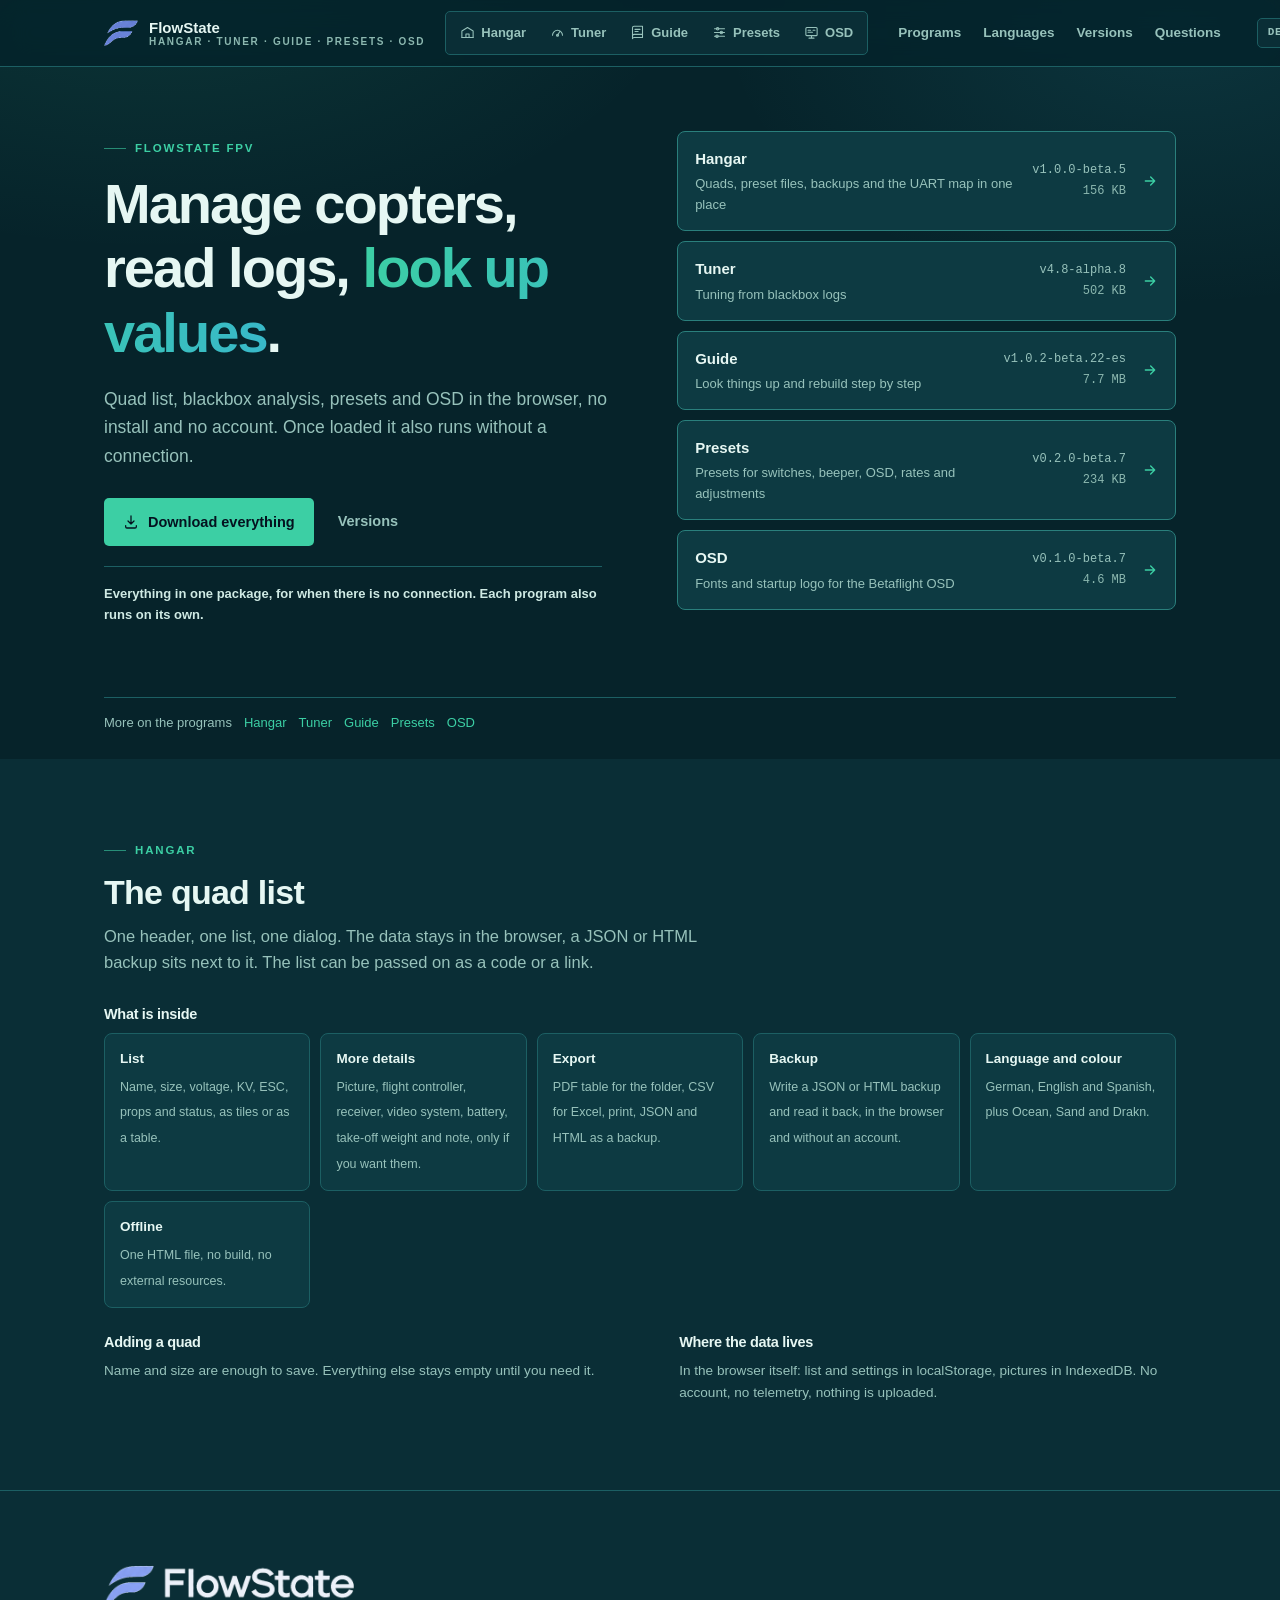
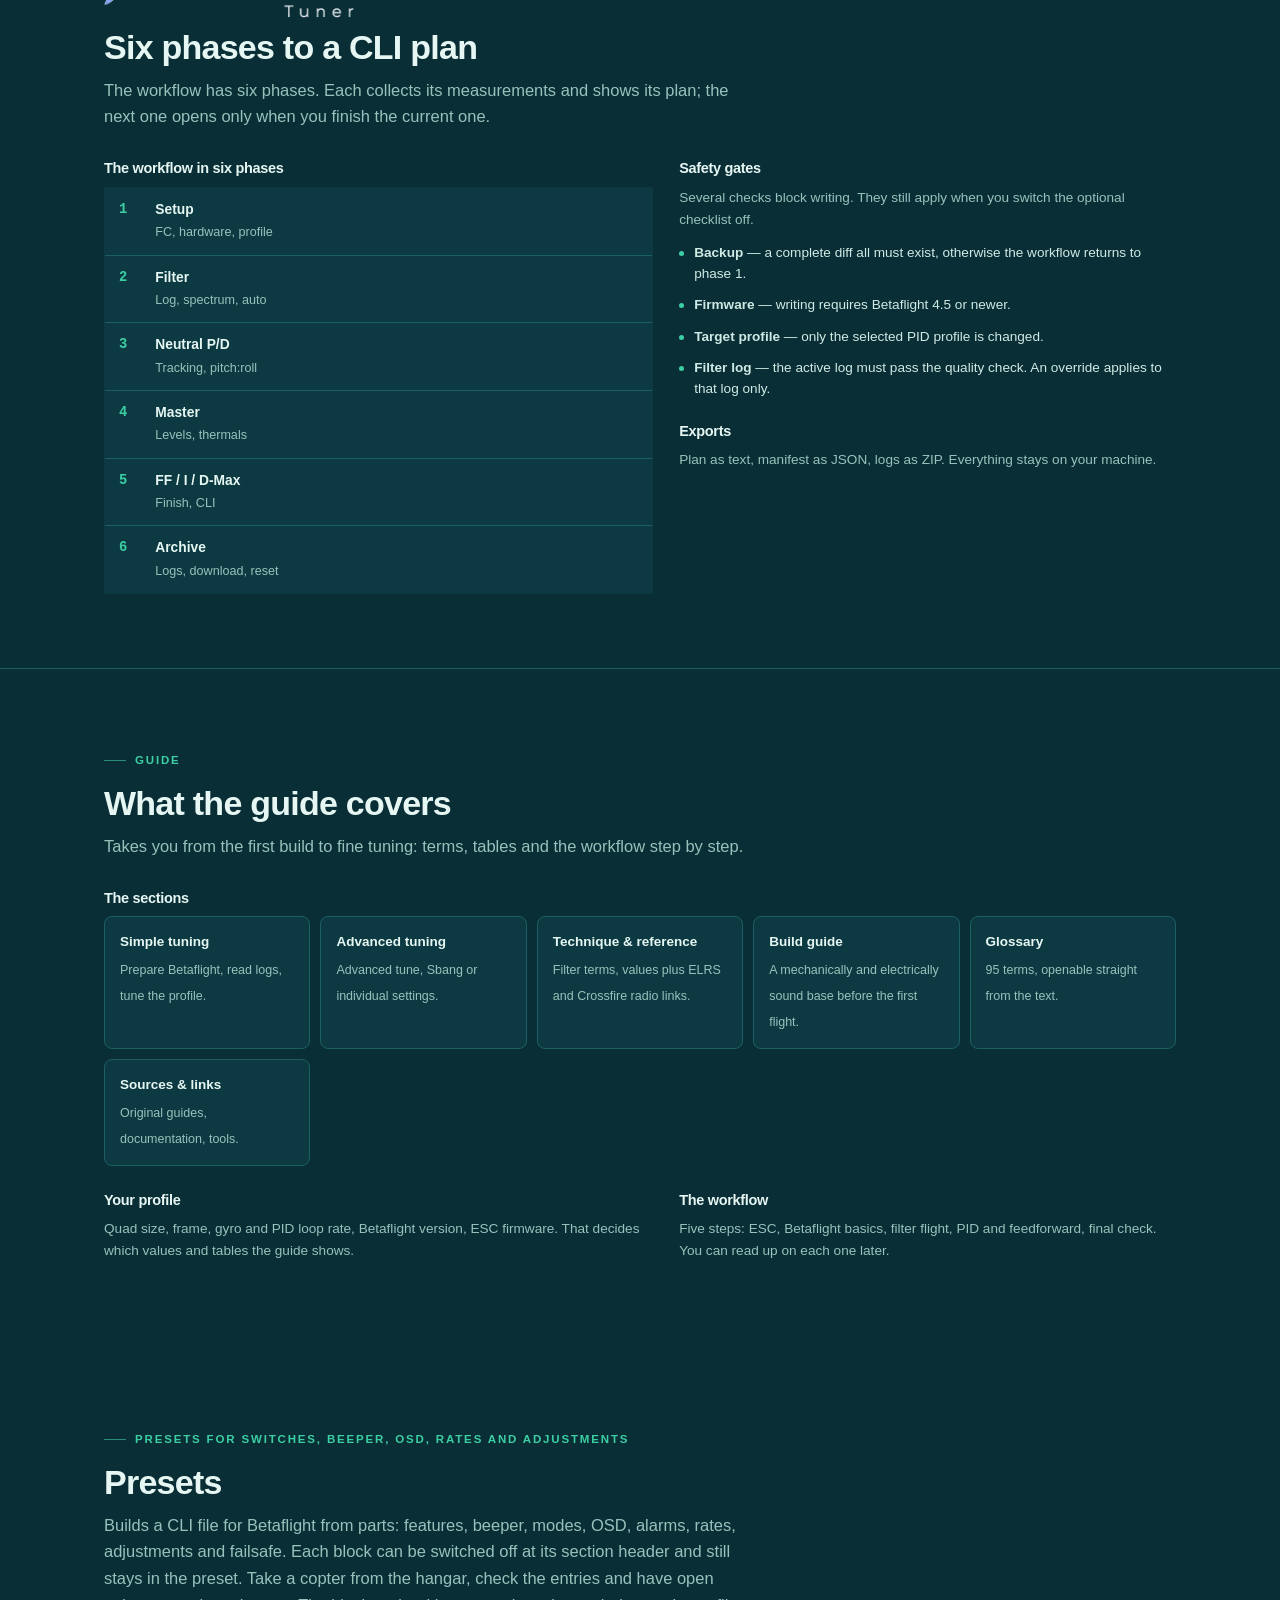
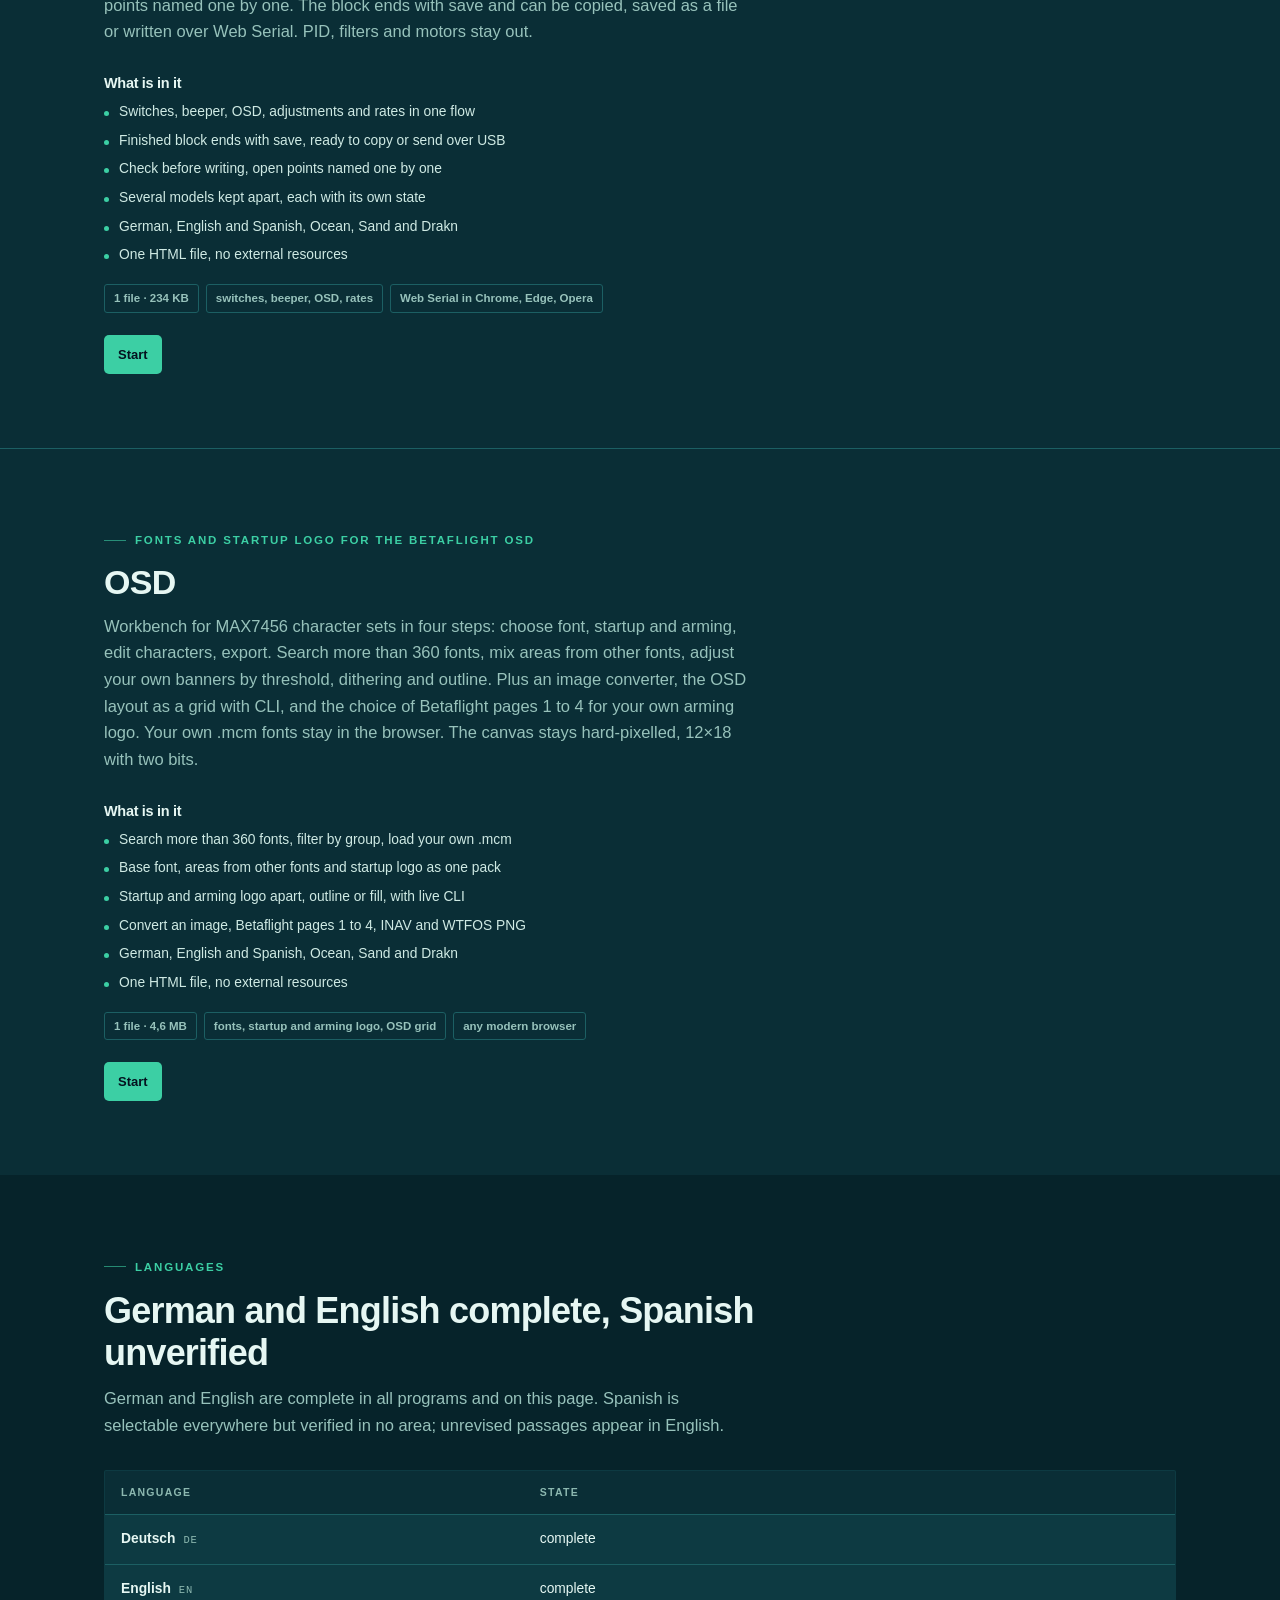
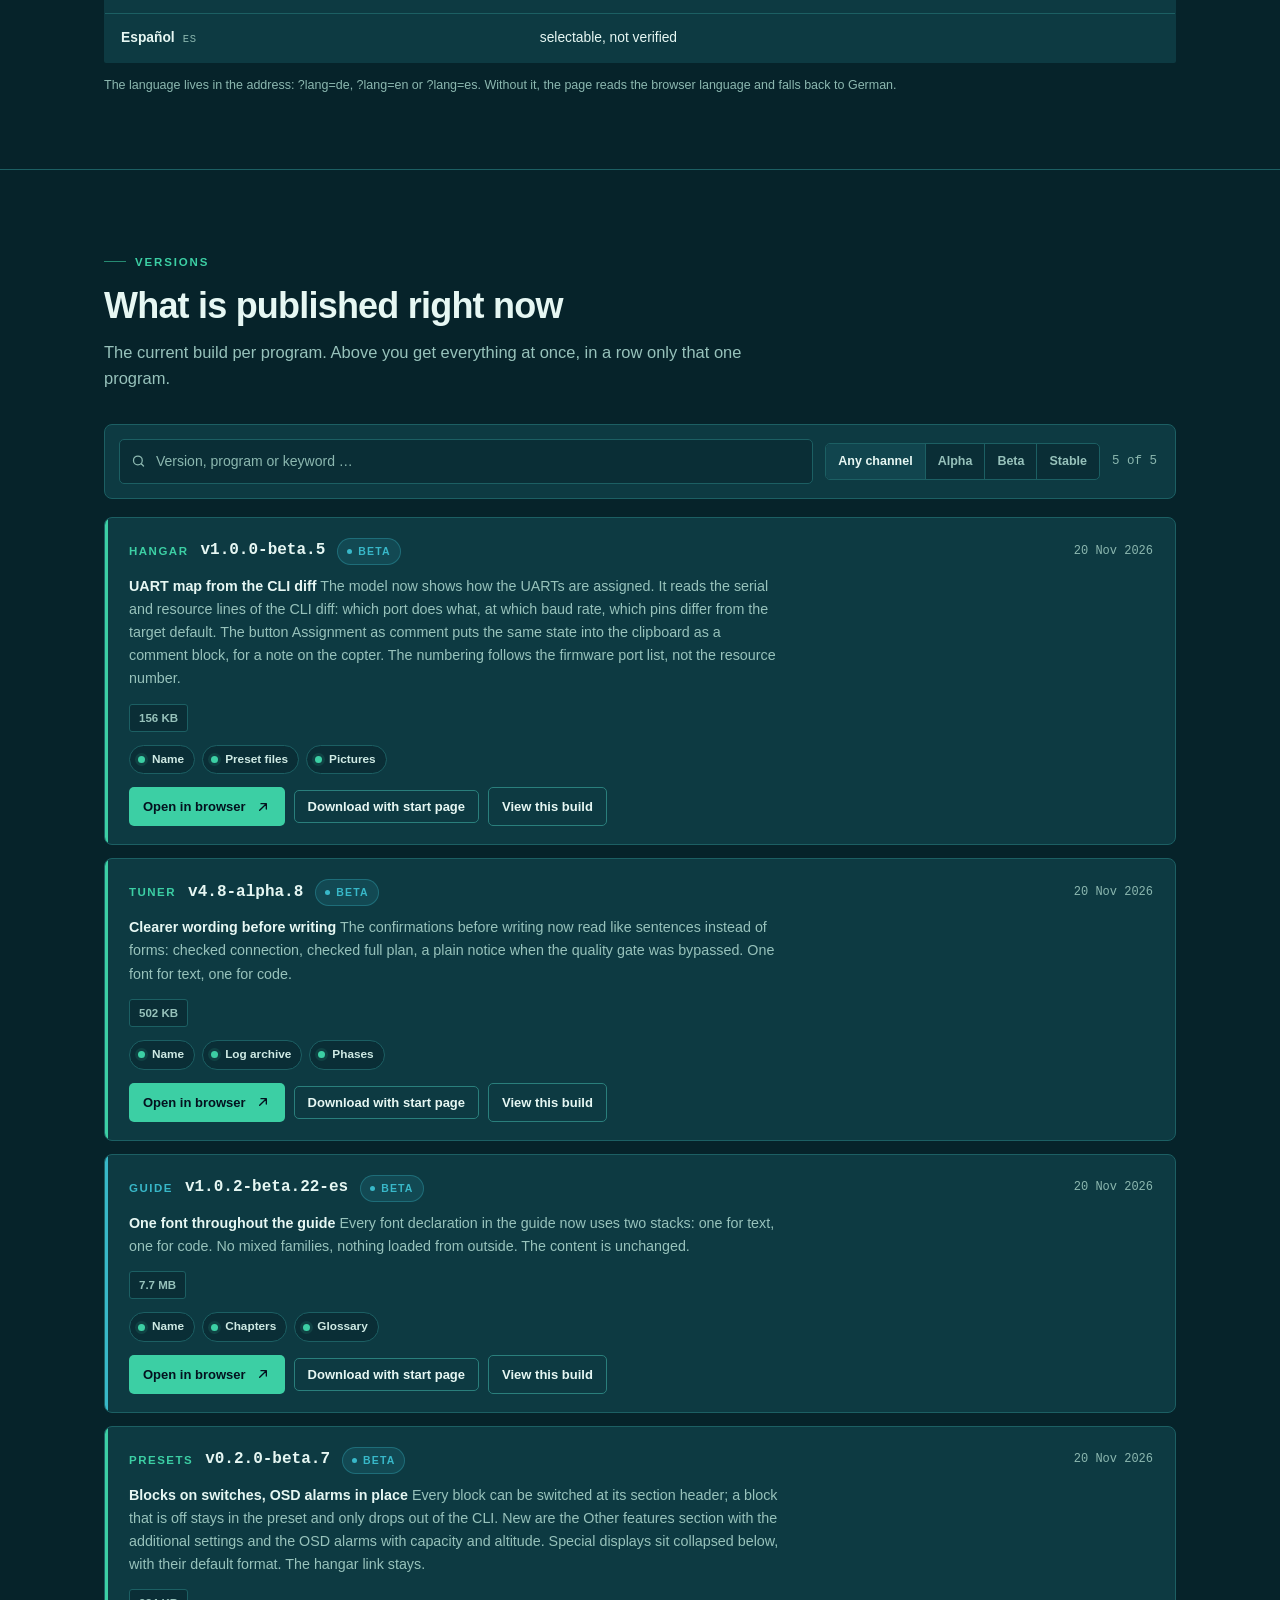
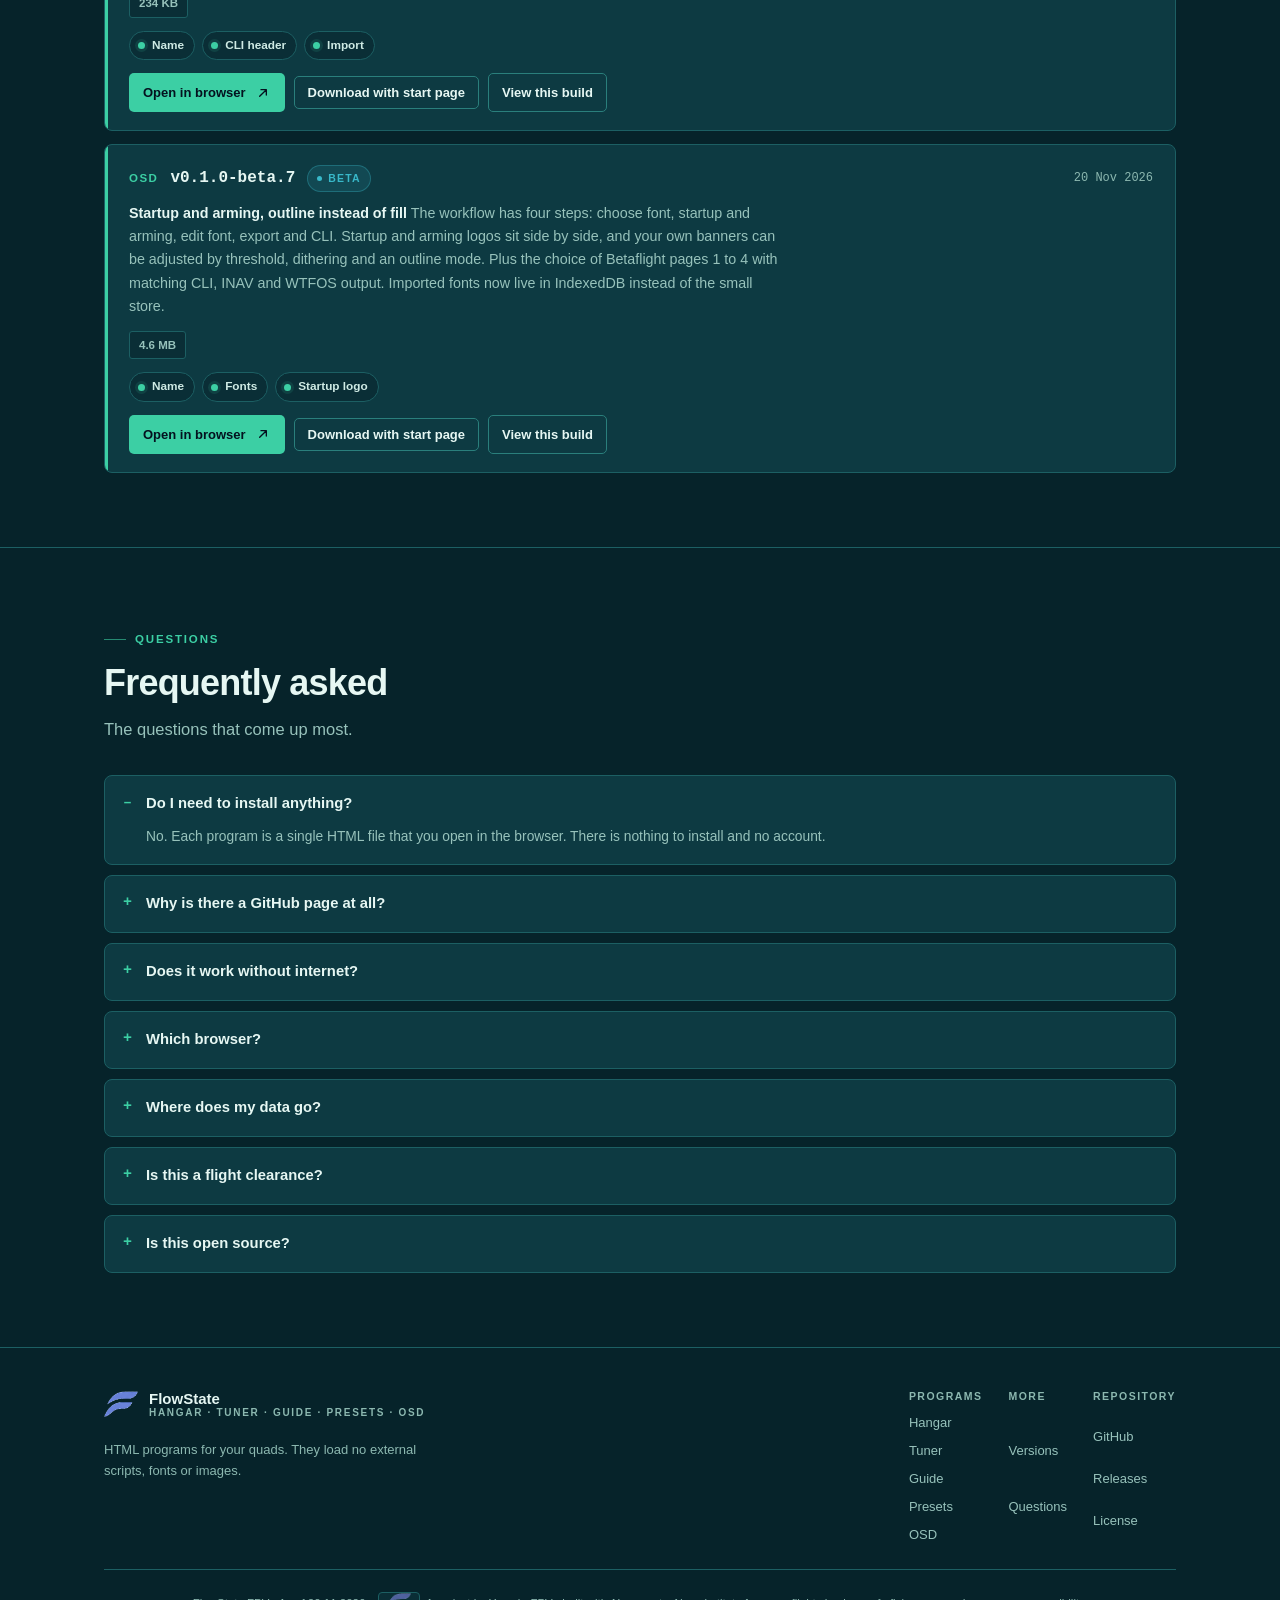
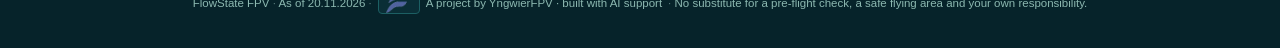
<file: index.html>
<!DOCTYPE html>
<html lang="de" data-lang="de" data-theme="ocean">
<head>
<meta charset="utf-8">
<meta name="viewport" content="width=device-width, initial-scale=1">
<title>FlowState FPV · Copter, Logs, Presets, OSD</title>
<meta name="description" content="Copter-Liste, Blackbox-Logs, Presets und OSD-Fonts im Browser. Der Hangar führt die Copter-Liste mit Bild und liest den Flight Controller aus, der Tuner wertet Logs aus und schreibt einen CLI-Plan, Presets bauen Schalter, Beeper und Raten, das OSD bearbeitet Fonts und Startlogo, der Guide erklärt Ablauf, Filter und Begriffe.">
<meta name="theme-color" content="#06232a">
<link rel="icon" href="assets/images/favicon.png" type="image/png">
<link rel="stylesheet" href="assets/css/style.css">
<script>
  (function () {
    var d = document.documentElement;
    d.classList.add('js');
    try {
      // Gespeichert wird der Name, den auch der Tuner kennt (dunkel/hell/creme);
      // hier wird er auf Ocean, Sand und Drakn abgebildet.
      var alt = { dark: 'ocean', light: 'sand', cream: 'drakn', linen: 'sand', crimson: 'drakn' };
      var theme = new URLSearchParams(location.search).get('theme');
      if (!theme) theme = localStorage.getItem('flowstate-theme');
      if (alt[theme]) theme = alt[theme];
      if (theme === 'ocean' || theme === 'sand' || theme === 'drakn') {
        d.setAttribute('data-theme', theme);
        if (new URLSearchParams(location.search).get('theme')) {
          try { localStorage.setItem('flowstate-theme', theme); } catch (e) {}
        }
      }
      var query = new URLSearchParams(location.search).get('lang');
      var lang = query || localStorage.getItem('flowstate-lang');
      if (lang !== 'de' && lang !== 'en' && lang !== 'es') {
        var browser = (navigator.language || 'en').toLowerCase();
        lang = browser.indexOf('de') === 0 ? 'de' : browser.indexOf('es') === 0 ? 'es' : 'en';
      }
      d.setAttribute('data-lang', lang);
      d.setAttribute('lang', lang);
    } catch (e) {}
  })();
</script>
</head>
<body>

<a class="sr-only" href="#uebersicht">Zum Inhalt</a>

<header class="site-header">
  <div class="wrap header-inner">
    <a class="brand" href="./">
      <img class="brand-mark" src="assets/images/mark.png" alt="" width="34" height="27" decoding="async">
      <span class="brand-text">
        <span class="brand-name">FlowState</span>
        <span class="brand-sub" data-module-names>Hangar · Tuner · Guide</span>
      </span>
    </a>

    <div class="app-switch" id="app-switch" role="group" aria-label="Programme">
      <span class="app-switch__pill" aria-hidden="true"></span>
      <a class="app-switch__item" href="hangar/" data-app="hangar">
        <svg viewBox="0 0 24 24" fill="none" stroke="currentColor" stroke-width="1.7" stroke-linecap="round" stroke-linejoin="round" aria-hidden="true"><path d="M3 20V9.5L12 4l9 5.5V20"/><path d="M3 20h18"/><path d="M9.5 20v-5.5h5V20"/></svg>
        <span data-i18n="apps.hangar">Hangar</span>
      </a>
      <a class="app-switch__item" href="tuner/" data-app="tuner">
        <svg viewBox="0 0 24 24" fill="none" stroke="currentColor" stroke-width="1.7" stroke-linecap="round" stroke-linejoin="round" aria-hidden="true"><path d="M4 16.5a8 8 0 1 1 16 0"/><path d="M12 16.5 16 10"/><circle cx="12" cy="16.5" r="1.6"/></svg>
        <span data-i18n="apps.tuner">Tuner</span>
      </a>
      <a class="app-switch__item" href="guide/" data-app="guide">
        <svg viewBox="0 0 24 24" fill="none" stroke="currentColor" stroke-width="1.7" stroke-linecap="round" stroke-linejoin="round" aria-hidden="true"><path d="M4 4.5A2.5 2.5 0 0 1 6.5 2H20v18H6.5A2.5 2.5 0 0 0 4 22V4.5Z"/><path d="M4 17.5A2.5 2.5 0 0 1 6.5 15H20"/><path d="M8 7h8M8 10.5h5"/></svg>
        <span data-i18n="apps.guide">Guide</span>
      </a>
    </div>

    <nav class="nav" aria-label="Navigation">
      <a href="#uebersicht" data-i18n="nav.projects">Programme</a>
      <a href="#sprachen" data-i18n="nav.langs">Sprachen</a>
      <a href="#versionen" data-i18n="nav.versions">Versionen</a>
      <a href="#fragen" data-i18n="nav.faq">Fragen</a>
    </nav>

    <div class="header-actions">
      <div class="lang-switch" role="group" aria-label="Sprache">
        <button type="button" data-lang-btn="de" aria-pressed="true">DE</button>
        <button type="button" data-lang-btn="en" aria-pressed="false">EN</button>
        <button type="button" data-lang-btn="es" aria-pressed="false">ES</button>
      </div>
      <div class="theme-switch" id="theme-switch" role="group" aria-label="Farben">
        <button class="theme-option" type="button" data-theme-set="ocean" aria-label="Ocean" aria-pressed="true">
          <span class="theme-dots" aria-hidden="true" style="--sw-1:#0b383e;--sw-2:#155b5b;--sw-3:#1e746b;--sw-4:#258c71;--sw-5:#2ca387"><i></i><i></i><i></i><i></i><i></i></span>
        </button>
        <button class="theme-option" type="button" data-theme-set="sand" aria-label="Sand" aria-pressed="false">
          <span class="theme-dots" aria-hidden="true" style="--sw-1:#c9e0f0;--sw-2:#f4f6f5;--sw-3:#c4b69c;--sw-4:#f0e6cb;--sw-5:#ecbda9"><i></i><i></i><i></i><i></i><i></i></span>
        </button>
        <button class="theme-option" type="button" data-theme-set="drakn" aria-label="Drakn" aria-pressed="false">
          <span class="theme-dots" aria-hidden="true" style="--sw-1:#dd2328;--sw-2:#8e1e2c;--sw-3:#5a152a;--sw-4:#3f092b;--sw-5:#140a25"><i></i><i></i><i></i><i></i><i></i></span>
        </button>
      </div>
      <button class="icon-btn update-btn" type="button" id="update-check" aria-label="Stand prüfen" title="Stand prüfen" data-i18n-aria="update.title" data-i18n-title="update.title">
        <svg viewBox="0 0 24 24" fill="none" stroke="currentColor" stroke-width="1.9" stroke-linecap="round" stroke-linejoin="round" aria-hidden="true"><path d="M20 12a8 8 0 1 1-2.5-5.8"/><path d="M20 3.5V9h-5.5"/></svg>
      </button>
      <button class="icon-btn report-btn" type="button" id="report-check" aria-label="Fehler melden" title="Fehler melden" data-i18n-aria="report.title" data-i18n-title="report.title">
        <svg viewBox="0 0 24 24" fill="none" stroke="currentColor" stroke-width="1.9" stroke-linecap="round" stroke-linejoin="round" aria-hidden="true"><ellipse cx="12" cy="13" rx="4" ry="5.6"/><path d="M9.4 7.6a2.6 2.6 0 0 1 5.2 0"/><path d="m9.3 5.4 1.3 1.6M14.7 5.4l-1.3 1.6"/><path d="M8 10.4 4.8 9M8 13H4.6M8 15.6 4.8 17M16 10.4 19.2 9M16 13h3.4M16 15.6 19.2 17"/></svg>
      </button>
      <a class="icon-btn" href="https://github.com/YngwieRfpv/flowstate-fpv-tuner" target="_blank" rel="noopener" aria-label="GitHub">
        <svg viewBox="0 0 16 16" fill="currentColor" aria-hidden="true"><path d="M8 0C3.58 0 0 3.58 0 8c0 3.54 2.29 6.53 5.47 7.59.4.07.55-.17.55-.38 0-.19-.01-.82-.01-1.49-2.01.37-2.53-.49-2.69-.94-.09-.23-.48-.94-.82-1.13-.28-.15-.68-.52-.01-.53.63-.01 1.08.58 1.23.82.72 1.21 1.87.87 2.33.66.07-.52.28-.87.51-1.07-1.78-.2-3.64-.89-3.64-3.95 0-.87.31-1.59.82-2.15-.08-.2-.36-1.02.08-2.12 0 0 .67-.21 2.2.82.64-.18 1.32-.27 2-.27s1.36.09 2 .27c1.53-1.04 2.2-.82 2.2-.82.44 1.1.16 1.92.08 2.12.51.56.82 1.27.82 2.15 0 3.07-1.87 3.75-3.65 3.95.29.25.54.73.54 1.48 0 1.07-.01 1.93-.01 2.2 0 .21.15.46.55.38A8.01 8.01 0 0 0 16 8c0-4.42-3.58-8-8-8Z"/></svg>
      </a>
    </div>
  </div>
</header>

<section class="app-stage" id="app-stage" hidden aria-label="Programm">
  <div class="app-stage__bar">
    <button type="button" class="app-stage__btn" id="app-stage-close">
      <svg viewBox="0 0 24 24" fill="none" stroke="currentColor" stroke-width="1.9" stroke-linecap="round" stroke-linejoin="round" aria-hidden="true"><path d="m15 18-6-6 6-6"/></svg>
      <span data-i18n="stage.back">Zurück zur Übersicht</span>
    </button>
    <span class="app-stage__title" id="app-stage-title">Guide</span>
    <a class="app-stage__btn app-stage__btn--quiet" id="app-stage-open" href="guide/" target="_blank" rel="noopener">
      <span data-i18n="stage.newTab">In neuem Tab</span>
      <svg viewBox="0 0 24 24" fill="none" stroke="currentColor" stroke-width="1.9" stroke-linecap="round" stroke-linejoin="round" aria-hidden="true"><path d="M14 4h6v6"/><path d="M20 4 11 13"/><path d="M19 14v5a1 1 0 0 1-1 1H5a1 1 0 0 1-1-1V6a1 1 0 0 1 1-1h5"/></svg>
    </a>
  </div>
  <div class="app-stage__frame">
    <div class="app-stage__loading" id="app-stage-loading">
      <span class="app-stage__spinner" aria-hidden="true"></span>
      <span data-i18n="stage.loading">Wird geladen</span>
      <p class="app-stage__slow" id="app-stage-slow" hidden>
        <a id="app-stage-slow-link" href="guide/" data-i18n="stage.slow">Lädt nicht im Rahmen, dann hier direkt öffnen</a>
      </p>
    </div>
    <iframe id="app-frame" title="Programm" src="about:blank" allow="serial; clipboard-write"></iframe>
  </div>
</section>

<main>

<section class="overview" id="uebersicht">
  <div class="wrap overview-grid">
    <div class="overview-copy">
      <p class="eyebrow" data-i18n="hero.eyebrow">FlowState FPV</p>
      <h1>
        <span data-i18n="hero.title1">Copter verwalten,</span><br>
        <span data-i18n="hero.title2">Logs auswerten,</span>
        <span class="accent" data-i18n="hero.accent">Werte nachschlagen</span>.
      </h1>
      <p class="hero-lede" data-i18n="hero.lede">Copter-Liste, Blackbox-Auswertung, Presets und OSD im Browser, ohne Installation und ohne Konto. Einmal geladen läuft es auch ohne Verbindung.</p>
      <div class="overview-actions">
        <button class="btn btn--primary" type="button" data-bundle="all">
          <svg viewBox="0 0 24 24" fill="none" stroke="currentColor" stroke-width="1.9" stroke-linecap="round" stroke-linejoin="round" aria-hidden="true"><path d="M12 3v12m0 0 4.5-4.5M12 15l-4.5-4.5"/><path d="M4 17.5V19a2 2 0 0 0 2 2h12a2 2 0 0 0 2-2v-1.5"/></svg>
          <span data-i18n="bundle.all">Alles herunterladen</span>
        </button>
        <a class="btn btn--quiet" href="#versionen" data-i18n="hero.cta4">Versionen</a>
      </div>
      <div class="bundle-info">
        <p class="bundle-info__lead" data-i18n="bundle.what">Alles in einem Paket, für den Fall ohne Verbindung. Jedes Programm läuft auch einzeln.</p>
        
        
      </div>
    </div>

    <div class="overview-list reveal" id="overview-list" aria-live="polite"></div>
    <p class="overview-links reveal">
      <span data-i18n="overview.sections">Mehr zu den Programmen</span>
      <span id="overview-links"><a href="#hangar">Hangar</a><a href="#tuner">Tuner</a><a href="#guide">Guide</a></span>
    </p>
  </div>
</section>
<section class="section section--detail" id="hangar">
  <div class="wrap">
    <div class="detail-head reveal">
      <div>
        <p class="eyebrow" data-i18n="hangar.eyebrow">Hangar</p>
        <h2 data-i18n="hangar.title">Die Copter-Liste</h2>
        <p class="lede" data-i18n="hangar.lede">Ein Kopf, eine Liste, ein Dialog. Die Daten bleiben im Browser, eine Sicherung als JSON oder HTML liegt daneben. Die Liste lässt sich als Code oder Link weitergeben.</p>
      </div>
    </div>

    <div class="reveal">
      <h3 class="sub-title" data-i18n="hangar.areas">Was drin ist</h3>
      <div class="area-grid">
        <div class="area"><strong data-i18n="area.list.t">Liste</strong><span data-i18n="area.list.d">Name, Größe, Spannung, KV, ESC, Props und Status, wahlweise als Kacheln oder als Tabelle.</span></div>
        <div class="area"><strong data-i18n="area.detail.t">Mehr Details</strong><span data-i18n="area.detail.d">Bild, Flight Controller, Empfänger, Videosystem, Akku, Abfluggewicht und Notiz, nur auf Wunsch.</span></div>
        <div class="area"><strong data-i18n="area.export.t">Export</strong><span data-i18n="area.export.d">PDF-Tabelle für die Ablage, CSV für Excel, Druck, JSON und HTML als Sicherung.</span></div>
        <div class="area"><strong data-i18n="area.backup.t">Sicherung</strong><span data-i18n="area.backup.d">JSON- oder HTML-Backup schreiben und wieder einlesen, im Browser und ohne Konto.</span></div>
        <div class="area"><strong data-i18n="area.lang.t">Sprache und Farbe</strong><span data-i18n="area.lang.d">Deutsch, Englisch und Spanisch, dazu Ozean, Leinen und Dunkelrot.</span></div>
        <div class="area"><strong data-i18n="area.offline.t">Offline</strong><span data-i18n="area.offline.d">Eine HTML-Datei, kein Build, keine fremden Ressourcen.</span></div>
      </div>
    </div>

    <div class="detail-grid" style="margin-top:26px">
      <div class="reveal">
        <h3 class="sub-title" data-i18n="hangar.check">Anlegen</h3>
        <p class="sub-text" data-i18n="hangar.check.lede">Name und Größe reichen zum Speichern. Alles andere bleibt leer, bis du es brauchst.</p>
      </div>
      <div class="reveal">
        <h3 class="sub-title" data-i18n="hangar.data">Wo die Daten liegen</h3>
        <p class="sub-text" data-i18n="hangar.data.lede">Im Browser selbst: Liste und Einstellungen im localStorage, Bilder in IndexedDB. Kein Konto, keine Telemetrie, nichts wird hochgeladen.</p>
      </div>
    </div>
  </div>
</section>

<section class="section section--detail" id="tuner">
  <div class="wrap">
    <div class="detail-head reveal">
      <div>
        <img class="tuner-logo tuner-logo--dunkel" src="assets/images/logo-tuner.png" alt="Tuner" width="560" height="118" decoding="async">
        <img class="tuner-logo tuner-logo--hell" src="assets/images/logo-tuner-hell.png" alt="Tuner" width="560" height="118" decoding="async">
        <h2 data-i18n="tuner.title">Sechs Phasen bis zum CLI-Plan</h2>
        <p class="lede" data-i18n="tuner.lede">Der Ablauf hat sechs Phasen. Jede sammelt ihre Messwerte und zeigt ihren Plan. Weiter geht es erst, wenn du die Phase abschließt.</p>
      </div>
    </div>

    <div class="detail-grid">
      <div class="reveal">
        <h3 class="sub-title" data-i18n="tuner.phases">Der Ablauf in sechs Phasen</h3>
        <table class="phase-table">
          <tbody id="phase-body"></tbody>
        </table>
      </div>

      <div class="reveal">
        <h3 class="sub-title" data-i18n="tuner.gates">Sicherheits-Gates</h3>
        <p class="sub-text" data-i18n="tuner.gates.lede">Mehrere Prüfungen blockieren das Schreiben. Sie greifen auch dann, wenn du die optionale Checkliste abgeschaltet hast.</p>
        <ul class="notes-list">
          <li><span><strong data-i18n="gate.backup.t">Backup</strong> — <span data-i18n="gate.backup.d">ein vollständiges diff all muss vorliegen, sonst springt der Ablauf zurück in Phase 1.</span></span></li>
          <li><span><strong data-i18n="gate.firmware.t">Firmware</strong> — <span data-i18n="gate.firmware.d">Schreiben nur mit Betaflight 4.5 oder neuer.</span></span></li>
          <li><span><strong data-i18n="gate.profile.t">Zielprofil</strong> — <span data-i18n="gate.profile.d">nur das gewählte PID-Profil wird verändert.</span></span></li>
          <li><span><strong data-i18n="gate.filter.t">Filterlog</strong> — <span data-i18n="gate.filter.d">das aktive Log muss die Qualitätsprüfung bestehen. Ein Override gilt nur für genau dieses Log.</span></span></li>
        </ul>

        <h3 class="sub-title" style="margin-top:24px" data-i18n="tuner.exports">Exporte</h3>
        <p class="sub-text" data-i18n="tuner.exports.lede">Plan als Text, Manifest als JSON, Logs als ZIP. Alles bleibt auf deinem Rechner.</p>
      </div>
    </div>
  </div>
</section>

<section class="section section--detail" id="guide">
  <div class="wrap">
    <div class="detail-head reveal">
      <div>
        <p class="eyebrow" data-i18n="guide.eyebrow">Guide</p>
        <h2 data-i18n="guide.title">Was im Guide steht</h2>
        <p class="lede" data-i18n="guide.lede">Führt vom ersten Build bis zum Feintuning: Begriffe, Tabellen und der Ablauf Schritt für Schritt.</p>
      </div>
    </div>

    <div class="reveal">
      <h3 class="sub-title" data-i18n="guide.areas">Die Bereiche</h3>
      <div class="area-grid">
        <div class="area"><strong data-i18n="area.simple.t">Simple Tuning</strong><span data-i18n="area.simple.d">Betaflight vorbereiten, Logs lesen, Profil abstimmen.</span></div>
        <div class="area"><strong data-i18n="area.advanced.t">Advanced Tuning</strong><span data-i18n="area.advanced.d">Advanced Tune, Sbang oder einzelne Einstellungen.</span></div>
        <div class="area"><strong data-i18n="area.ref.t">Technik & Referenz</strong><span data-i18n="area.ref.d">Filterbegriffe, Werte sowie ELRS- und Crossfire-Funkstrecken.</span></div>
        <div class="area"><strong data-i18n="area.build.t">Build-Guide</strong><span data-i18n="area.build.d">Mechanisch und elektrisch saubere Basis vor dem Erstflug.</span></div>
        <div class="area"><strong data-i18n="area.glossary.t">Glossar</strong><span data-i18n="area.glossary.d">95 Begriffe, direkt im Text aufrufbar.</span></div>
        <div class="area"><strong data-i18n="area.sources.t">Quellen & Links</strong><span data-i18n="area.sources.d">Originalanleitungen, Dokumentation, Werkzeuge.</span></div>
      </div>
    </div>

    <div class="detail-grid" style="margin-top:26px">
      <div class="reveal">
        <h3 class="sub-title" data-i18n="guide.profile">Dein Profil</h3>
        <p class="sub-text" data-i18n="guide.profile.lede">Coptergröße, Frame, Gyro- und PID-Taktrate, Betaflight-Version, ESC-Firmware. Danach richtet sich, welche Werte und Tabellen der Guide zeigt.</p>
      </div>
      <div class="reveal">
        <h3 class="sub-title" data-i18n="guide.workspace">Der Ablauf</h3>
        <p class="sub-text" data-i18n="guide.workspace.lede">Fünf Schritte: ESC, Betaflight-Basis, Filterflug, PID und Feedforward, Abschlussprüfung. Jeden Schritt kannst du später nachlesen.</p>
      </div>
    </div>
  </div>
</section>

<div id="program-details"></div>

<section class="section" id="sprachen">
  <div class="wrap">
    <div class="section-head reveal">
      <p class="eyebrow" data-i18n="langs.eyebrow">Sprachen</p>
      <h2 data-i18n="langs.title">Deutsch und Englisch vollständig, Spanisch ungeprüft</h2>
      <p class="lede" data-i18n="langs.lede">Deutsch und Englisch sind bei allen Programmen und in dieser Übersicht vollständig. Spanisch ist überall auswählbar, aber in keinem Bereich geprüft; offene Stellen erscheinen auf Englisch.</p>
    </div>

    <div class="reveal">
      <table class="lang-table">
        <thead>
          <tr>
            <th scope="col" data-i18n="langs.h.language">Sprache</th>
            <th scope="col" data-i18n="langs.h.status">Stand</th>
          </tr>
        </thead>
        <tbody>
          <tr>
            <th scope="row"><strong>Deutsch</strong><span class="lang-code">DE</span></th>
            <td data-i18n="langs.status.full">vollständig</td>
          </tr>
          <tr>
            <th scope="row"><strong>English</strong><span class="lang-code">EN</span></th>
            <td data-i18n="langs.status.full">vollständig</td>
          </tr>
          <tr>
            <th scope="row"><strong>Español</strong><span class="lang-code">ES</span></th>
            <td data-i18n="langs.status.open">wählbar, nicht geprüft</td>
          </tr>
        </tbody>
      </table>
      <p class="lang-note" data-i18n="langs.note">Die Sprache steht in der Adresse: ?lang=de, ?lang=en oder ?lang=es. Ohne Angabe nimmt die Seite die Browsersprache und fällt sonst auf Deutsch zurück.</p>
    </div>
  </div>
</section>

<section class="section" id="versionen">
  <div class="wrap">
    <div class="section-head reveal">
      <p class="eyebrow" data-i18n="versions.eyebrow">Versionen</p>
      <h2 data-i18n="versions.title">Was gerade veröffentlicht ist</h2>
      <p class="lede" data-i18n="versions.lede">Je Programm die aktuelle Fassung. Oben lädt alles auf einmal, in der Zeile nur das eine Programm.</p>
    </div>

    <div class="toolbar reveal">
      <label class="search">
        <span class="sr-only" data-i18n="search.label">Versionen durchsuchen</span>
        <svg viewBox="0 0 24 24" fill="none" stroke="currentColor" stroke-width="2" stroke-linecap="round" aria-hidden="true"><circle cx="11" cy="11" r="7"/><path d="m20 20-3.5-3.5"/></svg>
        <input id="search" type="search" data-i18n-placeholder="search.placeholder" placeholder="Version, Programm oder Stichwort …" autocomplete="off" spellcheck="false">
      </label>

      <div class="segmented" role="group" aria-label="Kanal">
        <button type="button" data-filter="channel" data-value="all" aria-pressed="true" data-i18n="filter.anyChannel">Jeder Kanal</button>
        <button type="button" data-filter="channel" data-value="alpha" aria-pressed="false">Alpha</button>
        <button type="button" data-filter="channel" data-value="beta" aria-pressed="false">Beta</button>
        <button type="button" data-filter="channel" data-value="rc" aria-pressed="false" data-i18n-aria="channel.rc" hidden>RC</button>
        <button type="button" data-filter="channel" data-value="stable" aria-pressed="false">Stable</button>
      </div>

      <span class="toolbar-count" id="result-count" aria-live="polite">—</span>
    </div>

    <div class="release-list" id="release-list"></div>
  </div>
</section>

<section class="section" id="fragen">
  <div class="wrap">
    <div class="section-head reveal">
      <p class="eyebrow" data-i18n="faq.eyebrow">Fragen</p>
      <h2 data-i18n="faq.title">Häufige Fragen</h2>
      <p class="lede" data-i18n="faq.lede">Die Fragen, die am häufigsten kommen.</p>
    </div>

    <div class="faq reveal">
      <details open>
        <summary data-i18n="faq.install.q">Muss ich etwas installieren?</summary>
        <p data-i18n="faq.install.a">Nein. Jedes Programm besteht aus einer HTML-Datei, die du im Browser öffnest. Es gibt nichts zu installieren und kein Konto.</p>
      </details>
      <details>
        <summary data-i18n="faq.pages.q">Warum gibt es überhaupt eine GitHub-Seite?</summary>
        <p data-i18n="faq.pages.a">GitHub Pages liefert nur Dateien aus, die im Repository liegen. Es startet nichts und es baut nichts. Damit eine Adresse wie /tuner/ funktioniert, muss in den Repository-Einstellungen unter Pages der Branch ausgewählt sein, in dem die Dateien liegen.</p>
      </details>
      <details>
        <summary data-i18n="faq.offline.q">Funktioniert das auch ohne Internet?</summary>
        <p data-i18n="faq.offline.a">Ja. Die Dateien laden keine externen Skripte, Schriften oder Bilder. Du kannst sie herunterladen oder direkt öffnen, das WLAN kann dabei aus bleiben. Nur die Verweise im Guide führen ins Netz: Sie öffnen sich erst mit Verbindung, der Inhalt braucht sie nicht.</p>
      </details>
      <details>
        <summary data-i18n="faq.browser.q">Welcher Browser?</summary>
        <p data-i18n="faq.browser.a">Der Guide läuft in jedem modernen Browser, auch auf dem Handy. Für die Verbindung zum Flight Controller braucht der Tuner Web Serial. Chrome, Edge und Opera haben es am Desktop eingebaut. In anderen Chromium-Browsern kann es funktionieren, getestet ist das aber nicht. Brave liefert Web Serial abgeschaltet, du musst es erst in den Einstellungen einschalten. Bei Vivaldi fehlte es in manchen Versionen. Firefox und Safari haben es gar nicht. Die Log-Analyse funktioniert in jedem Browser.</p>
      </details>
      <details>
        <summary data-i18n="faq.data.q">Wohin gehen meine Daten?</summary>
        <p data-i18n="faq.data.a">Die Daten bleiben auf deinem Gerät. Einstellungen und Profil liegen im Browser-Speicher, es gibt kein Backend und keine Telemetrie.</p>
      </details>
      <details>
        <summary data-i18n="faq.safe.q">Ist das eine Flugfreigabe?</summary>
        <p data-i18n="faq.safe.a">Nein. Der Tuner ist eine Alpha: Der Schreibpfad ist an echter Hardware und im Flug nicht getestet. Schreiben geht auf eigene Verantwortung, es gilt der Haftungsausschluss der Lizenz. Vorher sichern, Props ab, solange der Copter am USB hängt, und bei heißen Motoren, Desyncs oder unklarer Mechanik sofort aufhören.</p>
      </details>
      <details>
        <summary data-i18n="faq.license.q">Ist das Open Source?</summary>
        <p data-i18n="faq.license.a">Nein. Der Quelltext ist einsehbar, Bearbeitungen sind aber nicht erlaubt. Damit erfüllt die Lizenz die Open-Source-Definition nicht. Erlaubt ist die unveränderte Weitergabe mit Lizenz und Quellenverweis. Der Grund ist der Schreibzugriff auf den Flight Controller: Ungeprüfte Abwandlungen sollen nicht als fertige Fassung im Umlauf sein.</p>
      </details>
    </div>
  </div>
</section>

</main>

<footer class="site-footer">
  <div class="wrap">
    <div class="footer-top">
      <div>
        <a class="brand" href="./">
          <img class="brand-mark" src="assets/images/mark.png" alt="" width="34" height="27" decoding="async">
          <span class="brand-text">
            <span class="brand-name">FlowState</span>
            <span class="brand-sub" data-module-names>Hangar · Tuner · Guide</span>
          </span>
        </a>
        <p class="footer-note" data-i18n="footer.note">HTML-Programme für deine Copter. Sie laden keine externen Skripte, Schriften oder Bilder.</p>
      </div>

      <div class="footer-links">
        <div class="footer-col">
          <h4 data-i18n="footer.programs">Programme</h4>
          <div id="footer-programs">
            <a href="hangar/">Hangar</a>
            <a href="tuner/">Tuner</a>
            <a href="guide/">Guide</a>
            <a href="presets/">Presets</a>
            <a href="osd/">OSD</a>
          </div>
        </div>
        <div class="footer-col">
          <h4 data-i18n="footer.more">Mehr</h4>
          <a href="#versionen" data-i18n="nav.versions">Versionen</a>
          <a href="#fragen" data-i18n="nav.faq">Fragen</a>
        </div>
        <div class="footer-col">
          <h4 data-i18n="footer.repo">Repository</h4>
          <a href="https://github.com/YngwieRfpv/flowstate-fpv-tuner" target="_blank" rel="noopener">GitHub</a>
          <a href="https://github.com/YngwieRfpv/flowstate-fpv-tuner/releases" target="_blank" rel="noopener" data-i18n="footer.releases">Releases</a>
          <a href="https://github.com/YngwieRfpv/flowstate-fpv-tuner/blob/main/LICENSE" target="_blank" rel="noopener" data-i18n="footer.license">Lizenz</a>
        </div>
      </div>
    </div>

    <div class="footer-bottom">
      <span>FlowState FPV <span class="footer-sep" aria-hidden="true">·</span>
        <span data-i18n="footer.asOf">Stand</span> <span data-hero-date>—</span>
        <span class="footer-sep" aria-hidden="true">·</span></span>
      <span class="footer-credit">
        <img class="footer-project-logo" src="assets/images/mark.png" alt="" width="42" height="22" decoding="async">
        <span data-i18n="footer.credit">Ein Projekt von YngwierFPV · KI-gestützt erstellt</span>
      </span>
      <span><span class="footer-sep" aria-hidden="true">·</span>
        <span data-i18n="footer.safety">Kein Ersatz für einen Pre-Flight-Check, sichere Flugfläche und eigene Verantwortung.</span></span>
    </div>
  </div>
</footer>

<dialog class="update-dialog" id="update-dialog" aria-labelledby="update-heading">
  <div class="update-dialog__head">
    <h2 id="update-heading" data-i18n="update.title">Stand prüfen</h2>
    <button class="update-dialog__close" type="button" id="update-close" aria-label="Schließen" data-i18n-aria="update.close">
      <svg viewBox="0 0 24 24" fill="none" stroke="currentColor" stroke-width="2" stroke-linecap="round" aria-hidden="true"><path d="m6 6 12 12M18 6 6 18"/></svg>
    </button>
  </div>
  <div class="update-dialog__body" id="update-body"></div>
  <p class="update-dialog__keep" data-i18n="update.keep">Eine Sicherung ist nicht nötig. Copter-Liste und Tuner-Stand liegen im Browser, nicht in den Dateien, und bleiben erhalten, wenn du die neue Fassung am selben Ort über die alte legst.</p>
</dialog>

<dialog class="update-dialog report-dialog" id="report-dialog" aria-labelledby="report-heading">
  <div class="update-dialog__head">
    <h2 id="report-heading" data-i18n="report.title">Fehler melden</h2>
    <button class="update-dialog__close" type="button" id="report-close" aria-label="Schließen" data-i18n-aria="report.close">
      <svg viewBox="0 0 24 24" fill="none" stroke="currentColor" stroke-width="2" stroke-linecap="round" aria-hidden="true"><path d="m6 6 12 12M18 6 6 18"/></svg>
    </button>
  </div>
  <div class="update-dialog__body report-body">
    <label class="report-field" for="report-program">
      <span class="report-label" data-i18n="report.program">Programm</span>
      <select id="report-program">
        <option value="hub" selected>FlowState FPV</option>
        <option value="hangar">Hangar</option>
        <option value="tuner">Tuner</option>
        <option value="guide">Guide</option>
      </select>
    </label>
    <label class="report-field" for="report-text">
      <span class="report-label" data-i18n="report.what">Was ist passiert?</span>
      <textarea id="report-text" rows="5" spellcheck="true" data-i18n-placeholder="report.whatPh" placeholder="Was hast du gemacht, was ist passiert, was hast du erwartet?"></textarea>
    </label>
    <label class="report-field" for="report-contact">
      <span class="report-label" data-i18n="report.contact">Kontakt (freiwillig)</span>
      <input id="report-contact" type="text" autocomplete="off" data-i18n-placeholder="report.contactPh" placeholder="Mail oder Name, wenn eine Rückfrage erlaubt ist">
    </label>
    <div class="report-trap" aria-hidden="true">
      <label for="report-hp">Website</label>
      <input id="report-hp" type="text" tabindex="-1" autocomplete="off">
    </div>
    <div class="report-actions">
      <button class="btn btn--sm btn--primary" type="button" id="report-telegram" data-i18n="report.sendTelegram" title="Im Telegram-Fenster den Bot @flowstate_fpv_feedback_bot auswählen">Mit Telegram senden</button>
      <button class="btn btn--sm btn--ghost" type="button" id="report-mail" data-i18n="report.sendMail">E-Mail schreiben</button>
      <button class="btn btn--sm btn--ghost" type="button" id="report-copy" data-i18n="report.copy">Bericht kopieren</button>
      <button class="btn btn--sm btn--ghost" type="button" id="report-discord" data-i18n="report.sendDiscord" hidden>Discord</button>
    </div>
    <p class="report-status" id="report-status" role="status" aria-live="polite"></p>
  </div>
  <p class="update-dialog__keep" data-i18n="report.hint">Angehangen werden Programm-Version, Datum und Browser-Kennung, sonst nichts.</p>
</dialog>

<script src="assets/data/versions.js"></script>
<script src="assets/js/markdown.js"></script>
<script src="assets/js/hub.js"></script>
</body>
</html>
</file>
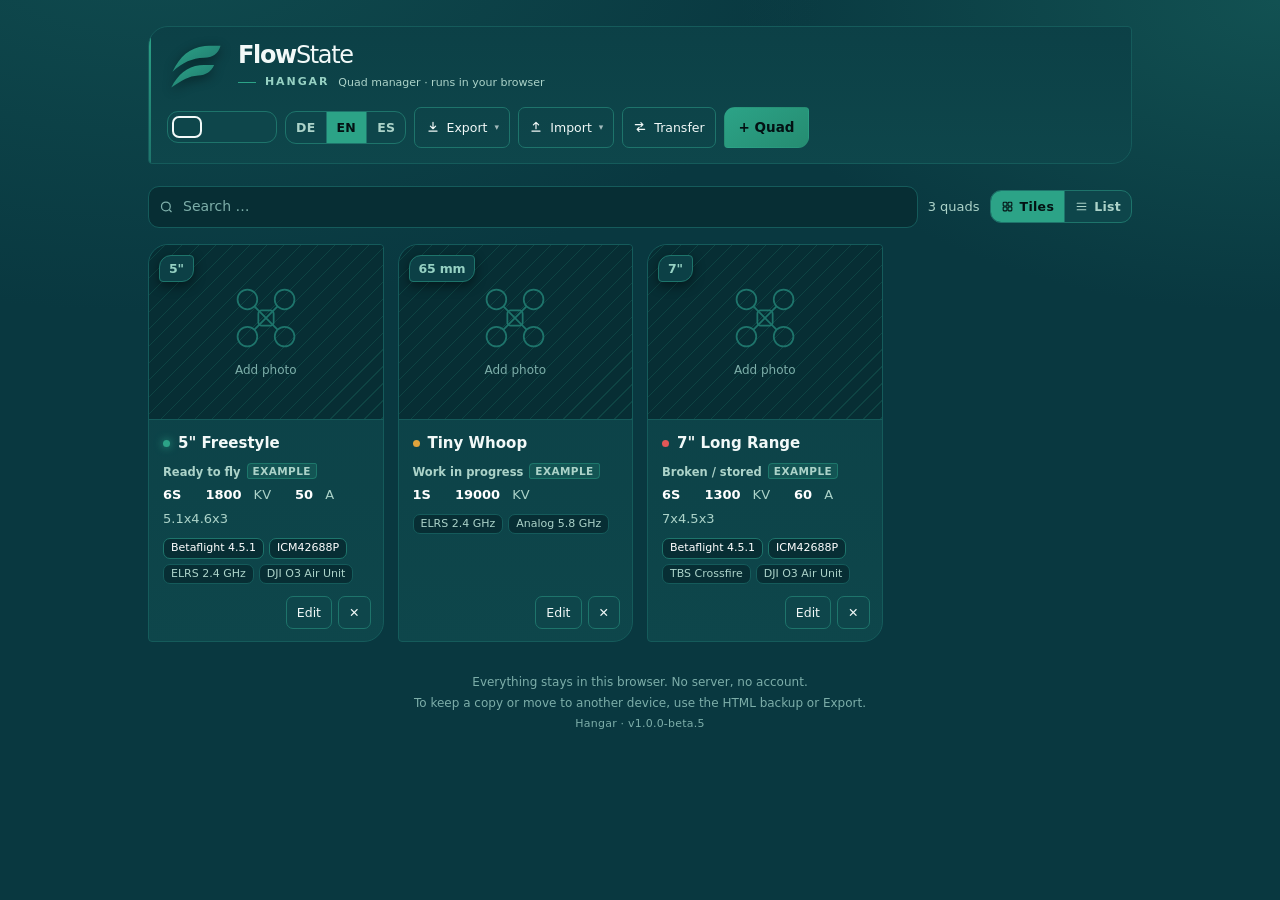
<file: hangar/index.html>
<!doctype html>
<html lang="de">
<head>
<meta charset="utf-8">
<meta name="viewport" content="width=device-width,initial-scale=1,viewport-fit=cover">
<meta name="theme-color" content="#093840">
<meta name="description" content="Hangar - Copter-Verwaltung. Größe in Zoll, Zellen, KV, ESC, Receiver, Videosystem. Offline, eine HTML-Datei.">
<title>Hangar — Copter-Verwaltung</title>
<style>
/* ===== Farbschemata (aus deinen Adobe-Color-Paletten) ===== */
:root,html[data-theme="ocean"]{
  /* Ocean: #093840 #155b5b #1e746b #258c71 #2ca387
     Flächen, Linien und Texttöne sind ausschließlich aus diesen fünf Werten gemischt. */
  --bg:#093840;
  --glow1:color-mix(in srgb,#155b5b 55%,#093840);
  --glow2:color-mix(in srgb,#1e746b 42%,#093840);
  --panel:color-mix(in srgb,#155b5b 24%,#093840);
  --panel2:color-mix(in srgb,#155b5b 40%,#093840);
  --field:color-mix(in srgb,#093840 82%,#000);
  --line:#155b5b;--line2:#1e746b;
  --text:color-mix(in srgb,#fff 94%,#2ca387);
  --muted:color-mix(in srgb,#fff 62%,#258c71);
  --dim:color-mix(in srgb,#fff 42%,#1e746b);
  --strong:#fff;
  --accent:#2ca387;--accent-d:#258c71;
  --accent-text:color-mix(in srgb,#2ca387 50%,#fff);
  --on-accent:color-mix(in srgb,#000 70%,#093840);
  --accent-soft:color-mix(in srgb,#2ca387 18%,transparent);
  --accent-ring:color-mix(in srgb,#2ca387 42%,transparent);
  /* Signalfarben bleiben schemefremd: ein Zustand muss in jedem Schema gleich lesbar sein. */
  --ok:#2ca387;--warn:#e0a33c;--bad:color-mix(in srgb,#d82828 78%,#fff);
  --shadow:rgba(0,0,0,.45);--backdrop:color-mix(in srgb,#093840 72%,transparent);
  --r-xl:20px;--r-lg:16px;--r-md:11px;--r-sm:7px;--r-edge:4px;--r-tile:12px;
  --logo-a:#2ca387;--logo-b:#1e746b;
  color-scheme:dark;
}
html[data-theme="sand"]{
  /* Sand (hell): #c9e0f0 #f4f6f5 #c4b69c #f0e6cb #ecbda9
     Karten liegen als warmer Cremeton auf hellem Grund, Eingaben kühl blau. */
  --bg:#f4f6f5;
  --glow1:color-mix(in srgb,#c9e0f0 60%,#f4f6f5);
  --glow2:color-mix(in srgb,#f0e6cb 72%,#f4f6f5);
  --panel:color-mix(in srgb,#f0e6cb 32%,#f4f6f5);
  --panel2:color-mix(in srgb,#f0e6cb 52%,#f4f6f5);
  --field:color-mix(in srgb,#c9e0f0 22%,#f4f6f5);
  --line:color-mix(in srgb,#c4b69c 50%,#f4f6f5);--line2:#c4b69c;
  --text:color-mix(in srgb,#000 80%,#c4b69c);
  --muted:color-mix(in srgb,#000 52%,#c4b69c);
  --dim:color-mix(in srgb,#000 42%,#c4b69c);
  --strong:color-mix(in srgb,#000 90%,#c4b69c);
  --accent:#ecbda9;--accent-d:color-mix(in srgb,#ecbda9 55%,#c4b69c);
  --accent-text:color-mix(in srgb,#000 40%,#ecbda9);
  --on-accent:color-mix(in srgb,#000 76%,#c4b69c);
  --accent-soft:color-mix(in srgb,#c9e0f0 60%,#f4f6f5);
  --accent-ring:color-mix(in srgb,#c4b69c 65%,transparent);
  --ok:color-mix(in srgb,#258c71 78%,#000);--warn:#a9751a;--bad:color-mix(in srgb,#d82828 88%,#000);
  --shadow:rgba(80,64,40,.18);--backdrop:color-mix(in srgb,#c4b69c 55%,transparent);
  --r-xl:17px;--r-lg:14px;--r-md:10px;--r-sm:6px;--r-edge:3px;--r-tile:11px;
  --logo-a:color-mix(in srgb,#000 40%,#ecbda9);--logo-b:#ecbda9;
  color-scheme:light;
}
html[data-theme="drakn"]{
  /* Drakn: #d82828 #8e1e2c #5a152a #390c2b #140a25 */
  --bg:#140a25;
  --glow1:color-mix(in srgb,#390c2b 90%,#140a25);
  --glow2:color-mix(in srgb,#5a152a 42%,#140a25);
  --panel:color-mix(in srgb,#390c2b 45%,#140a25);
  --panel2:color-mix(in srgb,#390c2b 70%,#140a25);
  --field:color-mix(in srgb,#140a25 86%,#000);
  --line:#5a152a;--line2:#8e1e2c;
  --text:color-mix(in srgb,#fff 95%,#d82828);
  --muted:color-mix(in srgb,#fff 58%,#8e1e2c);
  --dim:color-mix(in srgb,#fff 46%,#5a152a);
  --strong:#fff;
  --accent:#d82828;--accent-d:#8e1e2c;
  --accent-text:color-mix(in srgb,#d82828 42%,#fff);
  --on-accent:#fff;
  --accent-soft:color-mix(in srgb,#d82828 18%,transparent);
  --accent-ring:color-mix(in srgb,#d82828 45%,transparent);
  --ok:#2ca387;--warn:#e0a33c;--bad:color-mix(in srgb,#d82828 72%,#fff);
  --shadow:rgba(0,0,0,.55);--backdrop:color-mix(in srgb,#140a25 78%,transparent);
  --r-xl:13px;--r-lg:10px;--r-md:8px;--r-sm:5px;--r-edge:2px;--r-tile:8px;
  --logo-a:#d82828;--logo-b:#8e1e2c;
  color-scheme:dark;
}
*{box-sizing:border-box}
[hidden]{display:none!important}
html,body{margin:0;padding:0}
html{background:var(--bg)}
body{
  background:
    radial-gradient(1100px 620px at 12% -8%, var(--glow1) 0%, transparent 62%),
    radial-gradient(900px 520px at 100% 0%, var(--glow2) 0%, transparent 60%),
    var(--bg);
  color:var(--text);
  font:15px/1.55 ui-sans-serif,system-ui,-apple-system,"Segoe UI",Roboto,Arial,sans-serif;
  min-height:100vh;
  -webkit-text-size-adjust:100%;
}
.mono{font-family:ui-monospace,SFMono-Regular,Menlo,Consolas,monospace}
.wrap{max-width:1020px;margin:0 auto;padding:26px 18px 90px}

/* Formsprache: Bedienelemente (Buttons, Felder, Suche) gleichmaessig gerundet;
   tragende Flaechen (Top-Bar, Zeilen, Dialoge, Menues) diagonal gemischt:
   grosse Rundung (--r-lg/--r-xl) gegenueber kleine Kante (--r-edge) im selben Element.
   Statuspunkte bleiben Kreise. Je Schema dosiert: Ocean weich, Sand mittel, Drakn straff. */
/* FlowState masterbrand: unboxed emblem + wordmark, project name subordinate */
.top{display:flex;flex-wrap:wrap;gap:16px;align-items:center;justify-content:space-between;
  margin-bottom:22px;
  /* Der Farbstreifen links ist eine Hintergrundlage des Kopfs, kein gelegtes Kind:
     die Eckrundung schneidet ihn automatisch exakt ab, damit er an allen Radien
     buendig ist. Ein eigenes Element mit eigener border-radius stand dagegen immer
     um ein paar Pixel aus der Rundung heraus. */
  background:
    linear-gradient(180deg,var(--logo-a),var(--logo-b)) left top / 3px 100% no-repeat,
    linear-gradient(180deg,var(--panel),var(--panel2));
  background-origin:border-box;
  border:1px solid var(--line);border-radius:var(--r-xl) var(--r-edge) var(--r-xl) var(--r-edge);padding:15px 18px;
  position:relative}
.brand{display:flex;align-items:center;gap:15px;min-width:0;padding-left:3px}
.logo{width:53px;height:48px;flex:none;display:grid;place-items:center}
.logo svg{width:53px;height:48px;display:block;filter:drop-shadow(0 3px 6px var(--shadow))}
.brand-copy{display:flex;flex-direction:column;justify-content:center;min-width:0}
.brandline{margin:0;color:var(--text);font-size:24px;font-weight:640;
  letter-spacing:-1.35px;line-height:1.12;white-space:nowrap}
.brandline span{font-weight:370}
.projectline{display:flex;align-items:center;gap:9px;margin-top:5px}
.projectline::before{content:"";height:1px;width:18px;background:var(--accent);flex:none}
h1{font-size:11px;margin:0;letter-spacing:1.9px;font-weight:700;line-height:1.35;text-transform:uppercase;color:var(--accent-text)}
.sub{margin:0;color:var(--muted);font-size:11px;white-space:nowrap}
.btn.primary{border-radius:var(--r-md) var(--r-edge) var(--r-md) var(--r-edge)}
.tools{display:flex;gap:8px;flex-wrap:wrap}

.btn{appearance:none;border:1px solid var(--line2);background:var(--panel2);color:var(--text);
  padding:9px 14px;border-radius:var(--r-md);font:inherit;font-size:13.5px;cursor:pointer;
  display:inline-flex;align-items:center;gap:7px;transition:.14s}
.btn:hover{border-color:var(--accent);color:var(--text)}
.btn:active{transform:translateY(1px)}
.btn.primary{background:linear-gradient(145deg,var(--accent),var(--accent-d));border-color:transparent;color:var(--on-accent);font-weight:650}
.btn.primary:hover{filter:brightness(1.07);color:var(--on-accent)}
.btn.ghost{background:transparent}
.btn.danger:hover{border-color:var(--bad);color:var(--bad)}
.btn.sm{padding:6px 10px;font-size:12.5px;border-radius:var(--r-sm)}
.btn.cta{padding:12px 22px;font-size:14.5px;box-shadow:0 0 0 5px var(--accent-soft)}
.btn.cta:hover{box-shadow:0 0 0 7px var(--accent-soft)}

/* Suchzeile */
.bar{display:flex;gap:10px;flex-wrap:wrap;align-items:center;margin-bottom:16px}
input[type=search],input[type=text],input[type=number],input[type=date],input[type=password],input[type=email],input[type=url],select,textarea{
  background:var(--field);border:1px solid var(--line);color:var(--text);
  border-radius:var(--r-md);padding:9px 11px;font:inherit;font-size:14px;width:100%;transition:.14s}
input:focus,select:focus,textarea:focus{outline:none;border-color:var(--accent);box-shadow:0 0 0 3px var(--accent-ring)}
input::placeholder,textarea::placeholder{color:var(--dim)}
.search{flex:1 1 240px;min-width:190px;position:relative}
.search input{padding-left:34px}
.search svg{position:absolute;left:11px;top:50%;transform:translateY(-50%);width:15px;height:15px;stroke:var(--dim);fill:none;stroke-width:2}
.count{color:var(--muted);font-size:13px;white-space:nowrap}

/* Liste */
.list{display:grid;gap:10px}
.row{
  background:linear-gradient(180deg,var(--panel),var(--panel2));
  border:1px solid var(--line);border-radius:var(--r-lg) var(--r-edge) var(--r-lg) var(--r-edge);padding:14px 16px;
  display:grid;grid-template-columns:auto 1fr auto;gap:14px;align-items:center;transition:.15s}
.row:hover{border-color:var(--line2);transform:translateY(-1px)}
.size{
  width:52px;height:52px;flex:none;border-radius:var(--r-tile) var(--r-edge) var(--r-tile) var(--r-edge);display:grid;place-items:center;
  background:var(--accent-soft);border:1px solid var(--line2);line-height:1}
.size b{font-size:17px;font-weight:700;color:var(--accent-text);letter-spacing:-.4px}
.size span{display:block;font-size:9.5px;color:var(--muted);letter-spacing:.5px;text-transform:uppercase;margin-top:2px}
.main{min-width:0}
.name{font-weight:620;font-size:15.5px;display:flex;align-items:center;gap:8px;flex-wrap:wrap}
.specs{color:var(--muted);font-size:13px;margin-top:3px;display:flex;flex-wrap:wrap;gap:4px 12px}
.specs b{color:var(--strong);font-weight:600}
.acts{display:flex;gap:6px;flex:none}
.dot{width:7px;height:7px;border-radius:50%;flex:none}
.dot.ready{background:var(--ok);box-shadow:0 0 8px var(--ok)}
.dot.maint{background:var(--warn)}
.dot.down{background:var(--bad)}
.st{font-size:11.5px;color:var(--muted)}
.st .exmark{margin-left:6px;font-size:10.5px;letter-spacing:.04em;text-transform:uppercase;
  color:var(--accent-ink);background:color-mix(in srgb, var(--accent) 18%, transparent);
  border:1px solid color-mix(in srgb, var(--accent) 45%, transparent);
  border-radius:4px 2px 4px 2px;padding:1px 5px;vertical-align:1px}

.empty{border:1px dashed var(--line2);background:color-mix(in srgb,var(--accent) 6%,transparent);border-radius:var(--r-lg) var(--r-edge) var(--r-lg) var(--r-edge);padding:46px 20px;text-align:center;color:var(--muted)}
.empty h3{margin:0 0 6px;color:var(--text);font-size:16px;font-weight:600}
.empty p{margin:0 0 16px;font-size:13.5px}

/* Dialog */
dialog{border:none;padding:0;background:transparent;max-width:min(620px,94vw);width:100%}
dialog::backdrop{background:var(--backdrop);backdrop-filter:blur(3px)}
.card{background:var(--panel);border:1px solid var(--line2);border-radius:var(--r-xl) var(--r-edge) var(--r-xl) var(--r-edge);overflow:hidden;
  box-shadow:0 24px 70px var(--shadow)}
.card header{padding:16px 20px;border-bottom:1px solid var(--line);display:flex;justify-content:space-between;align-items:center;gap:10px}
.card header h2{margin:0;font-size:16px;font-weight:620}
.body{padding:18px 20px;max-height:min(66vh,600px);overflow:auto}
.grid{display:grid;grid-template-columns:repeat(auto-fit,minmax(150px,1fr));gap:13px}
.grid>*{min-width:0}
.grid input,.grid select,.grid textarea{min-width:0}
.grid .hint{margin:5px 0 0;font-size:11.5px;line-height:1.35}
label{display:block;font-size:12px;color:var(--muted);margin-bottom:5px;letter-spacing:.2px}
label .opt{color:var(--dim);font-size:11px}
.full{grid-column:1/-1}
textarea{resize:vertical;min-height:62px}
details{margin-top:16px;border-top:1px solid var(--line);padding-top:14px}
summary{cursor:pointer;color:var(--muted);font-size:13px;list-style:none;display:flex;align-items:center;gap:7px;user-select:none}
summary::-webkit-details-marker{display:none}
summary::before{content:"";width:0;height:0;border-left:5px solid var(--dim);border-top:4px solid transparent;border-bottom:4px solid transparent;transition:.15s}
details[open] summary::before{transform:rotate(90deg)}
summary:hover{color:var(--text)}
details .grid{margin-top:14px}
.card footer{padding:14px 20px;border-top:1px solid var(--line);background:var(--panel);
  display:flex;justify-content:flex-end;gap:9px;position:sticky;bottom:0}
.hint{color:var(--dim);font-size:11.5px;margin-top:5px}

.toast{position:fixed;left:50%;bottom:24px;transform:translate(-50%,16px);opacity:0;pointer-events:none;
  background:var(--panel2);border:1px solid var(--line2);border-radius:var(--r-md);padding:11px 17px;font-size:13.5px;
  box-shadow:0 14px 40px var(--shadow);transition:.2s;z-index:99;max-width:90vw}
.toast.on{opacity:1;transform:translate(-50%,0)}
.toast.ok{border-color:var(--accent)}
.toast.bad{border-color:var(--bad)}

.foot-sep{color:var(--dim)}
@media(max-width:760px){.projectline .sub{display:none}.top{align-items:flex-start}.brandline{font-size:22px}}
@media(max-width:480px){.brand{gap:9px}.logo,.logo svg{width:42px;height:40px}.brandline{font-size:20px}}
footer .ver{font-size:11px;color:var(--dim);letter-spacing:.02em;display:inline-block;margin-top:2px}
.foot{margin-top:30px;color:var(--dim);font-size:12px;text-align:center;line-height:1.7}

/* Export-Auswahl */
.expwrap{position:relative;display:inline-block}
.menu{position:fixed;left:0;top:0;z-index:1000;
  width:max-content;min-width:236px;max-width:min(340px,calc(100vw - 20px));
  max-height:min(70vh,340px);overflow:auto;
  background:var(--panel);border:1px solid var(--line2);border-radius:var(--r-lg) var(--r-edge) var(--r-lg) var(--r-edge);
  box-shadow:0 18px 44px var(--shadow);padding:6px;display:flex;flex-direction:column;gap:2px}
.menu[hidden]{display:none}
.menu .mcap{margin:2px 4px 4px;padding:0 6px 6px;font-size:11px;line-height:1.35;color:var(--dim);border-bottom:1px solid var(--line)}
.menu button{appearance:none;background:transparent;border:0;color:var(--text);text-align:left;
  font:inherit;font-size:13px;padding:8px 10px;border-radius:var(--r-sm);cursor:pointer;display:flex;
  align-items:center;justify-content:space-between;gap:10px}
.menu button:hover{background:var(--accent-soft);color:var(--text)}
.menu button small{color:var(--dim);font-size:11px;white-space:nowrap}
.menu button>span{white-space:nowrap}

/* Übertragen: ein Bereich zum Geben, einer zum Nehmen */
.trsec{border:1px solid var(--line);background:var(--panel2);padding:12px 13px;margin-bottom:12px;
  border-radius:var(--r-md) var(--r-edge) var(--r-md) var(--r-edge)}
.trsec:last-child{margin-bottom:0}
.trsec h3{margin:0 0 3px;font-size:13px;font-weight:620;color:var(--text)}
.trsec .hint{margin:0 0 9px}
#trCode{font-family:ui-monospace,SFMono-Regular,Menlo,Consolas,monospace;font-size:11.5px;line-height:1.45;
  min-height:74px;max-height:120px;color:var(--muted);word-break:break-all}
#trIn{min-height:74px;font-family:ui-monospace,SFMono-Regular,Menlo,Consolas,monospace;font-size:11.5px}
#trSize{font-size:11px;color:var(--dim);margin:6px 0 0}
.dlgclose{appearance:none;background:transparent;border:0;color:var(--dim);font:inherit;font-size:13px;
  cursor:pointer;padding:6px 8px;border-radius:var(--r-sm)}
.dlgclose:hover{color:var(--text)}

/* Druckansicht: nur die Tabelle kommt aufs Papier */
#printArea{display:none}
@media print{
  :root,html[data-theme]{--bg:#fff;--panel:#fff;--panel2:#fff;--field:#fff;
    --line:#bbb;--line2:#999;--text:#000;--strong:#000;--muted:#444;--dim:#666;
    --accent-soft:transparent;--shadow:none;--backdrop:transparent}
  body{background:#fff;color:#000}
  .wrap{max-width:none;padding:0}
  .top,.bar,.list,.foot,dialog,.menu,.toast,.expwrap,.io,button{display:none!important}
  #printArea{display:block!important}
  #printArea h1{font-size:15pt;margin:0 0 2pt}
  #printArea .meta{font-size:9pt;color:#555;margin:0 0 8pt}
  #printArea table{width:100%;border-collapse:collapse;font-size:8.5pt;table-layout:fixed}
  #printArea th,#printArea td{border:0.5pt solid #bbb;padding:3pt 4pt;text-align:left;
    vertical-align:top;word-wrap:break-word;color:#000}
  #printArea thead th{background:#eee;font-weight:700}
  #printArea tbody tr:nth-child(even) td{background:#f7f7f7}
  #printArea .num{text-align:right;white-space:nowrap}
  #printArea .ft{margin-top:6pt;font-size:8pt;color:#666}
  @page{size:A4 landscape;margin:12mm}
}

dialog{max-height:92vh}
dialog .card{max-height:92vh;display:flex;flex-direction:column}
dialog .body{flex:1 1 auto;min-height:0;max-height:none}
dialog footer{flex:none}
dialog.wide{max-width:640px}
dialog .sec{border:1px solid var(--line);border-radius:var(--r-md) var(--r-edge) var(--r-md) var(--r-edge);padding:14px;margin-bottom:12px;background:var(--panel)}
dialog .sec h3{margin:0 0 4px;font-size:14px;font-weight:640}
dialog .sec p{margin:0 0 10px;color:var(--muted);font-size:12.5px;line-height:1.55}
dialog .sec code{background:var(--field);border:1px solid var(--line);border-radius:var(--r-edge);padding:1px 5px;font-size:12px}
dialog .two{display:grid;grid-template-columns:1fr 1fr;gap:10px}
dialog .chk{display:flex;align-items:center;gap:8px;font-size:13px;color:var(--text);margin-top:8px}
dialog .chk input{width:auto;flex:none;accent-color:var(--accent)}
@media(max-width:640px){dialog .two{grid-template-columns:1fr}}

/* Einstellungen: Farbschema + Sprache */
.prefs{display:flex;gap:8px;align-items:center;flex-wrap:wrap}
.seg{display:inline-flex;border:1px solid var(--line2);border-radius:var(--r-md);overflow:hidden;background:var(--panel2)}
.seg button{appearance:none;border:0;background:transparent;color:var(--muted);font:inherit;font-size:12.5px;
  font-weight:600;padding:6px 10px;cursor:pointer;letter-spacing:.3px}
.seg button+button{border-left:1px solid var(--line2)}
.seg button[aria-pressed="true"]{background:var(--accent);color:var(--on-accent)}
.swatches{display:inline-flex;gap:5px;padding:4px;border:1px solid var(--line2);border-radius:var(--r-md);background:var(--panel2)}
.sw{appearance:none;border:2px solid transparent;border-radius:var(--r-sm);padding:0;width:30px;height:22px;cursor:pointer;
  display:flex;overflow:hidden;background:none}
.sw i{flex:1;display:block}
.sw[aria-pressed="true"]{border-color:var(--text)}
.sw:focus-visible,.seg button:focus-visible{outline:2px solid var(--accent);outline-offset:2px}

/* Export + Import: immer gleich breit und gleich hoch */
.io{display:inline-grid;grid-template-columns:1fr 1fr;gap:8px}
.io .expwrap{display:flex}
.io .btn{width:100%;height:100%;justify-content:center;line-height:1.2}
.ic{width:14px;height:14px;stroke:currentColor;fill:none;stroke-width:2;stroke-linecap:round;stroke-linejoin:round;flex:none}
.caret{font-size:9px;opacity:.65}

/* Ansicht: Liste | Kacheln */
.viewseg button{display:inline-flex;align-items:center;gap:6px;padding:6px 10px}
.viewseg .ic{width:13px;height:13px}

/* Kacheln */
.list.tiles{grid-template-columns:repeat(auto-fill,minmax(230px,1fr));gap:14px}
.list.tiles .empty{grid-column:1/-1}
.tile{position:relative;display:flex;flex-direction:column;overflow:hidden;transition:.15s;
  background:linear-gradient(180deg,var(--panel),var(--panel2));border:1px solid var(--line);
  border-radius:var(--r-xl) var(--r-edge) var(--r-xl) var(--r-edge)}
.tile:hover{border-color:var(--line2);transform:translateY(-2px)}
.tile.drop{border-color:var(--accent);box-shadow:0 0 0 3px var(--accent-ring)}
.ph{appearance:none;border:0;border-bottom:1px solid var(--line);padding:0;margin:0;display:block;width:100%;
  aspect-ratio:4/3;background:var(--field);cursor:pointer;position:relative;overflow:hidden;color:var(--dim);font:inherit}
.ph img{width:100%;height:100%;object-fit:cover;display:block}
.ph .noimg{position:absolute;inset:0;display:flex;flex-direction:column;align-items:center;justify-content:center;gap:8px;
  font-size:12px;background:repeating-linear-gradient(135deg,transparent 0 11px,var(--accent-soft) 11px 12px)}
.ph .noimg svg{width:70px;height:70px;stroke:var(--line2);fill:none;stroke-width:1.6}
.ph:hover .noimg,.ph:focus-visible .noimg{color:var(--accent-text)}
.ph:hover .noimg svg{stroke:var(--accent)}
.ph:focus-visible{outline:2px solid var(--accent);outline-offset:-2px}
.ph .chg{position:absolute;right:8px;bottom:8px;background:var(--backdrop);color:#fff;font-size:11px;
  padding:3px 8px;border-radius:var(--r-sm);opacity:0;transition:.15s}
.ph:hover .chg,.ph:focus-visible .chg{opacity:1}
.tbadge{position:absolute;left:10px;top:10px;pointer-events:none;background:var(--panel);border:1px solid var(--line2);
  color:var(--accent-text);font-weight:700;font-size:12.5px;letter-spacing:-.2px;padding:3px 9px;
  border-radius:var(--r-tile) var(--r-edge) var(--r-tile) var(--r-edge);box-shadow:0 4px 12px var(--shadow)}
.tbody{padding:12px 14px 2px;flex:1;min-width:0}
.tbody .name{font-size:15px}
.chips{display:flex;flex-wrap:wrap;gap:5px;margin-top:9px}
.chip{font-size:11px;line-height:1.5;padding:1px 7px;border-radius:var(--r-sm);border:1px solid var(--line);color:var(--muted);background:var(--field)}
.chip.fw{border-color:var(--line2);color:var(--strong)}
.tacts{display:flex;justify-content:flex-end;gap:6px;padding:10px 12px 12px}

/* Bild im Formular */
.imgpick{display:flex;gap:14px;align-items:center}
.thumb{width:88px;height:66px;flex:none;border:1px dashed var(--line2);background:var(--field);overflow:hidden;
  border-radius:var(--r-md) var(--r-edge) var(--r-md) var(--r-edge);display:grid;place-items:center;color:var(--dim)}
.thumb img{width:100%;height:100%;object-fit:cover;display:block}
.thumb svg{width:34px;height:34px;stroke:currentColor;fill:none;stroke-width:1.6}
.btnrow{display:flex;gap:8px;flex-wrap:wrap}

/* FC auslesen */
.fcbox{border:1px solid var(--line);background:var(--panel2);padding:12px 13px;margin-top:10px;
  border-radius:var(--r-md) var(--r-edge) var(--r-md) var(--r-edge)}
.fcbox .btnrow{margin-bottom:2px}
.fcbox textarea{margin-top:10px;min-height:96px;font-family:ui-monospace,SFMono-Regular,Menlo,Consolas,monospace;font-size:12px}
.fcinfo{display:grid;grid-template-columns:repeat(auto-fit,minmax(130px,1fr));gap:8px 14px;margin:12px 0 0;padding:10px 0 0;border-top:1px solid var(--line)}
.fcinfo div{min-width:0}
.fcinfo dt{font-size:10.5px;color:var(--dim);text-transform:uppercase;letter-spacing:.6px}
.fcinfo dd{margin:1px 0 0;font-size:13px;color:var(--strong);font-weight:600;overflow-wrap:anywhere}
.fcmeta{display:flex;justify-content:space-between;align-items:center;gap:8px;margin-top:8px;font-size:11.5px;color:var(--dim)}
.linkbtn{border:0;background:none;padding:2px;color:var(--dim);font:inherit;font-size:11.5px;cursor:pointer;text-decoration:underline;text-underline-offset:3px}
.linkbtn:hover{color:var(--bad)}
.fcstate{font-size:12px;color:var(--muted);margin-top:8px;min-height:1px}
/* UART-Belegung */
.uartcard{border:1px solid var(--line);background:var(--panel2);padding:11px 13px;margin-top:10px;
  border-radius:var(--r-md) var(--r-edge) var(--r-md) var(--r-edge);display:grid;gap:9px}
.urow{display:grid;grid-template-columns:64px 1fr auto;gap:8px 12px;align-items:baseline;
  padding:6px 0;border-bottom:1px solid var(--line);font-size:12.5px}
.urow:last-child{border-bottom:0}
.urow .un{font-weight:650;color:var(--strong);font-variant-numeric:tabular-nums}
.urow .uf{min-width:0;color:var(--text);overflow-wrap:anywhere}
.urow .uf em{font-style:normal;color:var(--muted)}
.urow .ub{color:var(--dim);font-size:11.5px;font-variant-numeric:tabular-nums;white-space:nowrap}
.urow .up{grid-column:2/-1;color:var(--dim);font-size:11.5px}
.urow.off .un{color:var(--dim);font-weight:500}
.urow .flag{display:inline-block;margin-left:6px;padding:0 6px;border-radius:var(--r-sm);
  font-size:10.5px;font-weight:700;letter-spacing:.4px;text-transform:uppercase;
  background:var(--accent-soft);color:var(--accent-text);border:1px solid var(--line2)}
.urow .flag.bad{background:transparent;color:var(--bad);border-color:var(--bad)}
.uarthead{display:flex;justify-content:space-between;align-items:center;gap:10px;flex-wrap:wrap}

/* Preset-Dateien aus dem Ordner: Ordner wählen oder Dateien ablegen */
.pfcard{border:1px solid var(--line2);background:var(--panel2);padding:10px 12px;margin-top:10px;
  border-radius:var(--r-md) var(--r-edge) var(--r-md) var(--r-edge);display:grid;gap:9px;transition:.15s}
.pfcard.drag{border-color:var(--accent);background:var(--accent-soft)}
.pfline{font-size:12.5px;color:var(--text);display:flex;gap:8px;align-items:baseline;line-height:1.4}
.pfline::before{content:"";width:7px;height:7px;border-radius:50%;background:var(--dim);flex:none;transform:translateY(-1px)}
.pfline.ok::before{background:var(--ok)}
.pfline.warn::before{background:var(--warn)}
.pflist{list-style:none;margin:0;padding:0;display:grid;gap:6px;max-height:190px;overflow:auto}
.pflist li{display:flex;gap:8px;align-items:center;justify-content:space-between;
  border-bottom:1px solid var(--line);padding:3px 0 6px;font-size:12.5px}
.pflist li:last-child{border-bottom:0}
.pflist .nm{min-width:0;overflow:hidden;text-overflow:ellipsis;white-space:nowrap;color:var(--strong);font-weight:600}
.pflist .mt{flex:none;color:var(--dim);font-size:11.5px;font-variant-numeric:tabular-nums}
.pflist .btn{flex:none}
.pflist .bad{color:var(--bad)}

/* Sicherung im Hangar: erst der Zustand, dann die Knöpfe */
.bfcard{border:1px solid var(--line2);background:var(--panel2);padding:10px 12px;margin-top:8px;
  border-radius:var(--r-md) var(--r-edge) var(--r-md) var(--r-edge);display:grid;gap:8px;transition:.15s}
.bfcard.drag{border-color:var(--accent);background:var(--accent-soft)}
.bfline{font-size:12.5px;color:var(--text);display:flex;gap:8px;align-items:baseline;line-height:1.4}
.bfline::before{content:"";width:7px;height:7px;border-radius:50%;background:var(--dim);flex:none;transform:translateY(-1px)}
.bfline.ok::before{background:var(--ok)}
.bfline.warn::before{background:var(--warn)}
.bfsrc{margin-top:10px}
.btn[disabled]{opacity:.45;cursor:not-allowed}
.fcstate.ok{color:var(--ok)}
.fcstate.warn{color:var(--bad)}

@media (max-width:560px){
  .row{grid-template-columns:auto 1fr;gap:12px}
  .acts{grid-column:1/-1;justify-content:flex-end}
  .wrap{padding:20px 14px 70px}
}


</style>
</head>
<body>
<div class="wrap">

  <div class="top">
    <div class="brand">
      <div class="logo" aria-hidden="true">
        <svg viewBox="0 0 64 56" focusable="false" xmlns="http://www.w3.org/2000/svg">
          <defs><linearGradient id="fsgrad" x1="0" y1="0" x2="1" y2="1">
            <stop offset="0" style="stop-color:var(--logo-a)"/>
            <stop offset="1" style="stop-color:var(--logo-b)"/>
          </linearGradient></defs>
          <g fill="url(#fsgrad)">
            <path d="M3 34.8C12.2 16.5 23 6.1 42 3.9c5.4-.6 12.3-.4 19-.4-2.7 9.7-9.5 14.2-19.9 14.6-15.1.5-25 5.6-38.1 16.7Z"/>
            <path d="M1.5 54C9.6 38.1 20.8 29 35.8 27.2c5.4-.6 11.6-.4 17.5-.4-3.7 8.7-10.2 12.1-19.1 12.7C22.4 40.2 14.4 45.3 1.5 54Z"/>
          </g>
        </svg>
      </div>
      <div class="brand-copy">
        <p class="brandline">Flow<span>State</span></p>
        <div class="projectline"><h1>Hangar</h1><p class="sub" data-i18n="sub">Copter-Verwaltung · lokal im Browser</p></div>
      </div>
    </div>
    <div class="tools">
      <div class="prefs">
        <div class="swatches" role="group" id="themes" data-i18n-aria="theme" aria-label="Farbschema">
          <button class="sw" type="button" data-theme="ocean" title="Ocean"><i style="background:#093840"></i><i style="background:#1e746b"></i><i style="background:#2ca387"></i></button>
          <button class="sw" type="button" data-theme="sand" title="Sand"><i style="background:#c9e0f0"></i><i style="background:#c4b69c"></i><i style="background:#ecbda9"></i></button>
          <button class="sw" type="button" data-theme="drakn" title="Drakn"><i style="background:#140a25"></i><i style="background:#8e1e2c"></i><i style="background:#d82828"></i></button>
        </div>
        <div class="seg" role="group" id="langs" data-i18n-aria="lang" aria-label="Sprache">
          <button type="button" data-lang="de">DE</button>
          <button type="button" data-lang="en">EN</button>
          <button type="button" data-lang="es">ES</button>
        </div>
      </div>
      <div class="io">
      <div class="expwrap">
        <button class="btn ghost sm" id="btnExport" type="button" aria-haspopup="true" aria-expanded="false">
          <svg class="ic" viewBox="0 0 24 24" aria-hidden="true"><path d="M12 4v11m-4.5-4.5L12 15l4.5-4.5M5 19h14"/></svg>
          <span data-i18n="export">Export</span><span class="caret" aria-hidden="true">▾</span>
        </button>
        <div class="menu" id="expMenu" hidden role="menu">
          <button type="button" data-exp="pdf" role="menuitem">
            <span data-i18n="expPdf">PDF-Tabelle</span> <small>PDF</small></button>
          <button type="button" data-exp="csv" role="menuitem">
            <span data-i18n="expCsv">CSV-Tabelle</span> <small>Excel</small></button>
          <button type="button" data-exp="print" role="menuitem">
            <span data-i18n="expPrint">Drucken</span> <small data-i18n="expPrintHint">Papier / PDF</small></button>
          <button type="button" data-exp="json" role="menuitem">
            <span data-i18n="expJson">JSON</span> <small data-i18n="expJsonHint">Sicherung</small></button>
          <button type="button" data-exp="html" role="menuitem">
            <span data-i18n="expHtml">HTML-Backup</span> <small data-i18n="expHtmlHint">App + Daten</small></button>
        </div>
      </div>
      <div class="expwrap">
        <button class="btn ghost sm" id="btnImport" type="button" aria-haspopup="true" aria-expanded="false"
                data-i18n-title="importWhat" title="Liest nur Sicherungen ein: JSON oder HTML-Backup">
          <svg class="ic" viewBox="0 0 24 24" aria-hidden="true"><path d="M12 15V4M7.5 8.5 12 4l4.5 4.5M5 19h14"/></svg>
          <span data-i18n="import">Import</span><span class="caret" aria-hidden="true">▾</span>
        </button>
        <div class="menu" id="impMenu" hidden role="menu">
          <p class="mcap" data-i18n="impOnly">Liest nur Sicherungen ein – keine Fremddateien.</p>
          <button type="button" data-imp="json" role="menuitem">
            <span data-i18n="impJson">JSON-Sicherung</span> <small data-i18n="impJsonHint">fügt hinzu</small></button>
          <button type="button" data-imp="html" role="menuitem">
            <span data-i18n="impHtml">HTML-Backup</span> <small data-i18n="impHtmlHint">ersetzt die Liste</small></button>
        </div>
      </div>
      </div>
      <button class="btn ghost sm" id="btnTransfer" type="button" data-i18n-title="trTitle" title="Liste übertragen">
        <svg class="ic" viewBox="0 0 24 24" aria-hidden="true"><path d="M4 8h13m0 0-3.5-3.5M17 8l-3.5 3.5M20 16H7m0 0 3.5-3.5M7 16l3.5 3.5"/></svg>
        <span data-i18n="trBtn">Übertragen</span>
      </button>
            <button class="btn primary" id="btnNew" type="button" data-i18n="add">+ Copter</button>
    </div>
  </div>

  <div class="bar">
    <div class="search">
      <svg viewBox="0 0 24 24"><circle cx="11" cy="11" r="7"/><path d="m20 20-3.5-3.5"/></svg>
      <input type="search" id="q" placeholder="Suchen …" aria-label="Copter suchen" data-i18n-ph="search" data-i18n-aria="searchAria">
    </div>
    <span class="count" id="count"></span>
    <div class="seg viewseg" role="group" id="views" data-i18n-aria="view" aria-label="Ansicht">
      <button type="button" data-view="tiles"><svg class="ic" viewBox="0 0 24 24" aria-hidden="true"><rect x="4" y="4" width="7" height="7" rx="1.5"/><rect x="13" y="4" width="7" height="7" rx="1.5"/><rect x="4" y="13" width="7" height="7" rx="1.5"/><rect x="13" y="13" width="7" height="7" rx="1.5"/></svg><span data-i18n="viewTiles">Kacheln</span></button>
      <button type="button" data-view="list"><svg class="ic" viewBox="0 0 24 24" aria-hidden="true"><path d="M4 6h16M4 12h16M4 18h16"/></svg><span data-i18n="viewList">Liste</span></button>
    </div>
  </div>

  <div class="list" id="list"></div>

  <footer class="foot">
    <span data-i18n="foot1">Alles bleibt in diesem Browser. Kein Server, kein Konto.</span><br>
    <span data-i18n="foot2">Für Backup oder Umzug HTML-Backup oder Export nutzen.</span><br>
    <span class="ver">Hangar · v1.0.0-beta.5</span>  </footer>
</div>

<dialog id="trDlg">
  <div class="card">
    <header>
      <h2 data-i18n="trTitle">Liste übertragen</h2>
      <button class="dlgclose" type="button" id="btnTrClose" data-i18n-aria="trClose" data-i18n="trClose">Schließen</button>
    </header>
    <div class="body">
      <div class="trsec">
        <h3 data-i18n="trSend">Senden</h3>
        <p class="hint" data-i18n="trSendHint">Code weitergeben – per Chat, Mail oder Zettel. Copter und Betaflight-Sicherungen sind enthalten, Bilder bleiben auf diesem Gerät.</p>
        <textarea id="trCode" readonly spellcheck="false" data-i18n-aria="trCodeAria"></textarea>
        <p id="trSize"></p>
        <div class="btnrow">
          <button class="btn sm primary" type="button" id="btnTrCopyCode" data-i18n="trCopyCode">Code kopieren</button>
          <button class="btn sm" type="button" id="btnTrCopyLink" data-i18n="trLink">Link kopieren</button>
        </div>
        <p class="hint" id="trLinkHint" data-i18n="trLinkHint">Der Link funktioniert nur, wenn diese Seite über http(s) läuft – nicht bei einer Datei aus dem Ordner.</p>
      </div>
      <div class="trsec">
        <h3 data-i18n="trRecv">Empfangen</h3>
        <p class="hint" data-i18n="trRecvHint">Code oder Link einfügen. Feld leer lassen, um die Zwischenablage zu lesen.</p>
        <textarea id="trIn" spellcheck="false" data-i18n-ph="trInPh" placeholder="HDL1.… oder Link mit #h=HDL1.…"></textarea>
        <div class="btnrow">
          <button class="btn sm primary" type="button" id="btnTrMerge" data-i18n="trMerge">Einfügen &amp; zusammenführen</button>
        </div>
        <p class="fcstate" id="trState" role="status" aria-live="polite"></p>
      </div>
    </div>
  </div>
</dialog>

<dialog id="dlg">
  <form method="dialog" class="card" id="form">
    <header><h2 id="dlgTitle">Neuer Copter</h2></header>
    <div class="body">
      <div class="grid">
        <div class="full">
          <label for="f_name" data-i18n="name">Name</label>
          <input type="text" id="f_name" placeholder="z. B. Fünfzöller Freestyle" data-i18n-ph="namePh" required>
        </div>
        <div>
          <label for="f_size" data-i18n="size">Größe</label>
          <select id="f_size"></select>
        </div>
        <div>
          <label for="f_cells" data-i18n="cells">Spannung</label>
          <select id="f_cells"></select>
        </div>
        <div>
          <label for="f_kv"><span data-i18n="kv">Motor KV</span> <span class="opt" data-i18n="opt">optional</span></label>
          <input type="text" inputmode="numeric" autocomplete="off" id="f_kv" placeholder="1800">
        </div>
        <div>
          <label for="f_esc">ESC <span class="opt" data-i18n="opt">optional</span></label>
          <input type="text" inputmode="numeric" autocomplete="off" id="f_esc" placeholder="45">
          <p class="hint" data-i18n="escHint">Dauerstrom in Ampere</p>
        </div>
        <div>
          <label for="f_status" data-i18n="status">Status</label>
          <select id="f_status">
            <option value="ready" data-i18n="st_ready">Flugbereit</option>
            <option value="maint" data-i18n="st_maint">In Arbeit</option>
            <option value="down" data-i18n="st_down">Defekt / Lager</option>
          </select>
        </div>
        <div>
          <label for="f_props"><span data-i18n="props">Props</span> <span class="opt" data-i18n="opt">optional</span></label>
          <input type="text" id="f_props" placeholder="5.1x4.6x3">
        </div>
        <div class="full imgpick">
          <div class="thumb" id="f_thumb"></div>
          <div>
            <label><span data-i18n="photo">Bild</span> <span class="opt" data-i18n="opt">optional</span></label>
            <div class="btnrow">
              <button class="btn sm" type="button" id="btnImg" data-i18n="photoPick">Bild wählen</button>
              <button class="btn sm ghost danger" type="button" id="btnImgDel" data-i18n="photoDel">Entfernen</button>
            </div>
            <p class="hint" data-i18n="photoHint">Wird verkleinert und bleibt lokal – im JSON- und HTML-Backup enthalten.</p>
          </div>
        </div>
      </div>

      <details id="more">
        <summary data-i18n="more">Mehr Details</summary>
        <div class="grid">
          <div class="full">
            <label for="f_fc"><span data-i18n="fc">Flight Controller</span> <span class="opt" data-i18n="opt">optional</span></label>
            <input type="text" id="f_fc" placeholder="SpeedyBee F405 V4">
            <div class="fcbox">
              <div class="btnrow">
                <button class="btn sm" type="button" id="btnFcRead">
                  <svg class="ic" viewBox="0 0 24 24" aria-hidden="true"><path d="M9 3v4M15 3v4M7 7h10v5a5 5 0 0 1-10 0V7ZM12 17v4"/></svg>
                  <span data-i18n="fcRead">FC auslesen (USB)</span></button>
                <button class="btn sm ghost" type="button" id="btnFcPaste" data-i18n="fcPaste">CLI-Text einfügen</button>
              </div>
              <p class="hint" id="fcHint" data-i18n="fcHint">1) FC per USB anstecken, Configurator schließen. 2) „FC auslesen“ – Target und Sicherung landen unten. 3) Speichern. Ohne USB: CLI-Text einfügen.</p>
              <div id="fcPasteBox" hidden>
                <textarea id="f_cli" spellcheck="false" data-i18n-ph="fcPastePh" placeholder="Ausgabe von version und status aus dem CLI hier einfügen …"></textarea>
                <div class="btnrow" style="margin-top:8px"><button class="btn sm" type="button" id="btnFcParse" data-i18n="fcParse">Übernehmen</button></div>
              </div>
              <p class="fcstate" id="fcState" role="status" aria-live="polite"></p>
              <div id="fcInfo"></div>
            </div>
          </div>
          <div class="full">
            <label><span data-i18n="bfTitle">Betaflight-Backup</span> <span class="opt" data-i18n="bfPro">pro Modell</span></label>
            <div class="bfcard" id="bfCard">
              <p class="bfline" id="bfHave" role="status" aria-live="polite"></p>
              <div class="btnrow">
                <button class="btn sm primary" type="button" id="btnBfPick" data-i18n="bfPick">Datei ablegen (.txt)</button>
                <button class="btn sm ghost" type="button" id="btnBfSave" data-i18n="bfExport">Sicherung (.txt)</button>
                <button class="btn sm ghost danger" type="button" id="btnBfDrop" data-i18n="bfRemove">Entfernen</button>
              </div>
              <p class="hint" data-i18n="bfDropHint">Bleibt im Modell – kein Download nötig. Datei hierher ziehen oder über „Datei ablegen“ wählen.</p>
            </div>
            <div class="uartcard" id="uartCard">
              <div class="uarthead">
                <p class="pfline" id="uartHave" role="status" aria-live="polite"></p>
                <button class="btn sm ghost" type="button" id="btnUartNote" data-i18n="uaNote">Belegung als Kommentar</button>
              </div>
              <div id="uartList"></div>
              <p class="hint" data-i18n="uaHint" style="margin:0">Gelesen aus serial und resource. Keine resource-Zeile heißt: Standard-Pins des Targets.</p>
            </div>
            <div class="pfcard" id="pfCard">
              <p class="pfline" id="pfHave" role="status" aria-live="polite"></p>
              <div class="btnrow">
                <button class="btn sm" type="button" id="btnPfDir" data-i18n="pfDir">Ordner wählen</button>
                <button class="btn sm ghost" type="button" id="btnPfPick" data-i18n="pfPick">Preset-Datei wählen</button>
              </div>
              <ul class="pflist" id="pfList" hidden></ul>
              <p class="hint" data-i18n="pfHint">Preset-Dateien aus dem Ordner lesen. Gleiche Endung, keine Verbindung nötig. Jede Zeile kommt so in den Diff, wie sie in der Datei steht, doppelte Zeilen fallen weg.</p>
            </div>
            <div class="bfsrc">
              <label for="f_bftarget"><span data-i18n="bfTarget">Target der FC</span> <span class="opt" data-i18n="opt">optional</span></label>
              <input type="text" id="f_bftarget" spellcheck="false" placeholder="SPEEDYBEEF405V4">
              <label for="f_bfdiff" style="margin-top:10px"><span data-i18n="bfDiff">CLI-Diff (diff all)</span> <span class="opt" data-i18n="bfDiffOpt">aus dem CLI eingefügt</span></label>
              <textarea id="f_bfdiff" spellcheck="false" style="min-height:88px" data-i18n-ph="bfDiffPh" placeholder="Aus dem CLI: diff all …"></textarea>
              <div class="btnrow" style="margin-top:8px">
                <button class="btn sm" type="button" id="btnBfCheck" data-i18n="bfCheck">Prüfen</button>
              </div>
              <p class="fcstate" id="bfState" role="status" aria-live="polite"></p>
            </div>
            <p class="hint" data-i18n="bfHint">Die Sicherung wird erst geschrieben, wenn das Target hier zum FC-Target passt (aus „FC auslesen“ oder `board_name`).</p>
          </div>
          <div>
            <label for="f_rx"><span data-i18n="receiver">Empfänger</span> <span class="opt" data-i18n="opt">optional</span></label>
            <select id="f_rx"></select>
          </div>
          <div>
            <label for="f_video"><span data-i18n="video">Videosystem</span> <span class="opt" data-i18n="opt">optional</span></label>
            <select id="f_video"></select>
          </div>
          <div>
            <label for="f_mah"><span data-i18n="mah">Akku</span> <span class="opt" data-i18n="opt">optional</span></label>
            <input type="text" inputmode="numeric" autocomplete="off" id="f_mah" placeholder="1300">
            <p class="hint">mAh</p>
          </div>
          <div>
            <label for="f_weight"><span data-i18n="weight">Abfluggewicht</span> <span class="opt" data-i18n="opt">optional</span></label>
            <input type="text" inputmode="decimal" autocomplete="off" id="f_weight" placeholder="680">
            <p class="hint" data-i18n="gram">Gramm</p>
          </div>
          <div class="full">
            <label for="f_notes"><span data-i18n="notes">Notiz</span> <span class="opt" data-i18n="opt">optional</span></label>
            <textarea id="f_notes" placeholder="Was zuletzt getauscht wurde, Besonderheiten …" data-i18n-ph="notesPh"></textarea>
          </div>
        </div>
      </details>
    </div>
    <footer>
      <button class="btn ghost" value="cancel" type="submit" formnovalidate data-i18n="cancel">Abbrechen</button>
      <button class="btn primary" id="btnSave" type="button" data-i18n="save">Speichern</button>
    </footer>
  </form>
</dialog>

<div id="printArea"></div>

<input type="file" id="file" accept="application/json,.json,text/html,.html" hidden>
<input type="file" id="imgFile" accept="image/*" hidden>
<input type="file" id="bfFile" accept=".txt,text/plain" hidden>
<div class="toast" id="toast" role="status" aria-live="polite"></div>

<!-- In ein HTML-Backup wird hier ausschließlich die Sicherung eingebettet. -->
<script id="flowstate-hangar-backup" type="application/json"></script>
<script>
(function(){
"use strict";

var KEY = "flowstate.hangar.v1";
var PREFS_KEY = "flowstate.hangar.prefs";
/* Seitenübergreifend: alle FlowState-Seiten derselben Herkunft teilen sich
   Farbschema und Sprache über diesen einen Schlüssel. Kein Profil, kein Konto. */
var FS_KEY = "flowstate.prefs";
/* Diese beiden Schlüssel schreibt die Übersichtsseite selbst; sie werden hier
   nur gelesen, damit Farbe und Sprache beim Öffnen schon stimmen. */
var HUB_THEME_KEY = "flowstate-theme";
var HUB_LANG_KEY = "flowstate-lang";
/* Die Schwesterseiten heißen intern anders: FPV-Guide ocean/linen/crimson,
   Tuner dark/light/cream. Hier wird auf unsere Namen abgebildet. */
var THEME_ALIAS = { ocean:"ocean", sand:"sand", drakn:"drakn",
                    dark:"ocean", light:"sand", cream:"drakn",
                    linen:"sand", crimson:"drakn" };


/* ---------- Sprache ---------- */
var I18N = {
  de:{
    sub:"Copter-Verwaltung · lokal im Browser", theme:"Farbschema", lang:"Sprache",
    export:"Export", import:"Import", add:"+ Copter", search:"Suchen …", searchAria:"Copter suchen",
    importWhat:"Liest nur Sicherungen ein: JSON oder HTML-Backup",
    impOnly:"Liest nur Sicherungen ein – keine Fremddateien.",
    impJson:"JSON-Sicherung", impJsonHint:"fügt hinzu", impHtml:"HTML-Backup", impHtmlHint:"ersetzt die Liste",
    foot1:"Alles bleibt in diesem Browser. Kein Server, kein Konto.",
    foot2:"Zum Aufheben oder Umziehen: HTML-Backup oder Export.",
    name:"Name", namePh:"z. B. Fünfzöller Freestyle", size:"Größe", cells:"Spannung", kv:"Motor KV",
    props:"Props", fc:"Flight Controller",
    escHint:"Dauerstrom in Ampere", status:"Status", st_ready:"Flugbereit", st_maint:"In Arbeit", st_down:"Defekt / Lager",
    more:"Mehr Details", receiver:"Empfänger", video:"Videosystem", other:"Andere", mah:"Akku", weight:"Abfluggewicht", gram:"Gramm", notes:"Notiz",
    notesPh:"Was zuletzt getauscht wurde, Besonderheiten …", cancel:"Abbrechen", save:"Speichern", opt:"optional",
    newTitle:"Neuer Copter", editTitle:"Copter bearbeiten", edit:"Bearbeiten", del:"Löschen",
    copter:"Copter", copter1:"Copter", of:"von",
    emptyH:"Noch nichts im Hangar", emptyP:"Leg deinen ersten Copter an. Name und Größe reichen.", emptyBtn:"+ Copter anlegen",
    noneH:"Nichts gefunden", noneP:"Versuch eine andere Suche.",
    exampleTag:"Beispiel", kept:"so gespeichert", numBad:"Bitte eine Zahl eintragen – Komma ist erlaubt.",
    inch:"zoll", noName:"Name fehlt", saved:"Gespeichert", created:"Angelegt", deleted:"Gelöscht",
    confirmDel:function(n){ return "„" + n + "“ löschen?"; },
    exported:"Export erstellt", exportFail:"Export nicht möglich",
    imported:function(a,u){ return a + " neu, " + u + " aktualisiert"; },
    badFile:"Datei nicht lesbar",
    noStore:"Kein Speicherzugriff. Änderungen gelten nur für diese Sitzung.",
    close:"Schließen",
    expPdf:"PDF-Tabelle", expCsv:"CSV-Tabelle", expPrint:"Drucken", expPrintHint:"Papier / PDF",
    expJson:"JSON", expJsonHint:"Sicherung", expHtml:"HTML-Backup", expHtmlHint:"App + Daten",
    expPdfDone:"PDF erstellt", expCsvDone:"CSV erstellt", expHtmlDone:"HTML-Backup erstellt",
    htmlRestore:"HTML-Backup erkannt. Ersetzt es die aktuelle Copter-Liste?", htmlRestored:"Backup wiederhergestellt",
    expEmpty:"Nichts zu exportieren",
    colName:"Copter", colSize:"Größe", colCells:"Spannung", colKv:"KV", colEsc:"ESC (A)",
    colProps:"Props", colStatus:"Status", colFc:"Flight Controller", colRx:"Empfänger", colVideo:"Videosystem",
    colMah:"Akku (mAh)", colWeight:"Gewicht (g)", colNotes:"Notiz", colFw:"Firmware / Gyro",
    pdfTitle:"Copterliste", pdfCount:function(n){ return n + " Copter"; },
    pdfPage:"Seite", pdfOf:"von", pdfCreated:"erstellt",
    view:"Ansicht", viewTiles:"Kacheln", viewList:"Liste",
    photo:"Bild", photoPick:"Bild wählen", photoDel:"Entfernen", photoAdd:"Bild hinzufügen", photoChange:"Bild ändern",
    photoHint:"Wird verkleinert und bleibt im Browser. JSON- und HTML-Backup haben es mit drin.",
    photoFull:"Speicher voll. Das Bild wurde nicht gespeichert.", photoBad:"Das Bild ließ sich nicht lesen.",
    photoSaved:"Bild gespeichert",
    fcRead:"FC auslesen (USB)", fcPaste:"CLI-Text einfügen", fcParse:"Übernehmen",
    fcPastePh:"Ausgabe von version und status aus dem CLI hier einfügen …",
    fcHint:"1) FC per USB anstecken, Configurator schließen. 2) „FC auslesen“ – Target und Sicherung landen unten. 3) Speichern. Ohne USB: CLI-Text einfügen.",
    fcNoSerial:"Per USB lesen geht nur in Chrome und Edge. CLI-Text einfügen klappt in jedem Browser.",
    fcReading:"Lese FC …", fcOk:"FC ausgelesen", fcNone:"Nichts erkannt. Füg auch version und status mit ein.",
    fcFail:"Der FC antwortet nicht. Vielleicht ist der Port belegt (Configurator offen?) oder es ist der falsche.",
    fcClear:"FC-Daten entfernen", fcAt:"ausgelesen",
    fw:"Firmware", board:"Board", mcu:"MCU", gyro:"Gyro", baro:"Baro", osd:"OSD"
  },
  en:{
    sub:"Quad manager · runs in your browser", theme:"Colour scheme", lang:"Language",
    export:"Export", import:"Import", add:"+ Quad", search:"Search …", searchAria:"Search quads",
    importWhat:"Only reads backups: JSON or HTML backup",
    impOnly:"Reads backups only – no foreign files.",
    impJson:"JSON backup", impJsonHint:"adds to the list", impHtml:"HTML backup", impHtmlHint:"replaces the list",
    foot1:"Everything stays in this browser. No server, no account.",
    foot2:"To keep a copy or move to another device, use the HTML backup or Export.",
    name:"Name", namePh:"e.g. 5\" freestyle", size:"Size", cells:"Voltage", kv:"Motor KV",
    props:"Props", fc:"Flight controller",
    escHint:"Continuous current in amps", status:"Status", st_ready:"Ready to fly", st_maint:"Work in progress", st_down:"Broken / stored",
    more:"More details", receiver:"Receiver", video:"Video system", other:"Other", mah:"Battery", weight:"All-up weight", gram:"grams", notes:"Note",
    notesPh:"What you swapped last, anything odd …", cancel:"Cancel", save:"Save", opt:"optional",
    newTitle:"New quad", editTitle:"Edit quad", edit:"Edit", del:"Delete",
    copter:"quads", copter1:"quad", of:"of",
    emptyH:"Your hangar is empty", emptyP:"Add your first quad. Name and size are all it takes.", emptyBtn:"+ Add quad",
    noneH:"Nothing found", noneP:"Try a different search.",
    exampleTag:"Example", kept:"as saved", numBad:"Please enter a number – a comma is fine.",
    inch:"inch", noName:"Name is missing", saved:"Saved", created:"Added", deleted:"Deleted",
    confirmDel:function(n){ return "Delete \u201C" + n + "\u201D?"; },
    exported:"Export created", exportFail:"Export failed",
    imported:function(a,u){ return a + " new, " + u + " updated"; },
    badFile:"That file could not be read",
    noStore:"No storage access. Changes only last for this session.",
    close:"Close",
    expPdf:"PDF table", expCsv:"CSV table", expPrint:"Print", expPrintHint:"paper / PDF",
    expJson:"JSON", expJsonHint:"backup", expHtml:"HTML backup", expHtmlHint:"app + data",
    expPdfDone:"PDF created", expCsvDone:"CSV created", expHtmlDone:"HTML backup created",
    htmlRestore:"HTML backup found. Should it replace the current quad list?", htmlRestored:"Backup restored",
    expEmpty:"Nothing to export",
    colName:"Quad", colSize:"Size", colCells:"Voltage", colKv:"KV", colEsc:"ESC (A)",
    colProps:"Props", colStatus:"Status", colFc:"Flight controller", colRx:"Receiver", colVideo:"Video system",
    colMah:"Battery (mAh)", colWeight:"Weight (g)", colNotes:"Note", colFw:"Firmware / gyro",
    pdfTitle:"Quad list", pdfCount:function(n){ return n + " quads"; },
    pdfPage:"Page", pdfOf:"of", pdfCreated:"created",
    view:"View", viewTiles:"Tiles", viewList:"List",
    photo:"Photo", photoPick:"Choose photo", photoDel:"Remove", photoAdd:"Add photo", photoChange:"Change photo",
    photoHint:"Scaled down and kept in the browser. JSON and HTML backups carry it too.",
    photoFull:"Storage is full. The photo was not saved.", photoBad:"That image could not be read.",
    photoSaved:"Photo saved",
    fcRead:"Read FC (USB)", fcPaste:"Paste CLI text", fcParse:"Apply",
    fcPastePh:"Paste the version and status output from the CLI here …",
    fcHint:"1) Plug the FC in over USB, close the Configurator. 2) “Read FC” – target and backup land below. 3) Save. Without USB: paste the CLI text.",
    fcNoSerial:"Reading over USB only works in Chrome and Edge. Pasting CLI text works in any browser.",
    fcReading:"Reading FC …", fcOk:"FC read", fcNone:"Nothing recognised. Include version and status too.",
    fcFail:"The FC is not answering. The port may be busy (Configurator open?) or it is the wrong one.",
    fcClear:"Remove FC data", fcAt:"read",
    fw:"Firmware", board:"Board", mcu:"MCU", gyro:"Gyro", baro:"Baro", osd:"OSD"
  },
  es:{
    sub:"Gestión de drones · local en el navegador", theme:"Esquema de color", lang:"Idioma",
    export:"Exportar", import:"Importar", add:"+ Dron", search:"Buscar …", searchAria:"Buscar drones",
    importWhat:"Solo lee copias: JSON o copia HTML",
    impOnly:"Solo lee copias de seguridad, no archivos ajenos.",
    impJson:"Copia JSON", impJsonHint:"se añade", impHtml:"Copia HTML", impHtmlHint:"sustituye la lista",
    foot1:"Todo se queda en este navegador. Sin servidor y sin cuenta.",
    foot2:"Para guardar una copia o cambiar de dispositivo, usa la copia HTML o Exportar.",
    name:"Nombre", namePh:"p. ej. Freestyle 5\"", size:"Tamaño", cells:"Voltaje", kv:"KV del motor",
    props:"Hélices", fc:"Controladora",
    escHint:"Corriente continua en amperios", status:"Estado", st_ready:"Listo para volar", st_maint:"En mantenimiento", st_down:"Averiado / guardado",
    more:"Más detalles", receiver:"Receptor", video:"Sistema de vídeo", other:"Otro", mah:"Batería", weight:"Peso al despegue", gram:"gramos", notes:"Nota",
    notesPh:"Lo último que cambiaste, detalles sueltos …", cancel:"Cancelar", save:"Guardar", opt:"opcional",
    newTitle:"Nuevo dron", editTitle:"Editar dron", edit:"Editar", del:"Eliminar",
    copter:"drones", copter1:"dron", of:"de",
    emptyH:"Tu hangar está vacío", emptyP:"Añade tu primer dron. Con el nombre y el tamaño basta.", emptyBtn:"+ Añadir dron",
    noneH:"No se encontró nada", noneP:"Prueba con otra búsqueda.",
    exampleTag:"Ejemplo", kept:"sin cambios", numBad:"Escribe un número – la coma está permitida.",
    inch:"pulg", noName:"Falta el nombre", saved:"Guardado", created:"Creado", deleted:"Eliminado",
    confirmDel:function(n){ return "¿Eliminar «" + n + "»?"; },
    exported:"Exportación creada", exportFail:"No se pudo exportar",
    imported:function(a,u){ return a + " nuevos, " + u + " actualizados"; },
    badFile:"No se pudo leer el archivo",
    noStore:"Sin acceso al almacenamiento. Los cambios solo valen para esta sesión.",
    close:"Cerrar",
    expPdf:"Tabla PDF", expCsv:"Tabla CSV", expPrint:"Imprimir", expPrintHint:"papel / PDF",
    expJson:"JSON", expJsonHint:"copia de seguridad", expHtml:"Copia HTML", expHtmlHint:"app + datos",
    expPdfDone:"PDF creado", expCsvDone:"CSV creado", expHtmlDone:"Copia HTML creada",
    htmlRestore:"Se encontró una copia HTML. ¿Sustituye a la lista actual de drones?", htmlRestored:"Copia restaurada",
    expEmpty:"Nada que exportar",
    colName:"Dron", colSize:"Tamaño", colCells:"Voltaje", colKv:"KV", colEsc:"ESC (A)",
    colProps:"Hélices", colStatus:"Estado", colFc:"Controladora", colRx:"Receptor", colVideo:"Sistema de vídeo",
    colMah:"Batería (mAh)", colWeight:"Peso (g)", colNotes:"Nota", colFw:"Firmware / giro",
    pdfTitle:"Lista de drones", pdfCount:function(n){ return n + " drones"; },
    pdfPage:"Página", pdfOf:"de", pdfCreated:"creado",
    view:"Vista", viewTiles:"Mosaico", viewList:"Lista",
    photo:"Foto", photoPick:"Elegir foto", photoDel:"Quitar", photoAdd:"Añadir foto", photoChange:"Cambiar foto",
    photoHint:"Se reduce y se queda en el navegador. La copia JSON y la HTML la incluyen.",
    photoFull:"Almacenamiento lleno. La foto no se guardó.", photoBad:"Esa imagen no se pudo leer.",
    photoSaved:"Foto guardada",
    fcRead:"Leer controladora (USB)", fcPaste:"Pegar texto CLI", fcParse:"Aplicar",
    fcPastePh:"Pega aquí la salida de version y status del CLI …",
    fcHint:"1) Conecta la FC por USB y cierra el Configurator. 2) “Leer FC” – el target y la copia aparecen abajo. 3) Guardar. Sin USB: pega el texto del CLI.",
    fcNoSerial:"Leer por USB solo funciona en Chrome y Edge. Pegar el texto CLI funciona en cualquier navegador.",
    fcReading:"Leyendo controladora …", fcOk:"Controladora leída", fcNone:"No se reconoció nada. Pega también version y status.",
    fcFail:"La controladora no responde. Puede que el puerto esté ocupado (¿Configurator abierto?) o sea el equivocado.",
    fcClear:"Borrar datos de la controladora", fcAt:"leída",
    fw:"Firmware", board:"Placa", mcu:"MCU", gyro:"Giroscopio", baro:"Barómetro", osd:"OSD"
  }
};
/* ---------- Betaflight-Backup: Texte (DE / EN / ES) ---------- */
var BF_I18N = {
  de:{ bfTitle:"Betaflight-Backup", bfPro:"pro Modell", bfTarget:"Target der FC",
    bfDiff:"CLI-Diff (diff all)", bfDiffOpt:"aus dem CLI eingefügt",
    bfDiffPh:"Aus dem CLI: diff all …", bfLoad:"Datei laden", bfCheck:"Prüfen",
    bfExport:"Sicherung (.txt)", bfRowTitle:"Betaflight-Sicherung (.txt)",
    bfHint:"Die Sicherung wird erst geschrieben, wenn das Target hier zum FC-Target passt (aus „FC auslesen“ oder board_name).",
    bfOk:function(t){ return "Target passt: " + t; },
    bfNoFc:"Kein FC-Target hinterlegt – geprüft wird nur das Feld oben.",
    bfNoTarget:"Target fehlt. Trag das Target der FC ein.",
    bfMismatch:function(w,h){ return "Target passt nicht: Modell " + w + ", FC " + h; },
    bfNoDiff:"Keine CLI-Sicherung hinterlegt.",
    bfFromFc:"Target und CLI-Diff aus der FC übernommen.", bfDiffFail:"CLI-Diff konnte nicht gelesen werden – bitte unten einfügen.", bfSaved:"Betaflight-Sicherung erstellt", bfLoaded:"CLI-Text übernommen",
    bfFileBad:"Datei nicht lesbar",
    pfDir:"Ordner wählen", pfPick:"Preset-Datei wählen", pfNone:"Noch keine Preset-Datei gelesen.",
    pfCount:function(n){ return n + (n === 1 ? " Preset-Datei gelesen" : " Preset-Dateien gelesen"); },
    pfUse:"Einfügen", pfUsed:"Übernommen", pfBad:"Nicht lesbar", pfEmptyFile:"Keine Zeilen",
    pfNoFs:"Dieser Browser darf keinen Ordner öffnen. Dateien einzeln wählen oder hierher ziehen.",
    pfHint:"Preset-Dateien aus dem Ordner lesen. Gleiche Endung, keine Verbindung nötig. Jede Zeile kommt so in den Diff, wie sie in der Datei steht, doppelte Zeilen fallen weg.",
    pfDrag:"Preset-Dateien hierher ziehen",
    uaHead:"UART-Belegung", uaCount:function(n){ return n + (n === 1 ? " belegter Port" : " belegte Ports"); },
    uaMovedN:function(n){ return n + " umgelegt"; }, uaMoved:"umgelegt", uaFree:"frei", uaNone:"belegt",
    uaAuto:"auto", uaTele:"Tele", uaNote:"Belegung als Kommentar", uaNoteDone:"Kommentar in der Zwischenablage",
    uaHint:"Gelesen aus serial und resource. Keine resource-Zeile heißt: Standard-Pins des Targets.",
    pfLines:function(n){ return n + " Zeilen"; }, pfAlreadyThere:"Steht schon im Diff",
    bfPick:"Datei ablegen (.txt)", bfRemove:"Entfernen",
    bfDropHint:"Bleibt im Modell – kein Download nötig. Datei hierher ziehen oder über „Datei ablegen“ wählen.",
    bfEmpty:"Noch keine Sicherung im Hangar. Datei ablegen oder FC auslesen.",
    bfEmptySaved:"Sicherung ist im Modell gespeichert – Feld unten ist leer. Datei ablegen, um sie zu sehen.",
    bfInHangar:"Sicherung im Hangar", bfLines:"Zeilen", bfUnsaved:"noch nicht gespeichert",
    bfTaken:"Sicherung gelesen – mit „Speichern“ übernehmen.", bfRemoved:"Sicherung entfernt" },
  en:{ bfTitle:"Betaflight backup", bfPro:"per model", bfTarget:"FC target",
    bfDiff:"CLI diff (diff all)", bfDiffOpt:"pasted from the CLI",
    bfDiffPh:"From the CLI: diff all …", bfLoad:"Load file", bfCheck:"Check",
    bfExport:"Backup (.txt)", bfRowTitle:"Betaflight backup (.txt)",
    bfHint:"The file is only written when the target above matches the FC target (from \u201cRead FC\u201d or board_name).",
    bfOk:function(t){ return "Target matches: " + t; },
    bfNoFc:"No FC target stored – only the field above is checked.",
    bfNoTarget:"Target missing. Enter the FC target.",
    bfMismatch:function(w,h){ return "Target does not match: model " + w + ", FC " + h; },
    bfNoDiff:"No CLI backup stored.",
    bfFromFc:"Target and CLI diff taken from the FC.", bfDiffFail:"CLI diff could not be read – please paste it below.", bfSaved:"Betaflight backup created", bfLoaded:"CLI text applied",
    bfFileBad:"File could not be read",
    pfDir:"Choose folder", pfPick:"Choose preset file", pfNone:"No preset file read yet.",
    pfCount:function(n){ return n + (n === 1 ? " preset file read" : " preset files read"); },
    pfUse:"Insert", pfUsed:"Added", pfBad:"Not readable", pfEmptyFile:"No lines",
    pfNoFs:"This browser cannot open a folder. Pick files one by one or drop them here.",
    pfHint:"Read preset files from a folder. Same file extension, no connection needed. Every line goes into the diff exactly as written; duplicate lines are skipped.",
    pfDrag:"Drop preset files here",
    uaHead:"UART assignment", uaCount:function(n){ return n + (n === 1 ? " port in use" : " ports in use"); },
    uaMovedN:function(n){ return n + " re-pinned"; }, uaMoved:"re-pinned", uaFree:"free", uaNone:"in use",
    uaAuto:"auto", uaTele:"tele", uaNote:"Assignment as comment", uaNoteDone:"Comment copied",
    uaHint:"Read from serial and resource. No resource line means: stock pins for this target.",
    pfLines:function(n){ return n + (n === 1 ? " line" : " lines"); }, pfAlreadyThere:"Already in the diff",
    bfPick:"Store file (.txt)", bfRemove:"Remove",
    bfDropHint:"Stays in the model – no download needed. Drag the file here or use “Store file”.",
    bfEmpty:"No backup in the hangar yet. Store a file or read the FC.",
    bfEmptySaved:"A backup is stored in this model – the field below is empty. Store the file to see it.",
    bfInHangar:"Backup in hangar", bfLines:"lines", bfUnsaved:"not saved yet",
    bfTaken:"Backup read – apply it with “Save”.", bfRemoved:"Backup removed" },
  es:{ bfTitle:"Copia de Betaflight", bfPro:"por modelo", bfTarget:"Target de la FC",
    bfDiff:"Diff CLI (diff all)", bfDiffOpt:"pegado del CLI",
    bfDiffPh:"Desde el CLI: diff all …", bfLoad:"Cargar archivo", bfCheck:"Comprobar",
    bfExport:"Copia (.txt)", bfRowTitle:"Copia de Betaflight (.txt)",
    bfHint:"El archivo solo se crea si el target de arriba coincide con el de la FC (de \u201cLeer FC\u201d o board_name).",
    bfOk:function(t){ return "Target correcto: " + t; },
    bfNoFc:"No hay target de FC guardado: solo se comprueba el campo de arriba.",
    bfNoTarget:"Falta el target. Escribe el target de la FC.",
    bfMismatch:function(w,h){ return "El target no coincide: modelo " + w + ", FC " + h; },
    bfNoDiff:"No hay copia CLI guardada.",
    bfFromFc:"Target y diff CLI tomados de la FC.", bfDiffFail:"No se pudo leer el diff CLI: pégalo abajo.", bfSaved:"Copia de Betaflight creada", bfLoaded:"Texto CLI aplicado",
    bfFileBad:"No se pudo leer el archivo",
    pfDir:"Elegir carpeta", pfPick:"Elegir archivo de preset", pfNone:"Aún no se ha leído ningún preset.",
    pfCount:function(n){ return n + (n === 1 ? " preset leído" : " presets leídos"); },
    pfUse:"Insertar", pfUsed:"Añadido", pfBad:"No legible", pfEmptyFile:"Sin líneas",
    pfNoFs:"Este navegador no puede abrir una carpeta. Elige los archivos uno a uno o arrástralos aquí.",
    pfHint:"Leer presets desde una carpeta. Misma extensión, sin conexión. Cada línea entra en el diff tal como está escrita; las líneas repetidas se omiten.",
    pfDrag:"Arrastra los presets aquí",
    uaHead:"Asignación UART", uaCount:function(n){ return n + (n === 1 ? " puerto en uso" : " puertos en uso"); },
    uaMovedN:function(n){ return n + (n === 1 ? " reasignado" : " reasignados"); }, uaMoved:"reasignado", uaFree:"libre", uaNone:"en uso",
    uaAuto:"auto", uaTele:"tele", uaNote:"Asignación como comentario", uaNoteDone:"Comentario copiado",
    uaHint:"Leído de serial y resource. Sin línea resource significa: pines estándar del target.",
    pfLines:function(n){ return n + (n === 1 ? " línea" : " líneas"); }, pfAlreadyThere:"Ya está en el diff",
    bfPick:"Guardar archivo (.txt)", bfRemove:"Quitar",
    bfDropHint:"Se queda en el modelo – sin descarga. Arrastra el archivo aquí o usa “Guardar archivo”.",
    bfEmpty:"Todavía no hay copia en el hangar. Guarda un archivo o lee la FC.",
    bfEmptySaved:"Hay una copia guardada en el modelo, pero el campo de abajo está vacío. Guarda el archivo para verla.",
    bfInHangar:"Copia en el hangar", bfLines:"líneas", bfUnsaved:"sin guardar",
    bfTaken:"Copia leída – aplícala con “Guardar”.", bfRemoved:"Copia quitada" }
};
/* Texte der Übertrag-Funktion - wird wie BF_I18N in I18N gemischt. */
var TR_I18N = {
  de:{ trBtn:"Übertragen", trTitle:"Liste übertragen", trClose:"Schließen",
    trSend:"Senden", trRecv:"Empfangen",
    trSendHint:"Code weitergeben – per Chat, Mail oder Zettel. Copter und Betaflight-Sicherungen sind enthalten, Bilder bleiben auf diesem Gerät.",
    trCodeAria:"Übertragungscode", trCopyCode:"Code kopieren", trLink:"Link kopieren",
    trLinkHint:"Der Link funktioniert nur, wenn diese Seite über http(s) läuft – nicht bei einer Datei aus dem Ordner.",
    trRecvHint:"Code oder Link einfügen. Feld leer lassen, um die Zwischenablage zu lesen.",
    trInPh:"HDL1.… oder Link mit #h=HDL1.…", trMerge:"Einfügen & zusammenführen",
    trCopied:"Kopiert", trLinkCopied:"Link kopiert", trCopyFail:"Kopieren ging nicht – Code bitte von Hand markieren.",
    trClipFail:"Zwischenablage nicht lesbar – Code ins Feld einfügen.",
    trSize:function(n,kb){ return n + " Zeichen · " + String(kb).replace(".",",") + " KB"; },
    trTaken:function(n){ return n + " Copter übernommen"; },
    trNone:"Nichts Neues", trBad:"Code nicht lesbar" },
  en:{ trBtn:"Transfer", trTitle:"Transfer list", trClose:"Close",
    trSend:"Send", trRecv:"Receive",
    trSendHint:"Pass the code on – via chat, mail or on paper. Quads and Betaflight backups are included, photos stay on this device.",
    trCodeAria:"Transfer code", trCopyCode:"Copy code", trLink:"Copy link",
    trLinkHint:"The link only works when this page runs over http(s) – not from a file in a folder.",
    trRecvHint:"Paste a code or link. Leave the field empty to read the clipboard.",
    trInPh:"HDL1.… or a link with #h=HDL1.…", trMerge:"Paste & merge",
    trCopied:"Copied", trLinkCopied:"Link copied", trCopyFail:"Copy failed – please select the code by hand.",
    trClipFail:"Clipboard not readable – paste the code into the field.",
    trSize:function(n,kb){ return n + " characters · " + kb + " KB"; },
    trTaken:function(n){ return n + (n === 1 ? " quad taken over" : " quads taken over"); },
    trNone:"Nothing new", trBad:"Code not readable" },
  es:{ trBtn:"Transferir", trTitle:"Transferir lista", trClose:"Cerrar",
    trSend:"Enviar", trRecv:"Recibir",
    trSendHint:"Pasa el código – por chat, correo o en papel. Incluye drones y copias de Betaflight; las fotos se quedan en este dispositivo.",
    trCodeAria:"Código de transferencia", trCopyCode:"Copiar código", trLink:"Copiar enlace",
    trLinkHint:"El enlace solo funciona si esta página corre en http(s), no desde un archivo de la carpeta.",
    trRecvHint:"Pega un código o enlace. Deja el campo vacío para leer el portapapeles.",
    trInPh:"HDL1.… o un enlace con #h=HDL1.…", trMerge:"Pegar y combinar",
    trCopied:"Copiado", trLinkCopied:"Enlace copiado", trCopyFail:"No se pudo copiar – selecciona el código a mano.",
    trClipFail:"No se puede leer el portapapeles – pega el código en el campo.",
    trSize:function(n,kb){ return n + " caracteres · " + String(kb).replace(".",",") + " KB"; },
    trTaken:function(n){ return n + (n === 1 ? " dron transferido" : " drones transferidos"); },
    trNone:"Nada nuevo", trBad:"Código ilegible" }
};




[BF_I18N, TR_I18N].forEach(function(src){
  Object.keys(src).forEach(function(lg){
    if(!I18N[lg]) return;
    for(var k in src[lg]){ if(Object.prototype.hasOwnProperty.call(src[lg],k)) I18N[lg][k] = src[lg][k]; }
  });
});

var THEMES = { ocean:"#093840", sand:"#f4f6f5", drakn:"#140a25" };
/* Sprache: Datumsformat und Fenstertitel je Sprache */
var LOCALES = { de:"de-DE", en:"en-GB", es:"es-ES" };
var TITLES  = { de:"Hangar — Copter-Verwaltung", en:"Hangar — Quad manager", es:"Hangar — Gestión de drones" };
function locTag(){ return LOCALES[prefs.lang] || "de-DE"; }

/* Speicher kann blockiert sein (private Modi, Sandbox-Vorschau) -> dann flüchtig weiterarbeiten */
var LS = {
  ok:true, warned:false,
  get:function(k){ try{ return localStorage.getItem(k); }catch(e){ this.ok=false; return null; } },
  set:function(k,v){ try{ localStorage.setItem(k,v); return true; }catch(e){ this.ok=false; return false; } }
};

var SIZES = [
  {v:"65",  l:'65 mm Whoop'},
  {v:"75",  l:'75 mm Whoop'},
  {v:"2",   l:'2"'},
  {v:"2.5", l:'2.5"'},
  {v:"3",   l:'3"'},
  {v:"3.5", l:'3.5"'},
  {v:"4",   l:'4"'},
  {v:"5",   l:'5"'},
  {v:"6",   l:'6"'},
  {v:"7",   l:'7"'},
  {v:"8",   l:'8"'},
  {v:"10",  l:'10"'}
];
var CELLS = ["","1S","2S","3S","4S","6S","8S","12S"];
/* Bewusst kurz: Auswahl statt einer großen Komponentenbibliothek. */
var RX_OPTIONS = [
  {v:"", l:"—"}, {v:"elrs24", l:"ELRS 2.4 GHz"}, {v:"elrs9", l:"ELRS 868/915 MHz"},
  {v:"crossfire", l:"TBS Crossfire"}, {v:"tracer", l:"TBS Tracer"},
  {v:"frsky", l:"FrSky ACCST / ACCESS"}, {v:"spektrum", l:"Spektrum DSMX"},
  {v:"flysky", l:"FlySky AFHDS"}, {v:"other", i:"other"}
];
var VIDEO_OPTIONS = [
  {v:"", l:"—"}, {v:"analog", l:"Analog 5.8 GHz"}, {v:"dji-o3", l:"DJI O3 Air Unit"},
  {v:"dji-vista", l:"DJI Vista / Air Unit"}, {v:"walksnail", l:"Walksnail Avatar"},
  {v:"hdzero", l:"HDZero"}, {v:"openipc", l:"OpenIPC"}, {v:"other", i:"other"}
];

var seed = [
  {id:"c1", example:true, name:"Fünfzöller Freestyle", size:"5",  cells:"6S", kv:1800, esc:50, props:"5.1x4.6x3", status:"ready", fc:"SpeedyBee F405 V4", rx:"elrs24", video:"dji-o3", mah:1300, weight:680, notes:"",
   fcInfo:{fw:"Betaflight 4.5.1", target:"STM32F405", board:"SPEEDYBEEF405V4", mfr:"SPBE", mcu:"F405 · 168 MHz", gyro:"ICM42688P", baro:"", osd:"MAX7456", at:0}},
  {id:"c3", example:true, name:"Tiny Whoop",           size:"65", cells:"1S", kv:19000, esc:null, props:"", status:"maint", fc:"", rx:"elrs24", video:"analog", mah:300, weight:null, notes:"Canopy gerissen"},
  {id:"c4", example:true, name:"Langstrecke 7\"",      size:"7",  cells:"6S", kv:1300, esc:60, props:"7x4.5x3", status:"down", fc:"Matek H743-SLIM V3", rx:"crossfire", video:"dji-o3", mah:4000, weight:1450, notes:"Arm gebrochen",
   fcInfo:{fw:"Betaflight 4.5.1", target:"STM32H743", board:"MATEKH743", mfr:"MTKS", mcu:"H743 · 480 MHz", gyro:"ICM42688P", baro:"DPS310", osd:"MAX7456", at:0}}
];

/* Umzug v0.8.0: alte "HangarDeck Lite"-Schlüssel einmalig übernehmen */
(function migrateOld(){
  try{
    var pairs = [["hangardeck.lite.v1", KEY], ["hangardeck.lite.prefs", PREFS_KEY], ["hangardeck.lite.img", IMG_KEY]];
    pairs.forEach(function(pr){
      var old = localStorage.getItem(pr[0]);
      if(old == null) return;
      if(localStorage.getItem(pr[1]) == null) localStorage.setItem(pr[1], old);
      localStorage.removeItem(pr[0]);
    });
  }catch(e){}
})();
var prefs = loadPrefs();
function T(k){ var d = I18N[prefs.lang] || I18N.de; return d[k] != null ? d[k] : I18N.de[k]; }
function seedFor(){
  var lg = prefs.lang;
  return seed.map(function(c){
    var x = {}; for(var k in c) x[k] = c[k];
    if(lg === "en"){
      x.name = {c1:'5" Freestyle', c3:"Tiny Whoop", c4:'7" Long Range'}[c.id] || c.name;
      x.notes = {c3:"Canopy cracked", c4:"Broken arm"}[c.id] || "";
    } else if(lg === "es"){
      x.name = {c1:'Freestyle 5"', c3:"Tiny Whoop", c4:'Larga distancia 7"'}[c.id] || c.name;
      x.notes = {c3:"Canopy rajado", c4:"Brazo roto"}[c.id] || "";
    }
    return x;
  });
}
function normTheme(name){ return THEME_ALIAS[name] || null; }
/* Farbe und Sprache kommen zusaetzlich aus der Adresse (?theme=, ?lang=) und aus
   den Schluesseln, die die Uebersichtsseite schreibt. Reihenfolge: Adresse,
   Uebersichtsseite, gemeinsamer Schluessel, eigene Wahl, Browsersprache. */
function urlTheme(){ try{ return normTheme(new URLSearchParams(location.search).get("theme")); }catch(e){ return null; } }
function urlLang(){ try{ var q = new URLSearchParams(location.search).get("lang"); return I18N[q] ? q : null; }catch(e){ return null; } }
function hubTheme(){ var t = normTheme(LS.get(HUB_THEME_KEY)); return t && THEMES[t] ? t : null; }
function hubLang(){ var v = LS.get(HUB_LANG_KEY); return I18N[v] ? v : null; }
function readShared(){
  var f = {};
  try{ f = JSON.parse(LS.get(FS_KEY) || "{}") || {}; }catch(e){ f = {}; }
  var th = normTheme(f.theme);
  return {
    theme: th && THEMES[th] ? th : null,
    lang:  I18N[f.lang]     ? f.lang : null,
    updatedAt: typeof f.updatedAt === "number" ? f.updatedAt : 0
  };
}
function writeShared(){
  // nur die geteilten Felder - die App-Daten bleiben bei dieser Seite
  LS.set(FS_KEY, JSON.stringify({
    theme: prefs.theme, lang: prefs.lang, updatedAt: prefs.updatedAt || 0, by: "hangar"
  }));
  // die Schluessel, die die Uebersichtsseite liest
  LS.set(HUB_THEME_KEY, prefs.theme);
  LS.set(HUB_LANG_KEY, prefs.lang);
}
function loadPrefs(){
  var p = {};
  try{ p = JSON.parse(LS.get(PREFS_KEY) || "{}") || {}; }catch(e){ p = {}; }
  var nav = String(navigator.language || "de").toLowerCase();
  var guess = /^de/.test(nav) ? "de" : (/^es/.test(nav) ? "es" : "en");
  var sh = readShared();           // was eine Schwesterseite zuletzt gesetzt hat
  var mine = typeof p.updatedAt === "number" ? p.updatedAt : 0;
  var useShared = sh.updatedAt >= mine && (sh.theme || sh.lang);
  var theme = urlTheme() || hubTheme() || (useShared && sh.theme) || (THEMES[p.theme] ? p.theme : "ocean");
  var lang  = urlLang()  || hubLang()  || (useShared && sh.lang)  || (I18N[p.lang] ? p.lang : guess);
  return {
    theme: THEMES[theme] ? theme : "ocean",
    lang:  I18N[lang] ? lang : guess,
    updatedAt: Math.max(mine, useShared ? sh.updatedAt : 0),
    view: p.view === "list" ? "list" : "tiles"
  };
}
function seedShared(){
  // Nur wenn es noch keine gemeinsame Wahl gibt, die eigene einmal veroeffentlichen.
  if(LS.get(FS_KEY)) return;
  writeShared();
}
function savePrefs(bump){
  // bump = true: eigene Änderung -> Zeitstempel setzen (Grundlage für die Übernahme auf anderen FlowState-Seiten)
  if(bump) prefs.updatedAt = Date.now();
  LS.set(PREFS_KEY, JSON.stringify(prefs));
  writeShared();
}

function applyTheme(){
  document.documentElement.setAttribute("data-theme", prefs.theme);
  var m = document.querySelector('meta[name="theme-color"]');
  if(m) m.setAttribute("content", THEMES[prefs.theme]);
  [].forEach.call(document.querySelectorAll("[data-theme]"), function(b){
    if(b.tagName === "BUTTON") b.setAttribute("aria-pressed", b.getAttribute("data-theme") === prefs.theme ? "true" : "false");
  });
}
function applyLang(){
  document.documentElement.lang = prefs.lang;
  document.title = TITLES[prefs.lang] || TITLES.de;
  [].forEach.call(document.querySelectorAll("[data-i18n]"), function(el){ el.textContent = T(el.getAttribute("data-i18n")); });
  [].forEach.call(document.querySelectorAll("[data-i18n-ph]"), function(el){ el.placeholder = T(el.getAttribute("data-i18n-ph")); });
  [].forEach.call(document.querySelectorAll("[data-i18n-aria]"), function(el){ el.setAttribute("aria-label", T(el.getAttribute("data-i18n-aria"))); });
  [].forEach.call(document.querySelectorAll("[data-i18n-title]"), function(el){ el.setAttribute("title", T(el.getAttribute("data-i18n-title"))); });
  [].forEach.call(document.querySelectorAll("[data-lang]"), function(b){
    b.setAttribute("aria-pressed", b.getAttribute("data-lang") === prefs.lang ? "true" : "false");
  });
  fillSelects();
}

var data = load();
var editId = null;

/* ---------- Bilder: eigener Schlüssel, verkleinert ---------- */
var IMG_KEY = "flowstate.hangar.img";

var IMG_RE = /^data:image\/(jpeg|png|webp);base64,[A-Za-z0-9+\/=]+$/;
function cleanImgs(obj){
  var out = {};
  if(!obj || typeof obj !== "object") return out;
  for(var k in obj){
    if(Object.prototype.hasOwnProperty.call(obj,k) && typeof obj[k] === "string"
       && obj[k].length < 2000000 && IMG_RE.test(obj[k])) out[k] = obj[k];
  }
  return out;
}
function loadImgs(){
  try{ return cleanImgs(JSON.parse(LS.get(IMG_KEY) || "{}")); }catch(e){ return {}; }
}
var IMG = loadImgs();

/* Bilder liegen in IndexedDB, nicht im kleinen Schluessel-Wertspeicher des Browsers.
   Der fasst nur wenige Megabyte fuer die ganze Seite, damit waren nach zwei, drei
   Coptern die Bilder weg. IndexedDB hat Platz in der Groessenordnung des freien
   Speichers, die Bilder bleiben also nach dem Neuladen da. Wo IndexedDB fehlt
   (etwa bei file://), bleibt der alte Weg ueber localStorage. */
var IMG_DB = (function(){
  var DB = "flowstate-hangar", STORE = "images", conn = null, opening = null;
  function open(){
    if(opening) return opening;
    opening = new Promise(function(res, rej){
      if(!window.indexedDB) return rej(new Error("no idb"));
      var req = window.indexedDB.open(DB, 1);
      req.onupgradeneeded = function(){ var d = req.result; if(!d.objectStoreNames.contains(STORE)) d.createObjectStore(STORE); };
      req.onsuccess = function(){ conn = req.result; res(conn); };
      req.onerror = function(){ rej(req.error || new Error("idb")); };
      req.onblocked = function(){ rej(new Error("blocked")); };
    });
    return opening;
  }
  function run(mode, fn){
    return open().then(function(db){
      return new Promise(function(res, rej){
        var tx = db.transaction(STORE, mode), store = tx.objectStore(STORE), out;
        var req = fn(store);
        if(req) req.onsuccess = function(){ out = req.result; };
        tx.oncomplete = function(){ res(out); };
        tx.onerror = function(){ rej(tx.error || new Error("tx")); };
        tx.onabort = function(){ rej(tx.error || new Error("abort")); };
      });
    });
  }
  return {
    /* alle Bilder in einem Zug: Schluessel und Werte aus derselben Transaktion */
    entries:function(){
      return open().then(function(db){
        return new Promise(function(res, rej){
          var tx = db.transaction(STORE, "readonly"), st = tx.objectStore(STORE);
          var keys = st.getAllKeys(), vals = st.getAll();
          tx.oncomplete = function(){ res({ keys:keys.result, vals:vals.result }); };
          tx.onerror = function(){ rej(tx.error || new Error("tx")); };
        });
      }).catch(function(){ return null; });
    },
    keys:function(){ return run("readonly", function(st){ return st.getAllKeys(); }).catch(function(){ return null; }); },
    get:function(k){ return run("readonly", function(st){ return st.get(k); }).catch(function(){ return null; }); },
    put:function(k, v){ return run("readwrite", function(st){ return st.put(v, k); }).then(function(){ return true; }).catch(function(){ return false; }); },
    del:function(k){ return run("readwrite", function(st){ return st.delete(k); }).then(function(){ return true; }).catch(function(){ return false; }); },
    clear:function(){ return run("readwrite", function(st){ return st.clear(); }).then(function(){ return true; }).catch(function(){ return false; }); }
  };
})();
/* Alter Bestand aus localStorage in die neue Ablage holen, einmalig. */
(function migrateImgs(){
  var keys = Object.keys(IMG);
  if(!keys.length) return;
  IMG_DB.keys().then(function(have){
    if(have === null) return;            /* kein IndexedDB: der alte Weg bleibt */
    var put = Promise.resolve();
    keys.forEach(function(k){
      if(IMG[k] && !have.some(function(x){ return x === k; })) put = put.then(function(){ return IMG_DB.put(k, IMG[k]); });
    });
    put.then(function(){ try{ localStorage.removeItem(IMG_KEY); }catch(e){} });
  });
})();
/* Bilder aus der neuen Ablage nachladen und die Ansicht einmal neu setzen. */
function loadImgsFromDb(){
  return IMG_DB.entries().then(function(box){
    if(!box || !box.keys || !box.keys.length) return false;
    var added = false;
    box.keys.forEach(function(k, i){
      var url = box.vals[i];
      if(typeof url === "string" && IMG_RE.test(url) && !IMG[k]){ IMG[k] = url; added = true; }
    });
    return added;
  }).catch(function(){ return false; });
}
/* "ok" | "full" | "mem" - nur noch fuer den Rueckfallweg ohne IndexedDB. */
function saveImgs(){
  try{ localStorage.setItem(IMG_KEY, JSON.stringify(IMG)); return "ok"; }
  catch(e){
    var full = e && (e.name === "QuotaExceededError" || e.name === "NS_ERROR_DOM_QUOTA_REACHED" || e.code === 22);
    return full ? "full" : "mem";
  }
}
/* Setzt oder loescht ein Bild. Erst in die grosse Ablage, der kleine Speicher
   wird nur genommen, wenn IndexedDB nicht da ist. */
function setImg(id, url){
  if(url) IMG[id] = url; else delete IMG[id];
  if(!url) IMG_DB.del(id);
  else IMG_DB.put(id, url).then(function(ok){
    if(!ok) saveImgs();
  });
  return true;
}
/* Schreibt alle Bilder, die gerade im Speicher stehen, in die grosse Ablage.
   Wird nach einem Import oder einer Wiederherstellung gebraucht. */
function syncImgsToDb(){
  var keys = Object.keys(IMG);
  return IMG_DB.keys().then(function(have){
    if(have === null){ if(saveImgs() === "full") toast(T("photoFull"), "bad"); return; }
    var chain = Promise.resolve();
    keys.forEach(function(k){
      if(IMG[k]) chain = chain.then(function(){ return IMG_DB.put(k, IMG[k]); });
    });
    return chain.then(function(){
      /* Was nicht mehr im Bestand ist, kommt auch aus der Ablage weg. */
      var gone = have.filter(function(k){ return keys.indexOf(k) === -1; });
      gone.forEach(function(k){ IMG_DB.del(k); });
    });
  });
}
/* Wird beim Start einmal aufgerufen: nachgeladene Bilder einhaengen. */
function imgsReady(){
  return loadImgsFromDb().then(function(added){ if(added) render(); });
}
function imgsFor(list){
  var out = {}, n = 0;
  list.forEach(function(c){ if(IMG[c.id]){ out[c.id] = IMG[c.id]; n++; } });
  return n ? out : null;
}
/* Foto auf max. 640 px verkleinern -> JPEG (~40–90 kB) */
function fileToThumb(file){
  return new Promise(function(resolve, reject){
    if(!file || !/^image\//.test(file.type)) return reject(new Error("type"));
    var url = URL.createObjectURL(file), im = new Image();
    im.onload = function(){
      var max = 640, sc = Math.min(1, max / Math.max(im.naturalWidth, im.naturalHeight));
      var w = Math.max(1, Math.round(im.naturalWidth * sc)), h = Math.max(1, Math.round(im.naturalHeight * sc));
      var cv = document.createElement("canvas"); cv.width = w; cv.height = h;
      var cx = cv.getContext("2d");
      cx.fillStyle = "#1b1b1b"; cx.fillRect(0, 0, w, h);   // PNG-Transparenz
      cx.drawImage(im, 0, 0, w, h);
      URL.revokeObjectURL(url);
      try{ resolve(cv.toDataURL("image/jpeg", 0.8)); }catch(e){ reject(e); }
    };
    im.onerror = function(){ URL.revokeObjectURL(url); reject(new Error("decode")); };
    im.src = url;
  });
}
var QUAD_SVG = '<svg viewBox="0 0 64 64" aria-hidden="true"><circle cx="15" cy="15" r="9"/><circle cx="49" cy="15" r="9"/>'
  + '<circle cx="15" cy="49" r="9"/><circle cx="49" cy="49" r="9"/><path d="M21 21l22 22M43 21 21 43"/>'
  + '<rect x="25" y="25" width="14" height="14" rx="3"/></svg>';

var $ = function(id){ return document.getElementById(id); };

function load(){
  var raw = LS.get(KEY);
  var list;
  if(!raw){ list = seedFor(); }
  else{
    try{
      var p = JSON.parse(raw);
      list = Array.isArray(p) ? p : (Array.isArray(p.fleet) ? p.fleet : seedFor());
    }catch(e){ list = seedFor(); }
  }
  // Migration: ältere Datensätze haben keinen Zeitstempel
  list.forEach(function(c){ if(typeof c.updatedAt !== "number") c.updatedAt = 0; });
  return list;
}

function save(opts){
  if(!LS.set(KEY, JSON.stringify(data)) && !LS.warned){
    LS.warned = true;
    toast(T("noStore"),"bad");
  }
}

function esc(s){
  return String(s == null ? "" : s).replace(/[&<>"']/g, function(c){
    return {"&":"&amp;","<":"&lt;",">":"&gt;",'"':"&quot;","'":"&#39;"}[c];
  });
}

function sizeLabel(v){
  for(var i=0;i<SIZES.length;i++){ if(SIZES[i].v === v) return SIZES[i].l; }
  return v;
}
function sizeBadge(v){
  var n = parseFloat(v);
  if(n >= 50) return { big:String(n), small:"mm" };
  return { big:String(v), small:T("inch") };
}

var tTimer;
function toast(msg, kind){
  var t = $("toast");
  t.textContent = msg;
  t.className = "toast on" + (kind ? " " + kind : "");
  clearTimeout(tTimer);
  tTimer = setTimeout(function(){ t.className = "toast"; }, 2800);
}

/* Hilfszugriffe auf den Bestand (Sicht = alles ohne Grabstein) */
function liveRecords(){ return data.filter(function(c){ return !c.deleted; }); }
function pruneTombstones(){
  var dead = data.filter(function(c){ return c.deleted; })
                 .sort(function(a,b){ return (b.updatedAt||0)-(a.updatedAt||0); });
  for(var i=200;i<dead.length;i++){
    var id = dead[i].id;
    data = data.filter(function(c){ return c.id !== id; });
  }
}

/* ---------- Liste ---------- */
function render(){
  var q = $("q").value.trim().toLowerCase();
  var live = data.filter(function(c){ return !c.deleted; });
  var rows = live.filter(function(c){
    if(!q) return true;
    var fi = c.fcInfo || {};
    return [c.name, sizeLabel(c.size), c.cells, c.props, c.fc, choiceLabel(RX_OPTIONS, c.rx), choiceLabel(VIDEO_OPTIONS, c.video), c.notes,
            fi.fw, fi.board, fi.gyro, fi.mcu]
      .join(" ").toLowerCase().indexOf(q) > -1;
  });

  $("count").textContent = rows.length === live.length
    ? live.length + " " + (live.length === 1 && T("copter1") ? T("copter1") : T("copter"))
    : rows.length + " " + T("of") + " " + live.length;

  var list = $("list");
  var tiles = prefs.view === "tiles";
  list.className = "list" + (tiles ? " tiles" : "");
  [].forEach.call(document.querySelectorAll("[data-view]"), function(b){
    b.setAttribute("aria-pressed", b.getAttribute("data-view") === prefs.view ? "true" : "false");
  });

  if(!live.length){
    list.innerHTML = '<div class="empty"><h3>' + esc(T("emptyH")) + '</h3>'
      + '<p>' + esc(T("emptyP")) + '</p>'
      + '<button class="btn primary cta" type="button" data-new>' + esc(T("emptyBtn")) + '</button></div>';
    return;
  }
  if(!rows.length){
    list.innerHTML = '<div class="empty"><h3>' + esc(T("noneH")) + '</h3><p>' + esc(T("noneP")) + '</p></div>';
    return;
  }

  if(tiles){ list.innerHTML = rows.map(tileHtml).join(""); return; }

  list.innerHTML = rows.map(function(c){
    var b = sizeBadge(c.size);
    var specs = [];
    specs.push("<b>" + esc(c.cells || "–") + "</b>");
    if(c.kv)     specs.push("<b>" + esc(c.kv) + "</b> KV");
    if(c.esc)    specs.push("<b>" + esc(c.esc) + "</b> A ESC");
    if(c.props)  specs.push(esc(c.props));
    if(c.fc)     specs.push(esc(c.fc));
    if(fcShort(c)) specs.push(esc(fcShort(c)));
    if(c.rx)     specs.push(esc(choiceLabel(RX_OPTIONS, c.rx)));
    if(c.video)  specs.push(esc(choiceLabel(VIDEO_OPTIONS, c.video)));
    if(c.mah)    specs.push(esc(c.mah) + " mAh");
    if(c.weight) specs.push(esc(c.weight) + " g");

    return '<div class="row">'
      + '<div class="size"><div><b>' + esc(b.big) + '</b><span>' + b.small + '</span></div></div>'
      + '<div class="main">'
      +   '<div class="name"><span class="dot ' + esc(statusKnown(c.status) ? (c.status || "ready") : "ready") + '"></span>'
      +     esc(c.name) + ' <span class="st">' + esc(statusLabel(c.status))
      +     (c.example ? '<span class="exmark">' + esc(T("exampleTag")) + '</span>' : '') + '</span></div>'
      +   '<div class="specs">' + specs.join("<span></span>") + '</div>'
      + '</div>'
      + '<div class="acts">'
      +   (c.bf && bfDiffLines(c.bf.diff).length ? '<button class="btn sm ghost bf" type="button" data-bf="' + esc(c.id) + '" aria-label="' + esc(bfRowTitleFor(c)) + '" title="' + esc(bfRowTitleFor(c)) + '">' + esc(bfRowLabel()) + '</button>' : '')
      +   '<button class="btn sm" type="button" data-edit="' + esc(c.id) + '">' + esc(T("edit")) + '</button>'
      +   '<button class="btn sm danger" type="button" data-del="' + esc(c.id) + '" aria-label="' + esc(T("del")) + '" title="' + esc(T("del")) + '">✕</button>'
      + '</div>'
      + '</div>';
  }).join("");
}

/* Unbekannter Status (z. B. aus einem alten Import) zeigt den Rohwert,
   statt eine leere Stelle zu hinterlassen. */
function statusLabel(st){
  var v = st || "ready";
  var t = T("st_" + v);
  return t != null ? t : v;
}
function statusKnown(st){
  var v = st || "ready";
  return ["ready","maint","down"].indexOf(v) > -1;
}
function fcShort(c){
  var fi = c && c.fcInfo;
  if(!fi) return "";
  return [fi.fw, fi.gyro].filter(Boolean).join(" · ");
}
function tileHtml(c){
  var img = IMG[c.id], id = esc(c.id), st = c.status || "ready";
  var specs = [];
  if(c.cells) specs.push("<b>" + esc(c.cells) + "</b>");
  if(c.kv)    specs.push("<b>" + esc(c.kv) + "</b> KV");
  if(c.esc)   specs.push("<b>" + esc(c.esc) + "</b> A");
  if(c.props) specs.push(esc(c.props));
  var chips = [];
  var fi = c.fcInfo || {};
  if(fi.fw)   chips.push('<span class="chip fw">' + esc(fi.fw) + '</span>');
  if(fi.gyro) chips.push('<span class="chip fw">' + esc(fi.gyro) + '</span>');
  if(c.fc && !fi.fw) chips.push('<span class="chip">' + esc(c.fc) + '</span>');
  if(c.rx)    chips.push('<span class="chip">' + esc(choiceLabel(RX_OPTIONS, c.rx)) + '</span>');
  if(c.video) chips.push('<span class="chip">' + esc(choiceLabel(VIDEO_OPTIONS, c.video)) + '</span>');
  var lbl = (img ? T("photoChange") : T("photoAdd")) + " – " + (c.name || "");
  return '<article class="tile" data-tile="' + id + '">'
    + '<button class="ph" type="button" data-pic="' + id + '" aria-label="' + esc(lbl) + '" title="' + esc(lbl) + '">'
    +   (img ? '<img src="' + img + '" alt="">' + '<span class="chg">' + esc(T("photoChange")) + '</span>'
             : '<span class="noimg">' + QUAD_SVG + '<span>' + esc(T("photoAdd")) + '</span></span>')
    + '</button>'
    + '<span class="tbadge">' + esc(compactSize(c.size)) + '</span>'
    + '<div class="tbody">'
    +   '<div class="name"><span class="dot ' + esc(statusKnown(st) ? st : "ready") + '"></span>' + esc(c.name)
    +     ' <span class="st">' + esc(statusLabel(st))
    +     (c.example ? '<span class="exmark">' + esc(T("exampleTag")) + '</span>' : '') + '</span></div>'
    +   (specs.length ? '<div class="specs">' + specs.join("<span></span>") + '</div>' : '')
    +   (chips.length ? '<div class="chips">' + chips.join("") + '</div>' : '')
    + '</div>'
    + '<div class="tacts">'
    +   (c.bf && bfDiffLines(c.bf.diff).length ? '<button class="btn sm ghost bf" type="button" data-bf="' + id + '" aria-label="' + esc(bfRowTitleFor(c)) + '" title="' + esc(bfRowTitleFor(c)) + '">' + esc(bfRowLabel()) + '</button>' : '')
    +   '<button class="btn sm" type="button" data-edit="' + id + '">' + esc(T("edit")) + '</button>'
    +   '<button class="btn sm danger" type="button" data-del="' + id + '" aria-label="' + esc(T("del")) + '" title="' + esc(T("del")) + '">✕</button>'
    + '</div>'
    + '</article>';
}

/* ---------- Übertragen: Gerät A -> Gerät B, ohne Server ---------- */
/* Code = "HDL1." + base64url(JSON). base64url statt +/=, damit der Code in
   Links und in Chats heil bleibt. Alles bleibt in dieser Datei. */
var TR_PREFIX = "HDL1.";
function b64uEncode(str){
  var bytes = new TextEncoder().encode(str), bin = "";
  for(var i=0;i<bytes.length;i++) bin += String.fromCharCode(bytes[i]);
  return btoa(bin).replace(/\+/g,"-").replace(/\//g,"_").replace(/=+$/,"");
}
function b64uDecode(code){
  var b = String(code).replace(/-/g,"+").replace(/_/g,"/").replace(/=+$/,"");
  while(b.length % 4) b += "=";
  var bin = atob(b), bytes = new Uint8Array(bin.length);
  for(var i=0;i<bin.length;i++) bytes[i] = bin.charCodeAt(i);
  return new TextDecoder().decode(bytes);
}
/* Die ganze Liste, Grabsteine inklusive - so bleibt eine Löschung übertragbar. */
function trPayload(){
  return JSON.stringify({ app:"Hangar", kind:"transfer", at:Date.now(), fleet:data });
}
function trCode(){ return TR_PREFIX + b64uEncode(trPayload()); }
/* Aus beliebigem Text (Chat-Nachricht, Link) den Code heraussuchen. */
function trFind(text){
  var t = String(text || ""), i = t.indexOf(TR_PREFIX);
  if(i < 0) return "";
  var m = t.slice(i + TR_PREFIX.length).match(/^[A-Za-z0-9\-_]+/);
  return m ? TR_PREFIX + m[0] : "";
}
function trDecode(code){
  var doc = JSON.parse(b64uDecode(String(code).slice(TR_PREFIX.length)));
  var list = Array.isArray(doc) ? doc : (doc && Array.isArray(doc.fleet) ? doc.fleet : null);
  if(!list) throw new Error("Format");
  return list.filter(function(c){ return c && c.id; });
}
/* Zusammenführen: pro ID gewinnt der neuere updatedAt, Grabsteine wandern mit,
   nichts wird doppelt. */
function trMergeList(list){
  var byId = {}, added = 0, updated = 0;
  data.forEach(function(c){ byId[c.id] = c; });
  list.forEach(function(c){
    var have = byId[c.id];
    if(!have){ data.push(c); byId[c.id] = c; added++; return; }
    if((c.updatedAt || 0) > (have.updatedAt || 0)){
      for(var i=0;i<data.length;i++){ if(data[i].id === c.id){ data[i] = c; break; } }
      byId[c.id] = c; updated++;
    }
  });
  return { added:added, updated:updated, total:added + updated };
}
function trApply(list){
  var r = trMergeList(list);
  pruneTombstones();
  save(); render();
  return r;
}
/* Kopieren mit Rückfallebene: navigator.clipboard fehlt bei file:// und in
   manchen Browsern - dann markieren und den alten Weg nehmen. */
function copyText(txt, okMsg){
  function fallback(){
    var ta = document.createElement("textarea");
    ta.value = txt; ta.setAttribute("readonly","");
    ta.style.position = "fixed"; ta.style.top = "-1000px";
    document.body.appendChild(ta); ta.select();
    var ok = false;
    try{ ok = document.execCommand("copy"); }catch(e){ ok = false; }
    document.body.removeChild(ta);
    toast(ok ? okMsg : T("trCopyFail"), ok ? "ok" : "bad");
    return ok;
  }
  if(navigator.clipboard && navigator.clipboard.writeText){
    return navigator.clipboard.writeText(txt).then(function(){ toast(okMsg, "ok"); return true; },
                                                 function(){ return fallback(); });
  }
  return fallback();
}
function trOpen(){
  $("trCode").value = trCode();
  var kb = Math.round($("trCode").value.length / 1024 * 10) / 10;
  $("trSize").textContent = T("trSize")($("trCode").value.length, kb);
  var canLink = (location.protocol === "http:" || location.protocol === "https:");
  $("btnTrCopyLink").hidden = !canLink;
  $("trLinkHint").hidden = canLink;
  $("trState").textContent = ""; $("trState").className = "fcstate";
  $("trIn").value = "";
  $("trDlg").showModal();
  setTimeout(function(){ $("trIn").focus(); }, 40);
}
function trReport(r){
  var msg = r.total > 0 ? T("trTaken")(r.total) : T("trNone");
  $("trState").textContent = msg;
  $("trState").className = "fcstate " + (r.total > 0 ? "ok" : "");
  toast(msg, r.total > 0 ? "ok" : "");
}
function trDoMergeText(txt){
  var code = trFind(txt), list = null;
  if(code){ try{ list = trDecode(code); }catch(e){ list = null; } }
  if(!list){
    $("trState").textContent = T("trBad"); $("trState").className = "fcstate warn";
    toast(T("trBad"), "bad");
    return;
  }
  trReport(trApply(list));
  $("trIn").value = "";
}
function trDoMerge(){
  var raw = $("trIn").value.trim();
  if(!raw && navigator.clipboard && navigator.clipboard.readText){
    navigator.clipboard.readText().then(trDoMergeText, function(){
      $("trState").textContent = T("trClipFail"); $("trState").className = "fcstate warn";
    });
    return;
  }
  if(!raw){
    $("trState").textContent = T("trClipFail"); $("trState").className = "fcstate warn";
    return;
  }
  trDoMergeText(raw);
}

/* ---------- Formular ---------- */
function choiceLabel(list, value){
  for(var i=0;i<list.length;i++){
    if(list[i].v === value) return list[i].i ? T(list[i].i) : list[i].l;
  }
  return value || "";
}
function optionMarkup(list, current){
  var found = false;
  var html = list.map(function(o){
    if(o.v === current) found = true;
    return '<option value="' + esc(o.v) + '">' + esc(o.i ? T(o.i) : o.l) + '</option>';
  }).join("");
  /* Importierte Sonderwerte bleiben sichtbar, statt beim Bearbeiten verloren zu gehen. */
  if(current && !found) html += '<option value="' + esc(current) + '">' + esc(current) + '</option>';
  return html;
}
/* Ein importierter Wert, den die Liste nicht kennt (z. B. Größe 11 oder 5S),
   bekommt eine eigene Option - sonst wählt das Select still "" und Speichern
   würde den Wert löschen. */
function keepValue(sel, value, label){
  if(!value) return;
  var opts = sel.options;
  for(var i=0;i<opts.length;i++){ if(opts[i].value === String(value)) return; }
  var o = document.createElement("option");
  o.value = String(value);
  o.textContent = label || String(value);
  sel.appendChild(o);
}
function fillSelects(){
  var sv = $("f_size").value, cv = $("f_cells").value;
  var rv = $("f_rx").value, vv = $("f_video").value;
  $("f_size").innerHTML  = SIZES.map(function(s){ return '<option value="' + s.v + '">' + s.l + '</option>'; }).join("");
  $("f_cells").innerHTML = CELLS.map(function(c){
    if(!c) return '<option value="">—</option>';
    return '<option value="' + c + '">' + c + ' · ' + (parseInt(c,10) * 3.7).toFixed(1).replace(/\.0$/,"") + ' V</option>';
  }).join("");
  $("f_rx").innerHTML = optionMarkup(RX_OPTIONS, rv);
  $("f_video").innerHTML = optionMarkup(VIDEO_OPTIONS, vv);
  if(sv) $("f_size").value = sv;
  if(cv) $("f_cells").value = cv;
  if(rv) $("f_rx").value = rv;
  if(vv) $("f_video").value = vv;
}

function open(id){
  editId = id || null;
  var c = id ? data.filter(function(x){ return x.id === id; })[0] : null;

  $("dlgTitle").textContent = c ? T("editTitle") : T("newTitle");
  $("f_name").value   = c ? (c.name || "") : "";
  $("f_size").value   = c ? (c.size || "5") : "5";
  $("f_cells").value  = c ? (c.cells || "") : "";
  /* Werte außerhalb der Listen sichtbar machen, statt sie still zu verlieren. */
  if(c && c.size)  keepValue($("f_size"),  c.size,  String(c.size) + " (" + T("kept") + ")");
  if(c && c.cells) keepValue($("f_cells"), c.cells, String(c.cells) + " (" + T("kept") + ")");
  $("f_size").value   = c ? (c.size || "5") : "5";
  $("f_cells").value  = c ? (c.cells || "") : "";
  $("f_kv").value     = c && c.kv ? c.kv : "";
  $("f_esc").value    = c && c.esc ? c.esc : "";
  $("f_props").value  = c ? (c.props || "") : "";
  $("f_status").value = c ? (c.status || "ready") : "ready";
  $("f_fc").value     = c ? (c.fc || "") : "";
  var rxValue = c ? (c.rx || "") : "";
  var videoValue = c ? (c.video || "") : "";
  /* Auch ein älterer, freier Importwert bleibt beim Bearbeiten erhalten. */
  if(rxValue && $("f_rx").value !== rxValue) $("f_rx").innerHTML = optionMarkup(RX_OPTIONS, rxValue);
  if(videoValue && $("f_video").value !== videoValue) $("f_video").innerHTML = optionMarkup(VIDEO_OPTIONS, videoValue);
  $("f_rx").value     = rxValue;
  $("f_video").value  = videoValue;
  $("f_mah").value    = c && c.mah ? c.mah : "";
  $("f_weight").value = c && c.weight ? c.weight : "";
  $("f_notes").value  = c ? (c.notes || "") : "";

  pendingImg = undefined;
  showThumb(c ? IMG[c.id] : null);
  formFc = c && c.fcInfo ? JSON.parse(JSON.stringify(c.fcInfo)) : null;
  formBf = c && c.bf ? { target: c.bf.target || "", diff: c.bf.diff || "", savedAt: c.bf.savedAt || 0 } : null;
  $("f_bftarget").value = formBf ? formBf.target : "";
  $("f_bfdiff").value   = formBf ? formBf.diff : "";
  uartRender();
  $("bfState").textContent = ""; $("bfState").className = "fcstate";
  bfPanel();
  $("fcPasteBox").hidden = true; $("f_cli").value = ""; $("fcState").textContent = "";
  renderFcInfo();

  $("more").open = !!(c && (c.fc || c.fcInfo || c.rx || c.video || c.mah || c.weight || c.notes || c.bf));

  $("dlg").showModal();
  setTimeout(function(){ $("f_name").focus(); }, 40);
}

/* Liefert true, wenn das Feld leer oder eine brauchbare Zahl ist.
   "680,5" ist in Ordnung, "abc" nicht - das soll nicht still zu leer werden. */
function numOk(id){
  var raw = $(id).value.trim();
  return raw === "" || num(raw) !== null;
}
function num(v){
  if(v === null || v === undefined) return null;
  var t = String(v).trim().replace(",", ".");
  if(!t) return null;
  var n = Number(t);
  return isFinite(n) ? n : null;   /* 1800,5 bleibt 1800,5 statt 1800 */
}

function saveForm(){
  var name = $("f_name").value.trim();
  if(!name){ $("f_name").focus(); toast(T("noName"),"bad"); return; }
  var numFields = ["f_kv","f_esc","f_mah","f_weight"];
  for(var nf=0; nf<numFields.length; nf++){
    if(!numOk(numFields[nf])){
      $(numFields[nf]).focus();
      toast(T("numBad"), "bad");
      return;
    }
  }

  var rec = {
    id: editId || ("c" + Date.now().toString(36)),
    updatedAt: Date.now(),
    deleted: false,
    name: name,
    size: $("f_size").value,
    cells: $("f_cells").value,
    kv: num($("f_kv").value),
    esc: num($("f_esc").value),
    props: $("f_props").value.trim(),
    status: $("f_status").value,
    fc: $("f_fc").value.trim(),
    rx: $("f_rx").value,
    video: $("f_video").value,
    mah: num($("f_mah").value),
    weight: num($("f_weight").value),
    notes: $("f_notes").value.trim(),
    fcInfo: formFc || null,
    bf: (function(){
      var v = bfFormValues();
      if(!v.target && !v.diff.trim()) return null;
      var stamp = (formBf && formBf.diff === v.diff && formBf.savedAt) ? formBf.savedAt : Date.now();
      return { target: v.target, diff: v.diff, savedAt: stamp };
    })()
  };
  if(pendingImg !== undefined) setImg(rec.id, pendingImg);

  if(editId){
    for(var i=0;i<data.length;i++){ if(data[i].id === editId) data[i] = rec; }
  }else{
    data.unshift(rec);
  }

  save();
  render();
  $("dlg").close();
  toast(editId ? T("saved") : T("created"), "ok");
  editId = null;
}

/* ---------- Export / Import ---------- */
function download(name, text, type){
  try{
    var blob = new Blob([text], { type: type || "application/json" });
    var url = URL.createObjectURL(blob);
    var a = document.createElement("a");
    a.href = url; a.download = name;
    document.body.appendChild(a); a.click();
    setTimeout(function(){ URL.revokeObjectURL(url); a.remove(); }, 400);
    return true;
  }catch(e){ return false; }
}

/* ---------- Betaflight-Sicherung pro Modell ---------- */
var formBf = null;

function bfDiffLines(txt){
  /* Nur Zeilen, die im CLI etwas tun - Kommentare und Leerzeilen fliegen raus. */
  return String(txt || "").replace(/\r/g, "").split("\n")
    .map(function(l){ return l.replace(/\s+$/, ""); })
    .filter(function(l){ return l && l.charAt(0) !== "#"; });
}
function bfFcTarget(fi){
  if(!fi) return "";
  return String(fi.board || (fi.target && !/^STM32|^AT32|^APM32|^RP2/i.test(fi.target) ? fi.target : "") || "").toUpperCase();
}
function bfCheckState(want, have, diff){
  want = String(want || "").trim().toUpperCase();
  have = String(have || "").trim().toUpperCase();
  if(!want) return { ok:false, msg:T("bfNoTarget") };
  if(!diff) return { ok:false, msg:T("bfNoDiff") };
  if(have && want !== have) return { ok:false, msg:T("bfMismatch")(want, have) };
  if(!have) return { ok:true, msg:T("bfNoFc") };
  return { ok:true, msg:T("bfOk")(want) };
}
/* Betaflight gibt bei "diff all" einen Block zwischen "batch start" und "batch end" aus.
   Genau der ist einspielbar; fehlt der Rahmen, nehmen wir die set-Zeilen selbst. */
function bfExtractDiff(raw){
  var t = String(raw || "").replace(/\r/g, "");
  var i = t.indexOf("batch start");
  var j = t.lastIndexOf("batch end");
  var body;
  if(i >= 0 && j > i){
    body = t.slice(i, j + "batch end".length);
  }else{
    var lines = t.split("\n").filter(function(l){
      return /^(set |board_name |feature |resource |aux |serial |beep |map |led |profile |rateprofile )/.test(l);
    });
    if(!lines.length) return "";
    body = "batch start\n" + lines.join("\n") + "\nbatch end";
  }
  body = body.replace(/^\s*batch start\s*$/m, "batch start").replace(/\s+$/, "");
  if(!/^save\s*$/m.test(body)) body += "\nsave";
  return body;
}
function bfFileName(name, target){
  var slug = String(name || "copter").toLowerCase()
    .replace(/[äöüß]/g, function(m){ return ({ "ä":"ae","ö":"oe","ü":"ue","ß":"ss" })[m]; })
    .replace(/[^a-z0-9]+/g, "-").replace(/^-+|-+$/g, "").slice(0, 40) || "copter";
  return "bf_" + slug + (target ? "_" + String(target).toLowerCase() : "") + ".txt";
}
function bfText(name, bf, fi){
  var d = new Date();
  var stamp = d.toLocaleDateString(locTag()) + " " + ("0"+d.getHours()).slice(-2) + ":" + ("0"+d.getMinutes()).slice(-2);
  var head = "# Hangar - Betaflight-Sicherung\n"
    + "# Modell: " + (name || "") + "\n"
    + "# Target (Modell): " + (bf.target || "-") + "\n"
    + "# Target (FC): " + (bfFcTarget(fi) || "-") + "\n"
    + "# Erstellt: " + stamp + "\n"
    + "# Einspielen: Betaflight Configurator > CLI > Zeilen unten einfuegen > save\n";
  return head + "\n" + String(bf.diff || "").replace(/\r/g, "").trim() + "\n";
}
function bfExport(name, bf, fi){
  var lines = bfDiffLines(bf && bf.diff);
  var state = bfCheckState(bf && bf.target, bfFcTarget(fi), lines.length);
  if(!state.ok){ toast(state.msg, "bad"); return false; }
  var ok = download(bfFileName(name, bf.target), bfText(name, bf, fi), "text/plain;charset=utf-8");
  toast(ok ? T("bfSaved") : T("exportFail"), ok ? "ok" : "bad");
  return ok;
}
function bfFormValues(){
  return { target: $("f_bftarget").value.trim(), diff: $("f_bfdiff").value.replace(/\r/g, "") };
}
/* Datum kurz und in der Sprache der Oberfläche */
function bfDate(ts){
  if(!ts) return "";
  try{ return new Date(ts).toLocaleDateString(locTag()); }catch(e){ return ""; }
}
/* ---------- UART-Belegung ----------
   Zwei Dinge muss man wissen, sonst liest man die Zahlen falsch:

   1) Die erste Zahl in "serial 0 64 115200 57600 0 1" ist ein INDEX in die Liste der
      Ports dieses Targets - NICHT die UART-Nummer aus "resource". Bei einem Target ohne
      UART3 ist serial 3 also UART4. Deshalb wird hier nichts geraten: die Liste kommt aus
      den resource-Zeilen, Index 0 ist VCP.
   2) "resource" steht in diff all nur, wenn etwas vom Target-Standard abweicht. Genau das
      ist die Umlegung: keine resource-Zeile = Standard-Pins, resource-Zeile = umgelegt.

   Die zweite Zahl ist eine Bitmaske (io/serial.h): 1 MSP, 2 GPS, 64 Serial-RX,
   128 Blackbox, 1024 ESC-Telemetrie, 4096 IBUS, 8192 Tramp, 2048 Smartaudio, 131072 VTX-MSP.
   Baudraten sind Indizes in baudRates[]. */
var UA_FUNC = [
  { b:1,      n:["MSP","MSP","MSP"] },
  { b:2,      n:["GPS","GPS","GPS"] },
  { b:4,      n:["FrSky Hub","FrSky Hub","FrSky Hub"] },
  { b:8,      n:["HoTT","HoTT","HoTT"] },
  { b:16,     n:["LTM","LTM","LTM"] },
  { b:32,     n:["SmartPort","SmartPort","SmartPort"] },
  { b:64,     n:["Serial-RX","Serial RX","Serial RX"] },
  { b:128,    n:["Blackbox","Blackbox","Blackbox"] },
  { b:512,    n:["MAVLink","MAVLink","MAVLink"] },
  { b:1024,   n:["ESC-Telemetrie","ESC telemetry","Telemetría ESC"] },
  { b:2048,   n:["Smartaudio","SmartAudio","SmartAudio"] },
  { b:4096,   n:["IBUS","IBUS","IBUS"] },
  { b:8192,   n:["Tramp","Tramp","Tramp"] },
  { b:16384,  n:["RC-Device","RC device","RC device"] },
  { b:32768,  n:["Lidar","Lidar","Lidar"] },
  { b:65536,  n:["FrSky OSD","FrSky OSD","FrSky OSD"] },
  { b:131072, n:["VTX-MSP","VTX MSP","VTX MSP"] },
  { b:262144, n:["Gimbal","Gimbal","Gimbal"] }
];
var UA_BAUD = [0,9600,19200,38400,57600,115200,230400,250000,400000,460800,500000,921600,
               1000000,1500000,2000000,2470000];

/* Spalte je Sprache - die App haelt ihre Texte sonst als Schluessel in I18N[lang]. */
function uaL(arr){
  var i = prefs.lang === "en" ? 1 : (prefs.lang === "es" ? 2 : 0);
  return arr[i] || arr[0];
}
function uaFuncNames(mask){
  var out = [];
  UA_FUNC.forEach(function(f){ if(mask & f.b) out.push(uaL(f.n)); });
  return out;
}
function uaBaud(i){
  var n = UA_BAUD[Number(i)];
  return n ? String(n) : T("uaAuto");
}
/* Welche UART gehört zu welchem serial-Index? Reihenfolge: VCP, dann aufsteigend
   UART1..UARTn, dann SOFT1/SOFT2 - so wie serialPortIdentifiers[] im Quellcode. */
function uartPorts(diffText){
  var res = [], serials = [], i;
  /* Bewusst nicht bfDiffLines: resource- und serial-Zeilen enthalten immer eine Zahl und
     "=" nur bei set-Befehlen. Geprüft wird deshalb am Befehl, nicht an der Zeilenform. */
  String(diffText || "").replace(/\r/g, "").split("\n").forEach(function(l){
    var m;
    l = String(l).replace(/\s+$/, "").trim();
    if(!l || l.charAt(0) === "#") return;
    m = l.match(/^resource\s+SERIAL_(TX|RX)\s+(\d+)\s+([A-Z]\d+)/i);
    if(m){ res.push({ kind:m[1].toUpperCase(), uart:Number(m[2]), pin:m[3].toUpperCase() }); return; }
    m = l.match(/^serial\s+(\d+)\s+(\d+)\s+(\d+)\s+(\d+)\s+(\d+)\s+(\d+)/i);
    if(m){
      serials.push({ idx:Number(m[1]), mask:Number(m[2]), baud:Number(m[3]),
                     gps:Number(m[4]), tele:Number(m[5]), inv:Number(m[6]) });
    }
  });
  /* Nummerierung: VCP ist Index 0, danach zaehlen die UARTs durch (1..n). Das ist die
     Reihenfolge in serialPortIdentifiers[] und trifft die Targets zu, deren UARTs
     lueckenlos vergeben sind - der Normalfall. Die resource-Zeilen sagen NICHT, welche
     UART-Nummer existiert, sondern nur, welche Pins verschoben wurden; sie liefern hier
     deshalb die Pin-Namen und die Marke "umgelegt", nicht die Reihenfolge. */
  var highest = 0;
  res.forEach(function(r){ if(r.uart > highest) highest = r.uart; });
  var maxIdx = 0;
  serials.forEach(function(x){ if(x.idx > maxIdx) maxIdx = x.idx; });
  var count = Math.max(highest, maxIdx, 5);
  var ports = [{ name:"VCP", vcp:true, idx:0, num:0 }];
  for(i = 1; i <= count; i++){
    ports.push({ name:"UART" + i, num:i, vcp:false, idx:i });
  }
  ports.forEach(function(p){
    p.serial = null;
    serials.forEach(function(x){ if(x.idx === p.idx) p.serial = x; });
    p.tx = p.rx = null;
    p.moved = false;
    if(!p.vcp){
      res.forEach(function(r){
        if(r.uart !== p.num) return;
        if(r.kind === "TX") p.tx = r.pin; else p.rx = r.pin;
      });
      p.moved = !!(p.tx || p.rx);
    }
  });
  return ports;
}
function uartRender(){
  var box = $("uartList"), have = $("uartHave");
  var diff = $("f_bfdiff").value;
  var ports = uartPorts(diff);
  var used = 0, moved = 0;
  var rows = ports.map(function(p){
    var s = p.serial, on = s && s.mask > 0;
    if(on) used++;
    if(p.moved) moved++;
    var funcs = on ? uaFuncNames(s.mask) : [];
    var bits = [];
    if(s && s.baud) bits.push(uaBaud(s.baud));
    if(s && s.tele) bits.push(T("uaTele") + " " + uaBaud(s.tele));
    var pins = [];
    if(p.tx) pins.push("TX " + p.tx);
    if(p.rx) pins.push("RX " + p.rx);
    return '<div class="urow' + (on ? "" : " off") + '">' +
      '<span class="un">' + esc(p.name) + '</span>' +
      '<span class="uf">' + (on ? esc(funcs.length ? funcs.join(" · ") : T("uaNone")) :
        '<em>' + esc(T("uaFree")) + '</em>') +
        (p.moved ? ' <span class="flag">' + esc(T("uaMoved")) + '</span>' : "") + '</span>' +
      '<span class="ub">' + esc(bits.join(" · ")) + '</span>' +
      (pins.length ? '<span class="up">' + esc(pins.join(" · ")) + '</span>' :
        (p.moved ? '' : '')) +
    '</div>';
  }).join("");
  box.innerHTML = rows;
  var msg = T("uaCount")(used) + (moved ? " · " + T("uaMovedN")(moved) : "");
  have.textContent = msg;
  have.className = "pfline" + (used ? " ok" : "");
  $("btnUartNote").disabled = !used;
}
/* Die Belegung als Kommentarblock - für Notizen und zum Weitergeben. */
function uartNote(){
  var ports = uartPorts($("f_bfdiff").value), out = [];
  ports.forEach(function(p){
    var s = p.serial, on = s && s.mask > 0;
    if(!on && !p.moved) return;
    var bits = [];
    bits.push(on && s.mask ? uaFuncNames(s.mask).join("+") : T("uaFree"));
    if(s && s.baud) bits.push(uaBaud(s.baud));
    if(p.tx || p.rx) bits.push((p.tx ? "TX " + p.tx : "") + (p.tx && p.rx ? " " : "") + (p.rx ? "RX " + p.rx : ""));
    out.push("# " + p.name + ": " + bits.join(" · "));
  });
  return "# " + T("uaHead") + "\n" + out.join("\n");
}

/* ---------- Preset-Dateien aus dem Ordner ----------
   Eine Preset-Datei ist ein CLI-Text. Hier wird sie so gelesen, wie sie geschrieben
   wurde: jede Zeile bleibt, wie sie ist, nichts wird einsortiert, ergaenzt oder
   weggelassen. Nur Kommentar- und Leerzeilen zaehlen nicht mit, weil sie nichts
   einstellen. Was in der Datei steht, landet im Diff dieses Modells. */
function pfLines(text){
  var raw = String(text || "").replace(/\r/g, "").split("\n");
  var lines = raw.filter(function(l){ return l.trim() && l.trim().charAt(0) !== "#"; });
  return { lines:lines, count:lines.length };
}
var pfFiles = [];          /* { name, text, res } */
var pfDirHandle = null;

function pfSay(msg, kind){
  var el = $("pfHave");
  el.textContent = msg;
  el.className = "pfline" + (kind ? " " + kind : "");
}
function pfRender(){
  var list = $("pfList");
  if(!pfFiles.length){
    list.hidden = true; list.innerHTML = "";
    pfSay(T("pfNone"), "");
    return;
  }
  pfSay(T("pfCount")(pfFiles.length), "ok");
  list.innerHTML = pfFiles.map(function(f, i){
    var n = f.res.count;
    return '<li>' +
      '<span class="nm" title="' + esc(f.name) + '">' + esc(f.name) + '</span>' +
      '<span class="mt">' + esc(n ? T("pfLines")(n) : T("pfEmptyFile")) + '</span>' +
      (n ? '<button class="btn sm ghost" type="button" data-pf="' + i + '">' + esc(T("pfUse")) + '</button>' : "") +
      '</li>';
  }).join("");
  list.hidden = false;
}
function pfAdd(name, text){
  var res = pfLines(text);
  pfFiles = pfFiles.filter(function(f){ return f.name !== name; });
  pfFiles.unshift({ name:name, text:text, res:res });
  if(pfFiles.length > 40) pfFiles.length = 40;
  pfRender();
}
/* Haengt die Zeilen an den Diff des Modells, so wie sie in der Datei stehen.
   Nur Zeilen, die dort schon wortgleich stehen, kommen nicht ein zweites Mal. */
function pfUseFile(i){
  var f = pfFiles[i];
  if(!f || !f.res.count) return;
  var field = $("f_bfdiff");
  var have = {}, cur = field.value.replace(/\s+$/, "");
  (cur ? cur.split("\n") : []).forEach(function(l){ have[l.trim()] = 1; });
  var add = f.res.lines.filter(function(l){ return !have[l.trim()] });
  if(!add.length){ toast(T("pfAlreadyThere"), "warn"); return; }
  field.value = (cur ? cur + "\n" : "") + add.join("\n");
  field.dispatchEvent(new Event("input", { bubbles:true }));
  bfPanel();
  toast(T("pfUsed") + " · " + add.length, "ok");
}
/* Ordner öffnen (File System Access API) - ohne sie bleibt Wählen und Ziehen. */
function pfOpenDir(){
  if(!window.showDirectoryPicker){
    pfSay(T("pfNoFs"), "warn");
    return;
  }
  window.showDirectoryPicker({ id:"flowstate-presets", mode:"read" }).then(function(dir){
    pfDirHandle = dir;
    /* einfacher Weg: flach durchgehen, Unterordner eine Ebene mitnehmen */
    function readAll(){
      var chain = Promise.resolve();
      function each(handle, depth){
        var it = handle.values();
        return it.next().then(function(step){
          if(step.done) return Promise.resolve();
          var e = step.value;
          var p = Promise.resolve();
          if(e.kind === "directory" && depth < 2) p = each(e, depth + 1);
          else if(/\.txt$/i.test(e.name)) p = e.getFile().then(function(f){ return f.text(); }).then(function(t){ pfAdd(e.name, t); });
          return p.then(function(){ return each(handle, depth); });
        });
      }
      return each(dir, 0);
    }
    readAll().then(function(){
      if(!pfFiles.length) pfSay(T("pfNone"), "warn");
    }).catch(function(){ pfSay(T("pfNoFs"), "warn"); });
  }).catch(function(){ /* abgebrochen: nichts tun */ });
}
/* Dateien einzeln wählen oder hierher ziehen */
function pfTakeFiles(files){
  if(!files || !files.length) return;
  [].forEach.call(files, function(file){
    if(!/\.txt$/i.test(file.name)) return;
    var r = new FileReader();
    r.onload = function(){ pfAdd(file.name, String(r.result || "")); };
    r.readAsText(file);
  });
}

/* Kopfzeile der Sicherung: liegt eine im Modell, welche, und ist sie gespeichert? */
function bfPanel(){
  var v = bfFormValues();
  var lines = bfDiffLines(v.diff);
  var has = lines.length > 0;
  var box = $("bfHave");
  var st = has ? bfCheckState(v.target, bfFcTarget(formFc), lines.length) : null;
  var bits = [];
  if(has){
    bits.push(T("bfInHangar"));
    if(v.target) bits.push(v.target);
    var when = bfDate(formBf && formBf.savedAt);
    if(when) bits.push(when);
    bits.push(lines.length + " " + T("bfLines"));
    var unchanged = formBf && formBf.diff === v.diff && (formBf.target || "") === v.target;
    if(editId && !unchanged) bits.push(T("bfUnsaved"));
  } else {
    bits.push(bfEmptyText());
  }
  box.textContent = bits.join(" · ");
  box.className = "bfline" + (has ? (st && !st.ok ? " warn" : " ok") : "");
  $("btnBfSave").disabled = !has;
  $("btnBfDrop").disabled = !has;
  if(has) bfShowState(); else $("bfState").textContent = "";
  return has;
}
function bfEmptyText(){
  if(editId && formBf && formBf.savedAt) return T("bfEmptySaved");   /* im Modell, aber Feld leer */
  return T("bfEmpty");
}
/* Datei (.txt) in das Modell legen - ohne Download */
function bfTakeFile(file){
  if(!file) return;
  var r = new FileReader();
  r.onload = function(){
    var txt = String(r.result || "");
    var pure = bfExtractDiff(txt);
    if(!pure){ toast(T("bfFileBad"), "bad"); return; }
    $("f_bfdiff").value = pure;
    var m = txt.match(/^#\s*Target[^:]*:\s*([A-Za-z0-9_\-]+)/mi);
    if(m && !$("f_bftarget").value.trim()) $("f_bftarget").value = m[1].toUpperCase();
    bfPanel();
    toast(T("bfTaken"), "ok");
  };
  r.onerror = function(){ toast(T("bfFileBad"), "bad"); };
  r.readAsText(file);
}
function bfRowLabel(){ return "BF ✓"; }
function bfRowTitleFor(c){
  var d = c && c.bf ? bfDate(c.bf.savedAt) : "";
  var t = T("bfRowTitle");
  if(d) t += " · " + d;
  if(c && c.bf && c.bf.target) t += " · " + c.bf.target;
  return t;
}
function bfShowState(){
  var v = bfFormValues();
  var st = bfCheckState(v.target, bfFcTarget(formFc), bfDiffLines(v.diff).length);
  var box = $("bfState");
  box.textContent = st.msg;
  box.className = "fcstate " + (st.ok ? "ok" : "warn");
  return st;
}

/* ---------- Tabelle: gemeinsame Spalten für CSV, PDF und Druck ---------- */
function compactSize(v){
  var n = parseFloat(v);
  if(n >= 50) return n + " mm";
  return String(v) + '"';
}
function tableCols(compact){
  return [
    { k:"name",   key:"colName",   w:132, align:"l" },
    { k:"size",   key:"colSize",   w:46,  align:"l", fmt:function(c){ return compact ? compactSize(c.size) : sizeLabel(c.size); } },
    { k:"cells",  key:"colCells",  w:46,  align:"l" },
    { k:"kv",     key:"colKv",     w:40,  align:"r" },
    { k:"esc",    key:"colEsc",    w:40,  align:"r" },
    { k:"props",  key:"colProps",  w:84,  align:"l" },
    { k:"status", key:"colStatus", w:68,  align:"l", fmt:function(c){ return statusLabel(c.status); } },
    { k:"fc",     key:"colFc",     w:90,  align:"l" },
    { k:"fw",     key:"colFw",     w:96,  align:"l", fmt:function(c){ return fcShort(c); } },
    { k:"rx",     key:"colRx",     w:82,  align:"l", fmt:function(c){ return choiceLabel(RX_OPTIONS, c.rx); } },
    { k:"video",  key:"colVideo",  w:92,  align:"l", fmt:function(c){ return choiceLabel(VIDEO_OPTIONS, c.video); } },
    { k:"mah",    key:"colMah",    w:48,  align:"r" },
    { k:"weight", key:"colWeight", w:46,  align:"r" },
    { k:"notes",  key:"colNotes",  w:90,  align:"l" }
  ];
}
function cellText(c, col){
  var v = col.fmt ? col.fmt(c) : c[col.k];
  if(v === null || v === undefined) return "";
  return String(v);
}

/* ---------- CSV (Excel/LibreOffice: Semikolon, BOM, CRLF) ---------- */
function doExportCsv(){
  var rows = liveRecords();
  if(!rows.length){ toast(T("expEmpty"), "bad"); return; }
  var cols = tableCols(false);
  var q = function(v){ return '"' + String(v == null ? "" : v).replace(/"/g, '""') + '"'; };
  var lines = [ cols.map(function(c){ return q(T(c.key)); }).join(";") ];
  rows.forEach(function(c){
    lines.push(cols.map(function(col){ return q(cellText(c, col)); }).join(";"));
  });
  var stamp = new Date().toISOString().slice(0,10);
  var ok = download("flowstate-hangar-" + stamp + ".csv", "\uFEFF" + lines.join("\r\n"), "text/csv;charset=utf-8");
  toast(ok ? T("expCsvDone") : T("exportFail"), ok ? "ok" : "bad");
}

/* ---------- Druckansicht (Papier oder "Als PDF speichern" im Browser) ---------- */
function doExportPrint(){
  var rows = liveRecords();
  if(!rows.length){ toast(T("expEmpty"), "bad"); return; }
  var cols = tableCols(true);
  var head = cols.map(function(c){
    var cls = c.align === "r" ? ' class="num"' : "";
    return '<th' + cls + ' style="width:' + c.w + 'pt">' + esc(T(c.key)) + '</th>';
  }).join("");
  var body = rows.map(function(c){
    return "<tr>" + cols.map(function(col){
      var cls = col.align === "r" ? ' class="num"' : "";
      return "<td" + cls + ">" + esc(cellText(c, col)) + "</td>";
    }).join("") + "</tr>";
  }).join("");
  $("printArea").innerHTML =
    "<h1>" + esc(T("pdfTitle")) + "</h1>" +
    '<p class="meta">' + esc(T("pdfCount")(rows.length)) + " · " + esc(T("pdfCreated")) + " " +
      new Date().toLocaleDateString(locTag()) + " · Hangar v" + VER + "</p>" +
    "<table><thead><tr>" + head + "</tr></thead><tbody>" + body + "</tbody></table>" +
    '<p class="ft">Hangar v' + VER + " · " + esc(location.host || "lokal") + "</p>";
  window.print();
}

/* ---------- PDF: eigener Schreiber, keine Bibliothek ---------- */
var PDFPAGE = { w:842, h:595, m:34 };   /* A4 quer in Punkt */

function winansi(str){
  var map = { 0x2013:0x96, 0x2014:0x97, 0x2018:0x91, 0x2019:0x92,
              0x201A:0x82, 0x201C:0x93, 0x201D:0x94, 0x2022:0x95, 0x20AC:0x80 };
  var out = "";
  for(var i=0;i<str.length;i++){
    var c = str.charCodeAt(i);
    if(map[c]) c = map[c];
    if(c === 0x201E) c = 0x84;
    out += (c < 256 ? String.fromCharCode(c) : "?");
  }
  return out;
}
function pdfEsc(str){
  return winansi(str).replace(/\\/g, "\\\\").replace(/\(/g, "\\(").replace(/\)/g, "\\)");
}
/* grobe Helvetica-Breite, reicht für Umbruch und Spaltenprüfung */
function textWidth(str, size){
  var w = 0;
  for(var i=0;i<str.length;i++){
    var c = str.charCodeAt(i);
    if("iljftr.,:;'!|".indexOf(str[i]) > -1) w += 0.28;
    else if("mwMW".indexOf(str[i]) > -1) w += 0.83;
    else if(c >= 65 && c <= 90) w += 0.68;
    else if(str[i] === " ") w += 0.28;
    else w += 0.52;
  }
  return w * size;
}
function wrapText(str, maxWidth, size){
  var words = String(str).split(/\s+/), lines = [], line = "";
  for(var i=0;i<words.length;i++){
    var test = line ? line + " " + words[i] : words[i];
    if(textWidth(test, size) > maxWidth && line){
      lines.push(line); line = words[i];
    } else { line = test; }
  }
  if(line) lines.push(line);
  return lines.length ? lines : [""];
}
function fmtNum(v){ return (v === null || v === undefined || v === "") ? "" : String(v); }

function buildPdf(){
  var rows = liveRecords();
  var cols = tableCols(true);
  var size = 8, lineH = 10.5, padX = 4, padY = 3;

  /* Spaltenbreiten auf nutzbare Breite skalieren */
  var usable = PDFPAGE.w - PDFPAGE.m * 2;
  var sum = cols.reduce(function(a,c){ return a + c.w; }, 0);
  var scale = usable / sum;
  var widths = cols.map(function(c){ return c.w * scale; });

  var pages = [];        /* je Seite ein Content-Stream-String */
  var pageNo = 1, y = 0, stream = "";

  function header(){
    var d = new Date();
    var stamp = d.toLocaleDateString(locTag()) + " " +
      ("0"+d.getHours()).slice(-2) + ":" + ("0"+d.getMinutes()).slice(-2);
    stream += "0.10 0.16 0.20 rg\n";
    stream += "BT /F2 15 Tf " + PDFPAGE.m + " " + (PDFPAGE.h - 40) + " Td (" + pdfEsc(T("pdfTitle")) + ") Tj ET\n";
    stream += "0.35 0.40 0.45 rg\n";
    stream += "BT /F1 8 Tf " + PDFPAGE.m + " " + (PDFPAGE.h - 54) + " Td (" +
              pdfEsc(T("pdfCount")(rows.length) + " · " + T("pdfCreated") + " " + stamp + " · Hangar v" + VER) + ") Tj ET\n";
    /* Kopfzeile der Tabelle */
    var top = PDFPAGE.h - 74;
    stream += "0.90 0.93 0.94 rg\n";
    stream += PDFPAGE.m + " " + (top - 13) + " " + usable + " 15 re f\n";
    var x = PDFPAGE.m;
    stream += "0.12 0.18 0.22 rg\n";
    cols.forEach(function(c, i){
      var label = T(c.key);
      var hx = x + padX;
      if(c.align === "r") hx = x + widths[i] - padX - textWidth(label, size);
      stream += "BT /F2 " + size + " Tf " + hx.toFixed(1) + " " + (top - 9) + " Td (" +
                pdfEsc(label) + ") Tj ET\n";
      x += widths[i];
    });
    y = top - 13 - padY - size + 1.5;
    return y;
  }

  function footer(){
    pages.push({ body: stream, no: pageNo });
  }

  y = header();
  var left = y - 8;

  rows.forEach(function(rec, idx){
    /* Zeilenhöhe aus Umbrüchen bestimmen */
    var cells = cols.map(function(col){
      return wrapText(cellText(rec, col), widths[cols.indexOf(col)] - padX * 2, size);
    });
    var maxLines = cells.reduce(function(a, l){ return Math.max(a, l.length); }, 1);
    var h = maxLines * lineH + padY * 2 - 3;

    if(left - h < 34){           /* neue Seite */
      footer();
      pageNo++;
      stream = "";
      left = header() - 8;
    }
    /* Zebra */
    if(idx % 2 === 1){
      stream += "0.965 0.972 0.975 rg\n";
      stream += PDFPAGE.m + " " + (left - h) + " " + usable + " " + h + " re f\n";
    }
    /* Trennlinie unten */
    stream += "0.82 0.85 0.87 RG 0.4 w\n";
    stream += PDFPAGE.m + " " + (left - h) + " m " + (PDFPAGE.m + usable) + " " + (left - h) + " l S\n";

    var x = PDFPAGE.m;
    stream += "0.10 0.14 0.18 rg\n";
    cells.forEach(function(lines, i){
      var col = cols[i];
      lines.forEach(function(txt, li){
        if(!txt) return;
        var ty = left - padY - size + 1.5 - li * lineH;
        var tx = x + padX;
        if(col.align === "r") tx = x + widths[i] - padX - textWidth(txt, size);
        stream += "BT /F1 " + size + " Tf " + tx.toFixed(1) + " " + ty.toFixed(1) +
                  " Td (" + pdfEsc(txt) + ") Tj ET\n";
      });
      x += widths[i];
    });
    left -= h;
  });
  footer();

  /* Fußzeilen erst jetzt, damit die Gesamtzahl der Seiten bekannt ist */
  var total = pages.length;
  pages = pages.map(function(pg){
    var label = T("pdfPage") + " " + pg.no + " " + T("pdfOf") + " " + total;
    var out = pg.body;
    out += "0.45 0.50 0.55 rg\n";
    out += "BT /F1 7.5 Tf " + PDFPAGE.m + " 20 Td (" + pdfEsc("Hangar v" + VER) + ") Tj ET\n";
    out += "BT /F1 7.5 Tf " + (PDFPAGE.w - PDFPAGE.m - textWidth(label, 7.5)) + " 20 Td (" +
           pdfEsc(label) + ") Tj ET\n";
    return out;
  });

  /* --- Datei zusammensetzen --- */
  var objCount = 4 + pages.length * 2;
  var objs = new Array(objCount + 1);
  objs[1] = "<< /Type /Catalog /Pages 2 0 R >>";
  var kids = pages.map(function(_, i){ return (5 + i * 2) + " 0 R"; }).join(" ");
  objs[2] = "<< /Type /Pages /Count " + pages.length + " /Kids [" + kids + "] >>";
  objs[3] = "<< /Type /Font /Subtype /Type1 /BaseFont /Helvetica /Encoding /WinAnsiEncoding >>";
  objs[4] = "<< /Type /Font /Subtype /Type1 /BaseFont /Helvetica-Bold /Encoding /WinAnsiEncoding >>";
  pages.forEach(function(st, i){
    var pid = 5 + i * 2, cid = pid + 1;
    objs[pid] = "<< /Type /Page /Parent 2 0 R /MediaBox [0 0 " + PDFPAGE.w + " " + PDFPAGE.h + "] " +
                "/Resources << /Font << /F1 3 0 R /F2 4 0 R >> >> /Contents " + cid + " 0 R >>";
    objs[cid] = "<< /Length " + st.length + " >>\nstream\n" + st + "endstream";
  });

  var out = "%PDF-1.4\n";
  var offsets = [];
  for(var i=1;i<=objCount;i++){
    offsets[i] = out.length;
    out += i + " 0 obj\n" + objs[i] + "\nendobj\n";
  }
  var xref = out.length;
  out += "xref\n0 " + (objCount + 1) + "\n";
  out += "0000000000 65535 f \n";
  for(var j=1;j<=objCount;j++){
    out += ("0000000000" + offsets[j]).slice(-10) + " 00000 n \n";
  }
  out += "trailer\n<< /Size " + (objCount + 1) + " /Root 1 0 R >>\nstartxref\n" + xref + "\n%%EOF\n";

  var bytes = new Uint8Array(out.length);
  for(var k=0;k<out.length;k++) bytes[k] = out.charCodeAt(k) & 0xff;
  return new Blob([bytes], { type:"application/pdf" });
}

function doExportPdf(){
  var rows = liveRecords();
  if(!rows.length){ toast(T("expEmpty"), "bad"); return; }
  try{
    var stamp = new Date().toISOString().slice(0,10);
    var blob = buildPdf();
    var url = URL.createObjectURL(blob);
    var a = document.createElement("a");
    a.href = url; a.download = "flowstate-hangar-" + stamp + ".pdf";
    document.body.appendChild(a); a.click();
    setTimeout(function(){ URL.revokeObjectURL(url); a.remove(); }, 800);
    toast(T("expPdfDone"), "ok");
  }catch(e){
    toast(T("exportFail"), "bad");
  }
}

function doExport(){
  // gleicher Aufbau wie die Sync-Datei: Flotte + Farbschema/Sprache
  var stamp = new Date().toISOString().slice(0,10);
  var doc = {
    app: "Hangar", schema: 2, version: VER,
    updated: new Date().toISOString(),
    prefs: { theme: prefs.theme, lang: prefs.lang, updatedAt: prefs.updatedAt || 0 },
    fleet: liveRecords()
  };
  var pics = imgsFor(doc.fleet);
  if(pics) doc.images = pics;
  var ok = download("flowstate-hangar-" + stamp + ".json", JSON.stringify(doc, null, 2));
  toast(ok ? T("exported") : T("exportFail"), ok ? "ok" : "bad");
}

/* Eine Sicherung, die zugleich die komplette Offline-App ist:
   App-Code plus Daten als JSON-Block direkt in der Datei. */
function htmlBackupPayload(){
  return {
    app: "Hangar HTML Backup", backup: "html", schema: 2, version: VER,
    exported: new Date().toISOString(),
    prefs: { theme: prefs.theme, lang: prefs.lang, updatedAt: prefs.updatedAt || 0 },
    fleet: data,
    images: imgsFor(data) || {}
  };
}
function doExportHtml(){
  var slot = $("flowstate-hangar-backup"), before = slot.textContent;
  var stamp = new Date().toISOString().slice(0,10);
  var ok = false;
  try{
    /* < neutralisieren, damit Notizen kein schließendes Skript-Tag erzeugen können. */
    slot.textContent = JSON.stringify(htmlBackupPayload()).replace(/</g, "\\u003c");
    /* Kopie ohne gerenderte Liste: Bilder stehen nur einmal (im Payload) in der Datei. */
    var root = document.documentElement.cloneNode(true);
    ["list","printArea"].forEach(function(k){ var el = root.querySelector("#" + k); if(el) el.innerHTML = ""; });
    var html = "<!doctype html>\n" + root.outerHTML;
    ok = download("flowstate-hangar-backup-" + stamp + ".html", html, "text/html;charset=utf-8");
  }catch(e){ ok = false; }
  slot.textContent = before;
  toast(ok ? T("expHtmlDone") : T("exportFail"), ok ? "ok" : "bad");
}
function embeddedBackup(){
  var slot = $("flowstate-hangar-backup"), raw = slot ? slot.textContent.trim() : "";
  if(!raw) return null;
  try{
    var doc = JSON.parse(raw);
    return doc && doc.backup === "html" && Array.isArray(doc.fleet) ? doc : null;
  }catch(e){ return null; }
}
function readImportDoc(text){
  try{ return JSON.parse(text); }
  catch(jsonErr){
    var dom = new DOMParser().parseFromString(text, "text/html");
    var slot = dom.getElementById("flowstate-hangar-backup");
    if(!slot || !slot.textContent.trim()) throw jsonErr;
    return JSON.parse(slot.textContent);
  }
}
function restoreHtmlBackup(doc){
  if(!doc || !Array.isArray(doc.fleet)) throw new Error("Format");
  data = doc.fleet.filter(function(c){ return c && c.id && (c.name || c.deleted); }).map(function(c){
    var copy = {}; for(var k in c){ if(Object.prototype.hasOwnProperty.call(c,k)) copy[k] = c[k]; }
    if(typeof copy.updatedAt !== "number") copy.updatedAt = 0;
    return copy;
  });
  IMG = cleanImgs(doc.images);
  syncImgsToDb();
  if(doc.prefs){
    if(THEMES[doc.prefs.theme]) prefs.theme = doc.prefs.theme;
    if(I18N[doc.prefs.lang]) prefs.lang = doc.prefs.lang;
  }
  /* Die wiederhergestellte Optik soll auch für die anderen FlowState-Seiten gelten. */
  savePrefs(true);
  pruneTombstones();
  save({ sync:false });
  applyTheme(); applyLang(); render();
  toast(T("htmlRestored"), "ok");
}

function doImport(file){
  var r = new FileReader();
  r.onload = function(){
    try{
      var p = readImportDoc(String(r.result));
      if(p && p.backup === "html" && Array.isArray(p.fleet)){
        if(confirm(T("htmlRestore"))) restoreHtmlBackup(p);
        return;
      }
      var incoming = Array.isArray(p) ? p : (Array.isArray(p.fleet) ? p.fleet : null);
      if(!incoming) throw new Error("Format");

      var byId = {};
      data.forEach(function(c){ byId[c.id] = c; });
      var added = 0, updated = 0;

      incoming.forEach(function(c){
        if(!c || !c.name) return;
        if(!c.id) c.id = "c" + Math.random().toString(36).slice(2,9);
        c.updatedAt = Date.now();
        c.deleted = false;
        if(byId[c.id]){
          for(var i=0;i<data.length;i++){ if(data[i].id === c.id) data[i] = c; }
          updated++;
        }else{
          data.push(c); byId[c.id] = c; added++;
        }
      });

      /* Farbschema und Sprache reisen mit der Sicherung - aber nur, wenn sie dort
         neuer sind als die eigene Wahl. Eine fremde Datei soll nichts umstellen. */
      var tookPrefs = false;
      if(p.prefs && typeof p.prefs === "object"){
        var theirs = typeof p.prefs.updatedAt === "number" ? p.prefs.updatedAt : 0;
        if(theirs > (prefs.updatedAt || 0)){
          if(THEMES[p.prefs.theme]){ prefs.theme = p.prefs.theme; tookPrefs = true; }
          if(I18N[p.prefs.lang]){ prefs.lang = p.prefs.lang; tookPrefs = true; }
          if(tookPrefs){ prefs.updatedAt = theirs; savePrefs(true); applyTheme(); applyLang(); }
        }
      }

      var pics = cleanImgs(p.images);
      for(var pid in pics){ if(byId[pid]) IMG[pid] = pics[pid]; }
      if(Object.keys(pics).length) syncImgsToDb();
      pruneTombstones();
      save(); render();
      toast(T("imported")(added, updated), "ok");
    }catch(e){
      toast(T("badFile"), "bad");
    }
  };
  r.readAsText(file);
}

var VER = "1.0.0-beta.5";

/* =====================================================================
   Bilder im Formular und auf den Kacheln
   ===================================================================== */
var pendingImg;          // undefined = unverändert, null = entfernen, String = neues Bild
var picTarget = null;    // "__form" oder Copter-ID (Kachel)
function showThumb(url){
  $("f_thumb").innerHTML = url ? '<img src="' + url + '" alt="">' : QUAD_SVG;
  $("btnImgDel").hidden = !url;
}
function takeImage(file, target){
  fileToThumb(file).then(function(url){
    if(target === "__form"){ pendingImg = url; showThumb(url); return; }
    if(setImg(target, url)){ render(); toast(T("photoSaved"), "ok"); }
  }).catch(function(){ toast(T("photoBad"), "bad"); });
}
$("btnImg").addEventListener("click", function(){ picTarget = "__form"; $("imgFile").click(); });
$("btnImgDel").addEventListener("click", function(){ pendingImg = null; showThumb(null); });
$("imgFile").addEventListener("change", function(e){
  var f = e.target.files && e.target.files[0];
  if(f && picTarget) takeImage(f, picTarget);
  e.target.value = "";
});
$("list").addEventListener("click", function(e){
  var b = e.target.closest && e.target.closest("[data-pic]");
  if(!b) return;
  picTarget = b.getAttribute("data-pic");
  $("imgFile").click();
});
/* Foto direkt auf eine Kachel ziehen */
$("list").addEventListener("dragover", function(e){
  var t = e.target.closest && e.target.closest("[data-tile]");
  if(!t || !e.dataTransfer || [].indexOf.call(e.dataTransfer.types || [], "Files") < 0) return;
  e.preventDefault(); t.classList.add("drop");
});
$("list").addEventListener("dragleave", function(e){
  var t = e.target.closest && e.target.closest("[data-tile]");
  if(t && !t.contains(e.relatedTarget)) t.classList.remove("drop");
});
$("list").addEventListener("drop", function(e){
  var t = e.target.closest && e.target.closest("[data-tile]");
  if(!t) return;
  e.preventDefault(); t.classList.remove("drop");
  var f = e.dataTransfer.files && e.dataTransfer.files[0];
  if(f) takeImage(f, t.getAttribute("data-tile"));
});
$("views").addEventListener("click", function(e){
  var b = e.target.closest("[data-view]"); if(!b) return;
  prefs.view = b.getAttribute("data-view");
  savePrefs(false);       // reine Geräte-Einstellung, nicht geteilt, nicht im Sync
  render();
});

/* =====================================================================
   FC auslesen – Betaflight / INAV / Emuflight CLI
   Ein Parser für beide Wege: USB (Web Serial) und eingefügter CLI-Text.
   Gelesen werden nur `version` und `status`; es wird nichts geschrieben.
   ===================================================================== */
var formFc = null;
function parseFcText(txt){
  var t = String(txt || "").replace(/\r/g, ""), m, info = {};
  m = t.match(/(Betaflight|INAV|EmuFlight|Rotorflight|Cleanflight)\s*\/\s*([A-Z0-9_\-]+)(?:\s+\(([A-Z0-9_\-]+)\))?\s+v?(\d+\.\d+(?:\.\d+)?)/i);
  if(m){
    var names = { betaflight:"Betaflight", inav:"INAV", emuflight:"EmuFlight", rotorflight:"Rotorflight", cleanflight:"Cleanflight" };
    info.fw = (names[m[1].toLowerCase()] || m[1]) + " " + m[4];
    info.target = m[2];
  }
  m = t.match(/board_name[:\s=]+([A-Z0-9_\-]+)/i);         if(m) info.board = m[1].toUpperCase();
  m = t.match(/manufacturer_id[:\s=]+([A-Z0-9_\-]+)/i);    if(m) info.mfr = m[1].toUpperCase();
  if(!info.board && info.target && !/^STM32|^AT32|^APM32|^RP2/i.test(info.target)) info.board = info.target;
  m = t.match(/\bMCU\s+([A-Z0-9]+)\s+Clock\s*=\s*(\d+)\s*MHz/i);
  if(m) info.mcu = m[1] + " · " + m[2] + " MHz";
  else if(info.target && /^(STM32|AT32|APM32)/i.test(info.target)) info.mcu = info.target.replace(/^(STM32|AT32|APM32)/i, "");
  var bad = /^(OK|NONE|NO|N\/A|UNAVAILABLE|NOT|DEFAULT|AUTO|FAKE)$/i;
  /* INAV meldet erst "GYRO=OK", danach das Modell -> ersten echten Namen nehmen */
  function first(re){
    var r, g = new RegExp(re.source, "gi");
    while((r = g.exec(t))){ if(!bad.test(r[1])) return r[1].toUpperCase(); }
    return "";
  }
  info.gyro = first(/\bGYRO\s*=\s*([A-Z0-9_]+)/);
  info.baro = first(/\bBARO\s*=\s*([A-Z0-9_]+)/);
  info.osd  = first(/\bOSD:\s*([A-Z0-9_]+)/);
  if(!info.fw && !info.gyro && !info.board) return null;
  info.at = Date.now();
  return info;
}
function renderFcInfo(){
  var box = $("fcInfo");
  if(!formFc){ box.innerHTML = ""; return; }
  var rows = [["fw", formFc.fw], ["board", formFc.board || formFc.target], ["mcu", formFc.mcu],
              ["gyro", formFc.gyro], ["baro", formFc.baro], ["osd", formFc.osd]];
  var at = formFc.at ? new Date(formFc.at).toLocaleString(locTag(), { dateStyle:"short", timeStyle:"short" }) : "";
  box.innerHTML = '<dl class="fcinfo">' + rows.filter(function(r){ return r[1]; }).map(function(r){
      return '<div><dt>' + esc(T(r[0])) + '</dt><dd class="mono">' + esc(r[1]) + '</dd></div>';
    }).join("") + '</dl>'
    + '<div class="fcmeta"><span>' + esc([at ? T("fcAt") + " " + at : "", formFc.mfr || ""].filter(Boolean).join(" · ")) + '</span>'
    + '<button class="linkbtn" type="button" id="btnFcClear">' + esc(T("fcClear")) + '</button></div>';
}
function applyFc(info){
  formFc = info;
  if(!$("f_fc").value.trim()) $("f_fc").value = info.board || info.target || "";
  /* Das FC-Target ist genau das, was in der Sicherung stehen muss. */
  if(!$("f_bftarget").value.trim() && bfFcTarget(info)) $("f_bftarget").value = bfFcTarget(info);
  renderFcInfo();
  $("fcState").textContent = "";
  toast(T("fcOk"), "ok");
}
function readFcUsb(){
  if(!("serial" in navigator)){
    $("fcState").textContent = T("fcNoSerial");
    $("fcPasteBox").hidden = false; $("f_cli").focus();
    return;
  }
  var port, reader, writer, buf = "", stopped = false, diffFrom = 0;
  var enc = new TextEncoder(), dec = new TextDecoder();
  var btn = $("btnFcRead");
  function wait(ms){ return new Promise(function(r){ setTimeout(r, ms); }); }
  /* wartet, bis nach `from` der CLI-Prompt "# " am Ende steht */
  function prompt(from, ms){
    var t0 = Date.now();
    return new Promise(function(res){
      (function chk(){
        if(/\n# ?$/.test(buf.slice(from))) return res(true);
        if(Date.now() - t0 > ms) return res(false);
        setTimeout(chk, 40);
      })();
    });
  }
  function pump(){
    return reader.read().then(function(r){
      if(r.done || stopped) return;
      buf += dec.decode(r.value, { stream:true });
      return pump();
    }).catch(function(){});
  }
  function send(str){ return writer.write(enc.encode(str)); }
  function cmd(str, ms){ var from = buf.length; return send(str + "\n").then(function(){ return prompt(from, ms); }); }
  function cleanup(){
    stopped = true;
    var p = Promise.resolve();
    if(reader) p = p.then(function(){ return reader.cancel().catch(function(){}); }).then(function(){ try{ reader.releaseLock(); }catch(e){} });
    if(writer) p = p.then(function(){ try{ writer.releaseLock(); }catch(e){} });
    if(port)   p = p.then(function(){ return port.close().catch(function(){}); });
    return p;
  }
  btn.disabled = true;
  navigator.serial.requestPort().then(function(pt){
    port = pt;
    $("fcState").textContent = T("fcReading");
    return port.open({ baudRate:115200 });
  }).then(function(){
    writer = port.writable.getWriter();
    reader = port.readable.getReader();
    pump();
    return send("#").then(function(){ return prompt(0, 2500); });
  }).then(function(ok){
    if(!ok) throw new Error("nocli");
    return cmd("version", 2500);
  }).then(function(){
    return cmd("status", 2500);
  }).then(function(){
    diffFrom = buf.length;                    // ab hier steht der Diff im Puffer
    return cmd("diff all", 15000);            // liefert den einspielbaren Block
  }).then(function(){
    return send("exit\n").then(function(){ return wait(150); });   // verlässt das CLI (Neustart, ohne Speichern)
  }).then(cleanup).then(function(){
    var info = parseFcText(buf.slice(0, diffFrom || buf.length));   // Metadaten nur aus version/status
    if(info) applyFc(info);
    else { $("fcState").textContent = T("fcNone"); }
    /* Das Backup gehoert zum ausgewaehlten Modell: Target und Diff direkt einsetzen. */
    var diff = bfExtractDiff(buf.slice(diffFrom));
    if(diff){
      $("f_bfdiff").value = diff;
      var fcTarget = bfFcTarget(formFc);
      if(fcTarget) $("f_bftarget").value = fcTarget;
      bfShowState();
      toast(T("bfFromFc"), "ok");
    }else{
      $("bfState").textContent = T("bfDiffFail");
      $("bfState").className = "fcstate warn";
    }
  }).catch(function(e){
    return cleanup().then(function(){
      if(e && e.name === "NotFoundError"){ $("fcState").textContent = ""; return; }   // Auswahl abgebrochen
      $("fcState").textContent = T("fcFail");
      toast(T("fcFail"), "bad");
    });
  }).then(function(){ btn.disabled = false; });
}
$("btnFcRead").addEventListener("click", readFcUsb);
$("btnFcPaste").addEventListener("click", function(){
  var box = $("fcPasteBox");
  box.hidden = !box.hidden;
  if(!box.hidden) $("f_cli").focus();
});
$("btnFcParse").addEventListener("click", function(){
  var txt = $("f_cli").value || "";
  var info = parseFcText(txt);
  if(!info){ $("fcState").textContent = T("fcNone"); return; }
  applyFc(info);
  /* Steckt in der Einfügung auch ein "diff all", gehoert er zum Backup dieses Modells. */
  var diff = bfExtractDiff(txt);
  if(diff){
    $("f_bfdiff").value = diff;
    var fcTarget = bfFcTarget(formFc);
    if(fcTarget) $("f_bftarget").value = fcTarget;
    bfPanel();
  }
  $("f_cli").value = ""; $("fcPasteBox").hidden = true;
});
$("fcInfo").addEventListener("click", function(e){
  if(e.target.id !== "btnFcClear") return;
  formFc = null; renderFcInfo();
});

/* ---------- Events ---------- */
document.addEventListener("click", function(e){
  var bf = e.target.closest ? e.target.closest("[data-bf]") : null;
  if(bf){
    var bid = bf.getAttribute("data-bf");
    var bc = data.filter(function(x){ return x.id === bid; })[0];
    if(bc) bfExport(bc.name, bc.bf || {}, bc.fcInfo);
    return;
  }
  var t = e.target.closest ? e.target.closest("[data-edit],[data-del],[data-new]") : null;
  if(!t) return;
  if(t.hasAttribute("data-new")) return open(null);
  if(t.hasAttribute("data-edit")) return open(t.getAttribute("data-edit"));
  if(t.hasAttribute("data-del")){
    var id = t.getAttribute("data-del");
    var c = data.filter(function(x){ return x.id === id; })[0];
    if(!c) return;
    if(!confirm(T("confirmDel")(c.name))) return;
    c.deleted = true;
    c.updatedAt = Date.now();
    if(IMG[id]){ delete IMG[id]; IMG_DB.del(id); }
    pruneTombstones();
    save(); render(); toast(T("deleted"));
  }
});

/* Betaflight-Backup im Dialog */
$("btnBfCheck").addEventListener("click", function(){ bfShowState(); });
$("btnBfSave").addEventListener("click", function(){
  var v = bfFormValues();
  var name = $("f_name").value.trim() || "copter";
  bfExport(name, v, formFc);
});
$("btnBfPick").addEventListener("click", function(){ $("bfFile").click(); });

/* Preset-Dateien: Ordner, Einzeldatei, Ziehen und Ablegen */
$("btnPfDir").addEventListener("click", pfOpenDir);
$("btnPfPick").addEventListener("click", function(){
  var inp = document.createElement("input");
  inp.type = "file";
  inp.accept = ".txt,text/plain";
  inp.multiple = true;
  inp.addEventListener("change", function(){ pfTakeFiles(inp.files); });
  inp.click();
});
$("pfList").addEventListener("click", function(ev){
  var b = ev.target.closest && ev.target.closest("[data-pf]");
  if(!b) return;
  pfUseFile(Number(b.getAttribute("data-pf")));
});
["dragenter", "dragover"].forEach(function(t){
  $("pfCard").addEventListener(t, function(ev){ ev.preventDefault(); $("pfCard").classList.add("drag"); });
});
["dragleave", "drop"].forEach(function(t){
  $("pfCard").addEventListener(t, function(ev){ ev.preventDefault(); $("pfCard").classList.remove("drag"); });
});
$("pfCard").addEventListener("drop", function(ev){
  if(ev.dataTransfer && ev.dataTransfer.files) pfTakeFiles(ev.dataTransfer.files);
});
pfRender();
uartRender();
$("btnUartNote").addEventListener("click", function(){ copyText(uartNote(), T("uaNoteDone")); });
$("bfFile").addEventListener("change", function(){
  var f = this.files && this.files[0]; this.value = "";
  bfTakeFile(f);
});
/* Datei direkt auf die Karte ziehen */
(function(){
  var card = $("bfCard");
  ["dragenter","dragover"].forEach(function(ev){
    card.addEventListener(ev, function(e){ e.preventDefault(); card.classList.add("drag"); });
  });
  ["dragleave","dragend"].forEach(function(ev){
    card.addEventListener(ev, function(e){ e.preventDefault(); card.classList.remove("drag"); });
  });
  card.addEventListener("drop", function(e){
    e.preventDefault(); card.classList.remove("drag");
    var f = e.dataTransfer && e.dataTransfer.files && e.dataTransfer.files[0];
    bfTakeFile(f);
  });
})();
$("btnBfDrop").addEventListener("click", function(){
  $("f_bfdiff").value = "";
  formBf = { target: $("f_bftarget").value.trim(), diff: "", savedAt: 0 };
  bfPanel();
  toast(T("bfRemoved"));
});
$("f_bftarget").addEventListener("input", function(){ bfPanel(); });
$("f_bfdiff").addEventListener("input", function(){ bfPanel(); uartRender(); });

$("btnNew").addEventListener("click", function(){ open(null); });
$("btnSave").addEventListener("click", saveForm);
/* Übertragen */
$("btnTransfer").addEventListener("click", trOpen);
$("btnTrClose").addEventListener("click", function(){ $("trDlg").close(); });
$("btnTrCopyCode").addEventListener("click", function(){ copyText($("trCode").value, T("trCopied")); });
$("btnTrCopyLink").addEventListener("click", function(){
  var url = location.origin + location.pathname + "#h=" + $("trCode").value;
  copyText(url, T("trLinkCopied"));
});
$("btnTrMerge").addEventListener("click", trDoMerge);

/* Exportmenü */
function closeExpMenu(){
  var m = $("expMenu");
  m.hidden = true;
  $("btnExport").setAttribute("aria-expanded", "false");
}
$("btnExport").addEventListener("click", function(e){
  e.stopPropagation();
  var m = $("expMenu");
  var open = m.hidden;
  if(open) placeMenu($("btnExport"), m); else m.hidden = true;
  $("btnExport").setAttribute("aria-expanded", open ? "true" : "false");
});
$("expMenu").addEventListener("click", function(e){
  var b = e.target.closest("[data-exp]"); if(!b) return;
  closeExpMenu();
  var kind = b.getAttribute("data-exp");
  if(kind === "pdf")   doExportPdf();
  if(kind === "csv")   doExportCsv();
  if(kind === "print") doExportPrint();
  if(kind === "json")  doExport();
  if(kind === "html")  doExportHtml();
});
$("btnExport").addEventListener("click", function(){ if(!$("impMenu").hidden) closeImpMenu(); });
document.addEventListener("click", function(e){
  if(!e.target.closest || !e.target.closest(".expwrap")){ closeExpMenu(); closeImpMenu(); }
});
document.addEventListener("keydown", function(e){ if(e.key === "Escape"){ closeExpMenu(); closeImpMenu(); } });
/* Pfeiltasten: im offenen Menü weiterblättern, Enter/Space klickt wie gewohnt */
document.addEventListener("keydown", function(e){
  if(e.key !== "ArrowDown" && e.key !== "ArrowUp") return;
  var m = !$("expMenu").hidden ? $("expMenu") : (!$("impMenu").hidden ? $("impMenu") : null);
  if(!m) return;
  var items = [].slice.call(m.querySelectorAll("button[role=menuitem]"));
  if(!items.length) return;
  e.preventDefault();
  var i = items.indexOf(document.activeElement);
  var next = e.key === "ArrowDown" ? (i + 1) % items.length : (i <= 0 ? items.length - 1 : i - 1);
  items[next].focus();
});

/* Beide Menüs werden am Knopf ausgerichtet, aber immer innerhalb des Fensters gehalten -
   nach unten aufklappen, wenn unten kein Platz ist, dann nach oben. */
function placeMenu(btn, menu){
  menu.hidden = false;
  var r = btn.getBoundingClientRect();
  var mw = menu.offsetWidth, mh = menu.offsetHeight, pad = 8;
  var left = Math.min(Math.max(pad, Math.round(r.right - mw)), window.innerWidth - mw - pad);
  var top = Math.round(r.bottom + 6);
  if(top + mh > window.innerHeight - pad){
    var up = Math.round(r.top - 6 - mh);
    top = up > pad ? up : Math.max(pad, window.innerHeight - mh - pad);
  }
  menu.style.left = Math.max(pad, left) + "px";
  menu.style.top  = top + "px";
}
function keepMenusPlaced(){
  if(!$("expMenu").hidden) placeMenu($("btnExport"), $("expMenu"));
  if(!$("impMenu").hidden) placeMenu($("btnImport"), $("impMenu"));
}
window.addEventListener("resize", keepMenusPlaced);
window.addEventListener("scroll", keepMenusPlaced, { passive:true, capture:true });

/* Importmenü: zwei Wege, damit klar ist, was eingelesen wird */
function closeImpMenu(){
  $("impMenu").hidden = true;
  $("btnImport").setAttribute("aria-expanded", "false");
}
$("btnImport").addEventListener("click", function(e){
  e.stopPropagation();
  var m = $("impMenu");
  var open = m.hidden;
  closeExpMenu();
  if(open) placeMenu($("btnImport"), m); else m.hidden = true;
  $("btnImport").setAttribute("aria-expanded", open ? "true" : "false");
});
$("impMenu").addEventListener("click", function(e){
  var b = e.target.closest("[data-imp]"); if(!b) return;
  closeImpMenu();
  var kind = b.getAttribute("data-imp");
  $("file").setAttribute("accept", kind === "html" ? "text/html,.html" : "application/json,.json");
  $("file").click();
});
$("file").addEventListener("change", function(e){
  if(e.target.files && e.target.files[0]) doImport(e.target.files[0]);
  e.target.value = "";
});
$("q").addEventListener("input", render);
$("form").addEventListener("submit", function(){ editId = null; });
$("form").addEventListener("keydown", function(e){
  if(e.key === "Enter" && e.target.tagName !== "TEXTAREA"){ e.preventDefault(); saveForm(); }
});

$("themes").addEventListener("click", function(e){
  var b = e.target.closest("[data-theme]"); if(!b) return;
  var th = b.getAttribute("data-theme");
  if(th === prefs.theme) return;
  prefs.theme = th; savePrefs(true); applyTheme();
});
$("langs").addEventListener("click", function(e){
  var b = e.target.closest("[data-lang]"); if(!b) return;
  var lg = b.getAttribute("data-lang");
  if(lg === prefs.lang) return;
  prefs.lang = lg; savePrefs(true); applyLang(); render();
  if($("dlg").open) $("dlgTitle").textContent = editId ? T("editTitle") : T("newTitle");
  if($("dlg").open) renderFcInfo();
  if($("dlg").open) uartRender();
});

/* Eine Schwesterseite (Guide, Tuner, weiteres FlowState-Projekt) hat
   umgeschaltet: sofort übernehmen, ohne Neuladen. */
window.addEventListener("storage", function(e){
  if(e.key === HUB_THEME_KEY || e.key === HUB_LANG_KEY){
    var t = e.key === HUB_THEME_KEY ? hubTheme() : null;
    var l = e.key === HUB_LANG_KEY ? hubLang() : null;
    var hit = false;
    if(t && t !== prefs.theme){ prefs.theme = t; hit = true; }
    if(l && l !== prefs.lang ){ prefs.lang  = l; hit = true; }
    if(!hit) return;
    prefs.updatedAt = Date.now();
    applyTheme(); applyLang(); render();
    if($("dlg").open) uartRender();
    return;
  }
  if(e.key !== FS_KEY) return;
  var sh = readShared();
  if(!sh.updatedAt || sh.updatedAt <= (prefs.updatedAt || 0)) return;
  var changed = false;
  if(sh.theme && sh.theme !== prefs.theme){ prefs.theme = sh.theme; changed = true; }
  if(sh.lang  && sh.lang  !== prefs.lang ){ prefs.lang  = sh.lang;  changed = true; }
  if(!changed) return;
  prefs.updatedAt = sh.updatedAt;
  LS.set(PREFS_KEY, JSON.stringify(prefs));
  applyTheme(); applyLang(); render();
  if($("dlg").open) uartRender();
});

/* Beim Start wird nichts in flowstate.prefs geschrieben: sonst ueberschreibt jede
   geoeffnete Seite die zuletzt getroffene Wahl der anderen. Geschrieben wird nur bei
   einer echten Aenderung (applyTheme/applyLang ueber die Farbfelder und DE|EN|ES). */
seedShared();
applyTheme();
applyLang();
render();
/* Übertragung per Link: #h=HDL1.… beim Start und bei jedem neuen Hash
   übernehmen, danach aus der Adresszeile nehmen - sonst importiert ein
   Neuladen dieselbe Liste noch einmal. */
function trFromHash(){
  var h = location.hash || "";
  if(h.indexOf("#h=" + TR_PREFIX) !== 0) return;
  var list = null;
  try{ list = trDecode(trFind(h.slice(3))); }catch(e){ list = null; }
  try{ history.replaceState(null, "", location.pathname + location.search); }catch(e){}
  if(!list){ toast(T("trBad"), "bad"); return; }
  var r = trApply(list);
  toast(r.total > 0 ? T("trTaken")(r.total) : T("trNone"), r.total > 0 ? "ok" : "");
}
trFromHash();
/* Bilder aus der dauerhaften Ablage nachziehen; die Liste steht schon. */
imgsReady();
/* Wer den Link in die Adresszeile einer bereits offenen Seite einfügt,
   bekommt ihn ebenfalls übernommen (Hashwechsel lädt die Seite nicht neu). */
window.addEventListener("hashchange", trFromHash);
var startupBackup = embeddedBackup();
if(startupBackup && confirm(T("htmlRestore"))){
  try{ restoreHtmlBackup(startupBackup); }catch(e){ toast(T("badFile"), "bad"); }
}
})();
</script>
</body>
</html>
</file>
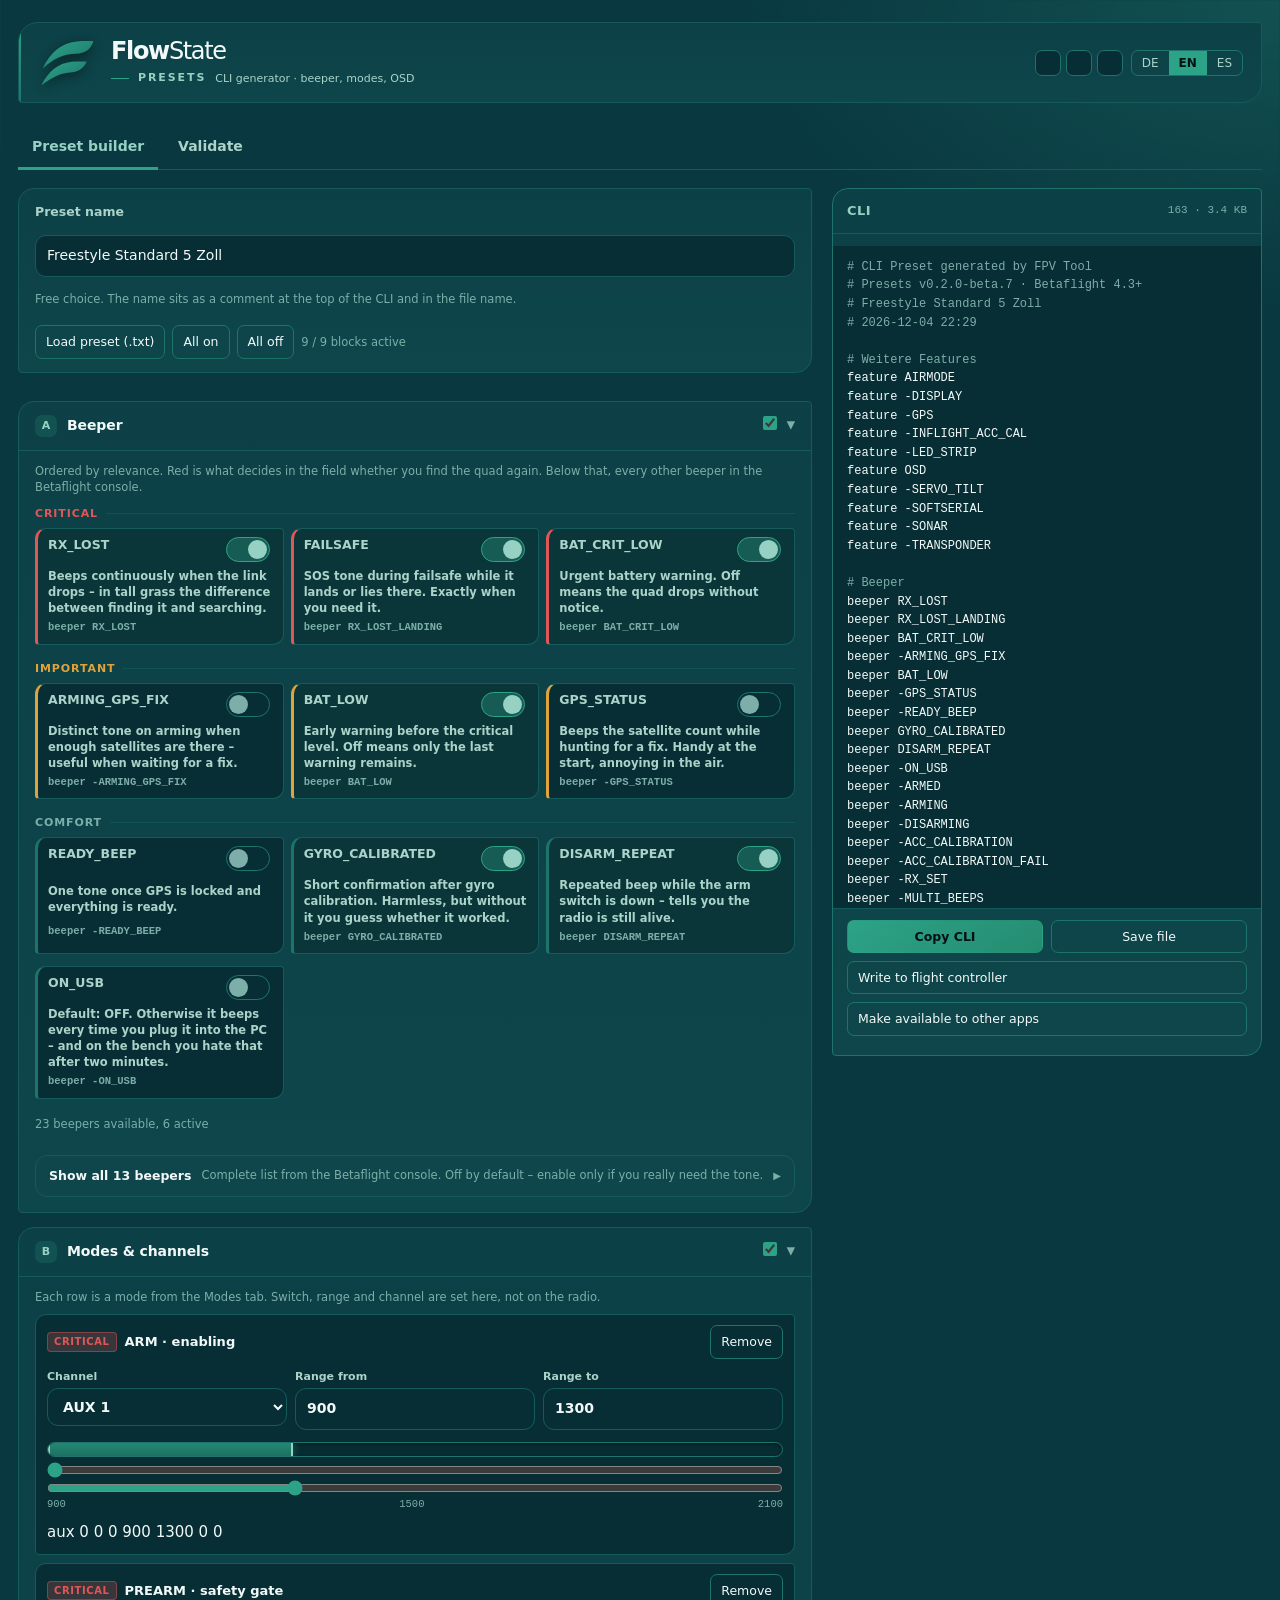
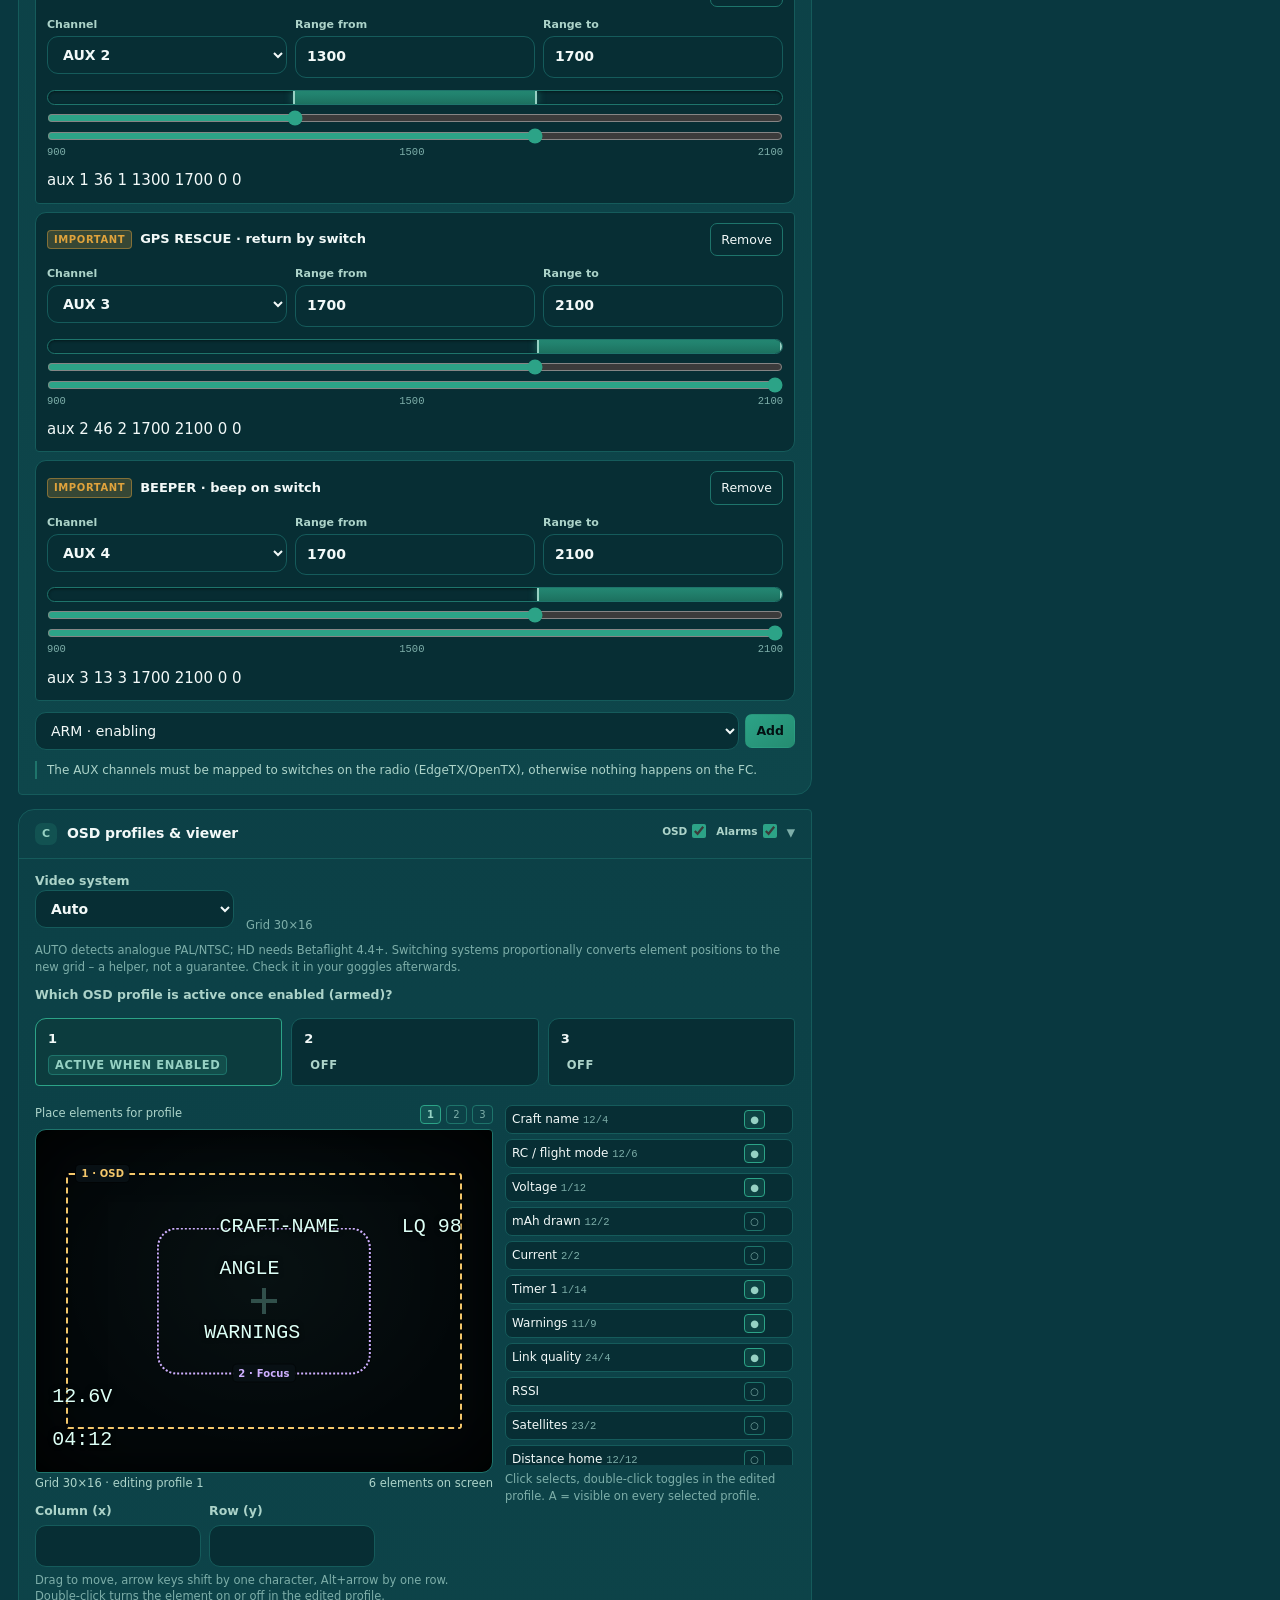
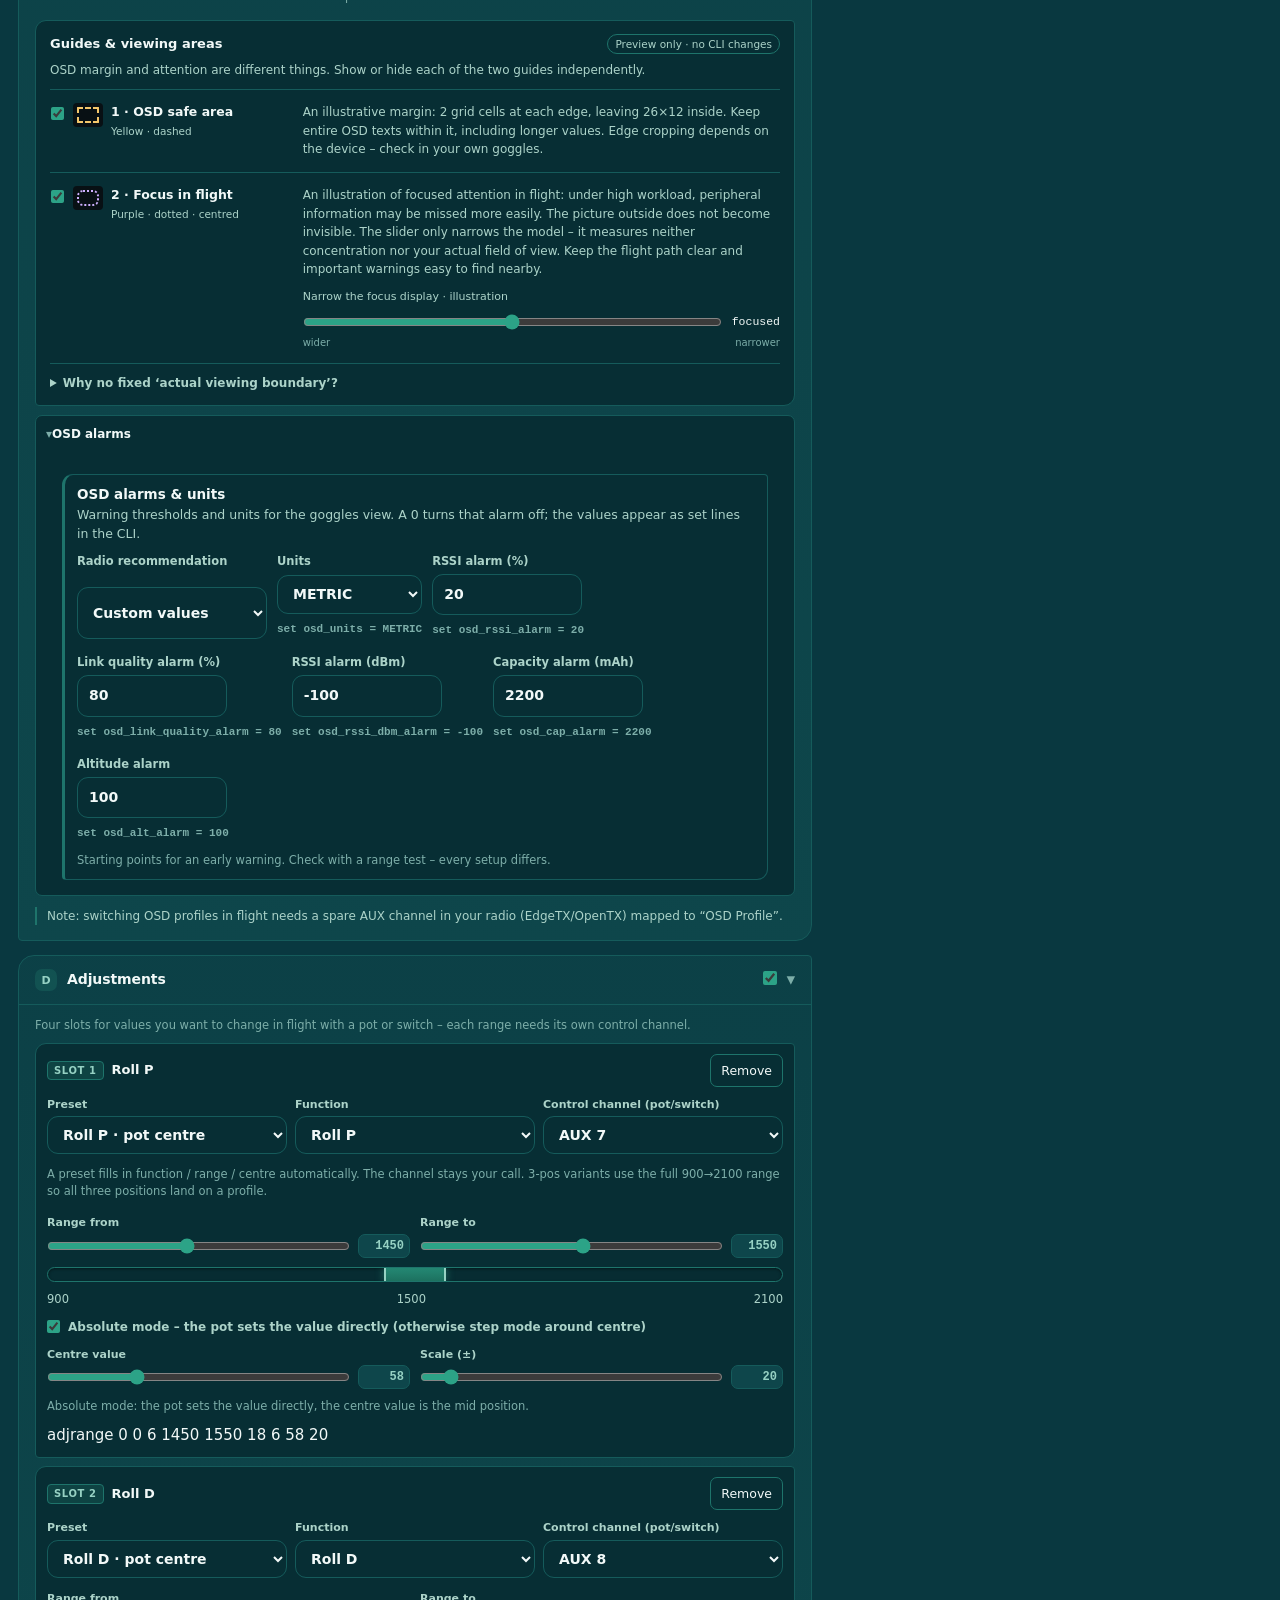
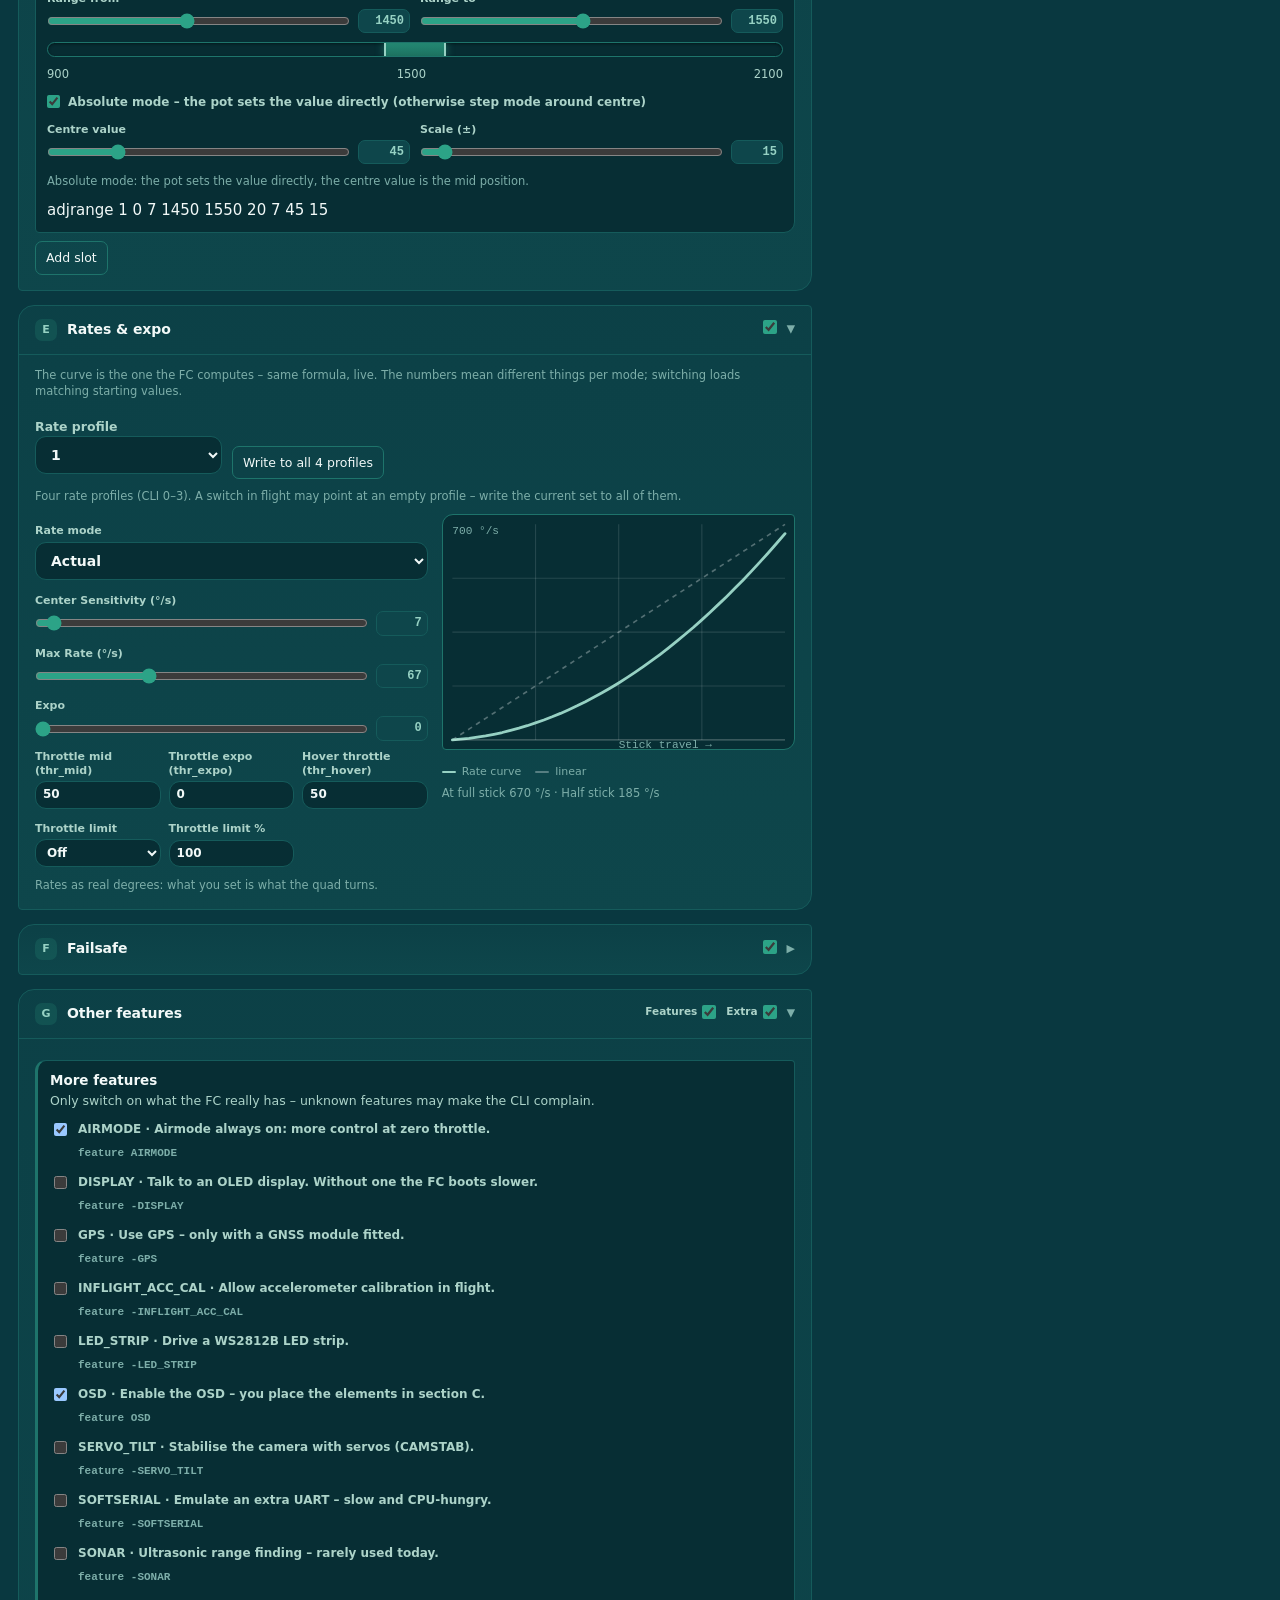
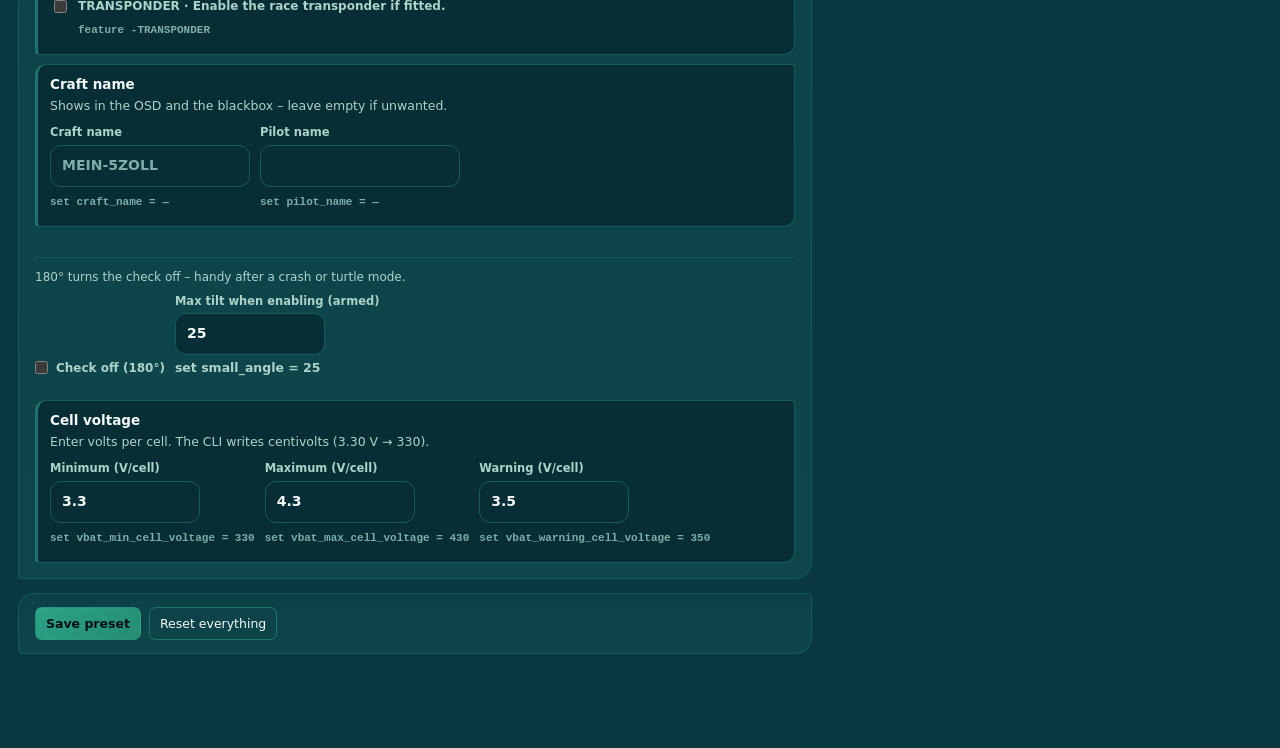
<file: presets/index.html>
<!doctype html>
<html lang="de">
<head>
<meta charset="utf-8">
<meta name="viewport" content="width=device-width,initial-scale=1,viewport-fit=cover">
<meta name="theme-color" content="#093840">
<meta name="description" content="Presets – Beeper, OSD-Profile, VTX und Failsafe für Betaflight als sauberes CLI, mit Validator. Läuft offline in einer Datei.">
<title>Presets — Betaflight CLI</title>
<style>

/* ===== Farbschemata (aus deinen Adobe-Color-Paletten) ===== */
:root,html[data-theme="ocean"]{
  /* Ocean: #093840 #155b5b #1e746b #258c71 #2ca387
     Flächen, Linien und Texttöne sind ausschließlich aus diesen fünf Werten gemischt. */
  --bg:#093840;
  --glow1:color-mix(in srgb,#155b5b 55%,#093840);
  --glow2:color-mix(in srgb,#1e746b 42%,#093840);
  --panel:color-mix(in srgb,#155b5b 24%,#093840);
  --panel2:color-mix(in srgb,#155b5b 40%,#093840);
  --field:color-mix(in srgb,#093840 82%,#000);
  --line:#155b5b;--line2:#1e746b;
  --text:color-mix(in srgb,#fff 94%,#2ca387);
  --muted:color-mix(in srgb,#fff 62%,#258c71);
  --dim:color-mix(in srgb,#fff 42%,#1e746b);
  --strong:#fff;
  --accent:#2ca387;--accent-d:#258c71;
  --accent-text:color-mix(in srgb,#2ca387 50%,#fff);
  --on-accent:color-mix(in srgb,#000 70%,#093840);
  --accent-soft:color-mix(in srgb,#2ca387 18%,transparent);
  --accent-ring:color-mix(in srgb,#2ca387 42%,transparent);
  /* Signalfarben bleiben schemefremd: ein Zustand muss in jedem Schema gleich lesbar sein. */
  --ok:#2ca387;--warn:#e0a33c;--bad:color-mix(in srgb,#d82828 78%,#fff);
  --shadow:rgba(0,0,0,.45);--backdrop:color-mix(in srgb,#093840 72%,transparent);
  --r-xl:20px;--r-lg:16px;--r-md:11px;--r-sm:7px;--r-edge:4px;--r-tile:12px;
  --logo-a:#2ca387;--logo-b:#1e746b;
  color-scheme:dark;
}
html[data-theme="sand"]{
  /* Sand (hell): #c9e0f0 #f4f6f5 #c4b69c #f0e6cb #ecbda9
     Karten liegen als warmer Cremeton auf hellem Grund, Eingaben kühl blau. */
  --bg:#f4f6f5;
  --glow1:color-mix(in srgb,#c9e0f0 60%,#f4f6f5);
  --glow2:color-mix(in srgb,#f0e6cb 72%,#f4f6f5);
  --panel:color-mix(in srgb,#f0e6cb 32%,#f4f6f5);
  --panel2:color-mix(in srgb,#f0e6cb 52%,#f4f6f5);
  --field:color-mix(in srgb,#c9e0f0 22%,#f4f6f5);
  --line:color-mix(in srgb,#c4b69c 50%,#f4f6f5);--line2:#c4b69c;
  --text:color-mix(in srgb,#000 80%,#c4b69c);
  --muted:color-mix(in srgb,#000 52%,#c4b69c);
  --dim:color-mix(in srgb,#000 42%,#c4b69c);
  --strong:color-mix(in srgb,#000 90%,#c4b69c);
  --accent:#ecbda9;--accent-d:color-mix(in srgb,#ecbda9 55%,#c4b69c);
  --accent-text:color-mix(in srgb,#000 40%,#ecbda9);
  --on-accent:color-mix(in srgb,#000 76%,#c4b69c);
  --accent-soft:color-mix(in srgb,#c9e0f0 60%,#f4f6f5);
  --accent-ring:color-mix(in srgb,#c4b69c 65%,transparent);
  --ok:color-mix(in srgb,#258c71 78%,#000);--warn:#a9751a;--bad:color-mix(in srgb,#d82828 88%,#000);
  --shadow:rgba(80,64,40,.18);--backdrop:color-mix(in srgb,#c4b69c 55%,transparent);
  --r-xl:17px;--r-lg:14px;--r-md:10px;--r-sm:6px;--r-edge:3px;--r-tile:11px;
  --logo-a:color-mix(in srgb,#000 40%,#ecbda9);--logo-b:#ecbda9;
  color-scheme:light;
}
html[data-theme="drakn"]{
  /* Drakn: #d82828 #8e1e2c #5a152a #390c2b #140a25 */
  --bg:#140a25;
  --glow1:color-mix(in srgb,#390c2b 90%,#140a25);
  --glow2:color-mix(in srgb,#5a152a 42%,#140a25);
  --panel:color-mix(in srgb,#390c2b 45%,#140a25);
  --panel2:color-mix(in srgb,#390c2b 70%,#140a25);
  --field:color-mix(in srgb,#140a25 86%,#000);
  --line:#5a152a;--line2:#8e1e2c;
  --text:color-mix(in srgb,#fff 95%,#d82828);
  --muted:color-mix(in srgb,#fff 58%,#8e1e2c);
  --dim:color-mix(in srgb,#fff 46%,#5a152a);
  --strong:#fff;
  --accent:#d82828;--accent-d:#8e1e2c;
  --accent-text:color-mix(in srgb,#d82828 42%,#fff);
  --on-accent:#fff;
  --accent-soft:color-mix(in srgb,#d82828 18%,transparent);
  --accent-ring:color-mix(in srgb,#d82828 45%,transparent);
  --ok:#2ca387;--warn:#e0a33c;--bad:color-mix(in srgb,#d82828 72%,#fff);
  --shadow:rgba(0,0,0,.55);--backdrop:color-mix(in srgb,#140a25 78%,transparent);
  --r-xl:13px;--r-lg:10px;--r-md:8px;--r-sm:5px;--r-edge:2px;--r-tile:8px;
  --logo-a:#d82828;--logo-b:#8e1e2c;
  color-scheme:dark;
}
*{box-sizing:border-box}
[hidden]{display:none!important}
html,body{margin:0;padding:0}
html{background:var(--bg)}
body{
  background:
    radial-gradient(1100px 620px at 12% -8%, var(--glow1) 0%, transparent 62%),
    radial-gradient(900px 520px at 100% 0%, var(--glow2) 0%, transparent 60%),
    var(--bg);
  color:var(--text);
  font:15px/1.55 ui-sans-serif,system-ui,-apple-system,"Segoe UI",Roboto,Arial,sans-serif;
  min-height:100vh;
  -webkit-text-size-adjust:100%;
}
.mono{font-family:ui-monospace,SFMono-Regular,Menlo,Consolas,monospace}
.wrap{max-width:1020px;margin:0 auto;padding:26px 18px 90px}

/* Formsprache: Bedienelemente (Buttons, Felder, Suche) gleichmaessig gerundet;
   tragende Flaechen (Top-Bar, Zeilen, Dialoge, Menues) diagonal gemischt:
   grosse Rundung (--r-lg/--r-xl) gegenueber kleine Kante (--r-edge) im selben Element.
   Statuspunkte bleiben Kreise. Je Schema dosiert: Ocean weich, Sand mittel, Drakn straff. */
/* FlowState masterbrand: unboxed emblem + wordmark, project name subordinate */
.top{display:flex;flex-wrap:wrap;gap:16px;align-items:center;justify-content:space-between;
  margin-bottom:22px;
  /* Der Farbstreifen links ist eine Hintergrundlage des Kopfs, kein gelegtes Kind:
     die Eckrundung schneidet ihn automatisch exakt ab, damit er an allen Radien
     buendig ist. Frueher war dafuer overflow:hidden noetig, das auch das Exportmenue
     beschnitt; ein abstrakter Streifen mit eigener border-radius stand dagegen immer
     um ein paar Pixel aus der Rundung heraus. */
  background:
    linear-gradient(180deg,var(--logo-a),var(--logo-b)) left top / 3px 100% no-repeat,
    linear-gradient(180deg,var(--panel),var(--panel2));
  background-origin:border-box;
  border:1px solid var(--line);border-radius:var(--r-xl) var(--r-edge) var(--r-xl) var(--r-edge);padding:15px 18px;
  position:relative}
.brand{display:flex;align-items:center;gap:15px;min-width:0;padding-left:3px}
.logo{width:56px;height:49px;flex:none;display:grid;place-items:center}
.logo svg{width:56px;height:49px;display:block;filter:drop-shadow(0 3px 6px var(--shadow))}
.brand-copy{display:flex;flex-direction:column;justify-content:center;min-width:0}
.brandline{margin:0;max-width:100%;color:var(--text);font-size:24px;font-weight:640;
  letter-spacing:-1.35px;line-height:1.12;white-space:nowrap}
.brandline span{font-weight:370}
.projectline{display:flex;align-items:center;gap:9px;margin-top:5px}
.projectline::before{content:"";height:1px;width:18px;background:var(--accent);flex:none}
h1{font-size:11px;margin:0;letter-spacing:1.9px;font-weight:700;line-height:1.35;text-transform:uppercase;color:var(--accent-text)}
.sub{margin:0;color:var(--muted);font-size:11px;white-space:nowrap}
.btn.primary{border-radius:var(--r-md) var(--r-edge) var(--r-md) var(--r-edge)}
.tools{display:flex;gap:8px;flex-wrap:wrap}

.btn{appearance:none;border:1px solid var(--line2);background:var(--panel2);color:var(--text);
  padding:9px 14px;border-radius:var(--r-md);font:inherit;font-size:13.5px;cursor:pointer;
  display:inline-flex;align-items:center;gap:7px;transition:.14s}
.btn:hover{border-color:var(--accent);color:var(--text)}
.btn:active{transform:translateY(1px)}
.btn.primary{background:linear-gradient(145deg,var(--accent),var(--accent-d));border-color:transparent;color:var(--on-accent);font-weight:650}
.btn.primary:hover{filter:brightness(1.07);color:var(--on-accent)}
.btn.ghost{background:transparent}
.btn.danger:hover{border-color:var(--bad);color:var(--bad)}
.btn.sm{padding:6px 10px;font-size:12.5px;border-radius:var(--r-sm)}
.btn.cta{padding:12px 22px;font-size:14.5px;box-shadow:0 0 0 5px var(--accent-soft)}
.btn.cta:hover{box-shadow:0 0 0 7px var(--accent-soft)}

/* Suchzeile */
.bar{display:flex;gap:10px;flex-wrap:wrap;align-items:center;margin-bottom:16px}
input[type=search],input[type=text],input[type=number],input[type=date],input[type=password],input[type=email],input[type=url],select,textarea{
  background:var(--field);border:1px solid var(--line);color:var(--text);
  border-radius:var(--r-md);padding:9px 11px;font:inherit;font-size:14px;width:100%;transition:.14s}
input:focus,select:focus,textarea:focus{outline:none;border-color:var(--accent);box-shadow:0 0 0 3px var(--accent-ring)}
input::placeholder,textarea::placeholder{color:var(--dim)}
.search{flex:1 1 240px;min-width:190px;position:relative}
.search input{padding-left:34px}
.search svg{position:absolute;left:11px;top:50%;transform:translateY(-50%);width:15px;height:15px;stroke:var(--dim);fill:none;stroke-width:2}
.count{color:var(--muted);font-size:13px;white-space:nowrap}

.wrap{max-width:1280px;margin:0 auto;padding:22px 18px 80px}

/* Reiter: der Balken des aktiven Tabs ist 3 px und reicht bis unter die Grundlinie der
   Leiste (margin-bottom:-1px), damit keine 1-px-Naht zwischen Unterstreichung und
   Trennlinie steht. Inaktive Tabs sind transparent, die Linie lauft unter ihnen weiter. */
.tabs{display:flex;gap:6px;margin:0 0 18px;flex-wrap:wrap;align-items:flex-end;border-bottom:1px solid var(--line);padding-bottom:0}
.tab{appearance:none;background:transparent;border:0;border-bottom:3px solid transparent;color:var(--muted);
  font:inherit;font-size:14px;font-weight:600;padding:11px 14px 9px;margin-bottom:-1px;cursor:pointer;display:inline-flex;gap:8px;align-items:center;
  transition:.14s}
.tab:hover{color:var(--text)}
.tab[aria-selected=true]{color:var(--accent-text);border-bottom-color:var(--accent)}
.tab .n{font-size:11px;background:var(--panel2);border:1px solid var(--line);border-radius:999px;padding:1px 7px;color:var(--muted)}
.tab[aria-selected=true] .n{color:var(--accent-text);border-color:var(--line2)}

/* Layout: links Auswahlmenü, rechts sticky CLI */
.stage{display:grid;grid-template-columns:minmax(0,1fr) 430px;gap:20px;align-items:start}
@media (max-width:1080px){ .stage{grid-template-columns:1fr} .cli{position:static!important} }

/* Modell-Karten im Dashboard */
.cards{display:grid;grid-template-columns:repeat(auto-fill,minmax(300px,1fr));gap:14px}
.mcard{background:linear-gradient(180deg,var(--panel),var(--panel2));border:1px solid var(--line);
  border-radius:var(--r-lg) var(--r-edge) var(--r-lg) var(--r-edge);padding:15px 16px;display:grid;gap:12px}
.mcard h3{margin:0;font-size:16px;font-weight:650;letter-spacing:-.2px;display:flex;gap:8px;align-items:center;flex-wrap:wrap}
.mcard .size{font-size:11px;font-weight:700;color:var(--accent-text);border:1px solid var(--line2);
  border-radius:var(--r-sm);padding:1px 7px;letter-spacing:.4px}
.checks{display:grid;gap:6px}
.chk{display:grid;grid-template-columns:14px 1fr auto;gap:9px;align-items:center;font-size:13px;color:var(--text)}
.chk .dot{width:9px;height:9px;border-radius:50%;background:var(--dim);flex:none;justify-self:center}
.chk.ok .dot{background:var(--ok)}
.chk.bad .dot{background:var(--bad)}
.chk.warn .dot{background:var(--warn)}
.chk small{color:var(--dim);font-size:11.5px;font-family:ui-monospace,SFMono-Regular,Menlo,Consolas,monospace}
.mcard footer{display:flex;gap:8px;justify-content:flex-end;flex-wrap:wrap;padding-top:2px;border-top:1px solid var(--line)}
.score{font-size:11px;letter-spacing:.6px;text-transform:uppercase;color:var(--dim);font-weight:700}
.emptybox{border:1px dashed var(--line2);border-radius:var(--r-lg) var(--r-edge) var(--r-lg) var(--r-edge);
  padding:28px 20px;text-align:center;color:var(--muted)}

/* Sektionen im Auswahlmenü */
.sec{background:linear-gradient(180deg,var(--panel),var(--panel2));border:1px solid var(--line);
  border-radius:var(--r-lg) var(--r-edge) var(--r-lg) var(--r-edge);margin-bottom:14px;overflow:hidden}
.sec>summary{list-style:none;cursor:pointer;padding:13px 16px;display:flex;gap:10px;align-items:center;
  border-bottom:1px solid transparent;user-select:none}
.sec>summary::-webkit-details-marker{display:none}
.sec[open]>summary{border-bottom-color:var(--line)}
.sec>summary h2{margin:0;font-size:14px;font-weight:650;letter-spacing:-.1px;flex:1;display:flex;gap:9px;align-items:center}
.sec>summary .ico{width:22px;height:22px;border-radius:var(--r-sm);display:grid;place-items:center;flex:none;
  background:var(--accent-soft);color:var(--accent-text);font-size:11px;font-weight:800}
.sec>summary .arrow{color:var(--dim);transition:.18s;font-size:11px}
.sumtoggle{display:inline-flex;align-items:center;gap:5px;font-size:10.5px;color:var(--muted);
  cursor:pointer;user-select:none;white-space:nowrap}
.sumtoggle input{margin:0;width:14px;height:14px;accent-color:var(--accent);flex:none}
.sumtoggle.off{opacity:.5}
.osd-more{border:1px solid var(--line);border-radius:var(--r-sm);background:var(--field)}
.osd-more>summary{list-style:none;cursor:pointer;padding:5px 7px;font-size:11px;color:var(--muted)}
.osd-more>summary::-webkit-details-marker{display:none}
.osd-more>summary::before{content:"▸ ";color:var(--dim)}
.osd-more[open]>summary::before{content:"▾ "}
.osd-more-body{display:grid;gap:5px;padding:0 5px 6px}
.osd-note{display:block;color:var(--dim);font-size:10px;margin-top:2px}
.subsec{border:1px solid var(--line);border-radius:var(--r-sm);background:var(--field);padding:0 10px}
.subsec>summary{list-style:none;cursor:pointer;padding:9px 0;font-size:12px;font-weight:600;color:var(--text)}
.subsec>summary::-webkit-details-marker{display:none}
.subsec>summary::before{content:"\25B8 ";color:var(--dim)}
.subsec[open]>summary::before{content:"\25BE "}
.subsec .body{padding:0 0 10px;display:grid;gap:9px}
.sec[open]>summary .arrow{transform:rotate(90deg)}
.sec .body{padding:12px 16px 15px;display:grid;gap:9px}
.sec .note{margin:2px 0 0;font-size:12px;color:var(--muted);line-height:1.5;
  border-left:2px solid var(--line2);padding-left:10px}

/* Eine Zeile / Karte pro Einstellung */
.opt{display:grid;grid-template-columns:auto 1fr auto;gap:12px;align-items:start;
  padding:10px 12px;border:1px solid var(--line);border-radius:var(--r-md) var(--r-edge) var(--r-md) var(--r-edge);
  background:var(--field);transition:.14s}
.opt:hover{border-color:var(--line2)}
.opt .txt{min-width:0}
.opt .t{font-size:13.5px;font-weight:630;display:flex;gap:8px;align-items:center;flex-wrap:wrap;line-height:1.35}
.opt .d{font-size:12.5px;color:var(--muted);line-height:1.5;margin-top:3px}
.opt .cmd{font-family:ui-monospace,SFMono-Regular,Menlo,Consolas,monospace;font-size:11px;color:var(--dim);margin-top:4px;
  overflow-wrap:anywhere}
.badge{font-size:10px;font-weight:800;letter-spacing:.6px;text-transform:uppercase;padding:1px 6px;border-radius:var(--r-edge);flex:none}
.badge.crit{background:color-mix(in srgb,var(--bad) 22%,transparent);color:var(--bad);border:1px solid color-mix(in srgb,var(--bad) 45%,transparent)}
.badge.imp{background:color-mix(in srgb,var(--warn) 22%,transparent);color:var(--warn);border:1px solid color-mix(in srgb,var(--warn) 45%,transparent)}
.badge.comf{background:var(--accent-soft);color:var(--accent-text);border:1px solid var(--line2)}
.opt.crit{border-left:3px solid var(--bad)}
.opt.imp{border-left:3px solid var(--warn)}
.opt.comf{border-left:3px solid var(--line2)}

/* Toggle */
.tg{appearance:none;width:44px;height:25px;flex:none;border-radius:999px;background:var(--field);
  border:1px solid var(--line2);position:relative;cursor:pointer;transition:.18s;margin-top:2px}
.tg::after{content:"";position:absolute;top:2px;left:2px;width:19px;height:19px;border-radius:50%;
  background:var(--dim);transition:.18s}
.tg:checked{background:color-mix(in srgb,var(--accent) 34%,transparent);border-color:var(--accent)}
.tg:checked::after{left:21px;background:var(--accent-text)}
.tg:focus-visible{outline:2px solid var(--accent);outline-offset:2px}

/* OSD-Profil-Auswahl */
.profilepicker{display:grid;grid-template-columns:repeat(auto-fit,minmax(150px,1fr));gap:9px}
.pick{border:1px solid var(--line);background:var(--field);border-radius:var(--r-md) var(--r-edge) var(--r-md) var(--r-edge);
  padding:10px 12px;cursor:pointer;display:grid;gap:3px;transition:.14s;text-align:left;font:inherit;color:var(--text)}
.pick:hover{border-color:var(--line2)}
.pick[aria-pressed=true]{border-color:var(--accent);background:color-mix(in srgb,var(--accent) 12%,var(--field))}
.pick b{font-size:13px}
.pick span{font-size:11.5px;color:var(--muted);line-height:1.4}
.elgrid{display:grid;grid-template-columns:repeat(auto-fill,minmax(210px,1fr));gap:7px}
.el{display:grid;grid-template-columns:auto 1fr;gap:9px;align-items:center;font-size:12.5px;
  border:1px solid var(--line);border-radius:var(--r-sm);padding:6px 9px;background:var(--field)}
.el span{min-width:0;overflow:hidden;text-overflow:ellipsis;white-space:nowrap}
.el.off{opacity:.55}

/* Validierung */
.val{border:1px solid var(--line);border-radius:var(--r-md) var(--r-edge) var(--r-md) var(--r-edge);
  padding:10px 12px;display:grid;gap:7px;background:var(--field)}
.vrow{display:grid;grid-template-columns:14px 1fr;gap:9px;align-items:start;font-size:12.5px;line-height:1.45}
.vrow .m{width:8px;height:8px;border-radius:50%;margin-top:5px}
.vrow.ok .m{background:var(--ok)}
.vrow.warn .m{background:var(--warn)}
.vrow.bad .m{background:var(--bad)}
.vrow.info .m{background:var(--dim)}
.vrow b{color:var(--text)}
.vrow code{font-family:ui-monospace,SFMono-Regular,Menlo,Consolas,monospace;font-size:11.5px;color:var(--accent-text);
  background:var(--accent-soft);border-radius:3px;padding:0 4px}
.meta{display:flex;gap:14px;flex-wrap:wrap;font-size:12px;color:var(--muted)}
.meta b{color:var(--text)}

/* CLI-Spalte */
.cli{position:sticky;top:16px;background:linear-gradient(180deg,var(--panel),var(--panel2));
  border:1px solid var(--line2);border-radius:var(--r-lg) var(--r-edge) var(--r-lg) var(--r-edge);
  display:flex;flex-direction:column;max-height:calc(100vh - 32px);overflow:hidden}
.cli header{padding:12px 14px;border-bottom:1px solid var(--line);display:flex;justify-content:space-between;
  align-items:center;gap:10px;flex-wrap:wrap}
.cli header h2{margin:0;font-size:13px;font-weight:700;letter-spacing:.5px;text-transform:uppercase;color:var(--accent-text)}
.cli .sz{font-size:11px;color:var(--dim);font-family:ui-monospace,SFMono-Regular,Menlo,Consolas,monospace}
.cli{min-width:0}
.cli pre{margin:0;padding:12px 14px;overflow:auto;flex:1;min-height:180px;max-width:100%;
  font:12px/1.55 ui-monospace,SFMono-Regular,Menlo,Consolas,monospace;color:var(--text);background:var(--field);
  white-space:pre;tab-size:2}
.cli pre .c{color:var(--dim)}
.cli .acts{padding:11px 14px;border-top:1px solid var(--line);display:grid;gap:8px}
.cli .acts .row2{display:flex;gap:8px}
.cli .acts .row2 .btn{flex:1;justify-content:center}
.cli .warnbox{font-size:12px;color:var(--warn);border:1px solid color-mix(in srgb,var(--warn) 40%,transparent);
  background:color-mix(in srgb,var(--warn) 10%,transparent);border-radius:var(--r-sm);padding:7px 9px;line-height:1.45}

/* Toast */
.toast{position:fixed;left:50%;bottom:22px;transform:translate(-50%,20px);background:var(--panel2);
  color:var(--text);border:1px solid var(--line2);border-radius:var(--r-md) var(--r-edge) var(--r-md) var(--r-edge);
  padding:10px 16px;font-size:13px;opacity:0;pointer-events:none;transition:.22s;z-index:60;max-width:92vw;
  box-shadow:0 10px 30px var(--shadow)}
.toast.on{opacity:1;transform:translate(-50%,0)}
.toast.bad{border-color:var(--bad);color:var(--bad)}
.toast.ok{border-color:var(--ok)}

/* Dialog */
dialog{border:0;padding:0;background:transparent;max-width:min(680px,94vw);width:100%;color:var(--text)}
dialog::backdrop{background:color-mix(in srgb,var(--bg) 72%,transparent);backdrop-filter:blur(2px)}
.card{background:var(--panel);border:1px solid var(--line2);border-radius:var(--r-xl) var(--r-edge) var(--r-xl) var(--r-edge);
  overflow:hidden;max-height:92vh;display:flex;flex-direction:column}
.card header{padding:15px 18px;border-bottom:1px solid var(--line);display:flex;justify-content:space-between;align-items:center;gap:10px}
.card header h2{margin:0;font-size:16px;font-weight:620}
.card .body{padding:16px 18px;overflow:auto;display:grid;gap:12px}
.card footer{padding:13px 18px;border-top:1px solid var(--line);display:flex;justify-content:flex-end;gap:8px;flex-wrap:wrap}
.dlgclose{appearance:none;background:transparent;border:0;color:var(--dim);font:inherit;font-size:13px;cursor:pointer;padding:4px}
.dlgclose:hover{color:var(--text)}
label{display:block;font-size:12.5px;font-weight:600;color:var(--muted);margin-bottom:5px}
.hint{font-size:11.5px;color:var(--dim);margin:5px 0 0;line-height:1.45}
.grid2{display:grid;grid-template-columns:1fr 1fr;gap:12px}
@media (max-width:560px){ .grid2{grid-template-columns:1fr} }
textarea{min-height:120px;font-family:ui-monospace,SFMono-Regular,Menlo,Consolas,monospace;font-size:12px;resize:vertical}
input[type=range]{width:100%;accent-color:var(--accent)}

@media (max-width:560px){
  .top{flex-wrap:wrap}
  .brand{flex:1 1 100%}
  .tools{width:100%;justify-content:space-between}
  .projectline{flex-wrap:wrap}
  .sub{white-space:normal;white-space:normal}
  .tabs{overflow-x:auto}
  .cli pre{font-size:11px}
}

/* ===== Modulare Fassung: Modes, OSD-Viewer, Adjustments ===== */
.mrow{border:1px solid var(--line);border-radius:var(--r-md) var(--r-edge) var(--r-md) var(--r-edge);
  background:var(--field);padding:10px 11px;display:grid;gap:9px}
.mrow.off{opacity:.62}
.mrow .head{display:flex;gap:8px;align-items:center;flex-wrap:wrap}
.mrow .head .grow{flex:1;min-width:150px}
.mrow select{width:100%}
.mrow .cmd{margin:0;overflow:hidden;text-overflow:ellipsis;white-space:nowrap}
.mctl{display:grid;grid-template-columns:repeat(auto-fit,minmax(130px,1fr));gap:8px}
.mctl label{font-size:11px;margin:0 0 3px}
.mctl label b{display:block;font-weight:600;color:var(--muted);margin-bottom:3px;font-size:11px}
/* PWM-Bereich: farbiger Aktivbereich + zwei Regler */
.pwmtrack{position:relative;height:15px;border-radius:999px;background:color-mix(in srgb,var(--bg) 78%,#000);
  border:1px solid var(--line2);overflow:hidden;box-shadow:inset 0 1px 3px rgba(0,0,0,.45)}
.pwmhi{position:absolute;top:0;bottom:0;background:linear-gradient(180deg,
  color-mix(in srgb,var(--accent) 78%,transparent),color-mix(in srgb,var(--accent-d) 72%,transparent));
  border-left:2px solid var(--accent-text);border-right:2px solid var(--accent-text);min-width:2px;
  box-shadow:0 0 8px color-mix(in srgb,var(--accent) 55%,transparent)}
.pwmsliders{display:grid;gap:2px;margin-top:5px}
.pwmsliders input{margin:0;height:16px}
.pwmvals{display:flex;justify-content:space-between;font-size:10.5px;color:var(--dim);
  font-family:ui-monospace,SFMono-Regular,Menlo,Consolas,monospace}
.pwmrow{display:flex;justify-content:space-between;font-size:11.5px;color:var(--muted);margin-top:2px}
.pwmrow b{color:var(--text);font-family:ui-monospace,SFMono-Regular,Menlo,Consolas,monospace}
.slotbtn{display:flex;gap:4px;align-items:center}
.chips{display:flex;gap:5px;flex-wrap:wrap}
.chip2{font-size:10.5px;font-family:ui-monospace,SFMono-Regular,Menlo,Consolas,monospace;border:1px solid var(--line2);
  border-radius:999px;padding:1px 7px;color:var(--muted);background:var(--panel2)}
.chip2 b{color:var(--accent-text)}

/* OSD-Viewer (Brillenbild) */
.osdwrap{display:grid;grid-template-columns:minmax(0,1fr) 290px;gap:12px;align-items:start}
@media (max-width:960px){ .osdwrap{grid-template-columns:1fr} }
.fpv{position:relative;width:100%;aspect-ratio:4/3;background:#04090b;border:1px solid var(--line2);
  border-radius:var(--r-md) var(--r-edge) var(--r-md) var(--r-edge);overflow:hidden;touch-action:none;
  cursor:crosshair;box-shadow:inset 0 0 60px rgba(0,0,0,.85)}
.fpv .noise{position:absolute;inset:0;pointer-events:none;opacity:.5;
  background:
    radial-gradient(ellipse at 50% 42%,rgba(120,255,225,.07),transparent 62%),
    radial-gradient(ellipse at 50% 50%,transparent 55%,rgba(0,0,0,.55) 100%)}
.fpv .grid{position:absolute;inset:0;pointer-events:none;opacity:.22}
.fpv .xhair{position:absolute;left:50%;top:50%;width:26px;height:26px;margin:-13px 0 0 -13px;pointer-events:none;
  opacity:.28;background:
    linear-gradient(to right,transparent 0 11px,#9df5e2 11px 15px,transparent 15px),
    linear-gradient(to bottom,transparent 0 11px,#9df5e2 11px 15px,transparent 15px)}
/* Zwei bewusst unterschiedliche Vorschauhilfen, keine vermessenen Sichtgrenzen.
   Signalfarben sind in allen Paletten identisch und liegen auf dunklem Grund.
   Form, Nummer und Legende unterscheiden die Linien auch ohne Farberkennung. */
#secOsd{--guide-safe:#f4c76b;--guide-focus:#cfb0ff}
.fpv .osd-guide{position:absolute;pointer-events:none;z-index:1;
  box-shadow:0 0 0 1px rgba(0,0,0,.5)}
/* Frei gewählter Randpuffer: 2 Zellen je Kante, innen 26×12 von 30×16. */
.fpv .guide-safe{left:6.666667%;right:6.666667%;top:12.5%;bottom:12.5%;
  border:2px dashed var(--guide-safe);border-radius:3px}
/* Nur eine mittige Aufmerksamkeits-Illustration, kein physiologischer Messwert. */
.fpv .guide-focus{left:50%;top:50%;width:47%;height:43%;transform:translate(-50%,-50%);
  border:2px dotted var(--guide-focus);border-radius:20px}
.fpv .guide-tag{position:absolute;left:8px;top:-10px;padding:1px 5px;border-radius:4px;
  background:#081014;color:var(--guide-safe);font:650 10px/1.5 ui-sans-serif,system-ui,-apple-system,"Segoe UI",Roboto,Arial,sans-serif;
  letter-spacing:.15px;white-space:nowrap;box-shadow:0 0 0 1px rgba(0,0,0,.4)}
.fpv .guide-focus .guide-tag{left:50%;top:auto;bottom:-9px;transform:translateX(-50%);color:var(--guide-focus)}

.guide-tools{border:1px solid var(--line);border-radius:var(--r-md) var(--r-edge) var(--r-md) var(--r-edge);
  background:var(--field);padding:13px 14px;margin-top:6px;min-width:0}
.guide-head{display:flex;gap:8px;align-items:center;justify-content:space-between;flex-wrap:wrap}
.guide-head h3{margin:0;font-size:13px;font-weight:650;color:var(--text)}
.guide-badge{font-size:10.5px;color:var(--muted);border:1px solid var(--line2);border-radius:999px;padding:1px 7px}
.guide-intro{font-size:12px;color:var(--muted);line-height:1.5;margin:7px 0 10px}
.guide-row{display:grid;grid-template-columns:minmax(155px,.8fr) minmax(0,1.6fr);gap:14px;
  border-top:1px solid var(--line);padding:13px 0}
.guide-toggle{display:grid;grid-template-columns:15px 30px minmax(0,1fr);gap:8px;align-items:start;
  margin:0;color:var(--text);cursor:pointer;line-height:1.4}
.guide-toggle input{margin:4px 0 0;accent-color:var(--accent)}
.guide-toggle b{display:block;font-size:12.5px;font-weight:650}
.guide-toggle small{display:block;font-size:10.5px;color:var(--muted);font-weight:400;margin-top:3px}
.guide-sample{position:relative;display:block;width:30px;height:24px;background:#081014;border-radius:4px}
.guide-sample::after{content:"";position:absolute;inset:4px;border:2px dashed var(--guide-safe);border-radius:1px}
.guide-sample.focus::after{border-style:dotted;border-color:var(--guide-focus);border-radius:6px}
.guide-copy{min-width:0}
.guide-copy>p{margin:0;font-size:12px;line-height:1.55;color:var(--muted)}
.guide-controls{display:flex;flex-wrap:wrap;align-items:flex-end;gap:10px;margin-top:10px}
.guide-controls label{margin:0;display:block;font-size:11px;line-height:1.45;font-weight:500}
.guide-controls select{margin-top:4px;padding:5px 8px;font-size:12px}
.guide-ratio{flex:0 0 100px}
.guide-scale{flex:1 1 180px;min-width:0}
.guide-scale-line{display:flex;align-items:center;gap:10px;margin-top:5px;min-height:24px}
.guide-scale-line input{margin:0;min-width:70px;flex:1}
.guide-value{font:11.5px/1.5 ui-monospace,SFMono-Regular,Menlo,Consolas,monospace;color:var(--text);white-space:nowrap;text-align:right;min-width:35px}
.guide-range-ends{display:flex;justify-content:space-between;font-size:10px;color:var(--dim);margin-top:1px}
.guide-off .guide-controls{opacity:.48}
.guide-evidence{border-top:1px solid var(--line);padding-top:10px}
.guide-evidence>summary{font-size:12px;font-weight:600;color:var(--muted);cursor:pointer;line-height:1.5}
.guide-evidence p{font-size:11.5px;line-height:1.6;color:var(--muted);margin:9px 0 0}
.guide-evidence .guide-source{font-size:10.5px;color:var(--dim)}
.guide-evidence a{color:var(--accent-text);text-decoration:underline;text-underline-offset:3px}
.guide-evidence a:focus-visible{outline:2px solid var(--accent);outline-offset:3px}
@media(max-width:620px){
  .guide-row{grid-template-columns:1fr;gap:8px}
  .guide-tools{padding:11px 12px}
}
.ochip{position:absolute;z-index:2;font-family:ui-monospace,SFMono-Regular,Menlo,Consolas,monospace;
  color:#dcfff6;text-shadow:0 0 5px rgba(0,0,0,.95),0 0 2px rgba(0,0,0,1);padding:0 1px;
  white-space:nowrap;line-height:1.05;cursor:grab;user-select:none;border-radius:3px;
  outline:1px dashed transparent}
.ochip:hover{outline-color:rgba(120,255,225,.55)}
.ochip.sel{outline:1px dashed var(--accent);background:color-mix(in srgb,var(--accent) 20%,transparent);
  z-index:5}
.ochip:hover{z-index:6}
.ochip.drag{cursor:grabbing}
.ochip:focus-visible{outline:2px solid var(--accent);outline-offset:1px}
.olist{display:grid;gap:5px;max-height:360px;overflow:auto;padding-right:2px}
.erow{display:grid;grid-template-columns:1fr 14px 24px;gap:4px;align-items:center;
  border:1px solid var(--line);border-radius:var(--r-sm);padding:4px 6px;background:var(--field);
  font-size:12px;cursor:pointer}
.erow.sel{border-color:var(--accent);background:color-mix(in srgb,var(--accent) 10%,var(--field))}
.erow .nm{min-width:0;overflow:hidden;text-overflow:ellipsis;white-space:nowrap}
.erow .nm small{color:var(--dim);font-size:10.5px;font-family:ui-monospace,SFMono-Regular,Menlo,Consolas,monospace}
.pbtn{width:21px;height:19px;border-radius:4px;border:1px solid var(--line2);background:transparent;
  color:var(--dim);font:inherit;font-size:10px;cursor:pointer;display:grid;place-items:center;padding:0}
.pbtn[aria-pressed=true]{background:var(--accent-soft);border-color:var(--accent);color:var(--accent-text);font-weight:700}
.posrow{display:grid;grid-template-columns:1fr 1fr;gap:8px;margin-top:8px;max-width:340px}

/* Konfliktliste */
.issues{display:grid;gap:5px}
.issue{display:grid;grid-template-columns:12px 1fr;gap:8px;font-size:12px;line-height:1.45;
  color:var(--muted)}
.issue .m{width:7px;height:7px;border-radius:50%;margin-top:5px;background:var(--dim)}
.issue.bad{color:var(--text)}
.issue.bad .m{background:var(--bad)}
.issue.warn .m{background:var(--warn)}
.issue b{color:var(--text);font-weight:640}

/* ===== Kompaktes Beeper-Raster ===== */
.bgrid{display:grid;gap:10px}
.bgroup h3{margin:0 0 6px;font-size:11px;letter-spacing:.9px;text-transform:uppercase;color:var(--dim);
  font-weight:750;display:flex;align-items:center;gap:8px}
.bgroup h3::after{content:"";flex:1;height:1px;background:var(--line);opacity:.7}
.bgroup.gcrit h3{color:var(--bad)}
.bgroup.gimp h3{color:var(--warn)}
.bgrid2{display:grid;grid-template-columns:repeat(auto-fill,minmax(215px,1fr));gap:7px}
.bhint{margin:2px 0 0;font-size:11.5px;color:var(--dim)}
.bextra{margin-top:12px;border:1px solid var(--line);border-radius:12px;background:var(--panel2)}
.bextra>summary{display:flex;align-items:center;gap:10px;flex-wrap:wrap;cursor:pointer;padding:10px 13px;
  list-style:none;font-size:12.5px;font-weight:640}
.bextra>summary::-webkit-details-marker{display:none}
.bextra .bt{flex:none}
.bextra .bc2{flex:1;min-width:160px;font-size:11.5px;font-weight:400;color:var(--dim);line-height:1.35}
.bextra .arrow{color:var(--dim);font-size:10px;transition:transform .18s}
.bextra[open] .arrow{transform:rotate(90deg)}
.bextra .bbody{padding:0 13px 12px;display:grid;gap:10px}
.bextra .bgroup h3{color:var(--dim)}
.btile{position:relative;display:grid;grid-template-columns:1fr auto;gap:3px 8px;align-items:start;
  border:1px solid var(--line);border-left:3px solid var(--line2);border-radius:var(--r-md) var(--r-edge) var(--r-md) var(--r-edge);
  background:var(--field);padding:8px 10px;cursor:pointer;transition:.14s}
.btile:hover{border-color:var(--line2)}
.btile.crit{border-left-color:var(--bad)}
.btile.imp{border-left-color:var(--warn)}
.btile.comf{border-left-color:var(--line2)}
.btile.on{background:color-mix(in srgb,var(--accent) 7%,var(--field))}
.btile .tg{grid-column:2;grid-row:1;margin-top:0}
.btile .bn{grid-column:1;font-size:12.5px;font-weight:640;line-height:1.25;min-width:0;
  overflow-wrap:break-word;word-break:normal;hyphens:none}
.btile .bd{grid-column:1/3;font-size:11.5px;color:var(--muted);line-height:1.4}
.btile .bc{grid-column:1/3;font-family:ui-monospace,SFMono-Regular,Menlo,Consolas,monospace;font-size:10.5px;color:var(--dim)}

/* ===== Adjustments: Slider-Zeilen ===== */
.adjrow{display:grid;grid-template-columns:1fr 1fr;gap:10px}
@media (max-width:560px){ .adjrow{grid-template-columns:1fr} }
.adjs{display:block;margin:0}
.adjs b{display:block;font-size:11px;font-weight:600;color:var(--muted);margin-bottom:2px}
.sl{display:grid;grid-template-columns:1fr 52px;gap:8px;align-items:center}
.sl input[type=range]{margin:0}
.sv{font-family:ui-monospace,SFMono-Regular,Menlo,Consolas,monospace;font-size:12px;color:var(--accent-text);
  text-align:right;background:var(--panel2);border:1px solid var(--line);border-radius:var(--r-sm);padding:2px 5px}
.chkline{display:flex;gap:8px;align-items:flex-start;font-size:12px;color:var(--muted);cursor:pointer;margin:0}
.chkline input{margin:2px 0 0;flex:none;accent-color:var(--accent)}

/* ===== Rates: Slider + Kurve ===== */
.rateswrap{display:grid;grid-template-columns:minmax(0,1fr) minmax(0,0.9fr);gap:14px;align-items:start}
@media (max-width:860px){ .rateswrap{grid-template-columns:1fr} }
.ratebar{display:flex;gap:10px;align-items:flex-end;flex-wrap:wrap;margin-top:8px}
.ratebar label{min-width:150px}
.ratebar select{min-width:100px}
.thrgrid{display:grid;grid-template-columns:repeat(auto-fit,minmax(122px,1fr));gap:8px;margin-top:9px}
.thrgrid label{display:grid;gap:3px;font-size:11px;color:var(--muted);line-height:1.3}
.thrgrid input,.thrgrid select{padding:5px 7px;font-size:12px;min-width:0}
.videorow{display:flex;gap:12px;align-items:flex-end;flex-wrap:wrap}
.videorow label{min-width:150px}
.videorow select{min-width:100px}
.sectiongrid{display:grid;grid-template-columns:repeat(auto-fit,minmax(170px,1fr));gap:6px}
.section-toggle{display:flex;gap:7px;align-items:center;font-size:12px;color:var(--muted);
  padding:6px 8px;border:1px solid var(--line);border-radius:var(--r-sm);background:var(--field);cursor:pointer}
.section-toggle input{margin:0;accent-color:var(--accent);flex:none}
.section-toggle.off{opacity:.55}
.section-actions{display:flex;gap:7px;align-items:center;flex-wrap:wrap;margin-top:2px}
.slider{margin-top:9px}
.chart{width:100%;height:auto;background:color-mix(in srgb,var(--bg) 82%,#000);border:1px solid var(--line2);
  border-radius:var(--r-md) var(--r-edge) var(--r-md) var(--r-edge)}
.chart .cgrid{stroke:color-mix(in srgb,var(--text) 12%,transparent);stroke-width:1}
.chart .caxis{stroke:color-mix(in srgb,var(--text) 28%,transparent);stroke-width:1}
.chart .clin{fill:none;stroke:color-mix(in srgb,var(--text) 32%,transparent);stroke-width:1.4;stroke-dasharray:4 4}
.chart .ccur{fill:none;stroke:var(--accent-text);stroke-width:2.4;stroke-linejoin:round;stroke-linecap:round}
.chart .clbl{fill:var(--dim);font-size:9.5px;font-family:ui-monospace,SFMono-Regular,Menlo,Consolas,monospace}
.chartleg{display:flex;gap:6px;align-items:center;font-size:11px;color:var(--dim);margin-top:6px;flex-wrap:wrap}
.lg{width:14px;height:2px;border-radius:2px;display:inline-block}
.lg1{background:var(--accent-text)}
.lg2{background:color-mix(in srgb,var(--text) 32%,transparent);margin-left:8px}
</style>
</head>
<body>
<div class="wrap">

  <header class="top">
    <div class="brand">
      <div class="logo" aria-hidden="true">
        <!-- FlowState-Marke: zwei geschwungene Flügel im Logo-Verlauf -->
        <svg viewBox="0 0 64 56" focusable="false" xmlns="http://www.w3.org/2000/svg">
          <defs><linearGradient id="fsgrad" x1="0" y1="0" x2="1" y2="1">
            <stop offset="0" stop-color="var(--logo-a)"/>
            <stop offset="1" stop-color="var(--logo-b)"/>
          </linearGradient></defs>
          <g fill="url(#fsgrad)">
            <path d="M3 34.8C12.2 16.5 23 6.1 42 3.9c5.4-.6 12.3-.4 19-.4-2.7 9.7-9.5 14.2-19.9 14.6-15.1.5-25 5.6-38.1 16.7Z"/>
            <path d="M1.5 54C9.6 38.1 20.8 29 35.8 27.2c5.4-.6 11.6-.4 17.5-.4-3.7 8.7-10.2 12.1-19.1 12.7C22.4 40.2 14.4 45.3 1.5 54Z"/>
          </g>
        </svg>
      </div>
      <div class="brand-copy">
        <p class="brandline">Flow<span>State</span></p>
        <div class="projectline"><h1>Presets</h1><p class="sub" data-i18n="sub">CLI-Generator · Beeper, Modes, OSD</p></div>
      </div>
    </div>
    <div class="tools">
      <div class="prefs" style="display:flex;gap:8px;align-items:center">
        <div class="swatches" role="group" id="themes" data-i18n-aria="theme" aria-label="Farbschema"
             style="display:flex;gap:5px">
          <button class="sw" type="button" data-theme="ocean" title="Ocean" style="width:26px;height:26px;padding:2px;border:1px solid var(--line2);background:var(--field);border-radius:var(--r-sm);cursor:pointer;display:flex;gap:1px"><i style="flex:1;background:#093840;border-radius:2px"></i><i style="flex:1;background:#2ca387;border-radius:2px"></i></button>
          <button class="sw" type="button" data-theme="sand" title="Sand" style="width:26px;height:26px;padding:2px;border:1px solid var(--line2);background:var(--field);border-radius:var(--r-sm);cursor:pointer;display:flex;gap:1px"><i style="flex:1;background:#c9e0f0;border-radius:2px"></i><i style="flex:1;background:#ecbda9;border-radius:2px"></i></button>
          <button class="sw" type="button" data-theme="drakn" title="Drakn" style="width:26px;height:26px;padding:2px;border:1px solid var(--line2);background:var(--field);border-radius:var(--r-sm);cursor:pointer;display:flex;gap:1px"><i style="flex:1;background:#140a25;border-radius:2px"></i><i style="flex:1;background:#d82828;border-radius:2px"></i></button>
        </div>
        <div class="seg" role="group" id="langs" data-i18n-aria="lang" aria-label="Sprache"
             style="display:flex;align-items:stretch;height:26px;border:1px solid var(--line2);border-radius:var(--r-sm);overflow:hidden">
          <button type="button" data-lang="de" style="appearance:none;border:0;background:transparent;color:var(--muted);font:inherit;font-size:12px;line-height:1;padding:0 10px;cursor:pointer;display:inline-flex;align-items:center;justify-content:center">DE</button>
          <button type="button" data-lang="en" style="appearance:none;border:0;background:transparent;color:var(--muted);font:inherit;font-size:12px;line-height:1;padding:0 10px;cursor:pointer;display:inline-flex;align-items:center;justify-content:center">EN</button>
          <button type="button" data-lang="es" style="appearance:none;border:0;background:transparent;color:var(--muted);font:inherit;font-size:12px;line-height:1;padding:0 10px;cursor:pointer;display:inline-flex;align-items:center;justify-content:center">ES</button>
        </div>
      </div>
    </div>
  </header>

  <div class="tabs" role="tablist">
    <button class="tab" role="tab" id="tabBuild" aria-controls="panelBuild" aria-selected="true" data-tab="build">
      <span data-i18n="tabBuild">Preset-Ersteller</span>
    </button>
    <button class="tab" role="tab" id="tabCheck" aria-controls="panelCheck" aria-selected="false" data-tab="check">
      <span data-i18n="tabCheck">Prüfen</span>
    </button>
  </div>

  <section id="panelBuild" role="tabpanel" aria-labelledby="tabBuild" hidden>
    <div class="stage">
      <div>
        <div class="sec" style="margin-bottom:14px">
          <div class="body" style="padding:13px 16px">
            <label for="f_preset" data-i18n="presetName">Preset-Name</label>
            <input type="text" id="f_preset" maxlength="60" autocomplete="off" data-i18n-ph="presetPh"
                   placeholder="Freestyle Standard 5 Zoll">
            <p class="hint" data-i18n="presetHint">Frei wählbar. Der Name steht als Kommentar oben in der CLI und im Dateinamen.</p>
            <div style="display:flex;gap:7px;flex-wrap:wrap;align-items:center;margin-top:9px">
              <button class="btn sm ghost" id="btnImport" type="button" data-i18n="importPreset">Preset laden (.txt)</button>
              <input type="file" id="importFile" accept=".txt,.cfg,text/plain" hidden>
              <button class="btn sm ghost" id="btnSectionsAll" type="button" data-i18n="sectionsAll">Alle an</button>
              <button class="btn sm ghost" id="btnSectionsNone" type="button" data-i18n="sectionsNone">Alle aus</button>
              <span class="hint" id="sectionCount" style="margin:0"></span>
            </div>
            <!-- Copter aus dem Hangar. Die Liste bleibt dort, hier wird nur der Bezug gesetzt. -->
            <div id="hangarBox" hidden style="margin-top:11px">
              <label for="hangarSel" data-i18n="hangarLabel">Copter aus dem Hangar</label>
              <div style="display:flex;gap:7px;flex-wrap:wrap;align-items:center">
                <select id="hangarSel" style="flex:1 1 200px;min-width:0" aria-describedby="hangarHint"></select>
                <button class="btn sm" id="btnHangarTake" type="button" data-i18n="hangarTake">Übernehmen</button>
              </div>
              <p class="hint" id="hangarHint" data-i18n="hangarHint">Setzt Name, Größe und Flight Controller aus dem Hangar. Die Copter-Liste bleibt dort.</p>
            </div>
          </div>
        </div>

        <div class="issues" id="issuesBox" style="margin-bottom:14px"></div>

        <details class="sec" id="secBeeper" open>
          <summary><span class="ico">A</span><h2 data-i18n="secBeeper">Beeper</h2><label class="sumtoggle" data-i18n-aria="sectToggleAria"><input type="checkbox" data-section="beeper" checked></label> <span class="arrow">▶</span></summary>
          <div class="body">
            <p class="hint" style="margin:0" data-i18n="beepHint">Reihenfolge nach Relevanz. Was rot ist, entscheidet im Feld, ob du den Copter wiederfindest. Darunter: alle weiteren Beeper der Betaflight-Konsole.</p>
            <div class="bgrid" id="beeperBody"></div>
          </div>
        </details>

        <details class="sec" id="secModes" open>
          <summary><span class="ico">B</span><h2 data-i18n="secModes">Modes &amp; Kanäle</h2><label class="sumtoggle" data-i18n-aria="sectToggleAria"><input type="checkbox" data-section="modes" checked></label> <span class="arrow">▶</span></summary>
          <div class="body">
            <p class="hint" style="margin:0" data-i18n="modesHint">Jede Zeile ist ein Modus aus dem Modes-Tab. Schalter, Bereich und Kanal legst du hier fest, nicht in der Funke.</p>
            <div id="modesBody" style="display:grid;gap:8px"></div>
            <div style="display:flex;gap:6px;flex-wrap:wrap;align-items:center;margin-top:2px">
              <select id="f_addMode" style="flex:1 1 180px" aria-label=""></select>
              <button class="btn sm primary" id="btnAddMode" type="button" data-i18n="add">Hinzufügen</button>
            </div>
            <p class="note" data-i18n="modesNote">Die AUX-Kanäle müssen in der Funke (EdgeTX/OpenTX) auf Schalter gelegt sein, sonst passiert auf der FC nichts.</p>
          </div>
        </details>

        <details class="sec" id="secOsd" open>
          <summary><span class="ico">C</span><h2 data-i18n="secOsd">OSD-Profile &amp; Viewer</h2><label class="sumtoggle" data-i18n-aria="sectToggleAria"><span data-i18n="shortOsd">OSD</span><input type="checkbox" data-section="osd" checked></label><label class="sumtoggle" data-i18n-aria="sectToggleAria"><span data-i18n="shortAlarms">Alarme</span><input type="checkbox" data-section="alarms" checked></label> <span class="arrow">▶</span></summary>
          <div class="body">
            <div class="videorow">
              <label><b data-i18n="videoSystem">Videosystem</b>
                <select id="f_video" aria-describedby="videoHint">
                  <option value="AUTO" data-i18n="videoAuto">Auto</option>
                  <option value="PAL" data-i18n="videoPal">PAL</option>
                  <option value="NTSC" data-i18n="videoNtsc">NTSC</option>
                  <option value="HD" data-i18n="videoHd">HD</option>
                </select></label>
              <span class="hint" id="videoGridLbl" style="margin:0"></span>
            </div>
            <p class="hint" id="videoHint" style="margin:0" data-i18n="videoHint">AUTO erkennt analoges PAL/NTSC, HD gibt es ab Betaflight 4.4. Beim Wechsel werden die Elementpositionen proportional auf das neue Raster umgerechnet – eine Hilfe, keine Garantie. Danach im Brillenbild prüfen.</p>
            <label id="armedLbl" data-i18n="armedAsk">Welches OSD-Profil ist beim Freigeben (Armed) aktiv?</label>
            <div class="profilepicker" id="osdPicker"></div>
            <div class="osdwrap" style="margin-top:10px">
              <div>
                <div class="pwmrow" style="margin:0 0 5px">
                  <span data-i18n="osdEditIn">Elemente setzen für Profil</span>
                  <span class="chips" id="osdEditPick"></span>
                </div>
                <div class="fpv" id="fpv" role="application" tabindex="0"
                     data-i18n-aria="osdPreviewAria" aria-describedby="osdGuideIntro"
                     aria-label="OSD-Vorschau – Elemente mit Pfeiltasten oder Maus verschieben">
                  <div class="noise"></div>
                  <div class="xhair" aria-hidden="true"></div>
                  <div class="osd-guide guide-safe" id="osdSafeGuide" aria-hidden="true">
                    <span class="guide-tag" data-i18n="osdGuideSafeTag">1 · OSD</span>
                  </div>
                  <div class="osd-guide guide-focus" id="osdFocusGuide" aria-hidden="true">
                    <span class="guide-tag" data-i18n="osdGuideFocusTag">2 · Fokus</span>
                  </div>
                  <div id="osdChips"></div>
                </div>
                <div class="pwmrow"><span id="osdGridLbl"></span><span id="osdCountLbl"></span></div>
                <div class="posrow">
                  <div><label for="f_posX" data-i18n="posX">Spalte (x)</label>
                    <input type="number" id="f_posX" min="0" max="29" step="1"></div>
                  <div><label for="f_posY" data-i18n="posY">Zeile (y)</label>
                    <input type="number" id="f_posY" min="0" max="15" step="1"></div>
                </div>
                <p class="hint" data-i18n="osdDragHint">Ziehen verschiebt, Pfeiltasten schieben um ein Zeichen, Alt+Pfeil um eine Zeile. Doppelklick schaltet das Element im bearbeiteten Profil an oder aus.</p>
              </div>
              <div>
                <div class="olist" id="osdList"></div>
                <p class="hint" style="margin-top:6px" data-i18n="osdListHint">Klick wählt, Doppelklick schaltet im bearbeiteten Profil. A = auf allen gewählten Profilen sichtbar.</p>
              </div>
            </div>
            <section class="guide-tools" id="osdGuideTools" aria-labelledby="osdGuideTitle">
              <div class="guide-head">
                <h3 id="osdGuideTitle" data-i18n="osdGuideTitle">Linien &amp; Sichtbereiche</h3>
                <span class="guide-badge" data-i18n="osdGuideBadge">Nur Vorschau · keine CLI-Änderung</span>
              </div>
              <p class="guide-intro" id="osdGuideIntro" data-i18n="osdGuideIntro">OSD-Rand und Aufmerksamkeit sind nicht dasselbe. Die beiden Hilfen lassen sich einzeln ein- und ausblenden.</p>

              <div class="guide-row">
                <label class="guide-toggle" for="osdGuideSafe">
                  <input type="checkbox" id="osdGuideSafe" data-osd-guide="safe" aria-describedby="osdGuideSafeHelp" checked>
                  <span class="guide-sample" aria-hidden="true"></span>
                  <span><b data-i18n="osdGuideSafeName">1 · OSD-Sicherheitsbereich</b><small data-i18n="osdGuideSafeStyle">Gelb · gestrichelt</small></span>
                </label>
                <div class="guide-copy"><p id="osdGuideSafeHelp" data-i18n="osdGuideSafeHelp">Frei gewählter Randpuffer: 2 Rasterzellen je Kante, innen 26×12. OSD-Texte vollständig innerhalb lassen, auch mit längeren Werten. Wie viel am Rand abgeschnitten wird, hängt vom Gerät ab – in deiner Brille prüfen.</p></div>
              </div>

              <div class="guide-row" id="osdGuideFocusRow">
                <label class="guide-toggle" for="osdGuideFocus">
                  <input type="checkbox" id="osdGuideFocus" data-osd-guide="focus" aria-describedby="osdGuideFocusHelp" checked>
                  <span class="guide-sample focus" aria-hidden="true"></span>
                  <span><b data-i18n="osdGuideFocusName">2 · Fokus im Flug</b><small data-i18n="osdGuideFocusStyle">Violett · gepunktet · mittig</small></span>
                </label>
                <div class="guide-copy">
                  <p id="osdGuideFocusHelp" data-i18n="osdGuideFocusHelp">Illustration gebündelter Aufmerksamkeit im Flug: Unter hoher Beanspruchung können Randinformationen leichter übersehen werden. Außerhalb wird das Bild nicht unsichtbar. Der Regler verengt nur das Modell – er misst weder Konzentration noch dein tatsächliches Sichtfeld. Flugmitte frei halten, wichtige Warnungen gut erreichbar daneben platzieren.</p>
                  <div class="guide-controls">
                    <div class="guide-scale">
                      <label for="osdGuideNarrow" data-i18n="osdGuideNarrow">Fokus enger darstellen · Illustration</label>
                      <div class="guide-scale-line">
                        <input type="range" id="osdGuideNarrow" data-osd-guide="focusNarrow" min="0" max="100" step="1" value="50" aria-describedby="osdGuideFocusHelp">
                        <output class="guide-value" id="osdGuideFocusValue" for="osdGuideNarrow">gebündelt</output>
                      </div>
                      <div class="guide-range-ends" aria-hidden="true"><span data-i18n="osdGuideWide">weiter</span><span data-i18n="osdGuideTight">enger</span></div>
                    </div>
                  </div>
                </div>
              </div>

              <details class="guide-evidence">
                <summary data-i18n="osdGuideEvidenceTitle">Warum keine feste „wirkliche Sichtgrenze“?</summary>
                <p><span data-i18n="osdGuideEvidenceFocus">Aufmerksamkeit ist keine Bildmaske. Untersuchungen zur visuellen Einengung unter mentaler Belastung zeigen unter anderem Unterschiede zwischen Piloten und Nichtpiloten. Aufgabe, Blickrichtung und Erfahrung spielen mit hinein. Der mittige Fokusrahmen und seine Größen sind daher eine vereinfachte Gestaltungshilfe, keine aus einer Studie abgeleitete Sichtfeldmessung.</span> <a href="https://pubmed.ncbi.nlm.nih.gov/11540258/" target="_blank" rel="noopener noreferrer" aria-label="Williams, 1995 · PubMed">[1]</a></p>
                <p class="guide-source"><span data-i18n="osdGuideSources">Quelle zur Einordnung (die Maße sind frei gewählt):</span><br>[1] L. J. Williams (1995), <i>Peripheral target recognition and visual field narrowing in aviators and nonaviators.</i> DOI: 10.1207/s15327108ijap0502_6 · PMID: 11540258.</p>
              </details>
            </section>
            <details class="subsec" id="secAlarms" open>
              <summary data-i18n="sectAlarms">OSD-Alarme</summary>
              <div class="body" id="alarmsBody"></div>
            </details>
            <p class="note" data-i18n="osdNote">Hinweis: Das Umschalten der OSD-Profile im Flug erfordert die Zuweisung eines AUX-Kanals in deiner Funke (EdgeTX/OpenTX) auf „OSD Profile“.</p>
          </div>
        </details>

        <details class="sec" id="secAdj" open>
          <summary><span class="ico">D</span><h2 data-i18n="secAdj">Adjustments</h2><label class="sumtoggle" data-i18n-aria="sectToggleAria"><input type="checkbox" data-section="adj" checked></label> <span class="arrow">▶</span></summary>
          <div class="body">
            <p class="hint" style="margin:0" data-i18n="adjHint">Vier Slots für Werte, die du im Flug über ein Poti oder einen Schalter verstellen willst. Jeder Slot braucht einen eigenen Kanal.</p>
            <div id="adjBody" style="display:grid;gap:8px"></div>
          </div>
        </details>

        <details class="sec" id="secRates" open>
          <summary><span class="ico">E</span><h2 data-i18n="secRates">Rates &amp; Expo</h2><label class="sumtoggle" data-i18n-aria="sectToggleAria"><input type="checkbox" data-section="rates" checked></label> <span class="arrow">▶</span></summary>
          <div class="body">
            <p class="hint" style="margin:0" data-i18n="ratesHint">Der Kurvenverlauf ist der, den die FC rechnet – dieselbe Formel, live mitgerechnet.</p>
            <div class="ratebar">
              <label><b data-i18n="rateProfile">Rate-Profil</b>
                <select id="f_rateProfile" aria-describedby="rateProfileHint"></select></label>
              <button class="btn sm ghost" id="btnRateAll" type="button" data-i18n="rateCopyAll" aria-describedby="rateProfileHint">Auf alle 4 Profile schreiben</button>
            </div>
            <p class="hint" id="rateProfileHint" style="margin:0" data-i18n="rateProfileHint">Vier Rate-Profile (CLI 0–3). Der Schalter im Flug kann auf ein leeres Profil zeigen – deshalb den aktuellen Satz auf alle schreiben.</p>
            <div class="rateswrap">
              <div>
                <div class="mctl" style="margin-top:8px">
                  <div><label><b data-i18n="rateType">Rate-Modus</b>
                    <select id="f_rateType"></select></label></div>
                </div>
                <div class="slider" data-rate="rc"></div>
                <div class="slider" data-rate="srate"></div>
                <div class="slider" data-rate="expo"></div>
                <div class="thrgrid">
                  <label><span data-i18n="thrMid">Gas-Mitte (thr_mid)</span><input type="number" id="f_thrMid" data-throttlekey="thrMid" min="0" max="100" step="1"></label>
                  <label><span data-i18n="thrExpo">Gas-Expo (thr_expo)</span><input type="number" id="f_thrExpo" data-throttlekey="thrExpo" min="0" max="100" step="1"></label>
                  <label><span data-i18n="thrHover">Schwebegas (thr_hover)</span><input type="number" id="f_thrHover" data-throttlekey="thrHover" min="0" max="100" step="1"></label>
                  <label><span data-i18n="limitType">Gas-Limit</span>
                    <select id="f_limitType" data-throttlekey="limitType">
                      <option value="OFF" data-i18n="limitOff">Aus</option>
                      <option value="SCALE" data-i18n="limitScale">Skalieren</option>
                      <option value="CLIP" data-i18n="limitClip">Begrenzen</option>
                    </select></label>
                  <label><span data-i18n="limitPercent">Gas-Limit %</span><input type="number" id="f_limitPercent" data-throttlekey="limitPercent" min="25" max="100" step="1"></label>
                </div>
                <p class="hint" id="rateHint"></p>
              </div>
              <div>
                <svg id="rateChart" class="chart" viewBox="0 0 300 200" role="img" aria-label="Rate-Kurve"></svg>
                <div class="chartleg"><span class="lg lg1"></span><span data-i18n="legendCurve">Rate-Kurve</span>
                  <span class="lg lg2"></span><span data-i18n="legendLin">linear</span></div>
                <p class="hint" id="rateMax"></p>
              </div>
            </div>
          </div>
        </details>

        <details class="sec" id="secVtx">
          <summary><span class="ico">F</span><h2 data-i18n="secVtx">Failsafe</h2><label class="sumtoggle" data-i18n-aria="sectToggleAria"><input type="checkbox" data-section="failsafe" checked></label> <span class="arrow">▶</span></summary>
          <div class="body" id="vtxBody"></div>
        </details>

        <details class="sec" id="secFeatures" open>
          <summary><span class="ico">G</span><h2 data-i18n="sectFeatures">Weitere Features</h2><label class="sumtoggle" data-i18n-aria="sectToggleAria"><span data-i18n="shortFeatures">Features</span><input type="checkbox" data-section="features" checked></label><label class="sumtoggle" data-i18n-aria="sectToggleAria"><span data-i18n="shortExtra">Zusatz</span><input type="checkbox" data-section="extra" checked></label><span class="arrow">▶</span></summary>
          <div class="body" id="featuresBody"></div>
        </details>

        <div class="sec">
          <div class="body" style="padding:13px 16px">
            <div style="display:flex;gap:8px;flex-wrap:wrap;align-items:center">
              <button class="btn sm primary" id="btnSaveModel" type="button" data-i18n="saveModel">Preset speichern</button>
              <button class="btn sm ghost" id="btnReset" type="button" data-i18n="resetAll">Alles zurücksetzen</button>
              <span class="count" id="saveState" style="font-size:12px"></span>
            </div>
          </div>
        </div>
      </div>

      <aside class="cli" aria-label="CLI-Ausgabe">
        <header>
          <h2 data-i18n="cliTitle">CLI</h2>
          <span class="sz" id="cliSize"></span>
        </header>
        <div class="issues" id="issuesCli" style="padding:0 14px 12px"></div>
        <pre id="cliOut" tabindex="0"></pre>
        <div class="acts">
          <div class="warnbox" id="cliWarn" hidden></div>
          <div class="row2">
            <button class="btn sm primary" id="btnCopy" type="button" data-i18n="copyCli">CLI kopieren</button>
            <button class="btn sm ghost" id="btnFile" type="button" data-i18n="saveFile">Als Datei</button>
          </div>
          <button class="btn sm ghost" id="btnSerial" type="button" data-i18n="toFc">Auf Flight Controller schreiben</button>
          <button class="btn sm ghost" id="btnShare" type="button" data-i18n="shareSnapshot">Für andere Apps bereitstellen</button>
          <p class="hint" id="serialHint" style="margin:0"></p>
        </div>
      </aside>
    </div>
  </section>

  <!-- ============ TAB 3: Prüfen ============ -->
  <section id="panelCheck" role="tabpanel" aria-labelledby="tabCheck" hidden>
    <div class="stage">
      <div>
        <div class="sec">
          <div class="body" style="padding:13px 16px">
            <label for="f_diff" data-i18n="diffLabel">Bestehenden Code prüfen (diff all oder CLI-Schnipsel)</label>
            <textarea id="f_diff" spellcheck="false" data-i18n-ph="diffPh"
                      placeholder="Hier einfügen: diff all, dump all oder einzelne Zeilen …"></textarea>
            <div style="display:flex;gap:8px;flex-wrap:wrap;margin-top:10px">
              <button class="btn sm primary" id="btnValidate" type="button" data-i18n="validateNow">Prüfen</button>
              <button class="btn sm ghost" id="btnLoadFile" type="button" data-i18n="loadFile">Datei laden (.txt/.cfg)</button>
              <button class="btn sm ghost" id="btnUseModel" type="button" data-i18n="useModel">Aus Modell übernehmen</button>
            </div>
          </div>
        </div>
        <div class="sec">
          <div class="body" style="padding:13px 16px">
            <div class="meta" id="valMeta"></div>
            <div class="val" id="valList" style="margin-top:10px"></div>
          </div>
        </div>
      </div>
      <aside class="cli">
        <header><h2 data-i18n="valFix">Was fehlt</h2><span class="sz" id="fixCount"></span></header>
        <pre id="fixOut" tabindex="0"></pre>
        <div class="acts">
          <div class="row2">
            <button class="btn sm primary" id="btnCopyFix" type="button" data-i18n="copyFix">Fehlendes kopieren</button>
            <button class="btn sm ghost" id="btnFixToBuild" type="button" data-i18n="applyFix">In Ersteller übernehmen</button>
          </div>
          <p class="hint" data-i18n="fixHint" style="margin:0">Nur die Zeilen, die laut Prüfung fehlen – zum Ergänzen, nicht zum Überschreiben.</p>
        </div>
      </aside>
    </div>
  </section>
</div>

<input type="file" id="file" accept=".txt,.cfg,.json,text/plain" hidden>
<div class="toast" id="toast" role="status" aria-live="polite"></div>
<script>
(function(){
"use strict";

/* ============================================================
   Texte: eine Tabelle, drei Spalten (DE/EN/ES).
   Eine Quelle für alle Sprachen - so kann keine Sprache eine
   Zeile verlieren, was bei drei getrennten Blöcken ständig passiert.
   ============================================================ */
var STR = {
  sub:["CLI-Generator · Beeper, Modes, OSD","CLI generator · beeper, modes, OSD","Generador CLI · beeper, modos, OSD"],
  theme:["Farbschema","Colour scheme","Esquema de color"],
  lang:["Sprache","Language","Idioma"],
  tabBuild:["Preset-Ersteller","Preset builder","Creador de presets"],
  tabCheck:["Prüfen","Validate","Validar"],
  secBeeper:["Beeper","Beeper","Beeper"],
  secVtx:["Failsafe","Failsafe","Failsafe"],
  secExtra:["Zusätzlich","Extras","Extras"],
  secModes:["Modes & Kanäle","Modes & channels","Modos y canales"],
  secOsd:["OSD-Profile & Viewer","OSD profiles & viewer","Perfiles OSD y visor"],
  secAdj:["Adjustments","Adjustments","Adjustments"],
  modesHint:["Jede Zeile ist ein Modus aus dem Modes-Tab. Schalter, Bereich und Kanal legst du hier fest, nicht in der Funke.","Each row is a mode from the Modes tab. Switch, range and channel are set here, not on the radio.","Cada fila es un modo de la pestaña Modes. Interruptor, rango y canal se definen aquí, no en la emisora."],
  modesNote:["Die AUX-Kanäle müssen in der Funke (EdgeTX/OpenTX) auf Schalter gelegt sein, sonst passiert auf der FC nichts.","The AUX channels must be mapped to switches on the radio (EdgeTX/OpenTX), otherwise nothing happens on the FC.","Los canales AUX deben estar en interruptores de la emisora (EdgeTX/OpenTX), si no en la FC no pasa nada."],
  addMode:["Modus hinzufügen","Add a mode","Añadir un modo"],
  add:["Hinzufügen","Add","Añadir"],
  remove:["Entfernen","Remove","Quitar"],
  channel:["Kanal","Channel","Canal"],
  rangeFrom:["Bereich ab","Range from","Rango desde"],
  rangeTo:["Bereich bis","Range to","Rango hasta"],
  noModes:["Noch kein Modus gesetzt – oben einen hinzufügen.","No mode yet – add one above.","Aún sin modos – añade uno arriba."],
  modeExists:["Dieser Modus steht schon in der Liste.","That mode is already in the list.","Ese modo ya está en la lista."],
  modeAdded:["Modus hinzugefügt","Mode added","Modo añadido"],
  osdEditIn:["Elemente setzen für Profil","Place elements for profile","Colocar elementos para el perfil"],
  osdGrid:["Raster","Grid","Rejilla"],
  osdEditP:["bearbeitetes Profil","editing profile","perfil en edición"],
  osdElems:["Elemente im Bild","elements on screen","elementos en pantalla"],
  osdToggle:["Im bearbeiteten Profil an oder aus","On or off in the edited profile","Activo o apagado en el perfil editado"],
  allProfiles:["Auf allen gewählten Profilen sichtbar – Betaflight speichert eine Position je Element.","Visible on every selected profile – Betaflight stores one position per element.","Visible en todos los perfiles elegidos – Betaflight guarda una posición por elemento."],
  osdDragHint:["Ziehen verschiebt, Pfeiltasten schieben um ein Zeichen, Alt+Pfeil um eine Zeile. Doppelklick schaltet das Element im bearbeiteten Profil an oder aus.","Drag to move, arrow keys shift by one character, Alt+arrow by one row. Double-click turns the element on or off in the edited profile.","Arrastra para mover, las flechas desplazan un carácter, Alt+flecha una fila. Doble clic activa o apaga en el perfil editado."],
  osdListHint:["Klick wählt, Doppelklick schaltet im bearbeiteten Profil. A = auf allen gewählten Profilen sichtbar.","Click selects, double-click toggles in the edited profile. A = visible on every selected profile.","Clic selecciona, doble clic alterna en el perfil editado. A = visible en todos los perfiles elegidos."],
  posX:["Spalte (x)","Column (x)","Columna (x)"],
  posY:["Zeile (y)","Row (y)","Fila (y)"],
  adjHint:["Vier Slots für Werte, die du im Flug über ein Poti oder einen Schalter verstellen willst – jeder Bereich braucht einen eigenen Steuerkanal.","Four slots for values you want to change in flight with a pot or switch – each range needs its own control channel.","Cuatro ranuras para valores que quieres cambiar en vuelo con un potenciómetro o interruptor: cada rango necesita su canal de control."],
  adjFn:["Funktion","Function","Función"],
  adjPreset:["Voreinstellung","Preset","Preajuste"],
  adjPresetCustom:["Manuell","Manual","Manual"],
  adjPresetOsd3:["OSD-Profil · 3-Pos-Schalter","OSD profile · 3-pos switch","Perfil OSD · interruptor 3 pos"],
  adjPresetRate3:["Rate-Profil · 3-Pos-Schalter","Rate profile · 3-pos switch","Perfil de rates · interruptor 3 pos"],
  adjPresetLed3:["LED-Profil · 3-Pos-Schalter","LED profile · 3-pos switch","Perfil LED · interruptor 3 pos"],
  adjPresetSlider:["PID-Slider · Master · Poti","PID slider · master · pot","Slider PID · master · potenciómetro"],
  adjPresetRollP:["Roll P · Poti Mitte","Roll P · pot centre","Roll P · pot centro"],
  adjPresetRollD:["Roll D · Poti Mitte","Roll D · pot centre","Roll D · pot centro"],
  adjPresetHint:["Voreinstellung füllt Funktion/Bereich/Mittelwert automatisch. Der Kanal bleibt frei wählbar. 3-Pos-Varianten nutzen die ganze Range 900→2100, damit alle drei Stellungen des Schalters ein Profil treffen.",
                  "A preset fills in function / range / centre automatically. The channel stays your call. 3-pos variants use the full 900→2100 range so all three positions land on a profile.",
                  "El preajuste rellena función / rango / centro. El canal queda a tu elección. Las variantes 3 pos usan el rango completo 900→2100 para que las tres posiciones caigan en un perfil."],
  center:["Mittelwert","Centre value","Valor central"],
  scale:["Spanne (±)","Scale (±)","Escala (±)"],
  slot:["Slot","Slot","Ranura"],
  addSlot:["Slot hinzufügen","Add slot","Añadir ranura"],
  adjStepHint:["Schrittmodus: Mitte 1500 hält an, oben/unten ändert um den Schritt. Mittelwert 0 schaltet den Absolutmodus ein.","Step mode: centre 1500 holds, up/down changes by one step. A centre value above 0 turns on absolute mode.","Modo por pasos: centro 1500 mantiene, arriba/abajo cambia un paso. Un valor central mayor que 0 activa el modo absoluto."],
  adjAbsHint:["Absolutmodus: das Poti setzt den Wert direkt, Mittelwert ist die Stellung in der Mitte.","Absolute mode: the pot sets the value directly, the centre value is the mid position.","Modo absoluto: el potenciómetro fija el valor, el valor central es la posición media."],
  conflictTitle:["Konflikte","Conflicts","Conflictos"],
  issues:["Hinweise","issues","avisos"],
  issueOne:["1 Hinweis","1 issue","1 aviso"],
  noConflict:["Keine Konflikte gefunden – Kanäle und Bereiche sind sauber getrennt.","No conflicts found – channels and ranges are cleanly separated.","Sin conflictos – canales y rangos separados."],
  presetName:["Preset-Name","Preset name","Nombre del preset"],
  presetPh:["Freestyle Standard 5 Zoll","Freestyle standard 5 inch","Freestyle estándar 5 pulgadas"],
  presetHint:["Frei wählbar. Der Name steht als Kommentar oben in der CLI und im Dateinamen.","Free choice. The name sits as a comment at the top of the CLI and in the file name.","Libre. El nombre aparece como comentario en la CLI y en el archivo."],
  importPreset:["Preset laden (.txt)","Load preset (.txt)","Cargar preset (.txt)"],
  importFail:["Datei nicht lesbar – bitte eine .txt mit CLI-Zeilen wählen.","File not readable – choose a .txt with CLI lines.","Archivo ilegible – elige un .txt con líneas CLI."],
  importOk:["Preset geladen – du kannst es jetzt bearbeiten.","Preset loaded – you can edit it now.","Preset cargado – ya puedes editarlo."],
  shareSnapshot:["Für andere Apps bereitstellen","Make available to other apps","Disponer para otras apps"],
  shareDone:["Preset im geteilten Speicher abgelegt.","Preset placed in shared storage.","Preset guardado en el almacenamiento compartido."],
  osdPreviewAria:["OSD-Vorschau – Elemente mit Pfeiltasten oder Maus verschieben","OSD preview – move elements with arrow keys or the mouse","Vista previa OSD: mueve elementos con las flechas o el ratón"],
  osdGuideTitle:["Linien & Sichtbereiche","Guides & viewing areas","Líneas y áreas de visión"],
  osdGuideBadge:["Nur Vorschau · keine CLI-Änderung","Preview only · no CLI changes","Solo vista previa · no cambia la CLI"],
  osdGuideIntro:["OSD-Rand und Aufmerksamkeit sind nicht dasselbe. Die beiden Hilfen lassen sich einzeln ein- und ausblenden.","OSD margin and attention are different things. Show or hide each of the two guides independently.","El margen OSD y la atención son cosas distintas. Puedes mostrar u ocultar cada una de las dos guías."],
  osdGuideSafeTag:["1 · OSD","1 · OSD","1 · OSD"],
  osdGuideFocusTag:["2 · Fokus","2 · Focus","2 · Enfoque"],
  osdGuideSafeName:["1 · OSD-Sicherheitsbereich","1 · OSD safe area","1 · Área segura OSD"],
  osdGuideSafeStyle:["Gelb · gestrichelt","Yellow · dashed","Amarillo · discontinuo"],
  osdGuideSafeHelp:["Frei gewählter Randpuffer: 2 Rasterzellen je Kante, innen 26×12. OSD-Texte vollständig innerhalb lassen, auch mit längeren Werten. Wie viel am Rand abgeschnitten wird, hängt vom Gerät ab – in deiner Brille prüfen.","An illustrative margin: 2 grid cells at each edge, leaving 26×12 inside. Keep entire OSD texts within it, including longer values. Edge cropping depends on the device – check in your own goggles.","Margen orientativo: 2 celdas en cada borde; quedan 26×12 dentro. Mantén los textos OSD completos dentro, también con valores largos. El recorte depende del dispositivo: compruébalo en tus gafas."],
  osdGuideFocusName:["2 · Fokus im Flug","2 · Focus in flight","2 · Atención en vuelo"],
  osdGuideFocusStyle:["Violett · gepunktet · mittig","Purple · dotted · centred","Violeta · punteado · centrado"],
  osdGuideFocusHelp:["Illustration gebündelter Aufmerksamkeit im Flug: Unter hoher Beanspruchung können Randinformationen leichter übersehen werden. Außerhalb wird das Bild nicht unsichtbar. Der Regler verengt nur das Modell – er misst weder Konzentration noch dein tatsächliches Sichtfeld. Flugmitte frei halten, wichtige Warnungen gut erreichbar daneben platzieren.","An illustration of focused attention in flight: under high workload, peripheral information may be missed more easily. The picture outside does not become invisible. The slider only narrows the model – it measures neither concentration nor your actual field of view. Keep the flight path clear and important warnings easy to find nearby.","Ilustración de la atención concentrada en vuelo: con una carga elevada es más fácil pasar por alto información periférica. La imagen exterior no se vuelve invisible. El control solo estrecha el modelo: no mide la concentración ni tu campo visual real. Deja libre la trayectoria y coloca los avisos importantes cerca, donde sean fáciles de encontrar."],
  osdGuideNarrow:["Fokus enger darstellen · Illustration","Narrow the focus display · illustration","Estrechar el enfoque · ilustración"],
  osdGuideWide:["weiter","wider","más amplio"],
  osdGuideTight:["enger","narrower","más estrecho"],
  osdGuideFocusWide:["weit","wide","amplio"],
  osdGuideFocusMid:["gebündelt","focused","concentrado"],
  osdGuideFocusTight:["eng","narrow","estrecho"],
  osdGuideModel:["Illustration, keine Messung","Illustration, not a measurement","Ilustración, no medición"],
  osdGuideEvidenceTitle:["Warum keine feste „wirkliche Sichtgrenze“?","Why no fixed ‘actual viewing boundary’?","¿Por qué no hay un límite fijo de «visión real»?"],
  osdGuideEvidenceFocus:["Aufmerksamkeit ist keine Bildmaske. Untersuchungen zur visuellen Einengung unter mentaler Belastung zeigen unter anderem Unterschiede zwischen Piloten und Nichtpiloten. Aufgabe, Blickrichtung und Erfahrung spielen mit hinein. Der mittige Fokusrahmen und seine Größen sind daher eine vereinfachte Gestaltungshilfe, keine aus einer Studie abgeleitete Sichtfeldmessung.","Attention is not an image mask. Studies of visual narrowing under mental workload show differences between aviators and nonaviators, among other factors. Task, gaze direction and experience matter. The centred focus frame and its sizes are therefore a simplified layout aid, not a field-of-view measurement derived from a study.","La atención no es una máscara de imagen. Los estudios sobre el estrechamiento visual bajo carga mental muestran, entre otros factores, diferencias entre pilotos y no pilotos. La tarea, la dirección de la mirada y la experiencia influyen. El marco central y sus tamaños son una ayuda de diseño simplificada, no una medición del campo visual derivada de un estudio."],
  osdGuideSources:["Quelle zur Einordnung (die Maße sind frei gewählt):","Context source (dimensions are illustrative):","Fuente de contexto (las medidas son orientativas):"],
  ctrlChannel:["Steuer-Kanal (Poti/Schalter)","Control channel (pot/switch)","Canal de control (pot/switch)"],
  absMode:["Absolutmodus – das Poti setzt den Wert direkt (sonst Schrittmodus über die Knüppelmitte)","Absolute mode – the pot sets the value directly (otherwise step mode around centre)","Modo absoluto – el pot establece el valor (si no, modo por pasos)"],
  armedAsk:["Welches OSD-Profil ist beim Freigeben (Armed) aktiv?","Which OSD profile is active once enabled (armed)?","¿Qué perfil OSD está activo al habilitar (armed)?"],
  videoSystem:["Videosystem","Video system","Sistema de vídeo"],
  videoAuto:["Auto","Auto","Auto"],
  videoPal:["PAL","PAL","PAL"],
  videoNtsc:["NTSC","NTSC","NTSC"],
  videoHd:["HD","HD","HD"],
  videoHint:["AUTO erkennt analoges PAL/NTSC, HD gibt es ab Betaflight 4.4. Beim Wechsel werden die Elementpositionen proportional auf das neue Raster umgerechnet – eine Hilfe, keine Garantie. Danach im Brillenbild prüfen.","AUTO detects analogue PAL/NTSC; HD needs Betaflight 4.4+. Switching systems proportionally converts element positions to the new grid – a helper, not a guarantee. Check it in your goggles afterwards.","AUTO detecta PAL/NTSC analógico; HD necesita Betaflight 4.4+. Al cambiar, las posiciones se convierten proporcionalmente a la nueva rejilla: es una ayuda, no una garantía. Compruébalo en las gafas."],
  videoConverted:["Positionen proportional umgerechnet – bitte im Brillenbild prüfen.","Positions converted proportionally – please check in your goggles.","Posiciones convertidas proporcionalmente: compruébalo en las gafas."],
  armedActive:["beim Freigeben aktiv","active when enabled","activo al habilitar"],
  beeperWrap:["Klicken schaltet den Beeper um.","Click toggles the beeper.","Clic para alternar el beeper."],
  hangarLabel:["Copter aus dem Hangar","Copter from the hangar","Copter del hangar"],
  sizeInch:["Zoll","inch","pulgadas"],
  hangarPick:["Copter wählen …","Pick a copter …","Elegir un copter …"],
  hangarTake:["Übernehmen","Take over","Tomar"],
  hangarHint:["Setzt Name, Größe und Flight Controller aus dem Hangar. Die Copter-Liste bleibt dort.","Sets name, size and flight controller from the hangar. The copter list stays there.","Toma nombre, tamaño y controladora del hangar. La lista de copter se queda allí."],
  hangarDone:["Aus dem Hangar übernommen","Taken from the hangar","Tomado del hangar"],
  secSections:["Preset-Inhalt","Preset contents","Contenido del preset"],
  sectionsHint:["Nur angehakte Blöcke landen in der CLI. Ausgeschaltete Blöcke bleiben im Preset gespeichert, werden aber nicht geschrieben.","Only checked blocks go into the CLI. Switched-off blocks stay saved in the preset but are not written.","Solo los bloques marcados van a la CLI. Los bloques desactivados se guardan en el preset pero no se escriben."],
  sectionsAll:["Alle an","All on","Todo activado"],
  sectionsNone:["Alle aus","All off","Todo desactivado"],
  sectionsActive:["Blöcke aktiv","blocks active","bloques activos"],
  sectToggleAria:["Block in die CLI schreiben","Include this block in the CLI","Incluir este bloque en la CLI"],
  shortFeatures:["Features","Features","Funciones"],
  shortExtra:["Zusatz","Extra","Extra"],
  shortOsd:["OSD","OSD","OSD"],
  shortAlarms:["Alarme","Alarms","Alarmas"],
  capAlarm:["Kapazitätsalarm (mAh)","Capacity alarm (mAh)","Alarma de capacidad (mAh)"],
  altAlarm:["Höhenalarm","Altitude alarm","Alarma de altitud"],
  osdSpecial:["Spezielle Anzeigen","Special displays","Indicaciones especiales"],
  osdDefAltitude:["Standard: AGL mit 1 Dezimalstelle","Default: AGL with 1 decimal","Predeterminado: AGL con 1 decimal"],
  osdDefGps:["Standard: 7 Dezimalstellen","Default: 7 decimals","Predeterminado: 7 decimales"],
  osdDefVtx:["Standard: Band:Kanal:Leistung:Bit","Default: band:channel:power:bit","Predeterminado: banda:canal:potencia:bit"],
  sectFeatures:["Weitere Features","Other features","Otras funciones"],
  sectBeeper:["Beeper","Beeper","Beeper"],
  sectModes:["Modes & Kanäle","Modes & channels","Modos y canales"],
  sectOsd:["OSD-Profile & Positionen","OSD profiles & positions","Perfiles OSD y posiciones"],
  sectAlarms:["OSD-Alarme","OSD alarms","Alarmas OSD"],
  sectRates:["Rates & Gas","Rates & throttle","Rates y gas"],
  sectAdj:["Adjustments","Adjustments","Ajustes"],
  sectFailsafe:["Failsafe","Failsafe","Failsafe"],
  sectExtra:["Zusätzliche Einstellungen","Additional settings","Ajustes adicionales"],
  secRates:["Rates & Expo","Rates & expo","Rates y expo"],
  rateType:["Rate-Modus","Rate mode","Modo de rates"],
  rateProfile:["Rate-Profil","Rate profile","Perfil de rates"],
  rateProfileHint:["Vier Rate-Profile (CLI 0–3). Der Schalter im Flug kann auf ein leeres Profil zeigen – deshalb den aktuellen Satz auf alle schreiben.","Four rate profiles (CLI 0–3). A switch in flight may point at an empty profile – write the current set to all of them.","Cuatro perfiles de rates (CLI 0–3). Un interruptor en vuelo puede apuntar a un perfil vacío: escribe el ajuste actual en todos."],
  rateCopyAll:["Auf alle 4 Profile schreiben","Write to all 4 profiles","Escribir en los 4 perfiles"],
  rateCopied:["Aktuelle Rates auf alle vier Profile geschrieben.","Current rates written to all four profiles.","Rates actuales escritos en los cuatro perfiles."],
  thrMid:["Gas-Mitte (thr_mid)","Throttle mid (thr_mid)","Punto medio del gas (thr_mid)"],
  thrExpo:["Gas-Expo (thr_expo)","Throttle expo (thr_expo)","Expo de gas (thr_expo)"],
  thrHover:["Schwebegas (thr_hover)","Hover throttle (thr_hover)","Gas de vuelo estacionario (thr_hover)"],
  limitType:["Gas-Limit","Throttle limit","Límite de gas"],
  limitPercent:["Gas-Limit %","Throttle limit %","Límite de gas %"],
  limitOff:["Aus","Off","Apagado"],
  limitScale:["Skalieren","Scale","Escalar"],
  limitClip:["Begrenzen","Clip","Limitar"],
  ratesHint:["Der Kurvenverlauf ist der, den die FC rechnet – dieselbe Formel, live mitgerechnet. Die Zahlen bedeuten je Modus etwas anderes; beim Wechsel kommen passende Startwerte mit.","The curve is the one the FC computes – same formula, live. The numbers mean different things per mode; switching loads matching starting values.","La curva es la que calcula la FC – misma fórmula, en vivo. Los números significan otra cosa en cada modo; al cambiar se cargan valores de partida."],
  legendCurve:["Rate-Kurve","Rate curve","Curva de rates"],
  legendLin:["linear","linear","lineal"],
  stickPath:["Knüppelweg →","Stick travel →","Recorrido del stick →"],
  rateAtEnd:["Am Anschlag","At full stick","A tope"],
  rateAtHalf:["Halbweg","Half stick","A mitad"],
  cfRateProfile:["Rates gehen in rateprofile 0–3; am Ende wird das gewählte Profil wieder aktiv gesetzt.","Rates go into rateprofile 0–3; the chosen profile is re-selected at the end.","Los rates van a rateprofile 0–3; al final se vuelve a activar el perfil elegido."],
  cfNoName:["Preset ohne Namen – steht so als Kommentar in der CLI und macht die Datei unauffindbar.","Preset without a name – it ends up as a comment in the CLI and makes the file hard to find.","Preset sin nombre – acaba como comentario en la CLI y cuesta encontrar el archivo."],
  cfRateOrder:["Der Max Rate liegt unter der Center Sensitivity – die Rate-Kurve steigt dann nicht mehr an.","Max rate sits below centre sensitivity – the rate curve then stops climbing.","El max rate está por debajo de la sensibilidad central – la curva deja de subir."],
  cfSameCh:["Slot {a} und {b} liegen im Absolutmodus auf demselben Kanal – nur einer kann gewinnen.","Slots {a} and {b} sit in absolute mode on the same channel – only one can win.","Ranuras {a} y {b} en absoluto sobre el mismo canal – solo una puede ganar."],
  cfAbsStep:["Slot {a} und {b}: gleicher Kanal und Bereich, einmal absolut, einmal im Schrittmodus – beide greifen gleichzeitig.","Slots {a} and {b}: same channel and range, one absolute, one step mode – both fire at once.","Ranuras {a} y {b}: mismo canal y rango, una absoluta y otra por pasos – ambas actúan."],
  cfCtrlTwice:["{c} ist für mehrere Bereiche eingetragen – im Schrittmodus ändert sich nur der letzte passende.","{c} is used by more than one range – in step mode only the last matching one changes.","{c} se usa en varios rangos – en modo por pasos solo cambia el último."],
  cfModeOverlap:["{a} und {b} überlappen sich auf demselben Kanal – beide wären gleichzeitig aktiv.","{a} and {b} overlap on one channel – both would be active at once.","{a} y {b} se solapan en el mismo canal – ambos activos."],
  cfEmptyRange:["{m}: Start = Ende – wird nie aktiv.","{m}: start = end – never activates.","{m}: inicio = fin – nunca se activa."],
  cfNarrow:["{m}: sehr schmaler Bereich – die Funke trifft ihn nicht sicher.","{m}: very narrow range – the radio may miss it.","{m}: rango muy estrecho – puede no alcanzarlo."],
  cfNoArm:["Kein ARM auf einem AUX-Kanal – der Copter lässt sich nur per Stick-Kombination freigeben.","No ARM on an AUX channel – the quad can only be armed by stick command.","Ningún ARM en un canal AUX – solo se arma con combinación de sticks."],
  cfNoPrearm:["Kein PREARM gesetzt – ein versehentlicher Schaltvorgang startet die Motoren sofort.","No PREARM set – an accidental switch flick spins the motors at once.","Sin PREARM – un movimiento accidental del interruptor arranca los motores."],
  cfRescueFs:["GPS RESCUE liegt auf einem Schalter, das Failsafe-Verfahren ist aber nicht GPS-RESCUE.","GPS RESCUE is on a switch, but the failsafe procedure is not GPS-RESCUE.","GPS RESCUE está en un interruptor, pero el failsafe no es GPS-RESCUE."],
  cfFsNoRescue:["Failsafe fliegt nach Hause, aber GPS RESCUE liegt auf keinem Schalter – zum Testen musst du den Failsafe auslösen.","Failsafe flies home, but GPS RESCUE is on no switch – to test it you have to trigger failsafe.","El failsafe vuelve a casa, pero GPS RESCUE no está en ningún interruptor – para probarlo debes provocar el failsafe."],
  cfScaleZero:["Slot {n}: Mittelwert gesetzt, Spanne 0 – das Poti ändert dann nichts.","Slot {n}: centre value set, scale 0 – the pot changes nothing.","Ranura {n}: valor central con escala 0 – el potenciómetro no cambia nada."],
  fsNoVtx:["VTX-Leistung steht bewusst nicht im Preset: die Stufen kommen aus der VTX-Tabelle deines Senders, und ein falscher Wert kann den Sender braten. Im Configurator einstellen.","VTX power is deliberately not in this preset: levels come from your VTX table, and a wrong value can cook the transmitter. Set it in the configurator.","La potencia VTX no está en el preset a propósito: los niveles vienen de la tabla VTX y un valor erróneo puede quemar el emisor. Ajusta en el configurador."],
  resetAll:["Alles zurücksetzen","Reset everything","Restablecer todo"],
  resetAsk:["Alle Einstellungen auf den Standard zurücksetzen?","Reset every setting to the defaults?","¿Restablecer todos los ajustes al estándar?"],
  osdNote:["Hinweis: Das Umschalten der OSD-Profile im Flug erfordert die Zuweisung eines AUX-Kanals in deiner Funke (EdgeTX/OpenTX) auf „OSD Profile“.","Note: switching OSD profiles in flight needs a spare AUX channel in your radio (EdgeTX/OpenTX) mapped to “OSD Profile”.","Nota: cambiar de perfil OSD en vuelo requiere un canal AUX en tu emisora (EdgeTX/OpenTX) asignado a “OSD Profile”."],
  cliTitle:["CLI","CLI","CLI"],
  copyCli:["CLI kopieren","Copy CLI","Copiar CLI"],
  saveFile:["Als Datei","Save file","Guardar archivo"],
  toFc:["Auf Flight Controller schreiben","Write to flight controller","Escribir en la controladora"],
  saveModel:["Preset speichern","Save preset","Guardar preset"],
  valFix:["Was fehlt","What is missing","Qué falta"],
  storeOff:["Speicher gesperrt – Änderungen gelten nur bis zum Schließen. Tipp: die Datei über http(s) öffnen oder im Browser freigeben.",
            "Storage blocked – changes last only until you close the page. Tip: open the file over http(s) or allow storage in the browser.",
            "Almacenamiento bloqueado – los cambios duran hasta cerrar. Consejo: abre el archivo por http(s) o permite el almacenamiento."],
  copyFix:["Fehlendes kopieren","Copy missing","Copiar lo que falta"],
  applyFix:["In Ersteller übernehmen","Apply in builder","Aplicar en el creador"],
  fixHint:["Nur die Zeilen, die laut Prüfung fehlen – zum Ergänzen, nicht zum Überschreiben.","Only the lines the check reports as missing – to add, not to overwrite.","Solo las líneas que faltan según la revisión – para añadir, no para sobrescribir."],
  diffLabel:["Bestehenden Code prüfen (diff all oder CLI-Schnipsel)","Check existing code (diff all or CLI snippet)","Revisar código existente (diff all o fragmento CLI)"],
  diffPh:["Hier einfügen: diff all, dump all oder einzelne Zeilen …","Paste here: diff all, dump all or single lines …","Pega aquí: diff all, dump all o líneas sueltas …"],
  validateNow:["Prüfen","Check","Revisar"],
  loadFile:["Datei laden (.txt/.cfg)","Load file (.txt/.cfg)","Cargar archivo (.txt/.cfg)"],
  useModel:["Aus dem Preset übernehmen","Take from this preset","Tomar del preset"],
  mName:["Name","Name","Nombre"],
  mSize:["Größe","Size","Tamaño"],
  mFc:["Flight Controller","Flight controller","Controladora"],
  mNotes:["Notiz","Note","Nota"],
  save:["Speichern","Save","Guardar"],
  cancel:["Abbrechen","Cancel","Cancelar"],
  close:["Schließen","Close","Cerrar"],
  edit:["Bearbeiten","Edit","Editar"],
  saved:["Gespeichert","Saved","Guardado"],
  copied:["Kopiert","Copied","Copiado"],
  copyFail:["Kopieren ging nicht – bitte von Hand markieren.","Copy failed – please select by hand.","No se pudo copiar – selecciona a mano."],
  serialNo:["Dieser Browser kann kein USB (Web Serial). Chrome oder Edge am Desktop nehmen – oder die Datei speichern und im Configurator einfügen.","This browser cannot do USB (Web Serial). Use Chrome or Edge on desktop – or save the file and paste it in the configurator.","Este navegador no puede con USB (Web Serial). Usa Chrome o Edge en escritorio – o guarda el archivo y pégalo en el configurador."],
  serialAsk:["Port wählen – das ist die Flight Controller.","Pick the port – that is the flight controller.","Elige el puerto – esa es la controladora."],
  serialOpen:["Verbunden, schreibe …","Connected, writing …","Conectado, escribiendo …"],
  serialDone:["Geschrieben. Die FC startet neu – Werte im Configurator gegenprüfen.","Written. The FC reboots – verify the values in the configurator.","Escrito. La FC reinicia – verifica los valores en el configurador."],
  serialFail:["Schreiben abgebrochen oder fehlgeschlagen.","Writing cancelled or failed.","Escritura cancelada o fallida."],
  noName:["Bitte einen Namen eintragen.","Please enter a name.","Escribe un nombre."],
  fileFail:["Datei nicht lesbar","File not readable","Archivo ilegible"],
  nothing:["Nichts zu prüfen","Nothing to check","Nada que revisar"],
  fixNone:["Nichts fehlt – der Code deckt die wichtigsten Punkte ab.","Nothing missing – the code covers the essentials.","Nada falta – el código cubre lo esencial."],
  osdActive:["aktiv","active","activo"],
  osdInactive:["aus","off","apagado"],
  fsTitle:["Failsafe-Verfahren","Failsafe procedure","Procedimiento de failsafe"],
  fsHint:["DROP lässt den Copter fallen, AUTO-LAND sinkt ab, GPS-RESCUE fliegt zurück – das braucht GPS und einen sauberen Home-Punkt.","DROP lets it fall, AUTO-LAND descends, GPS-RESCUE flies home – that needs GPS and a clean home point.","DROP lo deja caer, AUTO-LAND desciende, GPS-RESCUE vuelve a casa – necesita GPS y un punto home limpio."],
  craftTitle:["Craft-Name","Craft name","Nombre del dron"],
  craftHint:["Steht im OSD und in der Blackbox – leer lassen, wenn nicht gewünscht.","Shows in the OSD and the blackbox – leave empty if unwanted.","Aparece en el OSD y en la blackbox – déjalo vacío si no lo quieres."],
  extraOsdTitle:["OSD-Alarme & Einheiten","OSD alarms & units","Alarmas OSD y unidades"],
  extraOsdHint:["Warnschwellen und Einheiten fürs Brillenbild. Eine 0 schaltet den jeweiligen Alarm aus; die Werte stehen als set-Zeilen in der CLI.","Warning thresholds and units for the goggles view. A 0 turns that alarm off; the values appear as set lines in the CLI.","Umbrales de aviso y unidades para las gafas. Un 0 apaga esa alarma; los valores salen como líneas set en la CLI."],
  extraUnits:["Einheiten","Units","Unidades"],
  extraRssi:["RSSI-Alarm (%)","RSSI alarm (%)","Alarma RSSI (%)"],
  extraCap:["Kapazitäts-Alarm (mAh)","Capacity alarm (mAh)","Alarma de capacidad (mAh)"],
  extraAlt:["Höhenalarm (m)","Altitude alarm (m)","Alarma de altitud (m)"],
  presetLabel:["Empfehlung für Funke","Radio recommendation","Recomendación de emisora"],
  presetCustom:["Eigene Werte","Custom values","Valores propios"],
  presetCeramic:["ELRS · Keramikantenne","ELRS · ceramic antenna","ELRS · antena cerámica"],
  presetElrs:["ELRS · Normalantenne","ELRS · standard antenna","ELRS · antena estándar"],
  presetCrsf:["CRSF · andere Sender","CRSF · other transmitters","CRSF · otras emisoras"],
  osdPresetHint:["Anhaltswerte für eine frühe Warnung. Bitte mit Range-Test prüfen – jeder Aufbau ist anders.","Starting points for an early warning. Check with a range test – every setup differs.","Puntos de partida para un aviso temprano. Comprueba con una prueba de alcance."],
  lqAlarm:["Link-Quality-Alarm (%)","Link quality alarm (%)","Alarma de calidad de enlace (%)"],
  dbmAlarm:["RSSI-Alarm (dBm)","RSSI alarm (dBm)","Alarma RSSI (dBm)"],
  angleSwitch:["Prüfung aus (180°)","Check off (180°)","Comprobación off (180°)"],
  featTitle:["Weitere Features","More features","Más funciones"],
  featHint:["Nur anschalten, was die FC wirklich hat – bei unbekannten Features kann die CLI meckern.","Only switch on what the FC really has – unknown features may make the CLI complain.","Activa solo lo que la FC tiene – las funciones desconocidas pueden hacer que la CLI se queje."],
  fAIRMODE:["Dauerhaft Airmode: mehr Kontrolle bei null Gas.","Airmode always on: more control at zero throttle.","Airmode siempre activo: más control con gas al mínimo."],
  fDISPLAY:["OLED-Display ansprechen. Ohne Display startet die FC später.","Talk to an OLED display. Without one the FC boots slower.","Usar una pantalla OLED. Sin ella, la FC arranca más despacio."],
  fGPS:["GPS nutzen – nur mit verbautem GNSS-Modul.","Use GPS – only with a GNSS module fitted.","Usar GPS – solo con un módulo GNSS instalado."],
  fINFLIGHT:["Acc-Kalibrierung im Flug erlauben.","Allow accelerometer calibration in flight.","Permitir calibrar el acelerómetro en vuelo."],
  fLED:["WS2812B-LED-Leiste ansteuern.","Drive a WS2812B LED strip.","Controlar una tira LED WS2812B."],
  fOSD:["Brillenbild aktivieren – die Elemente stellst du in C ein.","Enable the OSD – you place the elements in section C.","Activar el OSD – colocas los elementos en C."],
  fSERVO:["Kamera per Servos stabilisieren (CAMSTAB).","Stabilise the camera with servos (CAMSTAB).","Estabilizar la cámara con servos (CAMSTAB)."],
  fSOFT:["Zusätzliche UART emulieren – langsam und CPU-hungrig.","Emulate an extra UART – slow and CPU-hungry.","Emular una UART extra – lenta y consume CPU."],
  fSONAR:["Ultraschall-Abstandsmessung – heute selten genutzt.","Ultrasonic range finding – rarely used today.","Medición ultrasónica – hoy casi no se usa."],
  fTRANS:["Renn-Transponder aktivieren, wenn verbaut.","Enable the race transponder if fitted.","Activar el transpondedor de carreras si está instalado."],
  voltTitle:["Zellspannung","Cell voltage","Voltaje por celda"],
  voltHint:["In Volt pro Zelle eingeben. Die CLI schreibt Centivolt (3,30 V → 330).","Enter volts per cell. The CLI writes centivolts (3.30 V → 330).","Introduce voltios por celda. La CLI escribe centivoltios (3,30 V → 330)."],
  vMin:["Minimum (V/Zelle)","Minimum (V/cell)","Mínimo (V/celda)"],
  vMax:["Maximum (V/Zelle)","Maximum (V/cell)","Máximo (V/celda)"],
  vWarn:["Warnung (V/Zelle)","Warning (V/cell)","Aviso (V/celda)"],
  smallAngle:["Max. Neigung beim Freigeben (Armed)","Max tilt when enabling (armed)","Inclinación máxima al habilitar (armed)"],
  smallAngleHint:["180° schaltet die Prüfung aus – nützlich nach Crash oder Turtle-Mode.","180° turns the check off – handy after a crash or turtle mode.","180° desactiva la comprobación – útil tras una caída o modo turtle."],
  pilotName:["Pilotenname","Pilot name","Nombre del piloto"],
  cfVbatOrder:["Warnspannung liegt außerhalb von Minimum/Maximum – die OSD-Warnung kommt dann nie oder immer.","Warning voltage is outside min/max – the OSD warning will never or always fire.","El voltaje de aviso está fuera de mínimo/máximo – el aviso OSD nunca o siempre salta."],
  badgeCrit:["kritisch","critical","crítico"],
  badgeImp:["wichtig","important","importante"],
  badgeComf:["Komfort","comfort","comodidad"],
  badgeExtra:["Selten gebraucht","rarely used","rara vez"],
  beepMoreOn:["Alle {n} Beeper anzeigen","Show all {n} beepers","Mostrar los {n} pitidos"],
  beepMoreOff:["Seltene Beeper ausblenden","Hide the rare beepers","Ocultar los pitidos raros"],
  beepMoreHint:["Vollständige Liste aus der Betaflight-Konsole. Standardmäßig aus – einschalten nur, wenn du den Ton wirklich brauchst.","Complete list from the Betaflight console. Off by default – enable only if you really need the tone.","Lista completa de la consola Betaflight. Apagado por defecto – activa solo si necesitas el tono."],
  beepTotal:["{n} Beeper verfügbar, {k} aktiv","{n} beepers available, {k} active","{n} pitidos disponibles, {k} activos"],
  beepHint:["Reihenfolge nach Relevanz. Was rot ist, entscheidet im Feld, ob du den Copter wiederfindest. Darunter alle weiteren Beeper der Betaflight-Konsole.","Ordered by relevance. Red is what decides in the field whether you find the quad again. Below that, every other beeper in the Betaflight console.","Ordenado por relevancia. Lo rojo decide en el campo si encuentras el dron. Debajo, todos los demás pitidos de la consola Betaflight."],
  fix_title:["Fehlende Zeilen","Missing lines","Líneas que faltan"],
  fix_note:["Diese Zeilen ergänzen den geprüften Code.","These lines complete the checked code.","Estas líneas completan el código revisado."]
};

/* ============================================================
   Beeper: echte Betaflight-Namen (beeper.c, Prioritätsreihenfolge).
   "FAILSAFE" heißt in der CLI RX_LOST_LANDING – das ist der Beeper,
   der im Failsafe-Modus SOS piept. Wer das verwechselt, baut ein
   Preset, das im Feld nicht piept.
   ============================================================ */
var BEEPERS = [
  /* Sicherheit: was im Feld entscheidet, ob du den Copter wiederfindest */
  { k:"RX_LOST",         g:"crit",  def:true  },
  { k:"RX_LOST_LANDING", g:"crit",  def:true  },   /* Anzeige: FAILSAFE */
  { k:"BAT_CRIT_LOW",    g:"crit",  def:true  },
  /* Status & Signal */
  { k:"ARMING_GPS_FIX",  g:"imp",   def:false },
  { k:"BAT_LOW",         g:"imp",   def:true  },
  { k:"GPS_STATUS",      g:"imp",   def:false },
  /* Werkstatt & Komfort */
  { k:"READY_BEEP",      g:"comf",  def:false },
  { k:"GYRO_CALIBRATED", g:"comf",  def:true  },
  { k:"DISARM_REPEAT",   g:"comf",  def:true  },
  { k:"ON_USB",          g:"comf",  def:false },
  /* Seltener gebraucht - aber alle in der CLI vorhanden */
  { k:"ARMED",                 g:"extra", def:false },
  { k:"ARMING",                g:"extra", def:false },
  { k:"DISARMING",             g:"extra", def:false },
  { k:"ACC_CALIBRATION",       g:"extra", def:false },
  { k:"ACC_CALIBRATION_FAIL",  g:"extra", def:false },
  { k:"RX_SET",                g:"extra", def:false },
  { k:"MULTI_BEEPS",           g:"extra", def:false },
  { k:"SYSTEM_INIT",           g:"extra", def:false },
  { k:"CX_CLI",                g:"extra", def:false },
  { k:"BLACKBOX_ERASE",        g:"extra", def:false },
  { k:"CRASH_FLIP",            g:"extra", def:false },
  { k:"CAM_CONNECTION_OPEN",   g:"extra", def:false },
  { k:"CAM_CONNECTION_CLOSE",  g:"extra", def:false }
];
var BLBL = {
  RX_LOST:["RX_LOST","RX_LOST","RX_LOST"],
  RX_LOST_LANDING:["FAILSAFE","FAILSAFE","FAILSAFE"],
  BAT_CRIT_LOW:["BAT_CRIT_LOW","BAT_CRIT_LOW","BAT_CRIT_LOW"],
  ARMING_GPS_FIX:["ARMING_GPS_FIX","ARMING_GPS_FIX","ARMING_GPS_FIX"],
  BAT_LOW:["BAT_LOW","BAT_LOW","BAT_LOW"],
  GPS_STATUS:["GPS_STATUS","GPS_STATUS","GPS_STATUS"],
  READY_BEEP:["READY_BEEP","READY_BEEP","READY_BEEP"],
  GYRO_CALIBRATED:["GYRO_CALIBRATED","GYRO_CALIBRATED","GYRO_CALIBRATED"],
  DISARM_REPEAT:["DISARM_REPEAT","DISARM_REPEAT","DISARM_REPEAT"],
  ON_USB:["ON_USB","ON_USB","ON_USB"],
  /* Die selteneren heißen in der CLI genauso wie in der Oberfläche */
  ARMED:["ARMED","ARMED","ARMED"],
  ARMING:["ARMING","ARMING","ARMING"],
  DISARMING:["DISARMING","DISARMING","DISARMING"],
  ACC_CALIBRATION:["ACC_CALIBRATION","ACC_CALIBRATION","ACC_CALIBRATION"],
  ACC_CALIBRATION_FAIL:["ACC_CALIBRATION_FAIL","ACC_CALIBRATION_FAIL","ACC_CALIBRATION_FAIL"],
  RX_SET:["RX_SET","RX_SET","RX_SET"],
  MULTI_BEEPS:["MULTI_BEEPS","MULTI_BEEPS","MULTI_BEEPS"],
  SYSTEM_INIT:["SYSTEM_INIT","SYSTEM_INIT","SYSTEM_INIT"],
  CX_CLI:["CX_CLI","CX_CLI","CX_CLI"],
  BLACKBOX_ERASE:["BLACKBOX_ERASE","BLACKBOX_ERASE","BLACKBOX_ERASE"],
  CRASH_FLIP:["CRASH_FLIP","CRASH_FLIP","CRASH_FLIP"],
  CAM_CONNECTION_OPEN:["CAM_CONNECTION_OPEN","CAM_CONNECTION_OPEN","CAM_CONNECTION_OPEN"],
  CAM_CONNECTION_CLOSE:["CAM_CONNECTION_CLOSE","CAM_CONNECTION_CLOSE","CAM_CONNECTION_CLOSE"]
};
var BDESC = {
  RX_LOST:["Piept durchgehend, wenn die Funkverbindung abbricht – im hohen Gras der Unterschied zwischen Finden und Suchen.",
           "Beeps continuously when the link drops – in tall grass the difference between finding it and searching.",
           "Pita sin parar cuando se corta el enlace – en la hierba alta, la diferencia entre encontrarlo y buscarlo."],
  RX_LOST_LANDING:["SOS-Ton im Failsafe, solange der Copter landet oder liegt. Genau dann braucht man ihn.",
           "SOS tone during failsafe while it lands or lies there. Exactly when you need it.",
           "Tono SOS en failsafe mientras aterriza o queda ahí. Justo cuando lo necesitas."],
  BAT_CRIT_LOW:["Dringende Akkuwarnung. Aus heißt: der Copter geht ohne Vorwarnung runter.",
           "Urgent battery warning. Off means the quad drops without notice.",
           "Aviso urgente de batería. Apagado significa que cae sin avisar."],
  ARMING_GPS_FIX:["Eigener Ton beim Freigeben, wenn genug Satelliten da sind – nützlich, wenn du auf einen Fix wartest.",
           "Distinct tone on arming when enough satellites are there – useful when waiting for a fix.",
           "Tono distinto al armar con satélites suficientes – útil al esperar fix."],
  BAT_LOW:["Frühwarnung vor dem kritischen Level. Aus lassen heißt: nur noch die letzte Warnung.",
           "Early warning before the critical level. Off means only the last warning remains.",
           "Aviso temprano antes del nivel crítico. Apagado deja solo el último aviso."],
  GPS_STATUS:["Piept die Satellitenzahl beim Suchen nach einem Fix. Am Startplatz hilfreich, im Flug störend.",
           "Beeps the satellite count while hunting for a fix. Handy at the start, annoying in the air.",
           "Pita el número de satélites mientras busca fix. Útil al empezar, molesto en vuelo."],
  READY_BEEP:["Ein Ton, sobald GPS gelockt und alles bereit ist.",
           "One tone once GPS is locked and everything is ready.",
           "Un tono cuando el GPS tiene fix y todo está listo."],
  GYRO_CALIBRATED:["Kurze Rückmeldung nach der Gyro-Kalibrierung. Harmlos, aber ohne sie rätst du, ob es geklappt hat.",
           "Short confirmation after gyro calibration. Harmless, but without it you guess whether it worked.",
           "Confirmación corta tras calibrar el giro. Inofensivo, pero sin él adivinas si funcionó."],
  DISARM_REPEAT:["Wiederholtes Piepen, solange der Copter nicht freigegeben ist – sagt dir, dass die Funke noch lebt.",
           "Repeated beep while the arm switch is down – tells you the radio is still alive.",
           "Pitido repetido con el interruptor de armado abajo – te dice que la emisora sigue viva."],
  ARMED:["Kurzer Ton, sobald die Motoren freigegeben sind. Praktisch, wenn du nicht auf das Bild schaust.",
         "Short tone once the motors are enabled. Handy when you are not watching the picture.",
         "Tono corto al habilitar los motores. Útil si no miras la imagen."],
  ARMING:["Ton beim Beginn des Freigebens – unterscheidet sich von ARMED, das erst danach kommt.",
          "Tone when enabling starts – different from ARMED, which comes after.",
          "Tono al empezar a habilitar – distinto de ARMED, que llega después."],
  DISARMING:["Ton beim Entschärfen. Sagt dir ohne Blick ins OSD, dass die Motoren aus sind.",
             "Tone when disarming. Tells you without the OSD that the motors are off.",
             "Tono al desarmar. Te dice sin mirar el OSD que los motores están apagados."],
  ACC_CALIBRATION:["Rückmeldung beim Kalibrieren des Beschleunigungssensors.",
                   "Feedback while calibrating the accelerometer.",
                   "Aviso al calibrar el acelerómetro."],
  ACC_CALIBRATION_FAIL:["Eigener Ton, wenn die Kalibrierung schiefgeht. Ohne ihn merkst du es erst beim Start.",
                        "Its own tone when calibration fails. Without it you notice at takeoff.",
                        "Tono propio si falla la calibración. Sin él lo notas al despegar."],
  RX_SET:["Bestätigung, wenn ein Schalter am Sender einen Wert setzt – auch als Beacon nutzbar.",
          "Confirmation when a switch on the radio sets a value – also usable as a beacon.",
          "Confirmación cuando un interruptor fija un valor – también sirve de baliza."],
  MULTI_BEEPS:["Die kurzen Bestätigungstöne in Menüs und beim Einstellen von Werten.",
               "The short confirmation beeps in menus and while setting values.",
               "Los pitidos cortos en menús y al ajustar valores."],
  SYSTEM_INIT:["Ton beim Einschalten der FC. Sagt dir, dass Strom da ist und der Code läuft.",
               "Tone when the FC powers up. Tells you power is there and the code runs.",
               "Tono al encender la FC. Indica que hay corriente y el código corre."],
  CX_CLI:["Kurzes Signal, wenn die FC in die Konsole geht – bei manchen Ständen dabei.",
          "Short signal when the FC enters the console – present on some builds.",
          "Señal corta cuando la FC entra en la consola – en algunas versiones."],
  BLACKBOX_ERASE:["Bestätigung, wenn der Log-Speicher gelöscht wurde – das dauert und man sieht nichts.",
                  "Confirmation that the log flash was erased – that takes a while and shows nothing.",
                  "Confirmación de que se borró la memoria de logs – tarda y no muestra nada."],
  CRASH_FLIP:["Ton im Turtle-Mode, während die Motoren rückwärts laufen.",
              "Tone in turtle mode while the motors run backwards.",
              "Tono en modo tortuga mientras los motores giran al revés."],
  CAM_CONNECTION_OPEN:["Signal, wenn das Kamera-Menü aufgeht – bei Kameras mit Steuerung über die FC.",
                       "Signal when the camera menu opens – for cameras controlled through the FC.",
                       "Señal cuando se abre el menú de la cámara – en cámaras controladas por la FC."],
  CAM_CONNECTION_CLOSE:["Signal, wenn das Kamera-Menü wieder schließt.",
                        "Signal when the camera menu closes again.",
                        "Señal cuando se cierra el menú de la cámara."],
  ON_USB:["Standardeinstellung: AUS. Sonst piept der Copter bei jedem Anstecken am PC – und in der Werkstatt hasst du das nach zwei Minuten.",
           "Default: OFF. Otherwise it beeps every time you plug it into the PC – and on the bench you hate that after two minutes.",
           "Por defecto: APAGADO. Si no, pita cada vez que lo conectas al PC – y en el taller lo odias en dos minutos."]
};

/* ============================================================
   OSD: Elemente, Raster, Profil-Bits.
   pos = x | (y << 6) | (profileBits << 11)   - 6 Bit x, 5 Bit y, Bit 11-13 = Profil 1/2/3
   Elemente ohne Profil-Bits sind laut Betaflight auf allen Profilen sichtbar.
   ============================================================ */
var OSD_EL = {
  warnings:{cl:"warnings",  s:["WARNINGS","WARNINGS","WARNINGS"]},
  vbat:{cl:"vbat",          s:["Spannung","Voltage","Voltaje"]},
  tim_1:{cl:"tim_1",        s:["Timer 1","Timer 1","Timer 1"]},
  link_quality:{cl:"link_quality", s:["Link-Qualität","Link quality","Calidad de enlace"]},
  mah_drawn:{cl:"mah_drawn",s:["mAh verbraucht","mAh drawn","mAh consumidos"]},
  current:{cl:"current",    s:["Strom (A)","Current (A)","Corriente (A)"]},
  flymode:{cl:"flymode",    s:["Flugmodus","Flight mode","Modo de vuelo"]},
  gps_sats:{cl:"gps_sats",  s:["Satelliten","Satellites","Satélites"]},
  home_dir:{cl:"home_dir",  s:["Home-Pfeil","Home arrow","Flecha a casa"]},
  home_dist:{cl:"home_dist",s:["Home-Distanz","Distance home","Distancia a casa"]},
  altitude:{cl:"altitude",  s:["Höhe","Altitude","Altitud"]},
  gps_lat:{cl:"gps_lat",    s:["GPS Breite","GPS latitude","Latitud GPS"]},
  gps_lon:{cl:"gps_lon",    s:["GPS Länge","GPS longitude","Longitud GPS"]},
  vtx_channel:{cl:"vtx_channel", s:["VTX-Kanal","VTX channel","Canal VTX"]},
  core_temp:{cl:"core_temp",s:["Temperatur","Core temp","Temperatura"]},
  craft_name:{cl:"craft_name", s:["Craft-Name","Craft name","Nombre del dron"]}
};
/* Slot = Anker + Zeile. Anker halten die Elemente in jeder Rastergröße an ihrem Rand. */
var OSD_BASE = [["warnings","tl",0],["vbat","bl",0],["tim_1","br",0]];
var OSD_P = {
  1: [["link_quality","tr",0],["mah_drawn","bl",1],["current","bl",2],["flymode","tc",0]],
  2: [["gps_sats","tr",0],["home_dir","bc",0],["home_dist","bc",1],["altitude","br",1],
      ["gps_lat","bl",1],["gps_lon","bl",2]],
  3: [["vtx_channel","tr",0],["core_temp","tr",1],["craft_name","bc",0]]
};

/* ============================================================
   Modes: die echten permanentIds aus msp_box.c - die Zahl steht in
   der CLI, der Name nur in der Oberfläche. Wer die Zahl rät,
   schaltet im Feld den falschen Modus.
   ============================================================ */
var M_MODES = [
  { id:0,  cli:"ARM",                 g:"crit", s:["ARM · Freigabe","ARM · enabling","ARM · habilitar"] },
  { id:36, cli:"PREARM",              g:"crit", s:["PREARM · Sicherheitsabfrage","PREARM · safety gate","PREARM · seguro previo"] },
  { id:27, cli:"FAILSAFE",            g:"crit", s:["FAILSAFE · Failsafe von Hand","FAILSAFE · failsafe by hand","FAILSAFE · failsafe manual"] },
  { id:1,  cli:"ANGLE",               g:"imp",  s:["ANGLE · Selbstnivellierung","ANGLE · self level","ANGLE · autonivel"] },
  { id:2,  cli:"HORIZON",             g:"imp",  s:["HORIZON · Nivellierung, die ausläuft","HORIZON · level that fades","HORIZON · nivel que se desvanece"] },
  { id:46, cli:"GPS RESCUE",          g:"imp",  s:["GPS RESCUE · Rückflug von Hand","GPS RESCUE · return by switch","GPS RESCUE · retorno por interruptor"] },
  { id:13, cli:"BEEPER",              g:"imp",  s:["BEEPER · Piepen auf Schalter","BEEPER · beep on switch","BEEPER · pitido por interruptor"] },
  { id:35, cli:"FLIP OVER AFTER CRASH", g:"imp", s:["FLIP OVER AFTER CRASH · Turtle Mode","FLIP OVER AFTER CRASH · turtle mode","FLIP OVER AFTER CRASH · modo tortuga"] },
  { id:28, cli:"AIR MODE",            g:"imp",  s:["AIR MODE · Schub bei Nullgas","AIR MODE · control at zero throttle","AIR MODE · control sin gas"] },
  { id:19, cli:"OSD",                 g:"comf", s:["OSD · Einblendung abschalten","OSD · turn display off","OSD · apagar el display"] },
  { id:20, cli:"TELEMETRY",           g:"comf", s:["TELEMETRY · Telemetrie hart abschalten","TELEMETRY · cut telemetry","TELEMETRY · cortar telemetría"] },
  { id:26, cli:"BLACKBOX",            g:"comf", s:["BLACKBOX · Logging an","BLACKBOX · logging on","BLACKBOX · grabación"] },
  { id:39, cli:"VTX PIT MODE",        g:"comf", s:["VTX PIT MODE · kleinste Leistung","VTX PIT MODE · lowest power","VTX PIT MODE · mínima potencia"] },
  { id:52, cli:"BEEPER MUTE",         g:"comf", s:["BEEPER MUTE · alles stumm","BEEPER MUTE · silence all","BEEPER MUTE · silenciar todo"] },
  { id:53, cli:"READY",               g:"comf", s:["READY · „READY“ im OSD","READY · “READY” in the OSD","READY · “READY” en el OSD"] },
  { id:54, cli:"LAP TIMER RESET",     g:"comf", s:["LAP TIMER RESET · Rundenzeit nullen","LAP TIMER RESET · zero the timer","LAP TIMER RESET · poner a cero"] }
];
function modeDef(id){
  var out = null;
  M_MODES.forEach(function(x){ if(x.id === Number(id)) out = x; });
  return out;
}
/* Voreinstellung: nur was fast jeder Copter braucht. Kein ANGLE, kein Rescue -
   das sind Entscheidungen, die der Pilot trifft, nicht das Preset. */
var DEF_MODES = [
  { id:0,  ch:0, lo:900,  hi:1300 },
  { id:36, ch:1, lo:1300, hi:1700 },
  { id:46, ch:2, lo:1700, hi:2100 },
  { id:13, ch:3, lo:1700, hi:2100 }
];

/* ============================================================
   Adjustments: Werte aus der offiziellen Tabelle. Nicht jede
   Funktion aus der Wunschliste existiert - VTX-Leistung und
   LED-Helligkeit sind keine Adjustment-Funktionen.
   ============================================================ */
var M_ADJ = [
  { v:1,  k:"RC_RATE",                    s:["RC Rate · Steuerrate","RC rate","RC rate"] },
  { v:2,  k:"RC_EXPO",                    s:["RC-Expo · Mitte weicher","RC expo","Expo de RC"] },
  { v:4,  k:"PITCH_ROLL_RATE",            s:["Pitch/Roll-Rate","Pitch/roll rate","Rate de pitch/roll"] },
  { v:5,  k:"YAW_RATE",                   s:["Yaw-Rate","Yaw rate","Rate de yaw"] },
  { v:6,  k:"PITCH_ROLL_P",               s:["Pitch/Roll P","Pitch/roll P","Pitch/roll P"] },
  { v:7,  k:"PITCH_ROLL_I",               s:["Pitch/Roll I","Pitch/roll I","Pitch/roll I"] },
  { v:8,  k:"PITCH_ROLL_D",               s:["Pitch/Roll D","Pitch/roll D","Pitch/roll D"] },
  { v:15, k:"PITCH_P",                    s:["Pitch P","Pitch P","Pitch P"] },
  { v:18, k:"ROLL_P",                     s:["Roll P","Roll P","Roll P"] },
  { v:20, k:"ROLL_D",                     s:["Roll D","Roll D","Roll D"] },
  { v:22, k:"PITCH_ROLL_F",               s:["Pitch/Roll Feedforward","Pitch/roll feedforward","Feedforward pitch/roll"] },
  { v:12, k:"RATE_PROFILE",               s:["Rate-Profil wechseln","Switch rate profile","Cambiar perfil de rates"] },
  { v:29, k:"OSD_PROFILE",                s:["OSD-Profil wechseln","Switch OSD profile","Cambiar perfil OSD"] },
  { v:30, k:"LED_PROFILE",                s:["LED-Profil wechseln","Switch LED profile","Cambiar perfil LED"] },
  { v:31, k:"SLIDER_MASTER_MULTIPLIER",   s:["PID-Slider · Master-Multiplier","PID slider · master multiplier","Slider PID · multiplicador maestro"] }
];
function adjDef(v){
  var out = null;
  M_ADJ.forEach(function(x){ if(x.v === Number(v)) out = x; });
  return out;
}
/* Steuerkanal ist zugleich der Bereichs-Kanal: das ist der einfache Fall und laut
   Betaflight-Doku ausdrücklich erlaubt ("Range and Adjustment channel can be the same"). */
var DEF_ADJ = [
  { preset:"rollP", fn:18, ch:6, lo:1450, hi:1550, abs:true,  center:58, scale:20 },
  { preset:"rollD", fn:20, ch:7, lo:1450, hi:1550, abs:true,  center:45, scale:15 }
];

/* Voreinstellungen pro Slot: fn, lo/hi, abs, center, scale werden gesetzt,
   der Kanal bleibt frei wählbar. 3-Pos-Schalter laufen über die ganze Range
   900→2100 in Absolutmodus; Mitte 1500 ergibt Profil 2, unten/oben 1/3. */
var ADJ_PRESETS = {
  osd3:   { fn:29, lo:900,  hi:2100, abs:true,  center:2,  scale:1  },
  rate3:  { fn:12, lo:900,  hi:2100, abs:true,  center:2,  scale:1  },
  led3:   { fn:30, lo:900,  hi:2100, abs:true,  center:2,  scale:1  },
  slider: { fn:31, lo:900,  hi:2100, abs:true,  center:100,scale:40 },
  rollP:  { fn:18, lo:1450, hi:1550, abs:true,  center:58, scale:20 },
  rollD:  { fn:20, lo:1450, hi:1550, abs:true,  center:45, scale:15 }
};

/* ============================================================
   OSD: Elemente mit echten Betaflight-Namen (osd_<name>_pos).
   t = Beispieltext im Brillenbild, w = grobe Zeichenbreite.
   Die Breite zählt für die Rasterklemme: ein Element darf am Rand
   nicht halb aus dem Bild fallen.
   ============================================================ */
var OSDV = [
  { k:"craft_name",  t:"CRAFT-NAME",   w:10, s:["Craft-Name","Craft name","Nombre del dron"] },
  { k:"flymode",     t:"ANGLE",        w:5,  s:["RC-/Flugmodus","RC / flight mode","Modo RC / vuelo"] },
  { k:"vbat",        t:"12.6V",        w:5,  s:["Spannung","Voltage","Voltaje"] },
  { k:"mah_drawn",   t:"1240mAh",      w:7,  s:["mAh verbraucht","mAh drawn","mAh consumidos"] },
  { k:"current",     t:"18.4A",        w:5,  s:["Strom","Current","Corriente"] },
  { k:"tim_1",       t:"04:12",        w:5,  s:["Timer 1","Timer 1","Timer 1"] },
  { k:"warnings",    t:"WARNINGS",     w:8,  s:["Warnungen","Warnings","Avisos"] },
  { k:"link_quality",t:"LQ 98",        w:5,  s:["Link-Qualität","Link quality","Calidad de enlace"] },
  { k:"rssi",        t:"RSSI 72",      w:7,  s:["RSSI","RSSI","RSSI"] },
  { k:"gps_sats",    t:"12 SATS",      w:7,  s:["Satelliten","Satellites","Satélites"] },
  { k:"home_dist",   t:"142m",         w:5,  s:["Home-Distanz","Distance home","Distancia a casa"] },
  { k:"home_dir",    t:"\u25B2",       w:2,  s:["Home-Pfeil","Home arrow","Flecha a casa"] },
  { k:"altitude",    t:"112m ALT",     w:8,  s:["Höhe","Altitude","Altitud"], special:1, note:"osdDefAltitude" },
  { k:"gps_lat",     t:"53.5511N",     w:9,  s:["GPS Breite","GPS latitude","Latitud GPS"], special:1, note:"osdDefGps" },
  { k:"gps_lon",     t:"9.9937E",      w:8,  s:["GPS Länge","GPS longitude","Longitud GPS"], special:1, note:"osdDefGps" },
  { k:"gps_speed",   t:"88 km/h",      w:7,  s:["Geschwindigkeit","Speed","Velocidad"] },
  { k:"vtx_channel", t:"R:1 5658",     w:8,  s:["VTX-Kanal","VTX channel","Canal VTX"], special:1, note:"osdDefVtx" },
  { k:"core_temp",   t:"42 C",         w:4,  s:["Kerntemperatur","Core temp","Temperatura"] },
  { k:"esc_tmp",     t:"ESC 38 C",     w:8,  s:["ESC-Temperatur","ESC temp","Temp. del ESC"] },
  { k:"throttle",    t:"THR 62",       w:6,  s:["Gasstellung","Throttle","Gases"] },
  { k:"crosshairs",  t:"\u253C",       w:1,  s:["Fadenkreuz","Crosshairs","Mira"] }
];
function osdDef(k){
  var out = null;
  OSDV.forEach(function(x){ if(x.k === k) out = x; });
  return out;
}
/* Voreinstellung: drei Profile, wie sie ein Copter wirklich fliegt. */
var DEF_OSD = [
  { key:"craft_name",   p:1, x:12, y:4  },
  { key:"flymode",      p:1, x:12, y:6  },
  { key:"vbat",         p:1, x:1,  y:12 },
  { key:"tim_1",        p:1, x:1,  y:14 },
  { key:"link_quality", p:1, x:24, y:4  },
  { key:"warnings",     p:1, x:11, y:9  },
  { key:"mah_drawn",    p:2, x:12, y:2  },
  { key:"current",      p:2, x:2,  y:2  },
  { key:"gps_sats",     p:2, x:23, y:2  },
  { key:"home_dist",    p:2, x:12, y:12 },
  { key:"home_dir",     p:2, x:19, y:12 },
  { key:"altitude",     p:2, x:2,  y:14 },
  { key:"gps_lat",      p:3, x:2,  y:8  },
  { key:"gps_lon",      p:3, x:2,  y:10 },
  { key:"vtx_channel",  p:3, x:22, y:8  },
  { key:"core_temp",    p:3, x:22, y:4  }
];


/* ============================================================
   Rates: Formeln 1:1 aus rc.c. Die Kurve im Browser rechnet
   dieselben Schritte wie die FC, sonst wäre die Vorschau ein
   Schaubild, das lügt.
   ============================================================ */
var RATES_TYPES = [
  { k:"BETAFLIGHT", cli:"BETAFLIGHT", lo:200,  hi:1800, def:{ rc:100, srate:70, expo:0 },
    s:["Betaflight","Betaflight","Betaflight"],
    d:["Der Klassiker: Rate oben offen bis über 1800 °/s, Expo wirkt stark um die Mitte.",
       "The classic: rate open up to 1800 °/s or more, expo bites hard around centre.",
       "El clásico: rate abierto hasta 1800 °/s, el expo actúa fuerte en el centro."] },
  { k:"ACTUAL", cli:"ACTUAL", lo:200, hi:2000, def:{ rc:7, srate:67, expo:0 }, s:["Actual","Actual","Actual"],
    d:["Raten in echter Gradzahl: was du einstellst, dreht der Copter auch.",
       "Rates as real degrees: what you set is what the quad turns.",
       "Rates en grados reales: lo que ajustas es lo que gira el dron."] },
  { k:"QUICK", cli:"QUICK", lo:200, hi:2000, def:{ rc:100, srate:70, expo:0 }, s:["Quick","Quick","Quick"],
    d:["Wie Betaflight, aber der mittlere Bereich bleibt länger ruhig.",
       "Like Betaflight, but the middle stays calm for longer.",
       "Como Betaflight, pero el centro se mantiene más tiempo tranquilo."] },
  { k:"RACEFLIGHT", cli:"RACEFLIGHT", lo:200, hi:2550, def:{ rc:70, srate:30, expo:0 }, s:["Raceflight","Raceflight","Raceflight"],
    d:["Sehr direkt um die Mitte, viel Weg nach außen. Nervös, wenn du es nicht gewohnt bist.",
       "Very direct around centre, lots of travel outside. Twitchy if you are not used to it.",
       "Muy directo en el centro, mucho recorrido fuera. Nervioso si no estás acostumbrado."] },
  { k:"KISS", cli:"KISS", lo:200, hi:2000, def:{ rc:100, srate:70, expo:0 }, s:["Kiss","Kiss","Kiss"],
    d:["Von KISS übernommen: weiche Mitte, kräftiges Ende.",
       "Taken from KISS: soft centre, strong end.",
       "Tomado de KISS: centro suave, final fuerte."] }
];
function ratesType(k){
  var out = RATES_TYPES[0];
  RATES_TYPES.forEach(function(x){ if(x.k === k) out = x; });
  return out;
}
/* x = Knüppelweg 0…1, gibt °/s zurück. cfg: {type, rc(rcRates), srate(rates), expo} */
function rateAt(x, cfg){
  var f = x, a = Math.abs(x), e = (cfg.expo || 0) / 100, rc = (cfg.rc || 0) / 100, sr = (cfg.srate || 0) / 100;
  function p3(v){ return v * v * v; }
  function p5(v){ return v * v * v * v * v; }
  var t = cfg.type;
  if(t === "BETAFLIGHT"){
    if(e) f = f * p3(a) * e + f * (1 - e);
    var r = rc;
    if(r > 2) r += 14.54 * (r - 2);
    var rate = 200 * r * f;
    if(sr) rate *= 1 / Math.min(1, Math.max(0.01, 1 - (a * sr)));
    return rate;
  }
  if(t === "ACTUAL"){
    var c = rc * 1000;                     /* rcRates * 10 */
    var move = Math.max(0, (cfg.srate || 0) * 10 - c);
    var x2 = a * (p5(f) * e + f * (1 - e));
    return f * c + move * x2;
  }
  if(t === "QUICK"){
    var rc2 = rc * 200, maxD = Math.max((cfg.srate || 0) * 10, rc2);
    var superC = (maxD / rc2 - 1) / (maxD / rc2);
    var curve = p3(f) * e + f * (1 - e);
    var superF = 1 / Math.min(1, Math.max(0.01, 1 - Math.abs(curve) * superC));
    return Math.min(1998, Math.max(-1998, curve * rc2 * superF));
  }
  if(t === "RACEFLIGHT"){
    var fc2 = (1 + 0.01 * (cfg.expo || 0) * (f * f - 1)) * f;
    var ar = 10 * (cfg.rc || 0) * fc2;
    return Math.min(1998, Math.max(-1998, ar * (1 + a * (cfg.srate || 0) * 0.01)));
  }
  /* KISS */
  var kissR = 1 / Math.min(1, Math.max(0.01, 1 - (a * sr)));
  var kissC = (p3(f) * e + f * (1 - e)) * (rc / 10);   /* rcRates/1000, rcRates in % */
  return Math.min(1998, Math.max(-1998, (2000 * kissR) * kissC));
}
/* Was die Zahl im Feld bedeutet - je Typ etwas anderes. */
function ratesLabels(k){
  if(k === "BETAFLIGHT") return { rc:["RC Rate", 0, 255], srate:["Max Rate", 0, 100], expo:["Expo", 0, 100] };
  if(k === "ACTUAL")     return { rc:["Center Sensitivity (°/s)", 0, 200], srate:["Max Rate (°/s)", 0, 200], expo:["Expo", 0, 100] };
  if(k === "QUICK")      return { rc:["RC Rate", 0, 255], srate:["Max Rate (°/s)", 0, 200], expo:["Expo", 0, 100] };
  if(k === "RACEFLIGHT") return { rc:["RC Rate", 0, 200], srate:["Super Rate", 0, 255], expo:["Expo", 0, 100] };
  return                        { rc:["RC Rate", 0, 255], srate:["Max Rate (°/s)", 0, 99], expo:["Expo", 0, 100] };
}
var DEF_RATES = { type:"ACTUAL", rc:7, srate:67, expo:0 };
var RATE_COUNT = 4;   /* diese Ausgabe nutzt rateprofile 0–3 */
function rateProfile(over){
  var o = { type:DEF_RATES.type, rc:DEF_RATES.rc, srate:DEF_RATES.srate, expo:DEF_RATES.expo,
            thrMid:50, thrExpo:0, thrHover:50, limitType:"OFF", limitPercent:100 };
  if(over) Object.keys(over).forEach(function(k){ if(o[k] !== undefined) o[k] = over[k]; });
  return o;
}
function blankRates(){
  var r = { active:0, profiles:[] };
  for(var i=0;i<RATE_COUNT;i++) r.profiles.push(rateProfile());
  return r;
}
function activeRates(m){
  if(!m || !m.rates || !Array.isArray(m.rates.profiles)) return rateProfile();
  var i = Math.max(0, Math.min(RATE_COUNT - 1, Math.round(Number(m.rates.active) || 0)));
  return m.rates.profiles[i] || rateProfile();
}
function normalizeRateProfile(raw){
  var r = raw && typeof raw === "object" ? raw : {};
  var typ = ratesType(r.type).k, lim = ratesLabels(typ);
  var lt = String(r.limitType || "OFF");
  return { type:typ,
    rc:Math.max(lim.rc[1], Math.min(lim.rc[2], Math.round(Number(r.rc) || DEF_RATES.rc))),
    srate:Math.max(lim.srate[1], Math.min(lim.srate[2], Math.round(Number(r.srate) || DEF_RATES.srate))),
    expo:numIn(r.expo, 0, 100, DEF_RATES.expo),
    thrMid:numIn(r.thrMid, 0, 100, 50),
    thrExpo:numIn(r.thrExpo, 0, 100, 0),
    thrHover:numIn(r.thrHover, 0, 100, 50),
    limitType:["OFF","SCALE","CLIP"].indexOf(lt) > -1 ? lt : "OFF",
    limitPercent:numIn(r.limitPercent, 25, 100, 100) };
}
function normalizeRates(raw){
  var out = blankRates();
  if(!raw || typeof raw !== "object") return out;
  if(Array.isArray(raw.profiles)){
    for(var i=0;i<RATE_COUNT;i++) out.profiles[i] = normalizeRateProfile(raw.profiles[i] || (i === 0 ? raw : null));
    out.active = Math.max(0, Math.min(RATE_COUNT - 1, Math.round(Number(raw.active) || 0)));
  }else{
    out.profiles[0] = normalizeRateProfile(raw);
  }
  return out;
}
/* Canvases nach Betaflight: 30×16 PAL, 30×13 NTSC, 53×20 HD (4.4+).
   AUTO zeigt analog 30×16, bis die FC ein anderes Format erkennt. */
var VIDEO_SYSTEMS = [
  { k:"AUTO", cols:30, rows:16, aspect:"4 / 3" },
  { k:"PAL",  cols:30, rows:16, aspect:"4 / 3" },
  { k:"NTSC", cols:30, rows:13, aspect:"4 / 3" },
  { k:"HD",   cols:53, rows:20, aspect:"16 / 9" }
];
function videoDef(k){
  var out = VIDEO_SYSTEMS[0];
  VIDEO_SYSTEMS.forEach(function(v){ if(v.k === k) out = v; });
  return out;
}
/* Zusatzfelder aus G: nur OSD-Werte, bewusst ohne PAL/NTSC und ohne VTX-Leistung.
   Bereiche und Namen nach der offiziellen Betaflight-CLI-Referenz. */
var DEF_OSD_EXTRA = { preset:"", units:"METRIC", rssi:20, lq:80, dbm:-100, cap:2200, alt:100 };
/* Anhaltswerte, kein Versprechen: Keramik-Antenne ist schwächer und enger,
   darum früher warnen. Ein Range-Test in der Realität ist immer die letzte Instanz. */
var OSD_PRESETS = {
  elrsCeramic:{ units:"METRIC", rssi:35, lq:85, dbm:-95 },
  elrs:{ units:"METRIC", rssi:35, lq:80, dbm:-100 },
  crsf:{ units:"METRIC", rssi:30, lq:70, dbm:-100 }
};
function numIn(v, lo, hi, def){
  var n = Number(v);
  return isFinite(n) ? Math.max(lo, Math.min(hi, Math.round(n))) : def;
}
/* Features aus dem Configurator. CHANNEL_FORWARDING fehlt absichtlich:
   zu gerätespezifisch für ein allgemeines Preset. DShot-Beacon auch - Motoren. */
var FEATURE_KEYS = ["AIRMODE","DISPLAY","GPS","INFLIGHT_ACC_CAL","LED_STRIP",
                    "OSD","SERVO_TILT","SOFTSERIAL","SONAR","TRANSPONDER"];
var DEF_EXTRA = { feat:{}, pilot:"", smallAngle:25,
                  vbatMin:330, vbatMax:430, vbatWarn:350 };
FEATURE_KEYS.forEach(function(k){ DEF_EXTRA.feat[k] = (k === "OSD" || k === "AIRMODE"); });
function extraMeta(k){
  var m = {
    rssi:[0,100,20,"osd_rssi_alarm",false],
    lq:[0,100,80,"osd_link_quality_alarm",false],
    dbm:[-130,0,-100,"osd_rssi_dbm_alarm",false],
    cap:[0,20000,2200,"osd_cap_alarm",false],
    alt:[0,10000,100,"osd_alt_alarm",false],
    smallAngle:[0,180,25,"small_angle",false],
    vbatMin:[1,5,3.3,"vbat_min_cell_voltage",true],
    vbatMax:[1,5,4.3,"vbat_max_cell_voltage",true],
    vbatWarn:[1,5,3.5,"vbat_warning_cell_voltage",true]
  };
  return m[k] || null;
}
function extraRead(k, raw){
  var m = extraMeta(k); if(!m) return null;
  var n = Number(raw);
  if(!isFinite(n)) n = m[2];
  n = Math.max(m[0], Math.min(m[1], n));
  return m[4] ? Math.round(n * 100) : Math.round(n);
}
function extraShown(k, v){
  var m = extraMeta(k);
  return m && m[4] ? (v / 100) : v;
}
function extraCmd(k, v){
  var m = extraMeta(k);
  return m ? "set " + m[3] + " = " + v : "";
}

/* ============================================================
   Speicher und gemeinsame Einstellungen (wie die übrigen FlowState-Seiten)
   ============================================================ */
var KEY = "flowstate.presets.v1";
var PREFS_KEY = "flowstate.presets.prefs";
var FS_KEY = "flowstate.prefs";
/* Neutraler Ablageort für andere Apps auf derselben Origin - keine Synchro. */
var SHARE_KEY = "flowstate.shared.preset";
/* Farbe und Sprache, die auch die Uebersichtsseite und die anderen Werkzeuge lesen. */
var HUB_THEME_KEY = "flowstate-theme";
var HUB_LANG_KEY = "flowstate-lang";
/* Copter-Liste des Hangars. Wird nur gelesen, nie geschrieben. */
var HANGAR_KEY = "flowstate.hangar.v1";
var VER = "0.2.0-beta.7";
var THEMES = { ocean:1, sand:1, drakn:1 };
var LANGS = ["de","en","es"];

var LS = {
  get:function(k){ try{ return localStorage.getItem(k); }catch(e){ return null; } },
  set:function(k,v){
    try{ localStorage.setItem(k,v); storeFail(false); return true; }
    catch(e){ storeFail(true); return false; }
  }
};
/* Öffnet jemand die Datei per Doppelklick (file://), verweigern manche Browser
   den Speicher. Dann einmal sagen, dass Änderungen nur bis zum Schließen gelten. */
var failTold = false;
function storeFail(on){
  if(!on || failTold) return;
  failTold = true;
  setTimeout(function(){
    toast((typeof T === "function" ? T("storeOff") : "Speicher gesperrt – Änderungen gelten nur bis zum Schließen."), "bad");
  }, 600);
}
function lgi(k){ return LANGS.indexOf(prefs.lang) < 0 ? 0 : LANGS.indexOf(prefs.lang); }
function T(k){
  var row = STR[k];
  if(!row) return k;
  var v = row[lgi(k)];
  return v == null ? row[0] : v;
}
function TX(k, i){ var row = STR[k]; return row ? row[i] : k; }
function L3(pair){ return pair ? pair[lgi()] : ""; }

/* Reine Viewer-Einstellungen: weder Teil eines Presets noch CLI-Parameter.
   Kein Rahmen ist aus osd_camera_frame_width/-height oder einem Kameramodell abgeleitet. */
function normalizeOsdGuides(raw){
  var g = raw && typeof raw === "object" ? raw : {};
  function number(key, lo, hi, fallback){
    var v = g[key];
    return typeof v === "number" && isFinite(v) ? Math.round(Math.max(lo, Math.min(hi, v))) : fallback;
  }
  return {
    safe:g.safe !== false, focus:g.focus !== false,
    focusNarrow:number("focusNarrow", 0, 100, 50)
  };
}
var prefs = { theme:"ocean", lang:"de", tab:"dash", lastModel:null, osdGuides:normalizeOsdGuides(null) };
/* Aus der Adresse, wie die Uebersichtsseite es schickt: ?theme=drakn&lang=en. */
function urlParam(name){
  try{ return new URLSearchParams(location.search).get(name); }catch(e){ return null; }
}
(function loadPrefs(){
  var p = {};
  try{ p = JSON.parse(LS.get(PREFS_KEY) || "{}") || {}; }catch(e){ p = {}; }
  var shared = {};
  try{ shared = JSON.parse(LS.get(FS_KEY) || "{}") || {}; }catch(e){ shared = {}; }
  /* Reihenfolge: Adresse, gemeinsame Schluessel der Uebersicht, eigene Ablage,
     gemeinsame Ablage, Browsersprache. */
  var queryTheme = urlParam("theme");
  var queryLang = urlParam("lang");
  var hubTheme = LS.get(HUB_THEME_KEY);
  var hubLang = LS.get(HUB_LANG_KEY);
  var nav = String(navigator.language || "de").toLowerCase();
  var theme = THEMES[queryTheme] ? queryTheme : (THEMES[hubTheme] ? hubTheme : p.theme);
  var lang = LANGS.indexOf(queryLang) > -1 ? queryLang
           : (LANGS.indexOf(hubLang) > -1 ? hubLang : p.lang);
  prefs.theme = THEMES[theme] ? theme : (THEMES[shared.theme] ? shared.theme : "ocean");
  prefs.lang = LANGS.indexOf(lang) > -1 ? lang : (LANGS.indexOf(shared.lang) > -1 ? shared.lang
             : (/^de/.test(nav) ? "de" : (/^es/.test(nav) ? "es" : "en")));
  prefs.tab = p.tab === "check" ? "check" : "build";
  prefs.lastModel = p.lastModel || null;
  prefs.osdGuides = normalizeOsdGuides(p.osdGuides);
  if(THEMES[queryTheme] || LANGS.indexOf(queryLang) > -1) savePrefs(true);
})();
function savePrefs(shared){
  LS.set(PREFS_KEY, JSON.stringify(prefs));
  if(!shared) return;
  LS.set(FS_KEY, JSON.stringify({ theme:prefs.theme, lang:prefs.lang, updatedAt:Date.now(), by:"presets" }));
  /* Diese beiden liest die Uebersichtsseite direkt. */
  LS.set(HUB_THEME_KEY, prefs.theme);
  LS.set(HUB_LANG_KEY, prefs.lang);
}

var data = { models:[], ver:1 };
/* Beim Öffnen ist alles ruhig: Hinweise kommen erst nach einer Änderung
   oder wenn der Prüf-Reiter benutzt wird. bootDone schützt den Startlauf. */
var hintsArmed = false, bootDone = false;
(function loadData(){
  try{
    var p = JSON.parse(LS.get(KEY) || "{}");
    if(p && Array.isArray(p.models)) data = { models:p.models, ver:1 };
  }catch(e){ /* kaputter Speicher: leer starten, nichts überschreiben */ }
})();
function save(){
  var ok = LS.set(KEY, JSON.stringify(data));
  if(bootDone && !hintsArmed){
    hintsArmed = true;
    /* Erst nach der laufenden Geste nachziehen - sonst stirbt das Element
       unter dem Zeiger, wenn gerade ein Schieberegler bewegt wird. */
    setTimeout(function(){ renderIssues(); renderCli(); }, 0);
  }
  if(!ok) toast(T("fileFail"), "bad");
  return ok;
}
/* Ablage für andere Apps auf derselben Browser-Origin. Keine Synchro, kein Netz:
   nur ein gut lesbarer Schnappschuss unter einem festen localStorage-Key. */
function publishSnapshot(m, txt){
  if(!m) return false;
  /* Der Hangar liest diesen Datensatz. Die Copter-Kennung kommt mit, damit dort
     erkennbar ist, zu welchem Copter das Preset gehoert. */
  return LS.set(SHARE_KEY, JSON.stringify({
    by:"presets", version:1, name:String(m.name || ""), slug:slug(m.name),
    copter:m.hangarId || "", size:String(m.size || ""),
    cli:txt || cliFor(m), updatedAt:Date.now()
  }));
}
/* Copter-Liste aus dem Hangar. Nur lesen: die Liste bleibt dort, hier entsteht
   kein zweiter Bestand. Verknuepft wird ueber die Copter-Kennung. */
function hangarCopters(){
  try{
    var p = JSON.parse(LS.get(HANGAR_KEY) || "[]");
    var list = Array.isArray(p) ? p : (Array.isArray(p && p.fleet) ? p.fleet : []);
    return list.filter(function(c){ return c && c.id && !c.deleted && c.name; });
  }catch(e){ return []; }
}
function hangarSizeLabel(v){
  var n = parseFloat(v);
  if(!isFinite(n)) return String(v || "");
  return n >= 50 ? String(n) + " mm" : String(n) + " " + T("sizeInch");
}
function adoptFromHangar(id){
  var m = curModel();
  if(!m) return;
  var all = hangarCopters(), c = null;
  all.forEach(function(x){ if(x.id === id) c = x; });
  if(!c) return;
  m.hangarId = c.id;
  if(c.name) m.name = String(c.name).slice(0, 80);
  if(c.size) m.size = hangarSizeLabel(c.size).slice(0, 24);
  if(c.fc) m.fc = String(c.fc).slice(0, 60);
  m.updatedAt = Date.now();
  save();
  renderAll();
  toast(T("hangarDone"), "ok");
}
function renderHangarTake(){
  var box = $("hangarBox"), sel = $("hangarSel");
  if(!box || !sel) return;
  var all = hangarCopters();
  var m = curModel();
  if(!all.length){
    box.hidden = true;
    return;
  }
  box.hidden = false;
  var cur = m && m.hangarId ? m.hangarId : "";
  var parts = ['<option value="">' + esc(T("hangarPick")) + '</option>'];
  all.forEach(function(c){
    parts.push('<option value="' + esc(c.id) + '"' + (c.id === cur ? " selected" : "") + '>' +
      esc(c.name) + (c.size ? " · " + esc(hangarSizeLabel(c.size)) : "") + '</option>');
  });
  sel.innerHTML = parts.join("");
  $("btnHangarTake").disabled = !sel.value;
}
function uid(p){ return (p || "m") + Date.now().toString(36) + Math.random().toString(36).slice(2, 5); }

/* ============================================================
   Hilfen
   ============================================================ */
var $ = function(id){ return document.getElementById(id); };
function esc(s){
  return String(s == null ? "" : s).replace(/[&<>"']/g, function(c){
    return {"&":"&amp;","<":"&lt;",">":"&gt;",'"':"&quot;","'":"&#39;"}[c];
  });
}
var tTimer;
function toast(msg, kind){
  var t = $("toast");
  t.textContent = msg;
  t.className = "toast on" + (kind ? " " + kind : "");
  clearTimeout(tTimer);
  tTimer = setTimeout(function(){ t.className = "toast"; }, 2800);
}
function copyText(txt, msg){
  function fallback(){
    var ta = document.createElement("textarea");
    ta.value = txt; ta.setAttribute("readonly","");
    ta.style.position = "fixed"; ta.style.top = "-1000px";
    document.body.appendChild(ta); ta.select();
    var ok = false;
    try{ ok = document.execCommand("copy"); }catch(e){ ok = false; }
    document.body.removeChild(ta);
    toast(ok ? msg : T("copyFail"), ok ? "ok" : "bad");
  }
  if(navigator.clipboard && navigator.clipboard.writeText){
    navigator.clipboard.writeText(txt).then(function(){ toast(msg, "ok"); }, fallback);
    return;
  }
  fallback();
}
function download(name, text){
  try{
    var blob = new Blob([text], { type:"text/plain;charset=utf-8" });
    var url = URL.createObjectURL(blob);
    var a = document.createElement("a");
    a.href = url; a.download = name;
    document.body.appendChild(a); a.click();
    setTimeout(function(){ URL.revokeObjectURL(url); a.remove(); }, 400);
    return true;
  }catch(e){ return false; }
}
function slug(s){
  return String(s || "preset").toLowerCase()
    .replace(/[äöüß]/g, function(m){ return ({ "ä":"ae","ö":"oe","ü":"ue","ß":"ss" })[m]; })
    .replace(/[^a-z0-9]+/g, "-").replace(/^-+|-+$/g, "").slice(0, 40) || "preset";
}

/* ============================================================
   Modell-Daten
   ============================================================ */
/* Jeder Beeper startet auf seinem Standardwert - ON_USB bewusst aus. */
function blankBeeper(){
  var b = {};
  BEEPERS.forEach(function(x){ b[x.k] = !!x.def; });
  b.ON_USB = false;
  return b;
}
var SECTION_KEYS = [
  { k:"features", t:"sectFeatures" },
  { k:"beeper",   t:"sectBeeper" },
  { k:"modes",    t:"sectModes" },
  { k:"osd",      t:"sectOsd" },
  { k:"alarms",   t:"sectAlarms" },
  { k:"rates",    t:"sectRates" },
  { k:"adj",      t:"sectAdj" },
  { k:"failsafe", t:"sectFailsafe" },
  { k:"extra",    t:"sectExtra" }
];
function blankSections(){
  var o = {};
  SECTION_KEYS.forEach(function(x){ o[x.k] = true; });
  return o;
}
function normalizeSections(raw){
  var o = blankSections();
  if(raw && typeof raw === "object") SECTION_KEYS.forEach(function(x){
    if(typeof raw[x.k] === "boolean") o[x.k] = raw[x.k];
  });
  return o;
}
function sectionOn(m, k){
  return !m || !m.sections || m.sections[k] !== false;
}
function blankModel(){
  return { id:uid(), name:"", size:"", fc:"", notes:"", hangarId:"", sections:blankSections(),
           beep:blankBeeper(),
           modes:DEF_MODES.map(function(x){ return { id:x.id, ch:x.ch, lo:x.lo, hi:x.hi }; }),
           prof:[1],
           osd:DEF_OSD.map(function(x){ return { key:x.key, profs:[x.p], x:x.x, y:x.y }; }),
           editP:1,
           adj:DEF_ADJ.map(function(x){ return { preset:x.preset || "", fn:x.fn, ch:x.ch, lo:x.lo, hi:x.hi, abs:x.abs, center:x.center, scale:x.scale }; }),
           rates:blankRates(), video:"AUTO",
           fs:"DROP", craft:"", osdExtra:clone(DEF_OSD_EXTRA),
           extra:clone(DEF_EXTRA), updatedAt:Date.now() };
}
function clone(o){ return JSON.parse(JSON.stringify(o)); }
function getModel(id){
  for(var i=0;i<data.models.length;i++) if(data.models[i].id === id) return data.models[i];
  return null;
}
function curModel(){ return getModel(prefs.lastModel) || data.models[0] || null; }
/* Zurücksetzen: die Seite hat keine festen Vorlagen mehr, nur noch den
   Standard - alles andere stellt man selbst ein. */
function applyDefaults(m){
  var b = blankModel();
  m.beep = b.beep; m.modes = b.modes; m.prof = b.prof; m.osd = b.osd;
  m.adj = b.adj; m.editP = 1; m.fs = b.fs; m.rates = b.rates; m.video = b.video;
  m.sections = blankSections();
  m.osdExtra = clone(b.osdExtra);
  m.extra = clone(b.extra);
  m.updatedAt = Date.now();
  return m;
}
/* Fehlende Felder aus älteren Ständen auffüllen, ohne Gutes zu überschreiben. */
function normalizeMode(x){
  var id = Number(x && x.id);
  if(!modeDef(id)) return null;
  var o = { id:id,
    ch: Math.max(0, Math.min(11, Number(x.ch) || 0)),
    lo: Math.max(900, Math.min(2100, Math.round((Number(x.lo) || 900) / 25) * 25)),
    hi: Math.max(900, Math.min(2100, Math.round((Number(x.hi) || 2100) / 25) * 25)) };
  return o;
}
function normalizeOsdEl(x){
  if(!x || !osdDef(x.key)) return null;
  /* Ein Element hat eine Position, aber kann in mehreren Profilen sichtbar sein -
     genau wie in Betaflight. Alte Stände mit einzelnem "p" werden übernommen. */
  var profs = Array.isArray(x.profs) ? x.profs : (x.p !== undefined ? [x.p] : []);
  profs = profs.map(Number).filter(function(v, i, a){
    return [1,2,3].indexOf(v) > -1 && a.indexOf(v) === i;
  }).sort();
  if(!profs.length) return null;
  return { key:String(x.key), profs:profs,
    x: Math.max(0, Math.min(55, Math.round(Number(x.x) || 0))),
    y: Math.max(0, Math.min(22, Math.round(Number(x.y) || 0))) };
}
function normalizeAdj(x){
  if(!x) return null;
  var presetId = (typeof x.preset === "string" && ADJ_PRESETS[x.preset]) ? x.preset : "";
  var pv = presetId ? ADJ_PRESETS[presetId] : null;
  var fn = pv ? pv.fn : Number(x.fn);
  if(!adjDef(fn)) return null;
  var ch = Math.max(0, Math.min(11, Number(x.ctrl !== undefined ? x.ctrl : x.ch) || 0));
  var lo = pv ? pv.lo : (Number(x.lo) || 900);
  var hi = pv ? pv.hi : (Number(x.hi) || 2100);
  var abs = pv ? !!pv.abs : (x.abs === true || Number(x.center) > 0);
  var center = pv ? pv.center : (Number(x.center) || 40);
  var scale = pv ? pv.scale : (x.scale === undefined ? 10 : Number(x.scale));
  return { preset: presetId,
    fn:fn,
    ch:ch,
    lo: Math.max(900, Math.min(2100, Math.round(lo / 25) * 25)),
    hi: Math.max(900, Math.min(2100, Math.round(hi / 25) * 25)),
    abs: !!abs,
    center: Math.max(1, Math.min(250, Math.round(center))),
    scale: Math.max(0, Math.min(250, Math.round(scale))) };
}
function normalizeModel(m){
  if(!m || typeof m !== "object") return null;
  if(!m.id) m.id = uid();
  m.name = String(m.name || "").slice(0, 80);
  m.size = String(m.size || "").slice(0, 24);
  m.fc = String(m.fc || "").slice(0, 60);
  m.notes = String(m.notes || "").slice(0, 200);
  m.hangarId = m.hangarId ? String(m.hangarId).slice(0, 40) : "";
  var d = blankModel();
  m.beep = m.beep && typeof m.beep === "object" ? m.beep : clone(d.beep);
  BEEPERS.forEach(function(b){ if(typeof m.beep[b.k] !== "boolean") m.beep[b.k] = d.beep[b.k]; });
  m.beep.ON_USB = m.beep.ON_USB === true;
  m.modes = Array.isArray(m.modes) ? m.modes.map(normalizeMode).filter(Boolean) : d.modes;
  m.modes = m.modes.filter(function(x, i, arr){
    return arr.map(function(y){ return y.id; }).indexOf(x.id) === i;   /* je Modus nur eine Zeile */
  });
  if(!Array.isArray(m.prof) || !m.prof.length) m.prof = [1];
  m.prof = m.prof.filter(function(p){ return p >= 1 && p <= 3; });
  if(!m.prof.length) m.prof = [1];
  m.prof.sort();
  m.osd = Array.isArray(m.osd) ? m.osd.map(normalizeOsdEl).filter(Boolean) : d.osd;
  m.osd = m.osd.filter(function(x, i, arr){
    return arr.map(function(y){ return y.key; }).indexOf(x.key) === i;   /* ein Element, eine Position */
  });
  m.editP = m.prof.indexOf(Number(m.editP)) > -1 ? Number(m.editP) : m.prof[0];
  m.adj = Array.isArray(m.adj) ? m.adj.map(normalizeAdj).filter(Boolean) : d.adj;
  m.adj = m.adj.slice(0, 4);
  m.rates = normalizeRates(m.rates);
  m.video = videoDef(m.video).k;
  m.sections = normalizeSections(m.sections);
  m.fs = ["DROP","AUTO-LAND","GPS-RESCUE"].indexOf(m.fs) > -1 ? m.fs : "DROP";
  m.craft = String(m.craft || "").slice(0, 16);
  var oe = m.osdExtra && typeof m.osdExtra === "object" ? m.osdExtra : {};
  m.osdExtra = {
    preset:OSD_PRESETS[oe.preset] ? oe.preset : "",
    units:oe.units === "IMPERIAL" ? "IMPERIAL" : DEF_OSD_EXTRA.units,
    rssi:numIn(oe.rssi, 0, 100, DEF_OSD_EXTRA.rssi),
    lq:numIn(oe.lq, 0, 100, DEF_OSD_EXTRA.lq),
    dbm:numIn(oe.dbm, -130, 0, DEF_OSD_EXTRA.dbm),
    cap:numIn(oe.cap, 0, 20000, DEF_OSD_EXTRA.cap),
    alt:numIn(oe.alt, 0, 10000, DEF_OSD_EXTRA.alt)
  };
  var x = m.extra && typeof m.extra === "object" ? m.extra : {};
  var hasFeat = !!(x.feat && typeof x.feat === "object"), ft = {};
  FEATURE_KEYS.forEach(function(k){ ft[k] = hasFeat ? x.feat[k] === true : (k === "OSD" || k === "AIRMODE"); });
  m.extra = {
    feat:ft,
    pilot:String(x.pilot || "").slice(0, 16),
    smallAngle:extraRead("smallAngle", x.smallAngle === undefined ? 25 : x.smallAngle),
    vbatMin:numIn(x.vbatMin, 100, 500, DEF_EXTRA.vbatMin),
    vbatMax:numIn(x.vbatMax, 100, 500, DEF_EXTRA.vbatMax),
    vbatWarn:numIn(x.vbatWarn, 100, 500, DEF_EXTRA.vbatWarn)
  };
  m.updatedAt = Number(m.updatedAt) || Date.now();
  delete m.tpl; delete m.vtx; delete m.low;   /* alte Felder, gehören nicht mehr ins Preset */
  return m;
}

/* ============================================================
   OSD: Position, Profil-Bits, Zeilen
   pos = x | (y << 6) | (bits << 11)   - 6 Bit x, 5 Bit y, Bit 11-13 = Profil 1/2/3
   bits 7 = auf allen drei Profilen sichtbar.
   ============================================================ */
/* Koordinaten gehören immer zum gewählten Canvas; die CLI speichert x/y. */
function gridFor(model){
  var v = videoDef(model && model.video);
  return { cols:v.cols, rows:v.rows };
}
/* Proportionale Übersetzung zwischen zwei Canvases. Beide Enden bleiben
   inklusive, die Platzierung wird danach im Viewer geprüft. */
function convertOsdGrid(model, from, to){
  var a = videoDef(from), b = videoDef(to);
  (model.osd || []).forEach(function(x){
    var el = osdDef(x.key) || { w:1 }, w = el.w || 1;
    var maxX = Math.max(1, a.cols - w), maxY = Math.max(1, a.rows - 1);
    var nx = Math.round(x.x / maxX * (b.cols - w));
    var ny = Math.round(x.y / maxY * (b.rows - 1));
    var c = clampCel(nx, ny, el, { cols:b.cols, rows:b.rows });
    x.x = c.x; x.y = c.y;
  });
}
function osdEl(m, k){
  var out = null;
  (m.osd || []).forEach(function(x){ if(x.key === k) out = x; });
  return out;
}
function clampCel(x, y, el, grid){
  var w = (el && el.w) || 1;
  return { x:Math.max(0, Math.min(grid.cols - w, Math.round(x))),
           y:Math.max(0, Math.min(grid.rows - 1, Math.round(y))) };
}
/* Elemente, die in mehr als einem gewählten Profil stehen, gehen nur mit Bits 7 -
   Betaflight kennt keine zwei Profile mit unterschiedlicher Position für ein Element. */
function osdLines(model){
  var grid = gridFor(model), out = [];
  OSDV.forEach(function(el){
    var on = [], posEl = null;
    (model.osd || []).forEach(function(x){
      if(x.key !== el.k) return;
      posEl = posEl || x;
      var live = (x.profs || []).filter(function(p){ return (model.prof || []).indexOf(p) > -1; });
      if(live.length) on = live;
    });
    if(!posEl || !on.length) return;
    var bits = on.length > 1 ? 7 : ({ 1:1, 2:2, 3:4 })[on[0]];
    var c = clampCel(posEl.x, posEl.y, el, grid);
    out.push({ key:el.k, x:c.x, y:c.y, prof:bits, profs:on,
               pos:c.x + (c.y << 6) + (bits << 11) });
  });
  return out;
}
function osdPlan(model){ return osdLines(model); }

/* ============================================================
   Modes, Adjustments: Zeilen
   aux <index> <mode> <auxKanal 0-11> <start> <ende> <logik> <verknüpft>
   Leerzeilen explizit, damit kein alter Schalter stehen bleibt.
   ============================================================ */
function modeLines(model){
  var out = [], rows = model.modes || [];
  for(var i = 0; i < 16; i++){
    var r = rows[i];
    out.push(r ? "aux " + i + " " + r.id + " " + r.ch + " " + r.lo + " " + r.hi + " 0 0"
               : "aux " + i + " 0 0 900 900 0 0");
  }
  return out;
}
function adjLines(model){
  var out = [], rows = model.adj || [];
  for(var i = 0; i < 4; i++){
    var r = rows[i];
    out.push(r ? "adjrange " + i + " 0 " + r.ch + " " + r.lo + " " + r.hi + " " + r.fn + " " +
                 r.ch + " " + (r.abs ? r.center : 0) + " " + (r.abs ? r.scale : 0)
               : "adjrange " + i + " 0 0 900 900 0 0 0 0");
  }
  return out;
}

/* ============================================================
   CLI-Generator
   ============================================================ */
function beeperLines(model){
  /* Alle zehn explizit - auch die ausgeschalteten. Sonst bleibt ein altes "+X"
     aus einem früheren Stand stehen, weil es im diff all nie auftaucht. */
  return BEEPERS.map(function(b){
    return "beeper " + (model.beep[b.k] ? "" : "-") + b.k;
  });
}
function cliFor(model){
  if(!model) return "";
  var out = [];
  out.push("# CLI Preset generated by FPV Tool");
  out.push("# Presets v" + VER + " · Betaflight 4.3+");
  out.push("# " + (model.name || "—") + (model.size ? " · " + model.size : "") +
           (model.fc ? " · " + model.fc : ""));
  out.push("# " + new Date().toISOString().slice(0, 16).replace("T", " "));
  out.push("");
  var fx = model.extra || DEF_EXTRA;
  var on = function(k){ return sectionOn(model, k); };

  if(on("features")){
    out.push("# Weitere Features");
    FEATURE_KEYS.forEach(function(k){
      out.push("feature " + (fx.feat && fx.feat[k] ? "" : "-") + k);
    });
    out.push("");
  }
  if(on("beeper")){
    out.push("# Beeper");
    out = out.concat(beeperLines(model));
    out.push("");
  }
  if(on("modes")){
    out.push("# Modes (aux <slot> <mode> <auxKanal 0-11> <start> <ende>)");
    out.push("# AUX1 = 0 … AUX12 = 11");
    out = out.concat(modeLines(model));
    out.push("");
  }
  if(on("osd")){
    out.push("# OSD");
    out.push("set vcd_video_system = " + videoDef(model.video).k);
    out.push("set osd_profile = " + (model.prof[0] || 1));
    osdLines(model).forEach(function(e){
      out.push("set osd_" + e.key + "_pos = " + e.pos);
    });
    if(model.craft) out.push("set craft_name = " + model.craft.replace(/[^\w \-.]/g, "").slice(0, 16));
    if(fx.pilot) out.push("set pilot_name = " + String(fx.pilot).replace(/[^\w \-.]/g, "").slice(0, 16));
    out.push("");
  }
  if(on("alarms")){
    var oe = model.osdExtra || DEF_OSD_EXTRA;
    out.push("# OSD-Alarme");
    out.push("set osd_units = " + oe.units);
    out.push("set osd_rssi_alarm = " + oe.rssi);
    out.push("set osd_link_quality_alarm = " + oe.lq);
    out.push("set osd_rssi_dbm_alarm = " + oe.dbm);
    out.push("set osd_cap_alarm = " + oe.cap);
    out.push("set osd_alt_alarm = " + oe.alt);
    out.push("");
  }
  if(on("rates")){
    var rr = normalizeRates(model.rates);
    out.push("# Rates (rateprofile 0-" + (RATE_COUNT - 1) + ")");
    rr.profiles.forEach(function(rt, i){
      out.push("rateprofile " + i);
      out.push("set rates_type = " + ratesType(rt.type).cli);
      ["roll","pitch","yaw"].forEach(function(ax){ out.push("set " + ax + "_rc_rate = " + rt.rc); });
      ["roll","pitch","yaw"].forEach(function(ax){ out.push("set " + ax + "_srate = " + rt.srate); });
      ["roll","pitch","yaw"].forEach(function(ax){ out.push("set " + ax + "_expo = " + rt.expo); });
      /* Gas-Kurve und Gas-Limit gehören laut CLI zum rateprofile. */
      out.push("set thr_mid = " + rt.thrMid);
      out.push("set thr_expo = " + rt.thrExpo);
      out.push("set thr_hover = " + rt.thrHover);
      out.push("set throttle_limit_type = " + rt.limitType);
      out.push("set throttle_limit_percent = " + rt.limitPercent);
    });
    out.push("rateprofile " + rr.active);   /* aktives Profil nach dem Flashen */
    out.push("");
  }
  if(on("adj")){
    out.push("# Adjustments (adjrange <slot> 0 <kanal> <start> <ende> <funktion> <steuerKanal> <center> <scale>)");
    out = out.concat(adjLines(model));
    out.push("");
  }
  if(on("failsafe")){
    out.push("# Failsafe");
    /* Für später merken: Zusatzoptionen beim Umschalten des Failsafe-Verfahrens
       (Stage 1 / Stage 2, Umschaltverhalten) gehören hier und in renderFail() rein. */
    out.push("set failsafe_procedure = " + model.fs);
    out.push("");
  }
  if(on("extra")){
    out.push("# Zusätzliche Einstellungen");
    out.push("set small_angle = " + fx.smallAngle);
    out.push("set vbat_min_cell_voltage = " + fx.vbatMin);
    out.push("set vbat_max_cell_voltage = " + fx.vbatMax);
    out.push("set vbat_warning_cell_voltage = " + fx.vbatWarn);
    out.push("");
  }
  out.push("save");
  return out.join("\n") + "\n";
}

/* ============================================================
   Konflikte: was auf der FC still schiefgeht, ohne Fehlermeldung.
   ============================================================ */
function overlap(a, b){ return a.lo < b.hi && b.lo < a.hi; }
function conflicts(model){
  var out = [], modes = model.modes || [], adj = model.adj || [];
  function add(kind, msg, section){
    out.push({ kind:kind, msg:msg, section:section || "" });
  }

  /* 1) Dieselbe Range-Schwelle für mehrere Funktionen → beide feuern gleichzeitig */
  for(var i = 0; i < adj.length; i++){
    for(var j = i + 1; j < adj.length; j++){
      var A = adj[i], B = adj[j];
      if(A.ch === B.ch && overlap(A, B) && A.abs !== B.abs){
        add("bad", TX("cfAbsStep", lgi()).replace("{a}", (i+1)).replace("{b}", (j+1)), "adj");
      }
      if(A.ch === B.ch && A.abs && B.abs && overlap(A, B)){
        add("bad", TX("cfSameCh", lgi()).replace("{a}", (i+1)).replace("{b}", (j+1)), "adj");
      }
    }
  }
  /* 2) Zwei Bereiche auf demselben Kanal: der zweite gewinnt, der erste ist tot */
  var byCh = {};
  adj.forEach(function(r, i){ (byCh[r.ch] = byCh[r.ch] || []).push(i + 1); });
  Object.keys(byCh).forEach(function(c){
    if(byCh[c].length > 1) add("warn", TX("cfCtrlTwice", lgi()).replace("{c}", "AUX " + (Number(c) + 1)), "adj");
  });
  /* 3) Modus-Bereiche, die sich auf demselben Kanal überlappen: legal, aber oft ein Denkfehler */
  for(var k = 0; k < modes.length; k++){
    for(var l = k + 1; l < modes.length; l++){
      var C = modes[k], D = modes[l];
      if(C.ch === D.ch && overlap(C, D)){
        add("warn", TX("cfModeOverlap", lgi())
          .replace("{a}", L3((modeDef(C.id) || { s:["?","?","?"] }).s))
          .replace("{b}", L3((modeDef(D.id) || { s:["?","?","?"] }).s)), "modes");
      }
    }
  }
  /* 4) Ein Kanal für mehrere Schalter: geht, ist aber meist ein Versehen */
  /* 5) Abbruchkriterien, die im Feld wehtun */
  modes.forEach(function(r){
    var d = modeDef(r.id);
    if(r.lo >= r.hi) add("bad", TX("cfEmptyRange", lgi()).replace("{m}", d ? L3(d.s) : r.id), "modes");
    if(r.hi - r.lo < 75) add("warn", TX("cfNarrow", lgi()).replace("{m}", d ? L3(d.s) : r.id), "modes");
  });
  if(!String(model.name || "").trim()) add("warn", TX("cfNoName", lgi()));
  var rt2 = activeRates(model);
  if(rt2.type === "ACTUAL" && rt2.srate && rt2.rc * 10 > rt2.srate * 10) add("warn", TX("cfRateOrder", lgi()), "rates");
  if(!modes.length) add("bad", TX("cfNoArm", lgi()), "modes");
  if(modes.length && !modes.some(function(r){ return r.id === 0; })) add("bad", TX("cfNoArm", lgi()), "modes");
  if(modes.length && !modes.some(function(r){ return r.id === 36; })) add("warn", TX("cfNoPrearm", lgi()), "modes");
  /* 6) GPS RESCUE ohne GPS-Rückholverfahren im Failsafe */
  var rescue = modes.some(function(r){ return r.id === 46 && r.hi > r.lo; });
  if(rescue && model.fs !== "GPS-RESCUE") add("warn", TX("cfRescueFs", lgi()), ["modes","failsafe"]);
  if(model.fs === "GPS-RESCUE" && !rescue) add("warn", TX("cfFsNoRescue", lgi()), ["modes","failsafe"]);
  adj.forEach(function(r, i){
    if(r.abs && (r.scale || 0) === 0) add("warn", TX("cfScaleZero", lgi()).replace("{n}", (i+1)), "adj");
  });
  var vx = model.extra;
  if(vx && (vx.vbatWarn <= vx.vbatMin || vx.vbatWarn >= vx.vbatMax)) add("warn", T("cfVbatOrder"), "extra");
  return out;
}

/* ============================================================
   Validator: prüft fremden Code gegen das, was wirklich wehtut
   ============================================================ */
var RATE_SET_MAP = {
  rates_type:"type", roll_rc_rate:"rc", pitch_rc_rate:"rc", yaw_rc_rate:"rc",
  roll_srate:"srate", pitch_srate:"srate", yaw_srate:"srate",
  roll_expo:"expo", pitch_expo:"expo", yaw_expo:"expo",
  thr_mid:"thrMid", thr_expo:"thrExpo", thr_hover:"thrHover",
  throttle_limit_type:"limitType", throttle_limit_percent:"limitPercent"
};
function parseDiff(text){
  var t = String(text || "").replace(/\r/g, "");
  var beeper = {}, beeperSeen = {}, set = {}, aux = {}, adj = {}, raw = t;
  var rateProfiles = {}, rateIndex = 0, rateActive = 0;
  t.split("\n").forEach(function(line){
    var l = line.replace(/\s+$/, "").trim();
    if(!l || l.charAt(0) === "#") return;
    var m = l.match(/^rateprofile\s+(\d+)$/i);
    if(m){
      var ri = Number(m[1]) || 0;
      if(ri < RATE_COUNT){
        rateIndex = ri;
        rateActive = ri;
        if(!rateProfiles[rateIndex]) rateProfiles[rateIndex] = {};
      }else{
        rateIndex = -1;   /* fremde Profile nicht auf 0-3 umschreiben */
      }
      return;
    }
    m = l.match(/^beeper\s+(-?)([A-Z0-9_]+)$/i);
    if(m){
      var name = m[2].toUpperCase();
      if(name === "ALL" && m[1] === "-"){ beeper.ALL_OFF = true; return; }
      beeper[name] = m[1] !== "-"; beeperSeen[name] = 1; return;
    }
    m = l.match(/^set\s+([a-z0-9_]+)\s*=\s*(.+)$/i);
    if(m){
      var key = m[1].toLowerCase(), val = m[2].trim();
      set[key] = val;
      if(RATE_SET_MAP[key] && rateIndex >= 0){
        if(!rateProfiles[rateIndex]) rateProfiles[rateIndex] = {};
        rateProfiles[rateIndex][key] = val;
      }
      return;
    }
    m = l.match(/^aux\s+(\d+)\s+(\d+)\s+(\d+)\s+(\d+)\s+(\d+)/i);
    if(m){ aux[m[1]] = { mode:Number(m[2]), ch:Number(m[3]), lo:Number(m[4]), hi:Number(m[5]) }; return; }
    m = l.match(/^adjrange\s+(\d+)\s+(\d+)\s+(\d+)\s+(\d+)\s+(\d+)\s+(\d+)\s+(\d+)\s+(\d+)\s+(\d+)/i);
    if(m){ adj[m[1]] = { ch:Number(m[3]), lo:Number(m[4]), hi:Number(m[5]), fn:Number(m[6]), ctrl:Number(m[7]), center:Number(m[8]) }; }
  });
  return { beeper:beeper, beeperSeen:beeperSeen, set:set, aux:aux, adj:adj,
           rateProfiles:rateProfiles, rateActive:rateActive, raw:t };
}
/* CLI oder diff all wieder in ein bearbeitbares Modell zurückübersetzen.
   Unbekannte Zeilen werden ignoriert - lieber ein paar weniger als falsch raten. */
function detectSections(p, raw){
  var t = String(raw || "");
  var out = {
    features:/^feature\s+[+-]?[A-Z0-9_]+/m.test(t),
    beeper:Object.keys(p.beeperSeen).length > 0,
    modes:Object.keys(p.aux).length > 0,
    osd:/^set (vcd_video_system|osd_profile|craft_name|pilot_name)\s*=|^set osd_[a-z0-9_]+_pos\s*=/m.test(t),
    alarms:/^set osd_(units|rssi_alarm|link_quality_alarm|rssi_dbm_alarm|cap_alarm|alt_alarm)\s*=/m.test(t),
    rates:Object.keys(p.rateProfiles).length > 0 || /^set (rates_type|roll_rc_rate|roll_srate|roll_expo|thr_mid)\s*=/m.test(t),
    adj:Object.keys(p.adj).length > 0,
    failsafe:p.set.failsafe_procedure !== undefined,
    extra:/^set (small_angle|vbat_(min|max|warning)_cell_voltage)\s*=/m.test(t)
  };
  var any = SECTION_KEYS.some(function(x){ return out[x.k]; });
  return any ? out : blankSections();
}
function modelFromCli(text, nameHint){
  var p = parseDiff(text), m = blankModel(), raw = String(text || ""), s = p.set;
  var skip = /^(CLI Preset generated|Presets|\d{4}-\d{2}-\d{2}|Beeper|Modes|OSD|Rates|Adjustments|Failsafe|Weitere Features|Zusätzliche Einstellungen|OSD-Alarme|Freigabe & Ausrichtung)/;
  var named = "";
  raw.split(/\r?\n/).forEach(function(line){
    var l = line.trim();
    if(named || l.charAt(0) !== "#") return;
    var c = l.replace(/^#+\s*/, "").trim();
    if(!c || skip.test(c)) return;
    named = c.slice(0, 60);
  });
  m.name = (named || nameHint || "Importiertes Preset").slice(0, 60);
  m.sections = detectSections(p, raw);
  BEEPERS.forEach(function(b){
    if(p.beeper.ALL_OFF) m.beep[b.k] = false;
    else if(typeof p.beeper[b.k] === "boolean") m.beep[b.k] = p.beeper[b.k];
  });
  Object.keys(p.aux).forEach(function(i){
    var a = p.aux[i];
    if(a.mode === 0 && a.ch === 0 && a.lo === 900 && a.hi === 900) return; /* leerer Slot */
    if(!modeDef(a.mode)) return;
    var row = null;
    m.modes.forEach(function(x){ if(x.id === a.mode) row = x; });
    if(!row){ row = { id:a.mode, ch:0, lo:900, hi:1300 }; m.modes.push(row); }
    row.ch = a.ch; row.lo = a.lo; row.hi = a.hi;
  });
  for(var i = 0; i < 4; i++){
    var r = p.adj[i];
    if(!r || !adjDef(r.fn)) continue;
    var sm = raw.match(new RegExp("^adjrange\\s+" + i + "\\s+\\d+\\s+\\d+\\s+\\d+\\s+\\d+\\s+\\d+\\s+\\d+\\s+\\d+\\s+(-?\\d+)", "m"));
    m.adj[i] = { fn:r.fn, ch:r.ch, lo:r.lo, hi:r.hi,
                 abs:Number(r.center) > 0, center:Number(r.center) || 40,
                 scale:sm ? Number(sm[1]) : 10 };
  }
  if(s.osd_profile) m.prof = [numIn(s.osd_profile, 1, 3, 1)];
  if(s.vcd_video_system) m.video = videoDef(String(s.vcd_video_system).toUpperCase()).k;
  m.editP = m.prof[0];
  if(s.craft_name) m.craft = String(s.craft_name).replace(/[^\w \-.]/g, "").slice(0, 16);
  if(s.pilot_name) m.extra.pilot = String(s.pilot_name).replace(/[^\w \-.]/g, "").slice(0, 16);
  if(s.osd_units) m.osdExtra.units = String(s.osd_units).toUpperCase() === "IMPERIAL" ? "IMPERIAL" : "METRIC";
  ["rssi","lq","dbm","cap","alt"].forEach(function(k){
    var meta = extraMeta(k);
    if(meta && s[meta[3]] !== undefined) m.osdExtra[k] = extraRead(k, s[meta[3]]);
  });
  Object.keys(OSD_PRESETS).forEach(function(k){
    var pr = OSD_PRESETS[k], ok = true;
    ["units","rssi","lq","dbm"].forEach(function(f){ if(m.osdExtra[f] !== pr[f]) ok = false; });
    if(ok) m.osdExtra.preset = k;
  });
  var hasOsdPos = Object.keys(s).some(function(k){ return /^osd_[a-z0-9_]+_pos$/.test(k); });
  if(hasOsdPos) m.osd = [];   /* nur was wirklich im CLI steht, nicht die Defaults */
  Object.keys(s).forEach(function(k){
    var mm = k.match(/^osd_([a-z0-9_]+)_pos$/);
    if(!mm || !osdDef(mm[1])) return;
    var pos = numIn(s[k], 0, 65535, 341);
    if(pos === 341) return;
    var bits = (pos >> 11) & 7;
    var profs = bits === 7 ? [1,2,3] : (bits === 1 ? [1] : bits === 2 ? [2] : bits === 4 ? [3] : [1]);
    var el = { key:mm[1], profs:profs, x:pos & 63, y:(pos >> 6) & 31 };
    var found = false;
    m.osd.forEach(function(x){ if(x.key === el.key){ x.profs = el.profs; x.x = el.x; x.y = el.y; found = true; } });
    if(!found) m.osd.push(el);
  });
  var rpSrc = p.rateProfiles || {};
  for(var ri=0; ri<RATE_COUNT; ri++){
    var src = rpSrc[ri] || (ri === 0 ? s : {});
    var rawRp = {};
    Object.keys(RATE_SET_MAP).forEach(function(k){
      if(src[k] !== undefined) rawRp[RATE_SET_MAP[k]] = src[k];
    });
    m.rates.profiles[ri] = normalizeRateProfile(rawRp);
  }
  m.rates.active = Math.max(0, Math.min(RATE_COUNT - 1, Math.round(Number(p.rateActive) || 0)));
  if(s.failsafe_procedure && ["DROP","AUTO-LAND","GPS-RESCUE"].indexOf(String(s.failsafe_procedure)) > -1){
    m.fs = String(s.failsafe_procedure);
  }
  [["small_angle","smallAngle"],["acc_trim_pitch","accPitch"],["acc_trim_roll","accRoll"],
   ["fpv_mix_degrees","camAngle"]].forEach(function(pair){
    if(s[pair[0]] !== undefined) m.extra[pair[1]] = extraRead(pair[1], s[pair[0]]);
  });
  [["vbat_min_cell_voltage","vbatMin"],["vbat_max_cell_voltage","vbatMax"],
   ["vbat_warning_cell_voltage","vbatWarn"]].forEach(function(pair){
    if(s[pair[0]] !== undefined) m.extra[pair[1]] = numIn(s[pair[0]], 100, 500, m.extra[pair[1]]);
  });
  raw.split(/\r?\n/).forEach(function(line){
    var fm = line.trim().match(/^feature\s+(-?)([A-Z0-9_]+)$/i);
    if(fm && FEATURE_KEYS.indexOf(fm[2].toUpperCase()) > -1){
      m.extra.feat[fm[2].toUpperCase()] = fm[1] !== "-";
    }
  });
  return normalizeModel(m);
}
function validate(text, model){
  var p = parseDiff(text), out = [], missing = [];
  var has = Object.keys(p.set).length > 0 || Object.keys(p.beeperSeen).length > 0 ||
            Object.keys(p.aux).length > 0 || Object.keys(p.adj).length > 0;
  if(!has) return { list:[{ k:"info", t:T("nothing") }], missing:[], stats:{} };

  /* 1) RX_LOST - der Beeper, der im Feld zählt */
  if(p.beeperSeen.RX_LOST === undefined){
    out.push({ k:"warn", t:"RX_LOST", d:["steht nicht im Code – je nach FC-Standard kann er aus sein. Explizit setzen.",
                    "not in the code – depending on FC defaults it may be off. Set it explicitly.",
                    "no está en el código – según el estándar de la FC puede estar apagado. Ponlo explícito."] });
    missing.push("beeper RX_LOST");
  }else if(!p.beeper.RX_LOST){
    out.push({ k:"bad", t:"RX_LOST", d:["ist ausgeschaltet. Bricht die Verbindung ab, piept nichts – im hohen Gras suchst du blind.",
                    "is switched off. If the link drops, nothing beeps – you search blind in tall grass.",
                    "está apagado. Si se corta el enlace, nada pita – buscas a ciegas en hierba alta."] });
    missing.push("beeper RX_LOST");
  }else{
    out.push({ k:"ok", t:"RX_LOST", d:["an – der Copter piept, wenn die Verbindung abreisst.",
                    "on – the quad beeps when the link breaks.",
                    "activo – el dron pita si se corta el enlace."] });
  }

  /* 2) Failsafe-Beeper heißt in der CLI RX_LOST_LANDING */
  if(p.beeperSeen.RX_LOST_LANDING === undefined){
    out.push({ k:"warn", t:"RX_LOST_LANDING (FAILSAFE)", d:["fehlt – der SOS-Ton im Failsafe ist nicht gesetzt.",
                    "missing – the SOS tone during failsafe is not set.",
                    "falta – el tono SOS en failsafe no está configurado."] });
    missing.push("beeper RX_LOST_LANDING");
  }else if(!p.beeper.RX_LOST_LANDING){
    out.push({ k:"bad", t:"RX_LOST_LANDING (FAILSAFE)", d:["ist aus. Im Failsafe liegt der Copter still und piept nicht.",
                    "is off. During failsafe the quad lies there silently.",
                    "está apagado. En failsafe queda callado."] });
    missing.push("beeper RX_LOST_LANDING");
  }else{
    out.push({ k:"ok", t:"RX_LOST_LANDING (FAILSAFE)", d:["an – der Copter piept auch im Failsafe.", "on – the quad beeps in failsafe too.", "activo – el dron también pita en failsafe."] });
  }

  /* 3) BAT_CRIT_LOW */
  if(p.beeperSeen.BAT_CRIT_LOW !== undefined && !p.beeper.BAT_CRIT_LOW){
    out.push({ k:"bad", t:"BAT_CRIT_LOW", d:["ist aus – keine letzte Warnung vor dem Absacken.",
                    "is off – no final warning before the pack sags.",
                    "está apagado – sin último aviso antes de que caiga."] });
    missing.push("beeper BAT_CRIT_LOW");
  }else if(p.beeperSeen.BAT_CRIT_LOW === undefined){
    out.push({ k:"warn", t:"BAT_CRIT_LOW", d:["nicht gesetzt – Standard kann aus sein.",
                    "not set – the default may be off.", "no configurado – el estándar puede estar apagado."] });
    missing.push("beeper BAT_CRIT_LOW");
  }else{
    out.push({ k:"ok", t:"BAT_CRIT_LOW", d:["an – die letzte Warnung vor dem Absacken ist eingeschaltet.", "on – the final low-pack warning is enabled.", "activo – el último aviso antes de que caiga está activado."] });
  }

  /* 4) beeper -ALL ist die Falle: schaltet auch RX_LOST und FAILSAFE ab */
  if(p.beeper.ALL_OFF){
    out.push({ k:"bad", t:"beeper -ALL", d:["schaltet ALLE Beeper ab – auch RX_LOST und den Failsafe-Ton. Danach die wichtigen wieder einzeln an.",
                    "switches off ALL beepers – including RX_LOST and the failsafe tone. Turn the important ones back on individually.",
                    "apaga TODOS los beeps – también RX_LOST y el de failsafe. Vuelve a encender los importantes uno a uno."] });
  }

  /* 5) Failsafe-Verfahren */
  var fs = p.set.failsafe_procedure;
  if(!fs){
    out.push({ k:"warn", t:"failsafe_procedure", d:["nicht gesetzt – der FC-Standard gilt. Explizit setzen, dann weißt du, was passiert.",
                    "not set – the FC default applies. Set it explicitly so you know what happens.",
                    "no configurado – vale el estándar de la FC. Ponlo explícito para saber qué pasa."] });
    missing.push("set failsafe_procedure = DROP");
  }else if(/^GPS[-_]RESCUE$/i.test(fs)){
    out.push({ k:"info", t:"failsafe_procedure = GPS-RESCUE", d:["Rettung nach Hause – braucht GPS-Fix und sauberen Home-Punkt. Ohne Fix steigt der Copter und kommt nicht zurück.",
                    "rescue home – needs a GPS fix and a clean home point. Without a fix it climbs and does not come back.",
                    "rescate a casa – necesita fix GPS y un home limpio. Sin fix sube y no vuelve."] });
    /* Rettung ohne Schalter ist ein halbes Setup */
    var hasRescue = false;
    Object.keys(p.aux).forEach(function(i){ if(p.aux[i].mode === 46 && p.aux[i].hi > p.aux[i].lo) hasRescue = true; });
    if(!hasRescue){
      out.push({ k:"warn", t:"GPS RESCUE", d:["als Failsafe-Verfahren gesetzt, aber auf keinem AUX-Kanal – ohne Schalter kommst du nur über den Failsafe heran.",
                      "set as the failsafe procedure, but on no AUX channel – without a switch you can only trigger it by failsafe.",
                      "configurado como failsafe, pero en ningún canal AUX – sin interruptor solo entra por failsafe."] });
      missing.push("aux 4 46 2 1700 2100 0 0");
    }
  }else{
    out.push({ k:"ok", t:"failsafe_procedure = " + String(fs).toUpperCase(), d:["gesetzt.", "set.", "configurado."] });
  }

  /* 6) Modes: ARM vorhanden, Bereich brauchbar */
  var arm = null;
  Object.keys(p.aux).forEach(function(i){ if(p.aux[i].mode === 0 && p.aux[i].hi > p.aux[i].lo) arm = p.aux[i]; });
  if(!arm){
    out.push({ k:"bad", t:"ARM", d:["auf keinem AUX-Kanal – kein Bereich zum Freigeben. Ohne das startet der Copter nur per Stick-Kombination.",
                    "on no AUX channel – switch arming is missing. Without it the quad only arms by stick command.",
                    "en ningún canal AUX – falta el armado por interruptor. Sin eso solo arma con la combinación de sticks."] });
    missing.push("aux 0 0 0 900 1300 0 0");
  }else{
    out.push({ k:"ok", t:"ARM", d:["auf AUX " + (arm.ch + 1) + " zwischen " + arm.lo + " und " + arm.hi + ".",
                    "on AUX " + (arm.ch + 1) + " between " + arm.lo + " and " + arm.hi + ".",
                    "en AUX " + (arm.ch + 1) + " entre " + arm.lo + " y " + arm.hi + "."] });
  }

  /* 7) OSD: Positionen vorhanden? */
  var posCount = 0, profCount = 0;
  Object.keys(p.set).forEach(function(k){
    if(/_pos$/.test(k) && Number(p.set[k]) > 0) posCount++;
  });
  if(p.set.osd_profile && !/^[123]$/.test(p.set.osd_profile)){
    out.push({ k:"bad", t:"osd_profile", d:["muss 1, 2 oder 3 sein – alles andere ignoriert die FC.",
                    "must be 1, 2 or 3 – anything else is ignored by the FC.",
                    "debe ser 1, 2 o 3 – cualquier otro valor lo ignora la FC."] });
  }
  if(p.set.vcd_video_system && VIDEO_SYSTEMS.map(function(v){ return v.k; }).indexOf(String(p.set.vcd_video_system).toUpperCase()) < 0){
    out.push({ k:"bad", t:"vcd_video_system", d:["unbekannter Wert – die FC akzeptiert nur AUTO, PAL, NTSC oder HD.",
                    "unknown value – the FC accepts only AUTO, PAL, NTSC or HD.",
                    "valor desconocido – la FC solo acepta AUTO, PAL, NTSC o HD."] });
  }
  if(posCount === 0){
    out.push({ k:"warn", t:"OSD", d:["keine Positionen gesetzt – im Brillenbild bleibt es leer.",
                    "no positions set – the goggle view stays empty.",
                    "sin posiciones – la vista de las gafas queda vacía."] });
  }else if(posCount < 3){
    var posTxt = posCount === 1 ? "nur 1 Element mit Position" : "nur " + posCount + " Elemente mit Position";
    out.push({ k:"warn", t:"OSD", d:[posTxt + " – das ist wenig für einen Flug.",
                    posCount + " element position(s) only – that is thin for a flight.",
                    "solo " + posCount + " posición(es) – es poco para un vuelo."] });
  }else{
    out.push({ k:"ok", t:"OSD", d:[posCount + " Positionen gesetzt, Profil " + (p.set.osd_profile || "1") + ".",
                    posCount + " positions set, profile " + (p.set.osd_profile || "1") + ".",
                    posCount + " posiciones, perfil " + (p.set.osd_profile || "1") + "."] });
  }

  /* 8) Adjustments: Absolut- und Schrittmodus auf derselben Schwelle */
  var list = Object.keys(p.adj).map(function(i){ return p.adj[i]; });
  list.forEach(function(a, i){
    list.slice(i + 1).forEach(function(b){
      if(a.ch === b.ch && a.lo < b.hi && b.lo < a.hi && (a.center > 0) !== (b.center > 0)){
        out.push({ k:"bad", t:"adjrange", d:["zwei Bereiche auf demselben Kanal überlappen sich und mischen Absolut- mit Schrittmodus – wer zuerst greift, entscheidet die Reihenfolge.",
                    "two ranges on the same channel overlap and mix absolute and step mode – whichever comes first wins.",
                    "dos rangos en el mismo canal se solapan y mezclan modo absoluto y por pasos – gana el primero."] });
      }
    });
  });
  if(list.length){
    out.push({ k:"info", t:"adjrange", d:[list.length + " Bereich(e) gesetzt – Werte werden nicht automatisch gespeichert.",
                    list.length + " range(s) set – changes are not saved automatically.",
                    list.length + " rango(s) – los cambios no se guardan solos."] });
  }

  return { list:out, missing:missing,
           stats:{ beepers:Object.keys(p.beeperSeen).length, sets:Object.keys(p.set).length,
                   osd:posCount, aux:Object.keys(p.aux).length, adj:list.length } };
}

/* ============================================================
   Rendern: Ersteller
   ============================================================ */
function renderPresetName(){
  var m = curModel();
  $("f_preset").value = m ? (m.name || "") : "";
}
function pwmRow(lo, hi){
  var l = (lo - 900) / 1200 * 100, w = (hi - lo) / 1200 * 100;
  return { left:Math.max(0, l), width:Math.max(0.6, w) };
}
function renderBeeperBody(){
  var m = curModel();
  if(!m){ $("beeperBody").innerHTML = ""; return; }
  var groups = [["crit",T("badgeCrit")],["imp",T("badgeImp")],["comf",T("badgeComf")]];
  function tiles(kind){
    var list = BEEPERS.filter(function(b){ return b.g === kind; });
    var out = [];
    out.push('<div class="bgroup g' + kind + '"><h3>' + esc(kind === "extra" ? T("badgeExtra") : T(kind === "crit" ? "badgeCrit" : kind === "imp" ? "badgeImp" : "badgeComf")) + '</h3><div class="bgrid2">');
    list.forEach(function(b){
      var on = !!m.beep[b.k];
      out.push('<label class="btile ' + b.g + (on ? " on" : "") + '" title="' + esc(T("beeperWrap")) + '">' +
        '<input class="tg" type="checkbox" role="switch" id="bp_' + b.k + '" data-beep="' + b.k + '"' +
          (on ? " checked" : "") + ' aria-label="' + esc(L3(BLBL[b.k])) + '">' +
        '<span class="bn">' + esc(L3(BLBL[b.k])) + '</span>' +
        '<span class="bd">' + esc(L3(BDESC[b.k])) + '</span>' +
        '<span class="bc">beeper ' + (on ? "" : "-") + b.k + '</span>' +
      '</label>');
    });
    out.push('</div></div>');
    return out.join("");
  }
  var html = [];
  groups.forEach(function(g){ html.push(tiles(g[0])); });
  var act = BEEPERS.filter(function(b){ return !!m.beep[b.k]; }).length;
  html.push('<p class="bhint">' + esc(T("beepTotal").replace("{n}", BEEPERS.length).replace("{k}", act)) + '</p>');
  html.push('<details class="bextra" id="beepExtra">' +
    '<summary><span class="bt">' + esc(T("beepMoreOn").replace("{n}", BEEPERS.filter(function(b){return b.g==="extra";}).length)) + '</span>' +
    '<span class="bc2">' + esc(T("beepMoreHint")) + '</span><span class="arrow">▶</span></summary>' +
    '<div class="bbody">' + tiles("extra") + '</div></details>');
  $("beeperBody").innerHTML = html.join("");
  var open = localStorage.getItem("flowstate.presets.beepExtra") === "1";
  var det = $("beepExtra");
  if(det){ det.open = open; det.addEventListener("toggle", function(){
    try{ localStorage.setItem("flowstate.presets.beepExtra", det.open ? "1" : "0"); }catch(e){}
  }); }
}
var AUX_OPTS = "";
for(var _a = 0; _a < 12; _a++){
  AUX_OPTS += '<option value="' + _a + '">AUX ' + (_a + 1) + '</option>';
}
function selHTML(sel, val){
  return sel.replace('value="' + val + '"', 'value="' + val + '" selected');
}
function renderAddMode(){
  var m = curModel();
  if(!m) return;
  $("f_addMode").innerHTML = M_MODES.map(function(x){
    return '<option value="' + x.id + '">' + esc(L3(x.s)) + '</option>';
  }).join("");
}
function renderModes(){
  var m = curModel();
  if(!m){ $("modesBody").innerHTML = ""; return; }
  renderAddMode();
  $("modesBody").innerHTML = (m.modes || []).map(function(r, i){
    var d = modeDef(r.id) || { g:"comf", s:["?","?","?"] };
    var p = pwmRow(r.lo, r.hi);
    return '<div class="mrow ' + (r.lo >= r.hi ? "off" : "") + '" data-mode="' + i + '">' +
      '<div class="head">' +
        '<span class="badge ' + d.g + '">' + (d.g === "crit" ? esc(T("badgeCrit")) : d.g === "imp" ? esc(T("badgeImp")) : esc(T("badgeComf"))) + '</span>' +
        '<span class="grow" style="font-size:13px;font-weight:630">' + esc(L3(d.s)) + '</span>' +
        '<button class="btn sm ghost danger" type="button" data-delmode="' + i + '">' + esc(T("remove")) + '</button>' +
      '</div>' +
      '<div class="mctl">' +
        '<div><label><b>' + esc(T("channel")) + '</b>' +
          '<select data-mkey="ch" data-mi="' + i + '" aria-label="' + esc(T("channel")) + '">' +
          AUX_OPTS.replace('value="' + r.ch + '"', 'value="' + r.ch + '" selected') + '</select></label></div>' +
        '<div><label><b>' + esc(T("rangeFrom")) + '</b>' +
          '<input type="number" min="900" max="2100" step="25" value="' + r.lo + '" data-mkey="lo" data-mi="' + i + '"></label></div>' +
        '<div><label><b>' + esc(T("rangeTo")) + '</b>' +
          '<input type="number" min="900" max="2100" step="25" value="' + r.hi + '" data-mkey="hi" data-mi="' + i + '"></label></div>' +
      '</div>' +
      '<div>' +
        '<div class="pwmtrack"><span class="pwmhi" style="left:' + p.left + '%;width:' + p.width + '%"></span></div>' +
        '<div class="pwmsliders">' +
          '<input type="range" min="900" max="2100" step="25" value="' + r.lo + '" data-mkey="lo" data-mi="' + i + '" aria-label="' + esc(T("rangeFrom")) + '">' +
          '<input type="range" min="900" max="2100" step="25" value="' + r.hi + '" data-mkey="hi" data-mi="' + i + '" aria-label="' + esc(T("rangeTo")) + '">' +
        '</div>' +
        '<div class="pwmvals"><span>900</span><span>1500</span><span>2100</span></div>' +
      '</div>' +
      '<div class="cmd">aux ' + i + ' ' + r.id + ' ' + r.ch + ' ' + r.lo + ' ' + r.hi + ' 0 0</div>' +
    '</div>';
  }).join("") || '<p class="hint" style="margin:0">' + esc(T("noModes")) + '</p>';
}

var osdSel = null;
/* Nur vorhandene DOM-Eigenschaften ändern: auch während einer Slider-Geste
   bleiben Vorschau, OSD-Elemente und Pointer-Capture unangetastet. */
function updateOsdGuides(){
  var g = prefs.osdGuides;
  $("osdGuideSafe").checked = g.safe;
  $("osdGuideFocus").checked = g.focus;
  $("osdSafeGuide").hidden = !g.safe;
  $("osdFocusGuide").hidden = !g.focus;

  /* Frei gewählte Illustrationsgrößen, keine Studie-/Belastungs-Kalibrierung.
     Beide Achsen verengen sich immer symmetrisch um die Vorschau-Mitte. */
  var narrow = g.focusNarrow / 100;
  $("osdFocusGuide").style.width = (66 - 38 * narrow).toFixed(2) + "%";
  $("osdFocusGuide").style.height = (60 - 34 * narrow).toFixed(2) + "%";
  var level = g.focusNarrow <= 33 ? "osdGuideFocusWide" : g.focusNarrow >= 67 ? "osdGuideFocusTight" : "osdGuideFocusMid";
  $("osdGuideNarrow").value = g.focusNarrow;
  $("osdGuideFocusValue").textContent = T(level);
  $("osdGuideNarrow").setAttribute("aria-valuetext", T(level) + " · " + T("osdGuideModel"));
  $("osdGuideNarrow").disabled = !g.focus;
  $("osdGuideFocusRow").classList.toggle("guide-off", !g.focus);
}
function setOsdGuideControl(el, commit){
  var key = el.getAttribute && el.getAttribute("data-osd-guide");
  if(!key) return;
  var g = prefs.osdGuides;
  if(key === "safe" || key === "focus") g[key] = !!el.checked;
  else if(key === "focusNarrow") g[key] = Number(el.value);
  else return;
  prefs.osdGuides = normalizeOsdGuides(g);
  updateOsdGuides();
  /* Kein save(): eine reine Ansichtsänderung aktiviert keine Konflikthinweise,
     verändert keine Presets und publiziert keinen neuen CLI-Schnappschuss. */
  if(commit) savePrefs(false);
}
$("osdGuideTools").addEventListener("input", function(e){ setOsdGuideControl(e.target, false); });
$("osdGuideTools").addEventListener("change", function(e){ setOsdGuideControl(e.target, true); });
function setAllSections(on){
  var m = curModel(); if(!m) return;
  m.sections = blankSections();
  if(!on) SECTION_KEYS.forEach(function(x){ m.sections[x.k] = false; });
  m.updatedAt = Date.now();
  save();
  setTimeout(function(){ renderSections(); renderCli(); renderIssues(); }, 0);
}
[].forEach.call(document.querySelectorAll(".sumtoggle"), function(el){
  el.addEventListener("click", function(e){ e.stopPropagation(); });
});
$("btnSectionsAll").addEventListener("click", function(){ setAllSections(true); });
$("btnSectionsNone").addEventListener("click", function(){ setAllSections(false); });
$("btnRateAll").addEventListener("click", function(){
  var m = curModel(); if(!m) return;
  var cfg = activeRates(m);
  for(var i=0; i<RATE_COUNT; i++) m.rates.profiles[i] = clone(cfg);
  m.updatedAt = Date.now();
  save();
  /* erst nach der Geste neu zeichnen */
  setTimeout(function(){ renderRates(); renderCli(); renderIssues(); toast(T("rateCopied"), "ok"); }, 0);
});

function renderOsdEditPick(){
  var m = curModel();
  if(!m) return;
  $("osdEditPick").innerHTML = [1,2,3].map(function(p){
    var on = m.editP === p;
    return '<button class="pbtn" type="button" data-editp="' + p + '" aria-pressed="' + (on ? "true" : "false") +
      '" aria-label="' + esc(T("osdEditIn")) + " " + p + '">' + p + '</button>';
  }).join("");
}
/* Aktives Profil beim Freigeben (osd_profile) und das Profil, das man gerade bearbeitet. */
function renderArmedPick(){
  var m = curModel();
  if(!m) return;
  $("osdPicker").innerHTML = [1,2,3].map(function(p){
    var on = (m.prof[0] || 1) === p;
    return '<button class="pick" type="button" data-armed="' + p + '" aria-pressed="' + (on ? "true" : "false") + '">' +
      '<b>' + p + '</b>' +
      '<span class="badge ' + (on ? "comf" : "") + '" style="justify-self:start;margin-top:3px">' +
        esc(on ? T("armedActive") : T("osdInactive")) + '</span>' +
    '</button>';
  }).join("");
}
function renderOsd(){
  updateOsdGuides();
  var m = curModel();
  if(!m){ $("osdChips").innerHTML = ""; $("osdList").innerHTML = ""; return; }
  renderArmedPick();
  renderOsdEditPick();

  var grid = gridFor(m), ep = m.editP, vd = videoDef(m.video);
  $("f_video").value = vd.k;
  $("fpv").style.aspectRatio = vd.aspect;
  var safe = $("osdSafeGuide");
  safe.style.left = (2 / grid.cols * 100).toFixed(4) + "%";
  safe.style.right = (2 / grid.cols * 100).toFixed(4) + "%";
  safe.style.top = (2 / grid.rows * 100).toFixed(4) + "%";
  safe.style.bottom = (2 / grid.rows * 100).toFixed(4) + "%";
  $("videoGridLbl").textContent = T("osdGrid") + " " + grid.cols + "×" + grid.rows;
  var rows = (m.osd || []).filter(function(x){ return (x.profs || []).indexOf(ep) > -1; });
  var w = $("fpv").clientWidth || 480;
  var fs = Math.max(9, Math.round(w / grid.cols * 1.22));
  $("osdChips").innerHTML = rows.map(function(x){
    var el = osdDef(x.key) || { t:x.key, w:6, s:["","",""] };
    return '<div class="ochip' + (osdSel === x.key ? " sel" : "") + '" data-chip="' + esc(x.key) + '" tabindex="0" ' +
      'style="left:' + (x.x / grid.cols * 100) + '%;top:' + (x.y / grid.rows * 100) + '%;font-size:' + fs + 'px" ' +
      'title="' + esc(L3(el.s) + " · " + x.x + "/" + x.y) + '">' + esc(el.t) + '</div>';
  }).join("");

  function osdRow(el){
    var here = osdEl(m, el.k);
    var inEdit = here && (here.profs || []).indexOf(ep) > -1;
    var allProf = here ? (here.profs || []) : [];
    var mark = allProf.length > 1 ? '<span class="chip2" title="' + esc(T("allProfiles")) + '">A</span>' : "";
    var note = el.note ? '<small class="osd-note">' + esc(T(el.note)) + '</small>' : "";
    return '<div class="erow' + (osdSel === el.k ? " sel" : "") + '" data-osdrow="' + esc(el.k) + '">' +
      '<span class="nm">' + esc(L3(el.s)) + (here ? ' <small>' + here.x + '/' + here.y + '</small>' : '') + note + '</span>' +
      mark +
      '<button class="pbtn" type="button" data-osdtgl="' + esc(el.k) + '" aria-pressed="' + (inEdit ? "true" : "false") +
        '" title="' + esc(T("osdToggle")) + '">' + (inEdit ? "●" : "○") + '</button>' +
    '</div>';
  }
  var normal = OSDV.filter(function(x){ return !x.special; });
  var special = OSDV.filter(function(x){ return !!x.special; });
  $("osdList").innerHTML = normal.map(osdRow).join("") +
    (special.length ? '<details class="osd-more"><summary>' + esc(T("osdSpecial")) + ' · ' + special.length +
      '</summary><div class="osd-more-body">' + special.map(osdRow).join("") + '</div></details>' : "");

  var sel = osdSel ? osdEl(m, osdSel) : null;
  if(sel && (sel.profs || []).indexOf(ep) > -1){
    $("f_posX").value = sel.x; $("f_posY").value = sel.y;
  }else{
    $("f_posX").value = ""; $("f_posY").value = "";
  }
  $("osdGridLbl").textContent = T("osdGrid") + " " + grid.cols + "×" + grid.rows + " · " + T("osdEditP") + " " + ep;
  $("osdCountLbl").textContent = rows.length + " " + T("osdElems");
}
function renderAdj(){
  var m = curModel();
  if(!m){ $("adjBody").innerHTML = ""; return; }
  var presetOpts = [
    ["",          "adjPresetCustom"],
    ["osd3",      "adjPresetOsd3"],
    ["rate3",     "adjPresetRate3"],
    ["led3",      "adjPresetLed3"],
    ["slider",    "adjPresetSlider"],
    ["rollP",     "adjPresetRollP"],
    ["rollD",     "adjPresetRollD"]
  ];
  var html = (m.adj || []).map(function(r, i){
    var d = adjDef(r.fn) || { s:["?","?","?"] };
    var pl = pwmRow(r.lo, r.hi);
    var curPreset = (r.preset && ADJ_PRESETS[r.preset]) ? r.preset : "";
    return '<div class="mrow" data-adj="' + i + '">' +
      '<div class="head">' +
        '<span class="badge comf">' + esc(T("slot")) + " " + (i + 1) + '</span>' +
        '<span class="grow" style="font-size:13px;font-weight:630">' + esc(L3(d.s)) + '</span>' +
        '<button class="btn sm ghost danger" type="button" data-deladj="' + i + '">' + esc(T("remove")) + '</button>' +
      '</div>' +
      '<div class="mctl">' +
        '<div><label><b>' + esc(T("adjPreset")) + '</b>' +
          '<select data-akey="preset" data-ai="' + i + '">' +
            presetOpts.map(function(p){
              return '<option value="' + p[0] + '"' + (curPreset === p[0] ? " selected" : "") + '>' +
                esc(T(p[1])) + '</option>';
            }).join("") +
          '</select></label></div>' +
        '<div><label><b>' + esc(T("adjFn")) + '</b>' +
          '<select data-akey="fn" data-ai="' + i + '">' +
          M_ADJ.map(function(x){ return '<option value="' + x.v + '"' + (x.v === r.fn ? " selected" : "") + '>' +
            esc(L3(x.s)) + '</option>'; }).join("") + '</select></label></div>' +
        '<div><label><b>' + esc(T("ctrlChannel")) + '</b>' +
          '<select data-akey="ch" data-ai="' + i + '">' +
          AUX_OPTS.replace('value="' + r.ch + '"', 'value="' + r.ch + '" selected') + '</select></label></div>' +
      '</div>' +
      (i === 0 ? '<p class="hint" style="margin:0 0 6px">' + esc(T("adjPresetHint")) + '</p>' : "") +
      '<div class="adjrow">' +
        '<label class="adjs"><b>' + esc(T("rangeFrom")) + '</b>' +
          '<div class="sl"><input type="range" min="900" max="2100" step="25" value="' + r.lo + '" data-akey="lo" data-ai="' + i + '">' +
          '<span class="sv" data-val="lo">' + r.lo + '</span></div></label>' +
        '<label class="adjs"><b>' + esc(T("rangeTo")) + '</b>' +
          '<div class="sl"><input type="range" min="900" max="2100" step="25" value="' + r.hi + '" data-akey="hi" data-ai="' + i + '">' +
          '<span class="sv" data-val="hi">' + r.hi + '</span></div></label>' +
      '</div>' +
      '<div class="pwmtrack"><span class="pwmhi" style="left:' + pl.left + '%;width:' + pl.width + '%"></span></div>' +
      '<div class="pwmrow" style="margin-top:0"><span>900</span><span>1500</span><span>2100</span></div>' +
      '<label class="chkline"><input type="checkbox" data-akey="abs" data-ai="' + i + '"' + (r.abs ? " checked" : "") + '>' +
        '<span>' + esc(T("absMode")) + '</span></label>' +
      (r.abs ? '<div class="adjrow">' +
        '<label class="adjs"><b>' + esc(T("center")) + '</b>' +
          '<div class="sl"><input type="range" min="1" max="200" step="1" value="' + r.center + '" data-akey="center" data-ai="' + i + '">' +
          '<span class="sv" data-val="center">' + r.center + '</span></div></label>' +
        '<label class="adjs"><b>' + esc(T("scale")) + '</b>' +
          '<div class="sl"><input type="range" min="0" max="250" step="1" value="' + r.scale + '" data-akey="scale" data-ai="' + i + '">' +
          '<span class="sv" data-val="scale">' + r.scale + '</span></div></label>' +
      '</div><p class="hint" style="margin:0">' + esc(T("adjAbsHint")) + '</p>' :
       '<p class="hint" style="margin:0">' + esc(T("adjStepHint")) + '</p>') +
      '<div class="cmd">adjrange ' + i + ' 0 ' + r.ch + ' ' + r.lo + ' ' + r.hi + ' ' + r.fn + ' ' + r.ch + ' ' +
        (r.abs ? r.center : 0) + ' ' + (r.abs ? r.scale : 0) + '</div>' +
    '</div>';
  }).join("");
  html += '<div><button class="btn sm ghost" type="button" id="btnAddAdj"' +
    ((m.adj || []).length >= 4 ? " disabled" : "") + '>' + esc(T("addSlot")) + '</button></div>';
  $("adjBody").innerHTML = html;
}

/* ============================================================
   Rates: Slider, Kurve, Klartext
   ============================================================ */
function ratesCfg(){
  var m = curModel();
  return m ? (m.rates || DEF_RATES) : DEF_RATES;
}
function renderSections(){
  var m = curModel(), sec = m && m.sections ? m.sections : blankSections();
  [].forEach.call(document.querySelectorAll("[data-section]"), function(el){
    var on = sec[el.getAttribute("data-section")] !== false;
    el.checked = on;
    if(el.parentNode && el.parentNode.classList) el.parentNode.classList.toggle("off", !on);
  });
  var n = SECTION_KEYS.filter(function(x){ return sec[x.k] !== false; }).length;
  $("sectionCount").textContent = n + " / " + SECTION_KEYS.length + " " + T("sectionsActive");
}
function renderRates(){
  var m = curModel();
  if(!m){ $("rateChart").innerHTML = ""; return; }
  var cfg = activeRates(m);
  var lim = ratesLabels(cfg.type);
  var profOpts = [];
  for(var pi=0; pi<RATE_COUNT; pi++){
    profOpts.push('<option value="' + pi + '"' + (pi === m.rates.active ? " selected" : "") +
                  '>' + (pi + 1) + '</option>');
  }
  $("f_rateProfile").innerHTML = profOpts.join("");
  [["f_thrMid","thrMid"],["f_thrExpo","thrExpo"],["f_thrHover","thrHover"],
   ["f_limitType","limitType"],["f_limitPercent","limitPercent"]].forEach(function(pair){
    var box = $(pair[0]); if(box) box.value = cfg[pair[1]];
  });
  $("f_rateType").innerHTML = RATES_TYPES.map(function(t){
    return '<option value="' + t.k + '"' + (t.k === cfg.type ? " selected" : "") + '>' + esc(L3(t.s)) + '</option>';
  }).join("");
  [["rc","rc"],["srate","srate"],["expo","expo"]].forEach(function(pair){
    var box = document.querySelector('.slider[data-rate="' + pair[0] + '"]');
    if(!box) return;
    var L = lim[pair[1]];
    box.innerHTML = '<label class="adjs"><b>' + esc(L[0]) + '</b>' +
      '<div class="sl"><input type="range" min="' + L[1] + '" max="' + L[2] + '" step="1" value="' + cfg[pair[1]] +
        '" data-ratekey="' + pair[1] + '">' +
      '<span class="sv">' + cfg[pair[1]] + '</span></div></label>';
  });
  $("rateHint").textContent = L3(ratesType(cfg.type).d);
  drawRateChart(cfg);
}
function drawRateChart(cfg){
  var W = 300, H = 200, pad = 8;
  var top = Math.max(400, Math.ceil(rateAt(1, cfg) / 100) * 100);
  var pts = [], lin = [];
  for(var i = 0; i <= 40; i++){
    var x = i / 40;
    var px = pad + x * (W - pad * 2);
    var py = H - pad - (rateAt(x, cfg) / top) * (H - pad * 2);
    pts.push((i ? "L" : "M") + px.toFixed(1) + " " + Math.max(pad, py).toFixed(1));
    lin.push((i ? "L" : "M") + px.toFixed(1) + " " + (H - pad - x * (H - pad * 2)).toFixed(1));
  }
  var g = [];
  for(var k = 1; k < 4; k++){
    var gx = pad + k * (W - pad * 2) / 4;
    var gy = pad + k * (H - pad * 2) / 4;
    g.push('<line x1="' + gx + '" y1="' + pad + '" x2="' + gx + '" y2="' + (H - pad) + '" class="cgrid"/>');
    g.push('<line x1="' + pad + '" y1="' + gy + '" x2="' + (W - pad) + '" y2="' + gy + '" class="cgrid"/>');
  }
  $("rateChart").innerHTML = g.join("") +
    '<path d="' + lin.join(" ") + '" class="clin"/>' +
    '<path d="' + pts.join(" ") + '" class="ccur"/>' +
    '<line x1="' + pad + '" y1="' + (H - pad) + '" x2="' + (W - pad) + '" y2="' + (H - pad) + '" class="caxis"/>' +
    '<text x="' + (W / 2) + '" y="' + (H - 1) + '" class="clbl">' + esc(T("stickPath")) + '</text>' +
    '<text x="' + pad + '" y="' + (pad + 8) + '" class="clbl">' + top + ' °/s</text>';
  $("rateMax").textContent = T("rateAtEnd") + " " + Math.round(rateAt(1, cfg)) + " °/s · " +
    T("rateAtHalf") + " " + Math.round(rateAt(0.5, cfg)) + " °/s";
}

/* Erst nach einer Änderung oder dem Prüfen zeigen, was auffällt. */
function showHints(){
  hintsArmed = true;
  renderIssues();
  renderCli();
}
function renderIssues(){
  var m = curModel(), html = "";
  var boxes = [$("issuesBox"), $("issuesCli")];
  if(m && hintsArmed){
    var sec = m.sections || blankSections();
    var list = conflicts(m).filter(function(x){
      if(!x.section) return true;
      var tags = Array.isArray(x.section) ? x.section : [x.section];
      return tags.every(function(k){ return sec[k] !== false; });
    });
    if(!list.length){
      html = '<div class="issue ok"><span class="m"></span><span>' + esc(T("noConflict")) + '</span></div>';
    }else{
      html = '<div class="issue ' + (list.some(function(x){ return x.kind === "bad"; }) ? "bad" : "warn") +
        '"><span class="m"></span><span><b>' + esc(T("conflictTitle")) + '</b> · ' +
        list.length + " " + esc(T("issues")) + '</span></div>' +
        list.map(function(x){
          return '<div class="issue ' + x.kind + '"><span class="m"></span><span>' + esc(x.msg) + '</span></div>';
        }).join("");
    }
  }
  boxes.forEach(function(b){ if(b) b.innerHTML = html; });
}

function renderFail(){
  var m = curModel();
  if(!m){ $("vtxBody").innerHTML = ""; return; }
  $("vtxBody").innerHTML =
    '<div class="opt ' + (m.fs === "GPS-RESCUE" ? "imp" : "comf") + '" style="grid-template-columns:1fr">' +
      '<div class="txt"><div class="t">' + esc(T("fsTitle")) + '</div>' +
      '<div class="d">' + esc(T("fsHint")) + '</div>' +
      '<select id="fsSel" style="margin-top:9px;max-width:260px" aria-label="' + esc(T("fsTitle")) + '">' +
        ["DROP","AUTO-LAND","GPS-RESCUE"].map(function(v){
          return '<option value="' + v + '"' + (m.fs === v ? " selected" : "") + '>' + v + '</option>';
        }).join("") +
      '</select><div class="cmd">set failsafe_procedure = ' + m.fs + '</div></div></div>' +
    '<p class="hint" style="margin:8px 0 0">' + esc(T("fsNoVtx")) + '</p>';
}
function renderExtra(){
  var m = curModel();
  if(!m){ $("featuresBody").innerHTML = ""; $("alarmsBody").innerHTML = ""; return; }
  var oe = m.osdExtra || DEF_OSD_EXTRA, x = m.extra || DEF_EXTRA;
  function card(title, hint, body){
    return '<div class="opt comf" style="grid-template-columns:1fr;margin-top:9px">' +
      '<div class="txt"><div class="t">' + esc(T(title)) + '</div>' +
      '<div class="d">' + esc(T(hint)) + '</div>' + body + '</div></div>';
  }
  var osdKeys = { rssi:1, lq:1, dbm:1, cap:1, alt:1 };
  function numField(k, label){
    var meta = extraMeta(k);
    if(!meta) return "";
    var val = osdKeys[k] ? oe[k] : x[k];
    return '<label style="display:grid;gap:3px;min-width:0">' +
      '<span style="font-size:11.5px;color:var(--muted)">' + esc(T(label)) + '</span>' +
      '<input type="number" min="' + meta[0] + '" max="' + meta[1] + '" step="' + (meta[4] ? "0.05" : "1") +
        '" value="' + extraShown(k, val) + '" data-extrakey="' + k + '" aria-label="' + esc(T(label)) +
        '" style="max-width:150px">' +
      '<span class="cmd">' + esc(extraCmd(k, val)) + '</span></label>';
  }
  var names = { AIRMODE:"AIRMODE", DISPLAY:"DISPLAY", GPS:"GPS", INFLIGHT_ACC_CAL:"INFLIGHT_ACC_CAL",
                LED_STRIP:"LED_STRIP", OSD:"OSD", SERVO_TILT:"SERVO_TILT", SOFTSERIAL:"SOFTSERIAL",
                SONAR:"SONAR", TRANSPONDER:"TRANSPONDER" };
  var desc = { AIRMODE:"fAIRMODE", DISPLAY:"fDISPLAY", GPS:"fGPS", INFLIGHT_ACC_CAL:"fINFLIGHT",
               LED_STRIP:"fLED", OSD:"fOSD", SERVO_TILT:"fSERVO", SOFTSERIAL:"fSOFT",
               SONAR:"fSONAR", TRANSPONDER:"fTRANS" };
  var features = FEATURE_KEYS.map(function(k){
    var on = !!(x.feat && x.feat[k]);
    return '<label style="display:grid;grid-template-columns:auto 1fr;gap:2px 8px;align-items:start">' +
      '<input type="checkbox" data-feature="' + k + '"' + (on ? " checked" : "") + ' style="margin-top:3px">' +
      '<span style="font-size:12px;color:var(--muted)"><b>' + names[k] + '</b> · ' + esc(T(desc[k])) + '</span>' +
      '<span></span><span class="cmd">feature ' + (on ? "" : "-") + k + '</span></label>';
  }).join("");
  var ident =
    '<div style="display:flex;gap:10px;flex-wrap:wrap;margin-top:9px">' +
      '<label style="display:grid;gap:3px;min-width:0">' +
        '<span style="font-size:11.5px;color:var(--muted)">' + esc(T("craftTitle")) + '</span>' +
        '<input type="text" id="craftIn" maxlength="16" style="max-width:200px" value="' + esc(m.craft) +
          '" placeholder="MEIN-5ZOLL" aria-label="' + esc(T("craftTitle")) + '">' +
        '<span class="cmd">set craft_name = ' + esc(m.craft || "—") + '</span></label>' +
      '<label style="display:grid;gap:3px;min-width:0">' +
        '<span style="font-size:11.5px;color:var(--muted)">' + esc(T("pilotName")) + '</span>' +
        '<input type="text" data-extrakey="pilot" maxlength="16" style="max-width:200px" value="' + esc(x.pilot || "") +
          '" aria-label="' + esc(T("pilotName")) + '">' +
        '<span class="cmd">set pilot_name = ' + esc(x.pilot || "—") + '</span></label>' +
    '</div>';
  var presets = [["", "presetCustom"], ["elrsCeramic", "presetCeramic"],
                 ["elrs", "presetElrs"], ["crsf", "presetCrsf"]];
  var osdBits =
    '<div style="display:flex;gap:10px;flex-wrap:wrap;margin-top:9px">' +
      '<label style="display:grid;gap:3px;min-width:0">' +
        '<span style="font-size:11.5px;color:var(--muted)">' + esc(T("presetLabel")) + '</span>' +
        '<select id="osdPreset" data-preset="1" aria-label="' + esc(T("presetLabel")) + '" style="max-width:190px">' +
          presets.map(function(p){
            return '<option value="' + p[0] + '"' + ((oe.preset || "") === p[0] ? " selected" : "") +
              '>' + esc(T(p[1])) + '</option>';
          }).join("") +
        '</select></label>' +
      '<label style="display:grid;gap:3px;min-width:0">' +
        '<span style="font-size:11.5px;color:var(--muted)">' + esc(T("extraUnits")) + '</span>' +
        '<select data-extrakey="units" aria-label="' + esc(T("extraUnits")) + '" style="max-width:150px">' +
          ["METRIC","IMPERIAL"].map(function(v){
            return '<option value="' + v + '"' + (oe.units === v ? " selected" : "") + '>' + v + '</option>';
          }).join("") +
        '</select><span class="cmd">set osd_units = ' + oe.units + '</span></label>' +
      numField("rssi", "extraRssi") + numField("lq", "lqAlarm") + numField("dbm", "dbmAlarm") +
      numField("cap", "capAlarm") + numField("alt", "altAlarm") +
    '</div><p class="hint">' + esc(T("osdPresetHint")) + '</p>';
  var align =
    '<div style="margin-top:12px;padding-top:10px;border-top:1px solid var(--line)">' +
      '<div style="font-size:12px;color:var(--muted);margin-bottom:6px">' + esc(T("smallAngleHint")) + '</div>' +
      '<div style="display:flex;gap:10px;flex-wrap:wrap;align-items:end">' +
        '<label class="chkline" style="align-self:end">' +
          '<input type="checkbox" data-angleoff="' + (x.smallAngle === 180 ? "true" : "false") + '"' +
            (x.smallAngle === 180 ? " checked" : "") + ' style="margin-bottom:8px">' +
          '<span>' + esc(T("angleSwitch")) + '</span></label>' +
        numField("smallAngle", "smallAngle") +
      '</div></div>';
  var volts =
    '<div style="display:flex;gap:10px;flex-wrap:wrap;margin-top:9px">' +
      numField("vbatMin", "vMin") + numField("vbatMax", "vMax") + numField("vbatWarn", "vWarn") +
    '</div>';
  $("alarmsBody").innerHTML = card("extraOsdTitle", "extraOsdHint", osdBits);
  $("featuresBody").innerHTML =
    card("featTitle", "featHint", '<div class="checks" style="margin-top:9px">' + features + '</div>') +
    '<div class="opt comf" style="grid-template-columns:1fr">' +
      '<div class="txt"><div class="t">' + esc(T("craftTitle")) + '</div>' +
      '<div class="d">' + esc(T("craftHint")) + '</div>' + ident + '</div></div>' +
    '<div style="margin-top:9px">' + align + '</div>' +
    card("voltTitle", "voltHint", volts);
}

/* ============================================================
   CLI-Ausgabe
   ============================================================ */
function colorCli(txt){
  return txt.split("\n").map(function(l){
    if(l.charAt(0) === "#") return '<span class="c">' + esc(l) + '</span>';
    return esc(l);
  }).join("\n");
}
function renderCli(){
  var m = curModel(), txt = cliFor(m);
  $("cliOut").innerHTML = colorCli(txt);
  $("cliSize").textContent = txt.split("\n").length + " · " + Math.round(txt.length / 1024 * 10) / 10 + " KB";
  /* Dezente Warnung, wenn ein kritischer Beeper aus ist - ohne zu blockieren.
     Beim Öffnen bleibt sie weg, sonst wirkt das Preset kaputt, bevor man es anfasst. */
  var warns = [];
  if(hintsArmed && m){
    if(!m.beep.RX_LOST) warns.push("RX_LOST");
    if(!m.beep.RX_LOST_LANDING) warns.push("FAILSAFE");
    if(!m.beep.BAT_CRIT_LOW) warns.push("BAT_CRIT_LOW");
  }
  var box = $("cliWarn");
  if(hintsArmed && warns.length){
    box.hidden = false;
    box.textContent = (STR.warnOff ? "" : "") + "⚠ " + warns.join(" · ") +
      (lgi() === 0 ? " aus – im Feld findest du den Copter dann schwerer." :
       lgi() === 1 ? " off – that makes the quad harder to find in the field." :
                     " apagado – así cuesta más encontrar el dron en el campo.");
  }else{
    box.hidden = true;
  }
  var ok = !!(navigator.serial);
  $("serialHint").textContent = ok ? "" : T("serialNo");
  $("btnSerial").disabled = !ok;
  if(hintsArmed && m) publishSnapshot(m, txt);
}
function renderAll(){
  renderPresetName();
  renderHangarTake();
  renderSections();
  renderBeeperBody();
  renderModes();
  renderOsd();
  renderAdj();
  renderRates();
  renderIssues();
  renderFail();
  renderExtra();
  renderCli();
}

/* ============================================================
   Validierungs-Tab
   ============================================================ */
var lastFix = "";
function renderVal(res){
  var box = $("valList");
  if(!res.list.length || (res.list.length === 1 && res.list[0].k === "info" && res.list[0].t === T("nothing"))){
    box.innerHTML = '<div class="vrow info"><span class="m"></span><span>' + esc(T("nothing")) + '</span></div>';
    $("valMeta").innerHTML = "";
    lastFix = "";
    $("fixOut").textContent = "";
    $("fixCount").textContent = "";
    return;
  }
  box.innerHTML = res.list.map(function(r){
    return '<div class="vrow ' + r.k + '"><span class="m"></span><span><b>' + esc(r.t) + '</b> – ' +
      esc(r.d ? L3(r.d) : "") + '</span></div>';
  }).join("");
  var ok = res.list.filter(function(r){ return r.k === "ok"; }).length;
  var bad = res.list.filter(function(r){ return r.k === "bad"; }).length;
  var warn = res.list.filter(function(r){ return r.k === "warn"; }).length;
  $("valMeta").innerHTML =
    '<span><b>' + ok + '</b> ok</span><span><b>' + warn + '</b> warn</span><span><b>' + bad +
    '</b> fehlt</span><span>' + res.stats.beepers + ' beeper · ' + res.stats.sets + ' set · ' +
    res.stats.osd + ' osd</span>';
  var uniq = [], seen = {};
  res.missing.forEach(function(l){ if(!seen[l]){ seen[l] = 1; uniq.push(l); } });
  lastFix = uniq.join("\n");
  $("fixOut").textContent = uniq.length ? uniq.join("\n") + "\n" : T("fixNone");
  $("fixCount").textContent = uniq.length ? uniq.length + " " + T("fix_title") : "";
}
function runValidate(){
  showHints();
  var txt = $("f_diff").value;
  if(!txt.trim()){ renderVal({ list:[{ k:"info", t:T("nothing") }], missing:[], stats:{} }); toast(T("nothing"), "bad"); return; }
  var res = validate(txt, curModel());
  renderVal(res);
}

/* ============================================================
   Export / Web Serial
   ============================================================ */
function fileName(m){
  return "flowstate-preset-" + slug(m && m.name) + ".txt";
}
function saveCliFile(){
  var m = curModel();
  var ok = download(fileName(m), cliFor(m));
  toast(ok ? T("saved") : T("fileFail"), ok ? "ok" : "bad");
}
/* Web Serial: schreibt den generierten Text über die Konsole der FC.
   Bewusst mit Rückfrage und ohne Automatik - ein falscher Klick soll nicht schreiben. */
function writeSerial(){
  if(!("serial" in navigator)){ toast(T("serialNo"), "bad"); return; }
  var m = curModel();
  var txt = cliFor(m);
  var port, writer;
  navigator.serial.requestPort().then(function(p){
    port = p;
    return port.open({ baudRate:115200 });
  }).then(function(){
    writer = port.writable.getWriter();
    var enc = new TextEncoder();
    $("serialHint").textContent = T("serialOpen");
    /* Schrittweise senden: die FC-Konsole verschluckt große Blöcke. */
    var lines = txt.split("\n"), i = 0;
    function next(){
      if(i >= lines.length) return Promise.resolve();
      var chunk = lines[i++] + "\n";
      return writer.write(enc.encode(chunk)).then(function(){
        return new Promise(function(r){ setTimeout(r, 30); });
      }).then(next);
    }
    return next();
  }).then(function(){
    try{ writer.releaseLock(); }catch(e){}
    return port.close();
  }).then(function(){
    $("serialHint").textContent = T("serialDone");
    toast(T("serialDone"), "ok");
  }).catch(function(e){
    if(e && e.name === "NotFoundError"){ $("serialHint").textContent = ""; return; }
    try{ if(writer) writer.releaseLock(); }catch(x){}
    try{ if(port) port.close(); }catch(x){}
    $("serialHint").textContent = T("serialFail");
    toast(T("serialFail"), "bad");
  });
}

/* ============================================================
   OSD-Viewer: bewegen, umschalten, ziehen
   ============================================================ */
function osdRefresh(){
  save(); renderOsd(); renderCli(); renderIssues();
}
function toggleOsd(key){
  var m = curModel(); if(!m) return;
  var el = osdEl(m, key), ep = m.editP;
  if(el && el.profs.indexOf(ep) > -1){
    /* Aus dem bearbeiteten Profil raus. Bleibt es in keinem anderen, verschwindet es ganz. */
    el.profs = el.profs.filter(function(p){ return p !== ep; });
    if(!el.profs.length){
      m.osd = m.osd.filter(function(x){ return x.key !== key; });
      if(osdSel === key) osdSel = null;
    }
  }else if(el){
    /* Schon in einem anderen Profil gesetzt: dieselbe Position gilt für beide,
       deshalb kommt das Profil hier nur dazu (Bits 7 in der CLI). */
    el.profs.push(ep);
    el.profs.sort();
  }else{
    var grid = gridFor(m), d = osdDef(key) || { w:1 };
    /* Freie Stelle suchen: Mitte, dann Zeile für Zeile nach unten */
    var y = 4, x = Math.max(0, Math.round((grid.cols - d.w) / 2));
    m.osd.push({ key:key, profs:[ep], x:x, y:y });
    /* nicht auf ein anderes Element legen */
    for(var t = 0; t < grid.rows && osdBusy(m, key, x, y, d.w); t++){
      y = (y + 1) % grid.rows;
    }
    var last = osdEl(m, key); if(last){ last.y = y; }
    osdSel = key;
  }
  m.updatedAt = Date.now();
  osdRefresh();
}
function osdBusy(m, key, x, y, w){
  var grid = gridFor(m), hit = false;
  m.osd.forEach(function(o){
    if(o.key === key || (o.profs || []).indexOf(m.editP) < 0) return;
    var d = osdDef(o.key) || { w:1 };
    if(o.y === y && x < o.x + d.w && o.x < x + w) hit = true;
  });
  return hit;
}
function moveSelected(axis, val){
  var m = curModel(); if(!m || !osdSel) return;
  var el = osdEl(m, osdSel);
  if(!el || (el.profs || []).indexOf(m.editP) < 0) return;
  var grid = gridFor(m), d = osdDef(el.key) || { w:1 };
  var c = clampCel(axis === "x" ? val : el.x, axis === "y" ? val : el.y, d, grid);
  el.x = c.x; el.y = c.y;
  m.updatedAt = Date.now();
  osdRefresh();
}
/* Zeiger auf das Brillenbild: Position in Rasterzellen umrechnen. */
function cellFromEvent(ev, grid, d){
  var box = $("fpv").getBoundingClientRect();
  var x = Math.floor((ev.clientX - box.left) / box.width * grid.cols);
  var y = Math.floor((ev.clientY - box.top) / box.height * grid.rows);
  return clampCel(x, y, d, grid);
}
var dragKey = null;
$("osdChips").addEventListener("pointerdown", function(ev){
  var chip = ev.target.closest && ev.target.closest("[data-chip]");
  if(!chip) return;
  var m = curModel(); if(!m) return;
  dragKey = chip.getAttribute("data-chip");
  osdSel = dragKey;
  if(chip.setPointerCapture) chip.setPointerCapture(ev.pointerId);
  chip.classList.add("drag");
  /* Nur die Markierung umsetzen: ein volles Neu-Rendern würde genau das Element
     löschen, an dem der Zeiger gerade hängt. */
  [].forEach.call($("osdChips").querySelectorAll(".ochip"), function(c){
    c.classList.toggle("sel", c === chip);
  });
  var el = osdEl(curModel(), dragKey);
  if(el){ $("f_posX").value = el.x; $("f_posY").value = el.y; }
});
$("osdChips").addEventListener("pointermove", function(ev){
  if(!dragKey) return;
  var m = curModel(); if(!m) return;
  var el = osdEl(m, dragKey);
  if(!el) return;
  var grid = gridFor(m), d = osdDef(el.key) || { w:1 };
  var c = cellFromEvent(ev, grid, d);
  if(c.x === el.x && c.y === el.y) return;
  el.x = c.x; el.y = c.y;
  ev.preventDefault();
  /* während des Ziehens nur die Marke setzen, nicht alles neu bauen */
  var chip = $("osdChips").querySelector('[data-chip="' + dragKey + '"]');
  if(chip){
    chip.style.left = (c.x / grid.cols * 100) + "%";
    chip.style.top = (c.y / grid.rows * 100) + "%";
    chip.setAttribute("title", dragKey + " · " + c.x + "/" + c.y);
  }
  $("f_posX").value = c.x; $("f_posY").value = c.y;
});
$("osdChips").addEventListener("pointerup", function(ev){
  if(!dragKey) return;
  var k = dragKey; dragKey = null;
  var chip = $("osdChips").querySelector('[data-chip="' + k + '"]');
  if(chip) chip.classList.remove("drag");
  var m = curModel(); if(!m) return;
  m.updatedAt = Date.now();
  osdRefresh();
});
$("osdChips").addEventListener("pointercancel", function(){ dragKey = null; });

/* Tastatur: Pfeile schieben, Alt+Pfeil zeilenweise, Enter/Leertaste schaltet */
$("fpv").addEventListener("keydown", function(ev){
  var m = curModel(); if(!m) return;
  if(!osdSel){ osdSel = null; return; }
  var el = osdEl(m, osdSel);
  if(!el || (el.profs || []).indexOf(m.editP) < 0) return;
  var grid = gridFor(m), d = osdDef(el.key) || { w:1 };
  var stepY = ev.altKey ? 2 : 1, stepX = ev.altKey ? 2 : 1;
  var handled = true;
  if(ev.key === "ArrowLeft"){ el.x = clampCel(el.x - stepX, el.y, d, grid).x; }
  else if(ev.key === "ArrowRight"){ el.x = clampCel(el.x + stepX, el.y, d, grid).x; }
  else if(ev.key === "ArrowUp"){ el.y = clampCel(el.x, el.y - stepY, d, grid).y; }
  else if(ev.key === "ArrowDown"){ el.y = clampCel(el.x, el.y + stepY, d, grid).y; }
  else if(ev.key === "Enter" || ev.key === " "){ toggleOsd(osdSel); }
  else handled = false;
  if(!handled) return;
  ev.preventDefault();
  m.updatedAt = Date.now();
  osdRefresh();
});

/* Doppelklick auf das Bild oder die Liste schaltet das Element */
$("osdChips").addEventListener("dblclick", function(ev){
  var chip = ev.target.closest && ev.target.closest("[data-chip]");
  if(chip) toggleOsd(chip.getAttribute("data-chip"));
});
$("osdList").addEventListener("dblclick", function(ev){
  var row = ev.target.closest && ev.target.closest("[data-osdrow]");
  if(row) toggleOsd(row.getAttribute("data-osdrow"));
});

/* Breite geändert (Fenster, Spalte): Zeichengröße neu rechnen */
var _rsz = null;
window.addEventListener("resize", function(){
  clearTimeout(_rsz);
  _rsz = setTimeout(function(){ if($("panelBuild") && !$("panelBuild").hidden) renderOsd(); }, 140);
});

/* Modus hinzufügen */
$("btnAddMode").addEventListener("click", function(){
  var m = curModel(); if(!m) return;
  var id = Number($("f_addMode").value);
  if(!modeDef(id)) return;
  if(m.modes.some(function(x){ return x.id === id; })){ toast(T("modeExists"), "bad"); return; }
  /* nächsten freien Kanal und Bereich nehmen - nichts doppelt belegen */
  var used = {};
  m.modes.forEach(function(x){ used[x.ch] = 1; });
  var ch = 0; while(used[ch] !== undefined && ch < 11) ch++;
  m.modes.push({ id:id, ch:ch, lo:1700, hi:2100 });
  m.updatedAt = Date.now();
  save(); renderModes(); renderCli(); renderIssues();
  toast(T("modeAdded"), "ok");
});

/* ============================================================
   Tabs / Sprache / Theme
   ============================================================ */
function setTab(name){
  prefs.tab = name;
  savePrefs(false);
  [["build","panelBuild","tabBuild"],["check","panelCheck","tabCheck"]]
    .forEach(function(t){
      var on = t[0] === name;
      $(t[1]).hidden = !on;
      $(t[2]).setAttribute("aria-selected", on ? "true" : "false");
    });
  if(name === "build") renderCli();
}
function applyTheme(){
  document.documentElement.setAttribute("data-theme", prefs.theme);
  var meta = document.querySelector('meta[name="theme-color"]');
  if(meta) meta.setAttribute("content", prefs.theme === "sand" ? "#f4f6f5" : prefs.theme === "drakn" ? "#140a25" : "#093840");
}
function applyLang(){
  document.documentElement.lang = prefs.lang;
  [].forEach.call(document.querySelectorAll("[data-i18n]"), function(el){
    el.textContent = T(el.getAttribute("data-i18n"));
  });
  [].forEach.call(document.querySelectorAll("[data-i18n-ph]"), function(el){
    el.setAttribute("placeholder", T(el.getAttribute("data-i18n-ph")));
  });
  [].forEach.call(document.querySelectorAll("[data-i18n-aria]"), function(el){
    el.setAttribute("aria-label", T(el.getAttribute("data-i18n-aria")));
  });
  [].forEach.call(document.querySelectorAll("[data-lang]"), function(b){
    var on = b.getAttribute("data-lang") === prefs.lang;
    b.setAttribute("aria-pressed", on ? "true" : "false");
    b.style.background = on ? "var(--accent)" : "transparent";
    b.style.color = on ? "var(--on-accent)" : "var(--muted)";
    b.style.fontWeight = on ? "700" : "400";
  });
  document.title = "Presets — " + T("tabBuild");
  updateOsdGuides();
}
function applyAll(){ renderAll(); applyLang(); }

/* ============================================================
   Events
   ============================================================ */
document.addEventListener("click", function(e){
  var tab = e.target.closest && e.target.closest(".tabs [data-tab]");
  if(tab){
    var tn = tab.getAttribute("data-tab");
    setTab(tn);
    if(tn === "check") showHints();
    return;
  }

  var th = e.target.closest && e.target.closest(".swatches [data-theme]");
  if(th){ prefs.theme = th.getAttribute("data-theme"); savePrefs(true); applyTheme(); return; }

  var lg = e.target.closest && e.target.closest("#langs [data-lang]");
  if(lg){ prefs.lang = lg.getAttribute("data-lang"); savePrefs(true); applyLang(); renderAll(); return; }

  /* Eindeutig: genau ein Profil ist beim Freigeben aktiv (osd_profile). */
  var armed = e.target.closest && e.target.closest("#osdPicker [data-armed]");
  if(armed){
    var m2 = curModel();
    if(!m2) return;
    var p = Number(armed.getAttribute("data-armed"));
    m2.prof = [p];
    m2.editP = p;
    m2.updatedAt = Date.now();
    save(); renderOsd(); renderCli(); renderIssues();
    return;
  }

  var ep = e.target.closest && e.target.closest("#osdEditPick [data-editp]");
  if(ep){
    var m3 = curModel(); if(!m3) return;
    m3.editP = Number(ep.getAttribute("data-editp"));
    osdSel = null;
    save(); renderOsd();
    return;
  }

  /* Erst der Schalter: er liegt IN der Zeile, sonst greift immer die Zeile. */
  var tgl = e.target.closest && e.target.closest("#osdList [data-osdtgl]");
  if(tgl){
    toggleOsd(tgl.getAttribute("data-osdtgl"));
    return;
  }

  var row = e.target.closest && e.target.closest("#osdList [data-osdrow]");
  if(row){
    osdSel = row.getAttribute("data-osdrow");
    renderOsd();
    return;
  }

  var chip = e.target.closest && e.target.closest("#osdChips [data-chip]");
  if(chip){
    osdSel = chip.getAttribute("data-chip"); renderOsd();
    return;
  }

  var dm = e.target.closest && e.target.closest("[data-delmode]");
  if(dm){
    var m5 = curModel(); if(!m5) return;
    m5.modes.splice(Number(dm.getAttribute("data-delmode")), 1);
    m5.updatedAt = Date.now(); save(); renderModes(); renderCli(); renderIssues();
    return;
  }

  var da = e.target.closest && e.target.closest("[data-deladj]");
  if(da){
    var m6 = curModel(); if(!m6) return;
    m6.adj.splice(Number(da.getAttribute("data-deladj")), 1);
    m6.updatedAt = Date.now(); save(); renderAdj(); renderCli(); renderIssues();
    return;
  }

  if(e.target.id === "btnAddAdj"){
    var m7 = curModel(); if(!m7 || m7.adj.length >= 4) return;
    var usedCh = {}; m7.adj.forEach(function(x){ usedCh[x.ch] = 1; });
    var freeCh = 0; while(usedCh[freeCh] !== undefined && freeCh < 11) freeCh++;
    m7.adj.push({ preset:"", fn:18, ch:freeCh, lo:1450, hi:1550, abs:true, center:58, scale:20 });
    m7.updatedAt = Date.now(); save(); renderAdj(); renderCli(); renderIssues();
    return;
  }
});

/* Beeper-Schalter */
document.addEventListener("change", function(e){
  var m0 = curModel();
  var ft = e.target.getAttribute && e.target.getAttribute("data-feature");
  if(ft && m0){
    if(!m0.extra) m0.extra = clone(DEF_EXTRA);
    m0.extra.feat[ft] = !!e.target.checked;
    m0.updatedAt = Date.now();
    var fc = e.target.parentNode.querySelector(".cmd");
    if(fc) fc.textContent = "feature " + (m0.extra.feat[ft] ? "" : "-") + ft;
    save(); renderCli(); return;
  }
  var pm = e.target.getAttribute && e.target.getAttribute("data-preset");
  var pr = (pm !== null && pm !== undefined) ? e.target.value : null;
  if(pr !== null && m0){
    if(!m0.osdExtra) m0.osdExtra = clone(DEF_OSD_EXTRA);
    if(OSD_PRESETS[pr]){
      var pv = OSD_PRESETS[pr];
      m0.osdExtra.preset = pr;
      ["units","rssi","lq","dbm"].forEach(function(k){ m0.osdExtra[k] = pv[k]; });
    }else{
      m0.osdExtra.preset = "";
    }
    m0.updatedAt = Date.now();
    save(); renderExtra(); renderCli(); return;
  }
  var ao = e.target.getAttribute && e.target.getAttribute("data-angleoff");
  if(ao !== null && ao !== undefined && m0){
    if(!m0.extra) m0.extra = clone(DEF_EXTRA);
    m0.extra.smallAngle = e.target.checked ? 180 : 25;
    m0.updatedAt = Date.now();
    var ai = document.querySelector('[data-extrakey="smallAngle"]');
    if(ai){
      ai.value = m0.extra.smallAngle;
      var ac = ai.parentNode.querySelector(".cmd");
      if(ac) ac.textContent = extraCmd("smallAngle", m0.extra.smallAngle);
    }
    save(); renderCli(); return;
  }
  var b = e.target.getAttribute && e.target.getAttribute("data-beep");
  if(b){
    var m = curModel(); if(!m) return;
    m.beep[b] = !!e.target.checked;
    m.updatedAt = Date.now();
    var tile = e.target.closest(".btile");
    if(tile){
      tile.classList.toggle("on", !!m.beep[b]);
      var cmd = tile.querySelector(".bc");
      if(cmd) cmd.textContent = "beeper " + (m.beep[b] ? "" : "-") + b;
    }
    save(); renderCli();
    return;
  }
});
document.addEventListener("input", function(e){
  var m = curModel(); if(!m) return;
  var ek = e.target.getAttribute && e.target.getAttribute("data-extrakey");
  if(ek && e.target.tagName === "INPUT"){
    var cmd;
    if(ek === "pilot"){
      if(!m.extra) m.extra = clone(DEF_EXTRA);
      m.extra.pilot = e.target.value.replace(/[^\w \-.]/g, "").slice(0, 16);
      m.updatedAt = Date.now();
      cmd = e.target.parentNode.querySelector(".cmd");
      if(cmd) cmd.textContent = "set pilot_name = " + (m.extra.pilot || "—");
      save(); renderCli(); return;
    }
    if(!extraMeta(ek)) return;
    var target = m.extra;
    if(ek === "rssi" || ek === "lq" || ek === "dbm"){
      if(!m.osdExtra) m.osdExtra = clone(DEF_OSD_EXTRA);
      target = m.osdExtra;
      if(ek === "rssi" || ek === "lq" || ek === "dbm"){
        target.preset = "";
        var sel = $("osdPreset");
        if(sel) sel.value = "";
      }
    }else if(!m.extra){
      m.extra = clone(DEF_EXTRA);
      target = m.extra;
    }
    target[ek] = extraRead(ek, e.target.value);
    m.updatedAt = Date.now();
    cmd = e.target.parentNode.querySelector(".cmd");
    if(cmd) cmd.textContent = extraCmd(ek, target[ek]);
    if(ek === "smallAngle"){
      var at = document.querySelector("[data-angleoff]");
      if(at) at.checked = target[ek] === 180;
    }
    save(); renderCli(); return;
  }
  if(e.target.id === "craftIn"){
    m.craft = e.target.value.replace(/[^\w \-.]/g, "").slice(0, 16);
    save(); renderCli(); return;
  }
  /* Slider in Modes/Adjustments: live mitziehen, aber nicht bei jedem Pixel neu rendern */
  var mk = e.target.getAttribute && e.target.getAttribute("data-mkey");
  var ak = e.target.getAttribute && e.target.getAttribute("data-akey");
  if((mk || ak) && e.target.type === "range"){
    var i2 = Number(e.target.getAttribute(mk ? "data-mi" : "data-ai"));
    var obj = mk ? m.modes[i2] : m.adj[i2];
    if(!obj) return;
    setVal(obj, mk || ak, e.target.value);
    if(ak && ak !== "ch"){ obj.preset = ""; }
    m.updatedAt = Date.now();
    var card = e.target.closest(".mrow");
    if(card){
      var r = mk ? m.modes[i2] : m.adj[i2];
      var bar = card.querySelector(".pwmhi");
      if(bar){ var pr = pwmRow(r.lo, r.hi); bar.style.left = pr.left + "%"; bar.style.width = pr.width + "%"; }
      ["lo","hi","center","scale"].forEach(function(k){
        card.querySelectorAll('[data-' + (mk ? "mk" : "ak") + 'key="' + k + '"]').forEach(function(el){
          if(el !== e.target) el.value = r[k];
        });
        var sv = card.querySelector('[data-val="' + k + '"]');
        if(sv) sv.textContent = r[k] || 0;
      });
      var curv = card.querySelector('[data-val="' + (mk || ak) + '"]');
      if(curv && e.target.type === "range") curv.textContent = e.target.value;
      var track = card.querySelector(".pwmhi");
      if(track && !mk){ var pr2 = pwmRow(r.lo, r.hi); track.style.left = pr2.left + "%"; track.style.width = pr2.width + "%"; }
      var cmd = card.querySelector(".cmd");
      if(cmd){
        cmd.textContent = mk ? ("aux " + i2 + " " + r.id + " " + r.ch + " " + r.lo + " " + r.hi + " 0 0")
                             : ("adjrange " + i2 + " 0 " + r.ch + " " + r.lo + " " + r.hi + " " + r.fn + " " + r.ch + " " +
                                (r.abs ? r.center : 0) + " " + (r.abs ? r.scale : 0));
      }
    }
    save(); renderCli(); return;
  }
  var rk = e.target.getAttribute && e.target.getAttribute("data-ratekey");
  if(rk){
    var rc = activeRates(m);
    rc[rk] = Math.round(Number(e.target.value)) || 0;
    m.updatedAt = Date.now();
    var sv = e.target.parentNode.querySelector(".sv");
    if(sv) sv.textContent = rc[rk];
    save(); drawRateChart(rc); renderCli();
    return;
  }
  var tk = e.target.getAttribute && e.target.getAttribute("data-throttlekey");
  if(tk){
    var tc = activeRates(m);
    if(tk === "limitType") tc.limitType = e.target.value === "SCALE" || e.target.value === "CLIP" ? e.target.value : "OFF";
    else tc[tk] = Math.round(Number(e.target.value)) || 0;
    m.updatedAt = Date.now();
    save(); renderCli();
    return;
  }
  if(e.target.id === "f_posX" || e.target.id === "f_posY"){
    moveSelected(e.target.id === "f_posX" ? "x" : "y", Number(e.target.value));
    return;
  }
  if(e.target.id === "f_diff"){ return; }
});
document.addEventListener("change", function(e){
  var m = curModel(); if(!m) return;

  var sk = e.target.getAttribute && e.target.getAttribute("data-section");
  if(sk){
    if(!m.sections) m.sections = blankSections();
    m.sections[sk] = !!e.target.checked;
    m.updatedAt = Date.now();
    save();
    setTimeout(function(){ renderSections(); renderCli(); renderIssues(); }, 0);
    return;
  }
  var eu = e.target.getAttribute && e.target.getAttribute("data-extrakey");
  if(eu === "units"){
    if(!m.osdExtra) m.osdExtra = clone(DEF_OSD_EXTRA);
    m.osdExtra.units = e.target.value === "IMPERIAL" ? "IMPERIAL" : "METRIC";
    m.osdExtra.preset = "";
    var ps = $("osdPreset");
    if(ps) ps.value = "";
    m.updatedAt = Date.now();
    var uc = e.target.parentNode.querySelector(".cmd");
    if(uc) uc.textContent = "set osd_units = " + m.osdExtra.units;
    save(); renderCli(); return;
  }

  if(e.target.id === "f_preset"){
    m.name = e.target.value.trim().slice(0, 60);
    m.updatedAt = Date.now();
    save(); renderCli(); renderIssues();
    return;
  }
  if(e.target.id === "f_limitType"){
    activeRates(m).limitType = e.target.value === "SCALE" || e.target.value === "CLIP" ? e.target.value : "OFF";
    m.updatedAt = Date.now();
    save(); renderCli();
    return;
  }
  if(e.target.id === "f_rateProfile"){
    m.rates.active = Math.max(0, Math.min(RATE_COUNT - 1, Number(e.target.value) || 0));
    m.updatedAt = Date.now();
    save(); renderRates(); renderCli();
    return;
  }
  if(e.target.id === "f_video"){
    var nv = videoDef(e.target.value).k;
    if(nv !== m.video){
      convertOsdGrid(m, m.video, nv);
      m.video = nv;
      m.updatedAt = Date.now();
      save();
      setTimeout(function(){
        renderOsd(); renderCli(); renderIssues(); toast(T("videoConverted"), "ok");
      }, 0);
    }
    return;
  }
  if(e.target.id === "f_rateType"){
    /* Die Zahlen bedeuten je Typ etwas anderes: Betaflight-RC-Rate 100 heißt 1.0,
       Actual 7 heißt 70 °/s. Deshalb kommen beim Wechsel passende Startwerte mit. */
    var t2 = ratesType(e.target.value), cfg = activeRates(m);
    cfg.type = t2.k;
    cfg.rc = t2.def.rc; cfg.srate = t2.def.srate; cfg.expo = t2.def.expo;
    m.updatedAt = Date.now();
    save(); renderRates(); renderCli(); renderIssues();
    return;
  }

  if(e.target.id === "fsSel"){
    m.fs = e.target.value; m.updatedAt = Date.now();
    save(); renderFail(); renderCli(); renderIssues();
    return;
  }
  if(e.target.id === "f_model"){
    prefs.lastModel = e.target.value; osdSel = null; savePrefs(false); applyAll();
    return;
  }

  /* Modes */
  var mk = e.target.getAttribute && e.target.getAttribute("data-mkey");
  if(mk){
    var mi = Number(e.target.getAttribute("data-mi"));
    if(!m.modes[mi]) return;
    setVal(m.modes[mi], mk, e.target.value);
    m.updatedAt = Date.now();
    save(); renderModes(); renderCli(); renderIssues();
    return;
  }

  /* Adjustments */
  var ak = e.target.getAttribute && e.target.getAttribute("data-akey");
  if(ak){
    var ai = Number(e.target.getAttribute("data-ai"));
    if(!m.adj[ai]) return;
    var raw = e.target.type === "checkbox" ? e.target.checked : e.target.value;
    if(ak === "preset"){
      var pv = raw && ADJ_PRESETS[raw] ? ADJ_PRESETS[raw] : null;
      m.adj[ai].preset = pv ? raw : "";
      if(pv){
        m.adj[ai].fn = pv.fn;
        m.adj[ai].lo = pv.lo;
        m.adj[ai].hi = pv.hi;
        m.adj[ai].abs = !!pv.abs;
        m.adj[ai].center = pv.center;
        m.adj[ai].scale = pv.scale;
      }
    }else{
      setVal(m.adj[ai], ak, raw);
      if(ak !== "ch"){ m.adj[ai].preset = ""; }
    }
    m.updatedAt = Date.now();
    save(); renderAdj(); renderCli(); renderIssues();
    return;
  }
});
/* Zahl aus einem Feld lesen und auf den erlaubten Rahmen ziehen. */
function setVal(obj, key, raw){
  if(key === "abs"){
    /* Die eingestellten Werte bleiben erhalten - nur die CLI schreibt im
       Schrittmodus 0, damit die FC garantiert keine Absolutwerte sieht. */
    obj.abs = !!raw;
    if(obj.abs){ obj.center = obj.center || 40; obj.scale = obj.scale === undefined ? 10 : obj.scale; }
    return;
  }
  if(key === "ch" || key === "ctrl" || key === "fn" || key === "center" || key === "scale"){
    var n = Math.round(Number(raw));
    if(!isFinite(n)) return;
    if(key === "ch" || key === "ctrl") obj[key] = Math.max(0, Math.min(11, n));
    else if(key === "fn") obj[key] = adjDef(n) ? n : obj[key];
    else obj[key] = Math.max(0, Math.min(999, n));
  }else{
    var v = Math.round(Number(raw) / 25) * 25;
    if(!isFinite(v)) return;
    obj[key] = Math.max(900, Math.min(2100, v));
  }
}


$("btnImport").addEventListener("click", function(){ $("importFile").click(); });
$("hangarSel").addEventListener("change", function(){ $("btnHangarTake").disabled = !this.value; });
$("btnHangarTake").addEventListener("click", function(){
  var id = $("hangarSel").value;
  if(id) adoptFromHangar(id);
});
/* Aendert sich die Copter-Liste im Hangar, zieht die Auswahl nach. */
window.addEventListener("storage", function(e){
  if(e.key === HANGAR_KEY) renderHangarTake();
});
window.addEventListener("focus", renderHangarTake);
$("importFile").addEventListener("change", function(e){
  var f = e.target.files && e.target.files[0];
  e.target.value = "";
  if(!f) return;
  var r = new FileReader();
  r.onerror = function(){ toast(T("importFail"), "bad"); };
  r.onload = function(){
    var txt = String(r.result || "");
    if(!/^(#|beeper|aux|adjrange|set|feature|rateprofile|save)/m.test(txt)){
      toast(T("importFail"), "bad"); return;
    }
    var nm = f.name.replace(/\.(txt|cfg)$/i, "").slice(0, 60);
    var m = modelFromCli(txt, nm);
    if(!m){ toast(T("importFail"), "bad"); return; }
    data.models.push(m);
    prefs.lastModel = m.id; osdSel = null;
    save(); savePrefs(false); hintsArmed = true; renderAll(); applyLang();
    toast(T("importOk"), "ok");
  };
  r.readAsText(f);
});
$("btnShare").addEventListener("click", function(){
  var ok = publishSnapshot(curModel());
  toast(ok ? T("shareDone") : T("fileFail"), ok ? "ok" : "bad");
});

$("btnSaveModel").addEventListener("click", function(){
  var m = curModel(); if(!m) return;
  if(!m.name){ $("f_preset").focus(); toast(T("noName"), "bad"); return; }
  m.updatedAt = Date.now();
  var bad = conflicts(m).filter(function(x){ return x.kind === "bad"; }).length;
  var ok = save();
  $("saveState").textContent = ok ? T("saved") + " · " + new Date(m.updatedAt).toLocaleTimeString() : T("fileFail");
  if(bad) toast(T("conflictTitle") + ": " + bad + " × " + T("issues"), "bad");
  else toast(ok ? T("saved") : T("fileFail"), ok ? "ok" : "bad");
});
$("btnReset").addEventListener("click", function(){
  var m = curModel(); if(!m) return;
  if(!confirm(T("resetAsk"))) return;
  applyDefaults(m);
  osdSel = null;
  save(); applyAll(); toast(T("resetAll"), "ok");
});
$("btnCopy").addEventListener("click", function(){ copyText(cliFor(curModel()), T("copied")); });
$("btnFile").addEventListener("click", saveCliFile);
$("btnSerial").addEventListener("click", writeSerial);

$("btnValidate").addEventListener("click", runValidate);
$("btnLoadFile").addEventListener("click", function(){ $("file").click(); });
$("file").addEventListener("change", function(e){
  var f = e.target.files && e.target.files[0];
  e.target.value = "";
  if(!f) return;
  var r = new FileReader();
  r.onload = function(){ $("f_diff").value = String(r.result || ""); runValidate(); };
  r.onerror = function(){ toast(T("fileFail"), "bad"); };
  r.readAsText(f);
});
$("btnUseModel").addEventListener("click", function(){
  var m = curModel();
  if(!m){ toast(T("nothing"), "bad"); return; }
  $("f_diff").value = cliFor(m);
  runValidate();
});
$("btnCopyFix").addEventListener("click", function(){
  if(!lastFix){ toast(T("fixNone"), "ok"); return; }
  copyText(lastFix, T("copied"));
});
$("btnFixToBuild").addEventListener("click", function(){
  if(!lastFix){ toast(T("fixNone"), "ok"); return; }
  setTab("build");
  var m = curModel();
  if(!m) return;
  /* Die fehlenden Zeilen auf das Modell anwenden, soweit sie ein bekannter Schalter sind. */
  lastFix.split("\n").forEach(function(l){
    var bm = l.match(/^beeper\s+(-?)([A-Z0-9_]+)$/);
    if(bm && m.beep[bm[2]] !== undefined) m.beep[bm[2]] = bm[1] !== "-";
    var sm = l.match(/^set\s+([a-z0-9_]+)\s*=\s*(.+)$/i);
    if(sm){
      var k = sm[1].toLowerCase(), v = sm[2].trim();
      if(k === "failsafe_procedure") m.fs = v;
      if(k === "osd_profile" && /^[123]$/.test(v)){ m.prof = [Number(v)]; m.editP = Number(v); }
    }
  });
  m.updatedAt = Date.now();
  save(); applyAll();
  toast(T("applyFix"), "ok");
});

/* Sprache/Theme von einer Schwesterseite übernehmen */
window.addEventListener("storage", function(e){
  /* Farbe und Sprache kommen auf zwei Wegen an: direkt aus der Uebersicht
     (flowstate-theme, flowstate-lang) oder gesammelt in flowstate.prefs. */
  var changed = false;
  if(e.key === HUB_THEME_KEY && THEMES[e.newValue] && e.newValue !== prefs.theme){
    prefs.theme = e.newValue; changed = true;
  } else if(e.key === HUB_LANG_KEY && LANGS.indexOf(e.newValue) > -1 && e.newValue !== prefs.lang){
    prefs.lang = e.newValue; changed = true;
  } else if(e.key === FS_KEY){
    var sh = {};
    try{ sh = JSON.parse(e.newValue || "{}") || {}; }catch(x){ return; }
    if(THEMES[sh.theme] && sh.theme !== prefs.theme){ prefs.theme = sh.theme; changed = true; }
    if(LANGS.indexOf(sh.lang) > -1 && sh.lang !== prefs.lang){ prefs.lang = sh.lang; changed = true; }
  }
  if(!changed) return;
  savePrefs(false); applyTheme(); applyLang(); renderAll();
});

/* Start */
applyTheme();
applyLang();
if(!data.models.length){
  /* Ein leeres Preset mit Beispielnamen - kein leerer Bildschirm, aber auch
     kein halbfertiges Setup, das man versehentlich fliegt. */
  var ex = blankModel();
  ex.name = "Freestyle Standard 5 Zoll";
  ex.beep.ON_USB = false;
  data.models.push(ex);
  prefs.lastModel = ex.id;
  save(); savePrefs(false);
}
data.models = data.models.map(normalizeModel).filter(Boolean);
if(!prefs.lastModel || !getModel(prefs.lastModel)) prefs.lastModel = data.models[0].id;
renderAll();
bootDone = true;
setTab(prefs.tab);
})();
</script>
</body>
</html>
</file>
<file: assets/css/style.css>
/* Farbschemata: Ocean (Standard), Sand, Drakn.
   Grundlage sind drei Paletten zu je fünf Tönen, aus denen Flächen, Linien und Akzente abgeleitet sind. */

:root,
[data-theme="ocean"] {
  --bg: #06232a;
  --bg-soft: #0a2e36;
  --panel: #0d3a42;
  --panel-2: #11454e;
  --panel-hover: #15525c;
  --line: #1c5f63;
  --line-strong: #2a7f7c;
  --text: #e6f7f3;
  --text-soft: #cfeae4;
  --muted: #97c2bb;
  --faint: #8cb8b0;

  --mint: #3ccfa4;
  --mint-soft: rgba(60, 207, 164, 0.12);
  --mint-line: rgba(60, 207, 164, 0.32);
  --sky: #38b8c9;
  --sky-soft: rgba(56, 184, 201, 0.12);
  --sky-line: rgba(56, 184, 201, 0.32);
  --amber: #d9a95e;
  --amber-soft: rgba(217, 169, 94, 0.12);
  --amber-line: rgba(217, 169, 94, 0.34);
  --violet: #a99df0;
  --violet-soft: rgba(169, 157, 240, 0.12);
  --sw-1: #0b383e;
  --sw-2: #155b5b;
  --sw-3: #1e746b;
  --sw-4: #258c71;
  --sw-5: #2ca387;

  --shadow: 0 1px 0 rgba(255, 255, 255, 0.04) inset, 0 8px 18px -18px rgba(1, 10, 14, 0.9);
  --radius: 8px;
  --r-flat: 2px;
  --r-chip: 3px;
  --r-seg: 5px;
  --r-card: 8px;
  --card-edge: 1px solid var(--line-strong);
  --ring: #eef6f5;
  --maxw: 1120px;

  --font: ui-sans-serif, -apple-system, BlinkMacSystemFont, "Segoe UI", Roboto,
    "Helvetica Neue", Arial, sans-serif;
  --mono: ui-monospace, SFMono-Regular, "SF Mono", Menlo, Consolas,
    "Liberation Mono", monospace;
  --ease: cubic-bezier(0.22, 0.61, 0.36, 1);
}

[data-theme="sand"] {
  --bg: #eef1f2;
  --bg-soft: #e6ecef;
  --panel: #fcfdfd;
  --panel-2: #f7f2e7;
  --panel-hover: #ffffff;
  --line: #d6dcd9;
  --line-strong: #b2bdb8;
  --card-edge: 1px solid var(--line);
  --ring: #ffffff;
  --text: #22302e;
  --text-soft: #35443f;
  --muted: #5b6a66;
  --faint: #5d6c67;

  --mint: #23668e;
  --mint-soft: rgba(35, 102, 142, 0.09);
  --mint-line: rgba(35, 102, 142, 0.28);
  --sky: #1f7a70;
  --sky-soft: rgba(31, 122, 112, 0.09);
  --sky-line: rgba(31, 122, 112, 0.26);
  --amber: #8a6329;
  --amber-soft: rgba(138, 99, 41, 0.1);
  --amber-line: rgba(138, 99, 41, 0.28);
  --violet: #a4553f;
  --violet-soft: rgba(164, 85, 63, 0.1);
  --sw-1: #c9e0f0;
  --sw-2: #f4f6f5;
  --sw-3: #c4b69c;
  --sw-4: #f0e6cb;
  --sw-5: #ecbda9;

  --shadow: 0 1px 2px rgba(34, 48, 46, 0.05), 0 8px 16px -20px rgba(34, 48, 46, 0.4);
}

[data-theme="drakn"] {
  --bg: #140a25;
  --bg-soft: #1a0d2e;
  --panel: #21123a;
  --panel-2: #291647;
  --panel-hover: #331c55;
  --line: #3f2059;
  --line-strong: #5a2b76;
  --ring: #f7eef7;
  --text: #f7eef7;
  --text-soft: #e5d6e9;
  --muted: #b6a3bd;
  --faint: #ab98b3;

  --mint: #f2595f;
  --mint-soft: rgba(242, 89, 95, 0.14);
  --mint-line: rgba(242, 89, 95, 0.34);
  --sky: #e0708f;
  --sky-soft: rgba(224, 112, 143, 0.13);
  --sky-line: rgba(224, 112, 143, 0.32);
  --amber: #f0a24e;
  --amber-soft: rgba(240, 162, 78, 0.12);
  --amber-line: rgba(240, 162, 78, 0.34);
  --violet: #b98cf0;
  --violet-soft: rgba(185, 140, 240, 0.12);
  --sw-1: #dd2328;
  --sw-2: #8e1e2c;
  --sw-3: #5a152a;
  --sw-4: #3f092b;
  --sw-5: #140a25;

  --shadow: 0 1px 0 rgba(255, 255, 255, 0.04) inset, 0 8px 18px -18px rgba(8, 2, 16, 0.92);
}

*,
*::before,
*::after {
  box-sizing: border-box;
}

html {
  scroll-behavior: smooth;
  scroll-padding-top: 88px;
  -webkit-text-size-adjust: 100%;
}

body {
  margin: 0;
  background: var(--bg);
  color: var(--text);
  font-family: var(--font);
  font-size: 16px;
  line-height: 1.62;
  -webkit-font-smoothing: antialiased;
  overflow-x: hidden;
}

body::before {
  content: "";
  position: fixed;
  inset: 0;
  z-index: -2;
  background:
    radial-gradient(900px 520px at 12% -8%, var(--mint-soft), transparent 62%),
    radial-gradient(760px 480px at 92% 2%, var(--sky-soft), transparent 60%),
    var(--bg);
}

[data-theme="sand"] body::before {
  background:
    radial-gradient(900px 520px at 12% -8%, var(--mint-soft), transparent 62%),
    radial-gradient(760px 480px at 92% 2%, var(--sky-soft), transparent 60%),
    var(--bg);
}

img,
svg {
  display: block;
  max-width: 100%;
}

a {
  color: var(--mint);
  text-decoration: none;
}

a:hover {
  text-decoration: underline;
  text-underline-offset: 3px;
}

h1,
h2,
h3,
h4 {
  margin: 0;
  line-height: 1.15;
  letter-spacing: -0.022em;
  font-weight: 650;
}

p {
  margin: 0;
}

ul,
ol {
  margin: 0;
  padding: 0;
}

code,
kbd {
  font-family: var(--mono);
  font-size: 0.92em;
}

:focus-visible {
  outline: 2px solid var(--mint);
  outline-offset: 3px;
  border-radius: 3px;
}

::selection {
  background: var(--mint-soft);
}

.wrap {
  width: 100%;
  max-width: var(--maxw);
  margin-inline: auto;
  padding-inline: 24px;
}

.section {
  padding-block: 74px;
}

.section--tight {
  padding-block: 48px;
}

.section + .section {
  border-top: 1px solid var(--line);
}

.section-head {
  max-width: 740px;
  margin-bottom: 32px;
}

.eyebrow {
  display: inline-flex;
  align-items: center;
  gap: 9px;
  font-size: 11.5px;
  font-weight: 700;
  letter-spacing: 0.16em;
  text-transform: uppercase;
  color: var(--mint);
  margin-bottom: 14px;
}

.eyebrow::before {
  content: "";
  width: 22px;
  height: 1px;
  background: var(--mint);
  opacity: 0.6;
}

.section-head h2 {
  font-size: clamp(25px, 3.2vw, 36px);
  margin-bottom: 12px;
}

.lede {
  color: var(--muted);
  font-size: 16.5px;
  max-width: 70ch;
}

.site-header {
  position: sticky;
  top: 0;
  z-index: 50;
  backdrop-filter: blur(14px) saturate(140%);
  -webkit-backdrop-filter: blur(14px) saturate(140%);
  background: color-mix(in srgb, var(--bg) 82%, transparent);
  border-bottom: 1px solid var(--line);
}

.header-inner {
  display: flex;
  align-items: center;
  gap: 20px;
  height: 66px;
}

.brand {
  display: inline-flex;
  align-items: center;
  gap: 11px;
  color: var(--text);
  text-decoration: none;
  flex-shrink: 0;
}

.brand:hover {
  text-decoration: none;
}

.brand-mark {
  width: 34px;
  height: auto;
  flex: none;
  display: block;
}

.tuner-logo {
  display: block;
  width: min(250px, 62vw);
  height: auto;
  margin-bottom: 10px;
}

.tuner-logo--hell {
  display: none;
}

[data-theme="ocean"] .tuner-logo--hell,
[data-theme="drakn"] .tuner-logo--hell {
  display: block;
}

[data-theme="ocean"] .tuner-logo--dunkel,
[data-theme="drakn"] .tuner-logo--dunkel {
  display: none;
}

/* Das Blau der Marke ist auf dunklem Grund zu tief — leicht anheben. */
[data-theme="ocean"] .brand-mark,
[data-theme="drakn"] .brand-mark {
  filter: brightness(1.32) saturate(1.08);
}

.brand-text {
  display: flex;
  flex-direction: column;
  line-height: 1.15;
}

.brand-name {
  font-weight: 700;
  font-size: 15px;
}

.brand-sub {
  font-size: 10px;
  letter-spacing: 0.17em;
  text-transform: uppercase;
  color: var(--faint);
  font-weight: 650;
}

.nav {
  display: flex;
  align-items: center;
  gap: 2px;
  margin-left: auto;
}

.nav a {
  color: var(--muted);
  font-size: 13.5px;
  font-weight: 550;
  padding: 8px 10px;
  border-radius: 5px;
  transition: color 0.16s var(--ease), background 0.16s var(--ease);
}

.nav a:hover {
  color: var(--text);
  background: var(--panel-2);
  text-decoration: none;
}

.header-actions {
  display: flex;
  align-items: center;
  gap: 8px;
  margin-left: 6px;
}

.icon-btn {
  display: inline-grid;
  place-items: center;
  width: 36px;
  height: 36px;
  border-radius: 5px;
  border: 1px solid var(--line);
  background: var(--panel);
  color: var(--muted);
  cursor: pointer;
  transition: color 0.16s var(--ease), border-color 0.16s var(--ease),
    background 0.16s var(--ease);
  padding: 0;
}

.icon-btn:hover {
  color: var(--text);
  border-color: var(--line-strong);
  background: var(--panel-hover);
}

.icon-btn svg {
  width: 17px;
  height: 17px;
}

/* Eingebettete Programmseite direkt unter der Kopfzeile. */

.app-stage {
  display: grid;
  grid-template-rows: auto minmax(0, 1fr);
  height: calc(100vh - 66px);
  height: calc(100dvh - 66px);
  background: var(--bg);
}

.app-stage[hidden] {
  display: none;
}

.app-stage__bar {
  display: flex;
  align-items: center;
  gap: 10px;
  padding: 8px 18px;
  border-bottom: 1px solid var(--line);
  background: var(--bg-soft);
}

.app-stage__btn {
  display: inline-flex;
  align-items: center;
  gap: 6px;
  padding: 6px 11px;
  border: 1px solid var(--line);
  border-radius: 5px;
  background: var(--panel);
  color: var(--muted);
  font: inherit;
  font-size: 12.5px;
  font-weight: 600;
  cursor: pointer;
  transition: color 0.16s var(--ease), border-color 0.16s var(--ease),
    background 0.16s var(--ease);
}

.app-stage__btn:hover {
  color: var(--text);
  border-color: var(--line-strong);
  background: var(--panel-hover);
  text-decoration: none;
}

.app-stage__btn svg {
  width: 14px;
  height: 14px;
}

.app-stage__btn--quiet {
  margin-left: auto;
}

.app-stage__title {
  font-size: 12.5px;
  font-weight: 650;
  letter-spacing: 0.08em;
  text-transform: uppercase;
  color: var(--faint);
}

.app-stage__frame {
  position: relative;
  min-height: 0;
}

.app-stage__frame iframe {
  display: block;
  width: 100%;
  height: 100%;
  border: 0;
  background: var(--bg);
}

.app-stage__loading {
  position: absolute;
  inset: 0;
  z-index: 1;
  display: flex;
  flex-wrap: wrap;
  align-items: center;
  justify-content: center;
  gap: 10px;
  font-size: 13px;
  color: var(--muted);
  background: var(--bg);
}

.app-stage__loading[hidden] {
  display: none;
}

.app-stage__slow {
  flex-basis: 100%;
  margin: 0;
  text-align: center;
  font-size: 12.5px;
}

.app-stage__slow[hidden] {
  display: none;
}

.app-stage__slow a {
  color: var(--mint);
  text-decoration: underline;
  text-underline-offset: 2px;
}

.app-stage__spinner {
  width: 16px;
  height: 16px;
  border: 2px solid var(--line-strong);
  border-top-color: var(--mint);
  border-radius: 50%;
  animation: app-spin 0.8s linear infinite;
}

@keyframes app-spin {
  to { transform: rotate(360deg); }
}

body.app-open {
  overflow: hidden;
}

body.app-open main,
body.app-open .site-footer {
  display: none;
}

body.app-open .nav {
  display: none;
}

body.app-open .site-header {
  position: static;
}

@media (max-width: 640px) {
  .app-stage__bar {
    padding: 7px 12px;
  }

  .app-stage__btn span {
    display: none;
  }

  .app-stage__btn {
    padding: 7px;
  }
}

/* Programm-Umschalter in der Kopfzeile: Guide, Autotuner, Hangar. */

.app-switch {
  position: relative;
  display: inline-flex;
  align-items: center;
  gap: 2px;
  padding: 3px;
  border: 1px solid var(--line);
  border-radius: 5px;
  background: var(--bg-soft);
  flex-shrink: 0;
}

.app-switch__pill {
  position: absolute;
  top: 3px;
  bottom: 3px;
  left: 0;
  width: 0;
  border-radius: 3px;
  background: var(--panel);
  box-shadow: 0 0 0 1px var(--line-strong), 0 2px 6px -2px rgba(0, 0, 0, 0.35);
  opacity: 0;
  pointer-events: none;
  transition: transform 0.22s var(--ease), width 0.22s var(--ease),
    opacity 0.14s var(--ease);
}

.app-switch[data-active] .app-switch__pill {
  opacity: 1;
}

.app-switch__item {
  position: relative;
  z-index: 1;
  display: inline-flex;
  align-items: center;
  gap: 6px;
  padding: 7px 11px;
  border-radius: 3px;
  color: var(--muted);
  font-size: 13px;
  font-weight: 600;
  white-space: nowrap;
  transition: color 0.16s var(--ease);
}

.app-switch__item svg {
  width: 15px;
  height: 15px;
  flex: none;
}

.app-switch__item:hover,
.app-switch__item:focus-visible {
  color: var(--text);
  text-decoration: none;
}

.bundle-btn.is-busy {
  cursor: progress;
  color: var(--faint);
}

@media (max-width: 1000px) {
  .app-switch__item {
    padding: 7px 9px;
    font-size: 12.5px;
  }
}

@media (max-width: 620px) {
  .app-switch__item svg {
    display: none;
  }
}

@media (max-width: 480px) {
  .app-switch__item {
    padding: 7px 8px;
    font-size: 12px;
  }
}

/* Enger gestellt, damit Umschalter, Sprache und Farben nebeneinander Platz haben. */
@media (max-width: 1140px) {
  .header-inner {
    gap: 12px;
  }
}

/* Auf schmalen Schirmen bleibt die Marke als Zeichen, damit der Umschalter Platz hat. */
@media (max-width: 640px) {
  .header-inner .brand-text {
    display: none;
  }
}

/* Auf schmalen Schirmen weicht der GitHub-Verweis, Prüfung und Meldung bleiben erreichbar. */
@media (max-width: 480px) {
  .header-inner .header-actions .icon-btn:not(.update-btn):not(.report-btn) {
    display: none;
  }

  .header-inner .header-actions .icon-btn.update-btn,
  .header-inner .header-actions .icon-btn.report-btn {
    width: 32px;
    height: 32px;
  }
}

/* Auf dem Handy enger: Sprache, Farben und Umschalter bleiben nebeneinander. */
@media (max-width: 480px) {
  .header-inner {
    gap: 8px;
  }

  .app-switch__item {
    padding: 7px 6px;
  }

  .lang-switch button {
    padding: 5px 6px;
  }

  .theme-switch .theme-option {
    padding: 2px;
  }

  .theme-switch .theme-dots i {
    width: 4px;
    height: 14px;
  }
}

/* Ganz schmal: die Marke weicht, damit Umschalter, Sprache und Farben passen. */
@media (max-width: 560px) {
  .header-inner .brand {
    display: none;
  }

  .header-inner {
    justify-content: space-between;
  }
}

@media (max-width: 420px) {
  .theme-switch .theme-dots i {
    width: 4px;
    height: 13px;
  }

  .app-switch__item {
    padding: 6px 5px;
  }
}

/* Farben: die drei Paletten liegen nebeneinander, nichts klappt auf. */

.theme-switch {
  display: inline-flex;
  align-items: center;
  gap: 2px;
  padding: 2px;
  border: 1px solid var(--line);
  border-radius: 5px;
  background: var(--bg-soft);
  flex-shrink: 0;
}

.theme-switch .theme-option {
  width: auto;
  padding: 3px;
  border-radius: 3px;
  line-height: 0;
}

.theme-switch .theme-option:hover {
  background: var(--panel-hover);
}

.theme-switch .theme-option:focus-visible {
  outline: 2px solid var(--mint);
  outline-offset: 2px;
}

.theme-switch .theme-option[aria-pressed="true"] {
  background: var(--panel);
  box-shadow: 0 0 0 2px var(--ring);
}

.theme-switch .theme-dots {
  width: auto;
  border-radius: 3px;
}

/* Die fünf Töne der laufenden Palette als Streifen */
.theme-dots {
  display: inline-flex;
  overflow: hidden;
  border-radius: 3px;
  box-shadow: 0 0 0 1px rgba(0, 0, 0, 0.12) inset;
}

.theme-dots i {
  display: block;
  width: 11px;
  height: 14px;
}

.theme-dots i:nth-child(1) { background: var(--sw-1, transparent); }
.theme-dots i:nth-child(2) { background: var(--sw-2, transparent); }
.theme-dots i:nth-child(3) { background: var(--sw-3, transparent); }
.theme-dots i:nth-child(4) { background: var(--sw-4, transparent); }
.theme-dots i:nth-child(5) { background: var(--sw-5, transparent); }

.theme-option {
  display: block;
  width: 100%;
  padding: 4px;
  border: 0;
  border-radius: 3px;
  background: transparent;
  cursor: pointer;
  line-height: 0;
}

.theme-option:hover {
  background: var(--panel-hover);
}

.theme-option[aria-pressed="true"] {
  background: var(--mint-soft);
}

/* Der laufende Satz ist umrandet statt beschriftet. */
.theme-option .theme-dots i {
  width: 6px;
  height: 18px;
}

.theme-option[aria-pressed="true"] .theme-dots {
  outline: 2px solid var(--mint);
  outline-offset: 1px;
}

@media (max-width: 420px) {
  .theme-option .theme-dots i {
    width: 5px;
    height: 16px;
  }
}

.lang-switch {
  display: inline-flex;
  flex-shrink: 0;
  padding: 0;
  gap: 0;
  background: var(--bg-soft);
  border: 1px solid var(--line);
  border-radius: var(--r-seg);
  overflow: hidden;
}

.lang-switch button + button {
  border-left: 1px solid var(--line);
}

.lang-switch button {
  font: inherit;
  font-family: var(--mono);
  font-size: 11px;
  font-weight: 700;
  letter-spacing: 0.06em;
  color: var(--muted);
  background: transparent;
  border: 0;
  padding: 5px 10px;
  border-radius: 0;
  cursor: pointer;
  transition: color 0.15s var(--ease), background 0.15s var(--ease);
}

.lang-switch button:hover {
  color: var(--text);
}

.lang-switch button[aria-pressed="true"] {
  background: var(--mint);
  color: var(--bg);
}

.overview {
  padding: 64px 0 26px;
}

.overview-grid {
  display: grid;
  grid-template-columns: minmax(0, 1fr) minmax(0, 0.95fr);
  gap: 48px;
  align-items: start;
}

.overview h1 {
  font-size: clamp(33px, 5vw, 56px);
  letter-spacing: -0.035em;
  margin-bottom: 20px;
  font-weight: 700;
}

.overview h1 .accent {
  background: linear-gradient(100deg, var(--mint), var(--sky));
  -webkit-background-clip: text;
  background-clip: text;
  color: transparent;
}

.hero-lede {
  color: var(--muted);
  font-size: 17.5px;
  max-width: 58ch;
  margin-bottom: 28px;
}

.overview-actions {
  display: flex;
  flex-wrap: wrap;
  gap: 11px;
  margin: 22px 0 12px;
}

.bundle-info {
  margin-top: 20px;
  padding-top: 16px;
  border-top: 1px solid var(--line);
  max-width: 56ch;
}

.bundle-info__lead {
  margin: 0 0 8px;
  font-size: 13px;
  font-weight: 650;
  color: var(--text-soft);
}

.bundle-info__note {
  margin: 0;
  font-size: 13.5px;
  line-height: 1.55;
  color: var(--text-soft);
}

.bundle-info__note + .bundle-info__note {
  margin-top: 6px;
}

.overview-list {
  display: grid;
  gap: 10px;
}

.overview-links {
  grid-column: 1 / -1;
  display: flex;
  flex-wrap: wrap;
  align-items: baseline;
  gap: 12px;
  margin: 16px 0 0;
  padding-top: 14px;
  border-top: 1px solid var(--line);
  font-size: 13px;
  color: var(--muted);
}

/* Die Verweise selbst kommen aus dem Register; die Huelle bleibt ohne eigenen Rahmen. */
#overview-links {
  display: contents;
}

.overview-links a {
  color: var(--mint);
  text-decoration: none;
}

.overview-links a:hover {
  text-decoration: underline;
}

.tile {
  display: grid;
  grid-template-columns: minmax(0, 1fr) auto auto;
  align-items: center;
  gap: 16px;
  padding: 15px 17px;
  border: var(--card-edge);
  border-radius: var(--r-card);
  background: var(--panel);
  color: inherit;
  text-decoration: none !important;
  transition: background 0.16s var(--ease), border-color 0.16s var(--ease),
    transform 0.16s var(--ease);
}

.tile:hover {
  background: var(--panel-2);
  border-color: var(--line-strong);
  transform: translateY(-1px);
}

.tile:focus-visible {
  outline: 2px solid var(--mint);
  outline-offset: 2px;
}


.tile-text {
  display: grid;
  gap: 2px;
  min-width: 0;
}

.tile-name {
  font-size: 15px;
  font-weight: 650;
}

.tile-kind {
  font-size: 13px;
  color: var(--muted);
}

.tile-meta {
  display: grid;
  gap: 2px;
  justify-items: end;
  font-family: var(--mono);
  font-size: 12px;
  color: var(--muted);
  white-space: nowrap;
}

.tile-size {
  color: var(--faint);
}

.tile-arrow {
  width: 16px;
  height: 16px;
  flex: none;
  color: var(--mint);
}

@media (max-width: 900px) {
  .overview-grid {
    grid-template-columns: minmax(0, 1fr);
    gap: 30px;
  }
}

@media (max-width: 480px) {
  .tile {
    grid-template-columns: auto minmax(0, 1fr) auto;
    gap: 12px;
  }

  .tile-meta {
    grid-column: 2;
    justify-items: start;
    grid-auto-flow: column;
    gap: 8px;
  }

  .tile-arrow {
    grid-row: 1;
    grid-column: 3;
  }
}

.btn {
  display: inline-flex;
  align-items: center;
  justify-content: center;
  gap: 9px;
  padding: 11px 18px;
  border-radius: 5px;
  font-size: 14.5px;
  font-weight: 600;
  font-family: inherit;
  border: 1px solid transparent;
  cursor: pointer;
  transition: transform 0.14s var(--ease), background 0.16s var(--ease),
    border-color 0.16s var(--ease), color 0.16s var(--ease);
  white-space: nowrap;
  text-decoration: none !important;
}

.btn:active {
  transform: translateY(1px);
}

.btn svg {
  width: 16px;
  height: 16px;
  flex-shrink: 0;
}

.btn--primary {
  background: var(--mint);
  color: #04121f;
}

.btn--primary:hover {
  filter: brightness(1.08);
}

[data-theme="sand"] .btn--primary {
  color: #fff;
}

.btn--ghost {
  background: var(--panel);
  border-color: var(--line-strong);
  color: var(--text);
}

.btn--ghost:hover {
  background: var(--panel-hover);
  border-color: var(--muted);
  text-decoration: none;
}

.btn--quiet {
  background: transparent;
  color: var(--muted);
  padding-inline: 12px;
}

.btn--quiet:hover {
  color: var(--text);
  background: var(--panel-2);
  text-decoration: none;
}

.btn--sm {
  padding: 8px 13px;
  font-size: 13px;
  border-radius: 5px;
}

.card {
  border: 1px solid var(--line);
  border-radius: var(--radius);
  background: var(--panel);
  box-shadow: var(--shadow);
}

.project-grid {
  display: grid;
  grid-template-columns: repeat(2, minmax(0, 1fr));
  gap: 18px;
}

.project {
  position: relative;
  padding: 26px 26px 22px;
  overflow: hidden;
  display: flex;
  flex-direction: column;
  gap: 15px;
  transition: border-color 0.2s var(--ease), transform 0.2s var(--ease),
    background 0.2s var(--ease);
}

.project::before {
  content: "";
  position: absolute;
  inset: 0 0 auto 0;
  height: 2px;
  background: linear-gradient(90deg, var(--proj, var(--mint)), transparent 78%);
}

.project--tuner {
  --proj: var(--mint);
  --proj-soft: var(--mint-soft);
}

.project--guide {
  --proj: var(--sky);
  --proj-soft: var(--sky-soft);
}

.project:hover {
  transform: translateY(-2px);
  border-color: var(--line-strong);
  background: var(--panel-hover);
}

.project-top {
  display: flex;
  align-items: flex-start;
  gap: 14px;
}

.project-icon {
  width: 44px;
  height: 44px;
  border-radius: 8px;
  display: grid;
  place-items: center;
  background: var(--proj-soft);
  border: 1px solid var(--proj);
  color: var(--proj);
  flex-shrink: 0;
  opacity: 0.95;
}

.project-icon svg {
  width: 22px;
  height: 22px;
}

.project-name {
  font-size: 20px;
  font-weight: 650;
}

.project-kind {
  font-size: 11.5px;
  text-transform: uppercase;
  letter-spacing: 0.13em;
  color: var(--faint);
  font-weight: 650;
  margin-top: 3px;
}

.project p {
  color: var(--muted);
  font-size: 14.5px;
}

.feature-list {
  display: grid;
  gap: 8px;
}

.feature-list li {
  display: flex;
  gap: 10px;
  font-size: 13.8px;
  color: var(--text-soft);
  list-style: none;
  line-height: 1.5;
}

.feature-list li::before {
  content: "";
  width: 5px;
  height: 5px;
  border-radius: 50%;
  background: var(--proj, var(--mint));
  margin-top: 9px;
  flex-shrink: 0;
}

.meta-row {
  display: flex;
  flex-wrap: wrap;
  gap: 7px;
  margin-top: auto;
}

.chip {
  font-size: 11.5px;
  font-weight: 600;
  color: var(--muted);
  background: var(--bg-soft);
  border: 1px solid var(--line);
  padding: 4px 9px;
  border-radius: 3px;
}

.chip--mono {
  font-family: var(--mono);
  font-size: 11px;
}

.project-actions {
  display: flex;
  flex-wrap: wrap;
  gap: 9px;
}

.badge {
  display: inline-flex;
  align-items: center;
  gap: 6px;
  font-size: 10.5px;
  font-weight: 700;
  letter-spacing: 0.11em;
  text-transform: uppercase;
  padding: 4px 9px;
  border-radius: 999px;
  border: 1px solid;
  white-space: nowrap;
}

.badge::before {
  content: "";
  width: 5px;
  height: 5px;
  border-radius: 50%;
  background: currentColor;
}

.badge--alpha {
  color: var(--amber);
  background: var(--amber-soft);
  border-color: var(--amber-line);
}

.badge--beta {
  color: var(--sky);
  background: var(--sky-soft);
  border-color: var(--sky-line);
}

.badge--stable {
  color: var(--mint);
  background: var(--mint-soft);
  border-color: var(--mint-line);
}

.badge--rc {
  color: var(--violet);
  background: var(--violet-soft);
  border-color: var(--violet);
}

.detail-grid {
  display: grid;
  grid-template-columns: minmax(0, 1.05fr) minmax(0, 0.95fr);
  gap: 26px;
  align-items: start;
}

.phase-table {
  width: 100%;
  border-collapse: collapse;
  font-size: 13.8px;
  border: 1px solid var(--line);
  border-radius: 2px;
  overflow: hidden;
  background: var(--panel);
}

.phase-table th {
  text-align: left;
  font-size: 10.5px;
  letter-spacing: 0.12em;
  text-transform: uppercase;
  color: var(--faint);
  font-weight: 700;
  padding: 11px 14px;
  background: var(--bg-soft);
  border-bottom: 1px solid var(--line);
}

.phase-table td {
  padding: 11px 14px;
  border-bottom: 1px solid var(--line);
  color: var(--text-soft);
  vertical-align: top;
}

.phase-table tr:last-child td {
  border-bottom: 0;
}

.phase-table td:first-child {
  font-family: var(--mono);
  color: var(--mint);
  font-weight: 600;
  width: 34px;
}

.phase-table td strong {
  color: var(--text);
  display: block;
  font-weight: 600;
}

.phase-table td span {
  color: var(--muted);
  font-size: 12.6px;
}

.lang-table {
  width: 100%;
  border-collapse: collapse;
  font-size: 13.8px;
  border: 1px solid var(--line);
  border-radius: 2px;
  overflow: hidden;
  background: var(--panel);
}

.lang-table th,
.lang-table td {
  text-align: left;
  padding: 13px 16px;
  border-bottom: 1px solid var(--line);
  vertical-align: middle;
}

.lang-table thead th {
  font-size: 10.5px;
  letter-spacing: 0.12em;
  text-transform: uppercase;
  color: var(--faint);
  font-weight: 700;
  background: var(--bg-soft);
}

.lang-table tbody th {
  font-weight: 400;
}

.lang-table tbody tr:last-child th,
.lang-table tbody tr:last-child td {
  border-bottom: 0;
}

.lang-table tbody th strong {
  color: var(--text);
  font-weight: 600;
}

.lang-code {
  margin-left: 8px;
  font-family: var(--mono);
  font-size: 10.5px;
  letter-spacing: 0.08em;
  color: var(--faint);
}

.lang-note {
  margin-top: 12px;
  color: var(--faint);
  font-size: 12.5px;
  line-height: 1.6;
}

.lang-note code {
  font-family: var(--mono);
  font-size: 11.5px;
  color: var(--text-soft);
  background: var(--panel-2);
  border: 1px solid var(--line);
  border-radius: 3px;
  padding: 1px 6px;
}

.area-grid {
  display: grid;
  grid-template-columns: repeat(auto-fit, minmax(190px, 1fr));
  gap: 10px;
}

.area {
  padding: 14px 15px;
  border: 1px solid var(--line);
  border-radius: 8px;
  background: var(--panel);
}

.area strong {
  display: block;
  font-size: 13.5px;
  margin-bottom: 3px;
}

.area span {
  font-size: 12.5px;
  color: var(--muted);
  line-height: 1.45;
}

.notes-list {
  display: grid;
  gap: 10px;
}

.notes-list li {
  list-style: none;
  display: flex;
  gap: 10px;
  font-size: 13.6px;
  color: var(--text-soft);
  line-height: 1.55;
}

.notes-list li::before {
  content: "";
  width: 5px;
  height: 5px;
  border-radius: 50%;
  background: var(--mint);
  margin-top: 9px;
  flex-shrink: 0;
}

.program-warning {
  margin-top: 14px;
  padding: 11px 13px;
  border-radius: 8px;
  border: 1px solid var(--amber-line);
  background: var(--amber-soft);
  font-size: 12.8px;
  line-height: 1.55;
  color: var(--muted);
}

.program-warning strong {
  color: var(--text);
}

.callout {
  display: flex;
  gap: 14px;
  padding: 18px 20px;
  border-radius: 8px;
  border: 1px solid var(--amber-line);
  background: var(--amber-soft);
}

.callout svg {
  width: 18px;
  height: 18px;
  color: var(--amber);
  flex-shrink: 0;
  margin-top: 3px;
}

.callout h3 {
  font-size: 14px;
  margin-bottom: 5px;
}

.callout p {
  font-size: 13.4px;
  color: var(--muted);
}

.callout--info {
  border-color: var(--sky-line);
  background: var(--sky-soft);
}

.callout--info svg {
  color: var(--sky);
}

.toolbar {
  display: flex;
  flex-wrap: wrap;
  align-items: center;
  gap: 12px;
  padding: 14px;
  border: 1px solid var(--line);
  border-radius: var(--radius);
  background: var(--panel);
  margin-bottom: 18px;
}


.search {
  position: relative;
  flex: 1 1 260px;
  min-width: 200px;
}

.search svg {
  position: absolute;
  left: 12px;
  top: 50%;
  transform: translateY(-50%);
  width: 15px;
  height: 15px;
  color: var(--faint);
  pointer-events: none;
}

.search input {
  width: 100%;
  padding: 10px 12px 10px 36px;
  font: inherit;
  font-size: 14px;
  color: var(--text);
  background: var(--bg-soft);
  border: 1px solid var(--line);
  border-radius: 5px;
}

.search input::placeholder {
  color: var(--faint);
}

.search input:focus {
  outline: none;
  border-color: var(--mint-line);
  background: var(--panel-2);
}

.segmented {
  display: inline-flex;
  padding: 0;
  gap: 0;
  overflow: hidden;
  background: var(--bg-soft);
  border: 1px solid var(--line);
  border-radius: 5px;
}

.segmented button {
  font: inherit;
  font-size: 12.5px;
  font-weight: 600;
  color: var(--muted);
  background: transparent;
  border: 0;
  padding: 7px 12px;
  border-radius: 0;
  cursor: pointer;
}

.segmented button + button {
  border-left: 1px solid var(--line);
}

.segmented button[hidden] {
  display: none;
}

.segmented button:hover {
  color: var(--text);
}

.segmented button[aria-pressed="true"] {
  background: var(--panel-2);
  color: var(--text);
}

.toolbar-count {
  font-size: 12.5px;
  color: var(--faint);
  font-family: var(--mono);
  margin-left: auto;
  padding-right: 4px;
}

.release-list {
  display: grid;
  gap: 13px;
}

.release {
  position: relative;
  border: 1px solid var(--line);
  border-radius: var(--radius);
  background: var(--panel);
  padding: 20px 22px 18px 24px;
  overflow: hidden;
  transition: border-color 0.18s var(--ease), background 0.18s var(--ease);
}

.release:hover {
  border-color: var(--line-strong);
  background: var(--panel-hover);
}

.release::before {
  content: "";
  position: absolute;
  left: 0;
  top: 0;
  bottom: 0;
  width: 3px;
  background: var(--proj, var(--mint));
}

.release--tuner {
  --proj: var(--mint);
}

.release--guide {
  --proj: var(--sky);
}

.release-head {
  display: flex;
  flex-wrap: wrap;
  align-items: center;
  gap: 10px 12px;
  margin-bottom: 10px;
}

.release-project {
  font-size: 11.5px;
  font-weight: 700;
  letter-spacing: 0.13em;
  text-transform: uppercase;
  color: var(--proj, var(--mint));
}

.release-version {
  font-family: var(--mono);
  font-size: 16px;
  font-weight: 600;
  color: var(--text);
}

.release-date {
  margin-left: auto;
  font-family: var(--mono);
  font-size: 12px;
  color: var(--faint);
  white-space: nowrap;
}

.release-summary {
  color: var(--muted);
  font-size: 14.3px;
  max-width: 82ch;
  margin-bottom: 13px;
}

.release-summary strong {
  color: var(--text);
}

.release-meta {
  display: flex;
  flex-wrap: wrap;
  gap: 6px;
  margin-bottom: 13px;
}

.hash-row {
  display: flex;
  align-items: center;
  gap: 8px;
  padding: 8px 10px;
  border-radius: 8px;
  background: var(--bg-soft);
  border: 1px solid var(--line);
  margin-bottom: 13px;
  flex-wrap: wrap;
}

.hash-label {
  font-size: 10.5px;
  letter-spacing: 0.11em;
  text-transform: uppercase;
  color: var(--faint);
  font-weight: 700;
}

.hash-value {
  font-family: var(--mono);
  font-size: 11.8px;
  color: var(--text-soft);
  overflow-wrap: anywhere;
  flex: 1 1 auto;
}

.copy-btn {
  font: inherit;
  font-size: 11px;
  font-weight: 600;
  color: var(--muted);
  background: var(--panel);
  border: 1px solid var(--line);
  border-radius: 3px;
  padding: 3px 8px;
  cursor: pointer;
}

.copy-btn:hover {
  color: var(--text);
  border-color: var(--line-strong);
}

.signals {
  display: flex;
  flex-wrap: wrap;
  gap: 7px;
  margin-bottom: 13px;
}

.signal {
  display: inline-flex;
  align-items: center;
  gap: 7px;
  font-size: 11.8px;
  font-weight: 550;
  color: var(--muted);
  background: var(--bg-soft);
  border: 1px solid var(--line);
  border-radius: 999px;
  padding: 4px 10px 4px 8px;
}

.signal::before {
  content: "";
  width: 7px;
  height: 7px;
  border-radius: 50%;
  flex-shrink: 0;
  background: var(--faint);
}

.signal[data-state="ok"] {
  color: var(--text-soft);
}

.signal[data-state="ok"]::before {
  background: var(--mint);
  box-shadow: 0 0 0 3px var(--mint-soft);
}

.signal[data-state="pending"]::before {
  background: var(--amber);
  box-shadow: 0 0 0 3px var(--amber-soft);
}

.release-actions {
  display: flex;
  flex-wrap: wrap;
  gap: 9px;
  align-items: center;
}

details.notes {
  border-top: 1px solid var(--line);
  margin-top: 14px;
  padding-top: 12px;
}

details.notes > summary {
  cursor: pointer;
  font-size: 12.8px;
  font-weight: 600;
  color: var(--muted);
  list-style: none;
  display: flex;
  align-items: center;
  gap: 8px;
  user-select: none;
  width: fit-content;
}

details.notes > summary::-webkit-details-marker {
  display: none;
}

details.notes > summary::before {
  content: "+";
  font-family: var(--mono);
  font-size: 14px;
  color: var(--mint);
  width: 12px;
}

details.notes[open] > summary::before {
  content: "\2013";
}

details.notes > summary:hover {
  color: var(--text);
}

.notes-body {
  display: grid;
  grid-template-columns: repeat(auto-fit, minmax(270px, 1fr));
  gap: 20px;
  padding-top: 15px;
}

.notes-block h4 {
  font-size: 10.5px;
  letter-spacing: 0.13em;
  text-transform: uppercase;
  color: var(--faint);
  font-weight: 700;
  margin-bottom: 8px;
}

.notes-block ul {
  display: grid;
  gap: 7px;
}

.notes-block li {
  list-style: none;
  font-size: 13.2px;
  color: var(--muted);
  line-height: 1.55;
  padding-left: 15px;
  position: relative;
}

.notes-block li::before {
  content: "";
  position: absolute;
  left: 0;
  top: 8px;
  width: 5px;
  height: 5px;
  border-radius: 50%;
  background: var(--line-strong);
}

.notes-block--limit li::before {
  background: var(--amber);
}

.empty {
  padding: 40px 20px;
  text-align: center;
  color: var(--muted);
  border: 1px dashed var(--line-strong);
  border-radius: var(--radius);
  font-size: 14.5px;
}

.faq {
  display: grid;
  gap: 10px;
}

.faq details {
  border: 1px solid var(--line);
  border-radius: 8px;
  background: var(--panel);
  padding: 16px 18px;
}

.faq summary {
  cursor: pointer;
  font-size: 14.8px;
  font-weight: 600;
  list-style: none;
  display: flex;
  align-items: flex-start;
  gap: 10px;
}

.faq summary::-webkit-details-marker {
  display: none;
}

.faq summary::before {
  content: "+";
  font-family: var(--mono);
  font-size: 15px;
  color: var(--mint);
  line-height: 1.4;
  width: 13px;
  flex-shrink: 0;
}

.faq details[open] summary::before {
  content: "\2013";
}

.faq p {
  margin-top: 10px;
  padding-left: 23px;
  font-size: 13.8px;
  color: var(--muted);
  line-height: 1.62;
}

.faq code {
  color: var(--text-soft);
  background: var(--bg-soft);
  border: 1px solid var(--line);
  border-radius: 5px;
  padding: 1px 5px;
}

.site-footer {
  border-top: 1px solid var(--line);
  padding-block: 42px 34px;
}

.footer-top {
  display: flex;
  flex-wrap: wrap;
  gap: 24px;
  justify-content: space-between;
  align-items: flex-start;
  padding-bottom: 24px;
  border-bottom: 1px solid var(--line);
}

.footer-note {
  max-width: 46ch;
  font-size: 13px;
  color: var(--faint);
  margin-top: 14px;
}

.footer-links {
  display: flex;
  flex-wrap: wrap;
  gap: 26px;
}

.footer-col {
  display: grid;
  gap: 7px;
}

.footer-col h4 {
  font-size: 10.5px;
  letter-spacing: 0.14em;
  text-transform: uppercase;
  color: var(--faint);
  font-weight: 700;
  margin-bottom: 3px;
}

/* Programmliste der Fusszeile: eine Spalte wie zuvor, nur gefuellt aus dem Register. */
#footer-programs {
  display: grid;
  gap: 7px;
}

.footer-col a {
  font-size: 13px;
  color: var(--muted);
}

.footer-col a:hover {
  color: var(--text);
}

.footer-sep {
  color: var(--muted);
  opacity: 0.55;
  user-select: none;
}

/* Untere Zeile wie im Tuner: Laufzeile, Projektverweis mit Zeichen, Sicherheitshinweis. */
.footer-bottom {
  display: flex;
  flex-wrap: wrap;
  align-items: center;
  justify-content: center;
  gap: 4px 6px;
  padding-top: 22px;
  font-size: 11.5px;
  line-height: 1.6;
  color: var(--faint);
  text-align: center;
}

.footer-credit {
  display: inline-flex;
  align-items: center;
  gap: 6px;
  white-space: nowrap;
  vertical-align: middle;
}

.footer-project-logo {
  width: 42px;
  height: 22px;
  object-fit: contain;
  flex: none;
  border: 1px solid var(--line);
  border-radius: 4px;
  background: var(--bg-soft);
}

.sr-only {
  position: absolute;
  width: 1px;
  height: 1px;
  padding: 0;
  margin: -1px;
  overflow: hidden;
  clip: rect(0 0 0 0);
  white-space: nowrap;
  border: 0;
}

.js .reveal {
  opacity: 0;
  transform: translateY(12px);
  transition: opacity 0.6s var(--ease), transform 0.6s var(--ease);
}

.js .reveal.is-visible {
  opacity: 1;
  transform: none;
}

@media (max-width: 1000px) {
  .detail-grid {
    grid-template-columns: 1fr;
    gap: 34px;
  }
}

/* Fünf Werkzeuge im Umschalter brauchen Platz: die Sprungliste weicht früher. */
@media (max-width: 1240px) {
  .nav {
    display: none;
  }
}

@media (max-width: 1000px) {
  .nav {
    display: none;
  }
}

@media (max-width: 860px) {
  .project-grid {
    grid-template-columns: 1fr;
  }

  .section {
    padding-block: 54px;
  }

  .hero {
    padding-top: 52px;
  }

  .release-date {
    margin-left: 0;
  }
}

@media (max-width: 560px) {
  .wrap {
    padding-inline: 18px;
  }

  .hero h1 {
    font-size: 31px;
  }

  .stat {
    padding-right: 18px;
    margin-right: 18px;
  }

  .stat-value {
    font-size: 17px;
  }

  .release {
    padding: 18px 16px 16px 18px;
  }

  .footer-top {
    flex-direction: column;
  }
}

@media (prefers-reduced-motion: reduce) {
  html {
    scroll-behavior: auto;
  }

  *,
  *::before,
  *::after {
    transition-duration: 0.001ms !important;
    animation-duration: 0.001ms !important;
  }

  .js .reveal {
    opacity: 1;
    transform: none;
  }
}

.program {
  display: grid;
  grid-template-columns: minmax(0, 1.15fr) minmax(0, 0.85fr);
  gap: 0;
  border: var(--card-edge);
  border-radius: var(--r-card);
  background: var(--panel);
  overflow: hidden;
  box-shadow: var(--shadow);
  margin-bottom: 22px;
}

.program:last-child {
  margin-bottom: 0;
}

.program--guide {
  grid-template-columns: minmax(0, 0.85fr) minmax(0, 1.15fr);
}

.program--guide .program-figure {
  order: 2;
}

.program-figure {
  margin: 0;
  background: var(--bg-soft);
  border-right: 1px solid var(--line);
  display: flex;
  align-items: center;
  overflow: hidden;
}

.program--guide .program-figure {
  border-right: 0;
  border-left: 1px solid var(--line);
}

.program-figure img {
  width: 100%;
  height: auto;
  display: block;
}

.program-body {
  padding: 30px 30px 28px;
  display: flex;
  flex-direction: column;
  gap: 12px;
  position: relative;
}

.program-index {
  font-family: var(--mono);
  font-size: 11px;
  letter-spacing: 0.18em;
  color: var(--faint);
}

.program-kicker {
  font-size: 11px;
  font-weight: 700;
  letter-spacing: 0.14em;
  text-transform: uppercase;
  color: var(--mint);
}

.program--guide .program-kicker {
  color: var(--sky);
}

.program--hangar .program-kicker {
  color: var(--amber);
}

.program-title {
  font-size: clamp(23px, 2.6vw, 30px);
  letter-spacing: -0.025em;
}

.program-title-link {
  color: inherit;
  text-decoration: none;
  display: inline-flex;
  align-items: baseline;
  gap: 10px;
  border-radius: 3px;
  transition: color 0.18s var(--ease);
}

.program-title-link svg {
  width: 0.62em;
  height: 0.62em;
  flex: none;
  align-self: center;
  color: var(--mint);
  transition: transform 0.18s var(--ease);
}

.program-title-link:hover,
.program-title-link:focus-visible {
  color: var(--mint);
}

.program-title-link:hover svg,
.program-title-link:focus-visible svg {
  transform: translate(2px, -2px);
}

.program-title-link:focus-visible {
  outline: 2px solid var(--mint);
  outline-offset: 4px;
}

.footer-license {
  color: var(--faint);
}

@media (max-width: 640px) {
  .footer-license {
    order: 3;
    flex-basis: 100%;
  }
}

.program-text {
  color: var(--muted);
  font-size: 14.5px;
  line-height: 1.6;
}

.program-points {
  display: grid;
  gap: 8px;
  margin: 4px 0 6px;
}

.program-points li {
  list-style: none;
  display: flex;
  gap: 10px;
  font-size: 13.6px;
  color: var(--text-soft);
  line-height: 1.5;
}

.program-points li::before {
  content: "";
  width: 5px;
  height: 5px;
  border-radius: 50%;
  background: var(--mint);
  margin-top: 9px;
  flex-shrink: 0;
}

.program--guide .program-points li::before {
  background: var(--sky);
}

.program--hangar .program-points li::before {
  background: var(--amber);
}

.program-actions {
  display: flex;
  flex-wrap: wrap;
  gap: 9px;
  margin-top: auto;
  padding-top: 8px;
}

.section--detail {
  background: var(--bg-soft);
}

.detail-head {
  display: flex;
  gap: 18px;
  align-items: flex-start;
  margin-bottom: 30px;
  max-width: 780px;
}

.detail-head h2 {
  font-size: clamp(24px, 3vw, 34px);
  margin-bottom: 10px;
}

.sub-title {
  font-size: 14.5px;
  font-weight: 650;
  margin-bottom: 10px;
}

.sub-text {
  color: var(--muted);
  font-size: 13.6px;
  margin-bottom: 12px;
  line-height: 1.6;
}

@media (max-width: 900px) {
  .program,
  .program--guide {
    grid-template-columns: 1fr;
  }

  .program--guide .program-figure {
    order: 0;
    border-left: 0;
    border-bottom: 1px solid var(--line);
  }

  .program-figure {
    border-right: 0;
    border-bottom: 1px solid var(--line);
  }

  .program-body {
    padding: 24px 22px;
  }
}

/* Stand prüfen: kleiner Dialog, von Hand geöffnet, braucht Internet. */

.update-dialog {
  width: min(92vw, 32rem);
  padding: 0;
  border: var(--card-edge);
  border-radius: 8px;
  background: var(--panel);
  color: var(--text);
  box-shadow: 0 24px 60px -30px rgba(0, 0, 0, 0.7);
}

.update-dialog::backdrop {
  background: rgba(3, 16, 19, 0.62);
}

.update-dialog__head {
  display: flex;
  align-items: center;
  justify-content: space-between;
  gap: 14px;
  padding: 15px 18px;
  border-bottom: 1px solid var(--line);
}

.update-dialog__head h2 {
  margin: 0;
  font-size: 14.5px;
  letter-spacing: 0.02em;
}

.update-dialog__close {
  display: grid;
  place-items: center;
  width: 30px;
  height: 30px;
  padding: 0;
  border: 0;
  border-radius: 5px;
  background: none;
  color: var(--faint);
  cursor: pointer;
}

.update-dialog__close svg {
  width: 15px;
  height: 15px;
}

.update-dialog__close:hover,
.update-dialog__close:focus-visible {
  background: var(--panel-2);
  color: var(--text);
}

.update-dialog__body {
  padding: 16px 18px 2px;
  font-size: 14px;
}

.update-line {
  margin: 0 0 12px;
  color: var(--text-soft);
  line-height: 1.55;
}

.update-list {
  display: grid;
  gap: 8px;
  margin: 0 0 14px;
  padding: 0;
  list-style: none;
}

.update-list li {
  display: flex;
  flex-wrap: wrap;
  align-items: baseline;
  gap: 8px;
  padding: 9px 11px;
  border: 1px solid var(--line);
  border-radius: 8px;
  background: var(--bg-soft);
}

.update-name {
  font-weight: 650;
}

.update-ver {
  font-family: var(--mono);
  font-size: 12px;
  color: var(--faint);
}

.update-arrow {
  color: var(--mint);
}

.update-actions {
  margin: 0 0 14px;
}

.update-dialog__keep {
  margin: 0;
  padding: 14px 18px 17px;
  border-top: 1px solid var(--line);
  font-size: 12.5px;
  line-height: 1.55;
  color: var(--muted);
}

/* Fehler melden: gleicher Rahmen wie Stand prüfen, darunter ein kleines Formular. */

.report-dialog {
  width: min(92vw, 34rem);
}

.report-body {
  display: grid;
  gap: 12px;
  padding-bottom: 14px;
}

.report-field {
  display: grid;
  gap: 6px;
}

.report-label {
  font-size: 11.5px;
  letter-spacing: 0.05em;
  text-transform: uppercase;
  color: var(--faint);
}

.report-field select,
.report-field input,
.report-field textarea {
  width: 100%;
  padding: 9px 11px;
  border: 1px solid var(--line);
  border-radius: 6px;
  background: var(--bg-soft);
  color: var(--text);
  font: inherit;
  font-size: 13.5px;
}

.report-field textarea {
  min-height: 96px;
  line-height: 1.55;
  resize: vertical;
}

.report-field select:focus-visible,
.report-field input:focus-visible,
.report-field textarea:focus-visible {
  outline: 2px solid var(--mint-line);
  outline-offset: 1px;
  border-color: var(--mint-line);
}

/* Für Bots sichtbar, für Menschen nicht. */
.report-trap {
  position: absolute;
  left: -9999px;
  width: 1px;
  height: 1px;
  overflow: hidden;
}

.report-actions {
  display: flex;
  flex-wrap: wrap;
  gap: 8px;
  margin: 2px 0 0;
}

/* .btn setzt display, sonst bleibt ein ausgeblendeter Kanal trotzdem sichtbar. */
.report-actions .btn[hidden] {
  display: none;
}

.report-status {
  min-height: 18px;
  margin: 0;
  font-size: 12.5px;
  line-height: 1.5;
  color: var(--muted);
}

.report-status.is-ok {
  color: var(--mint);
}

.report-status.is-warn {
  color: var(--amber);
}
</file>
